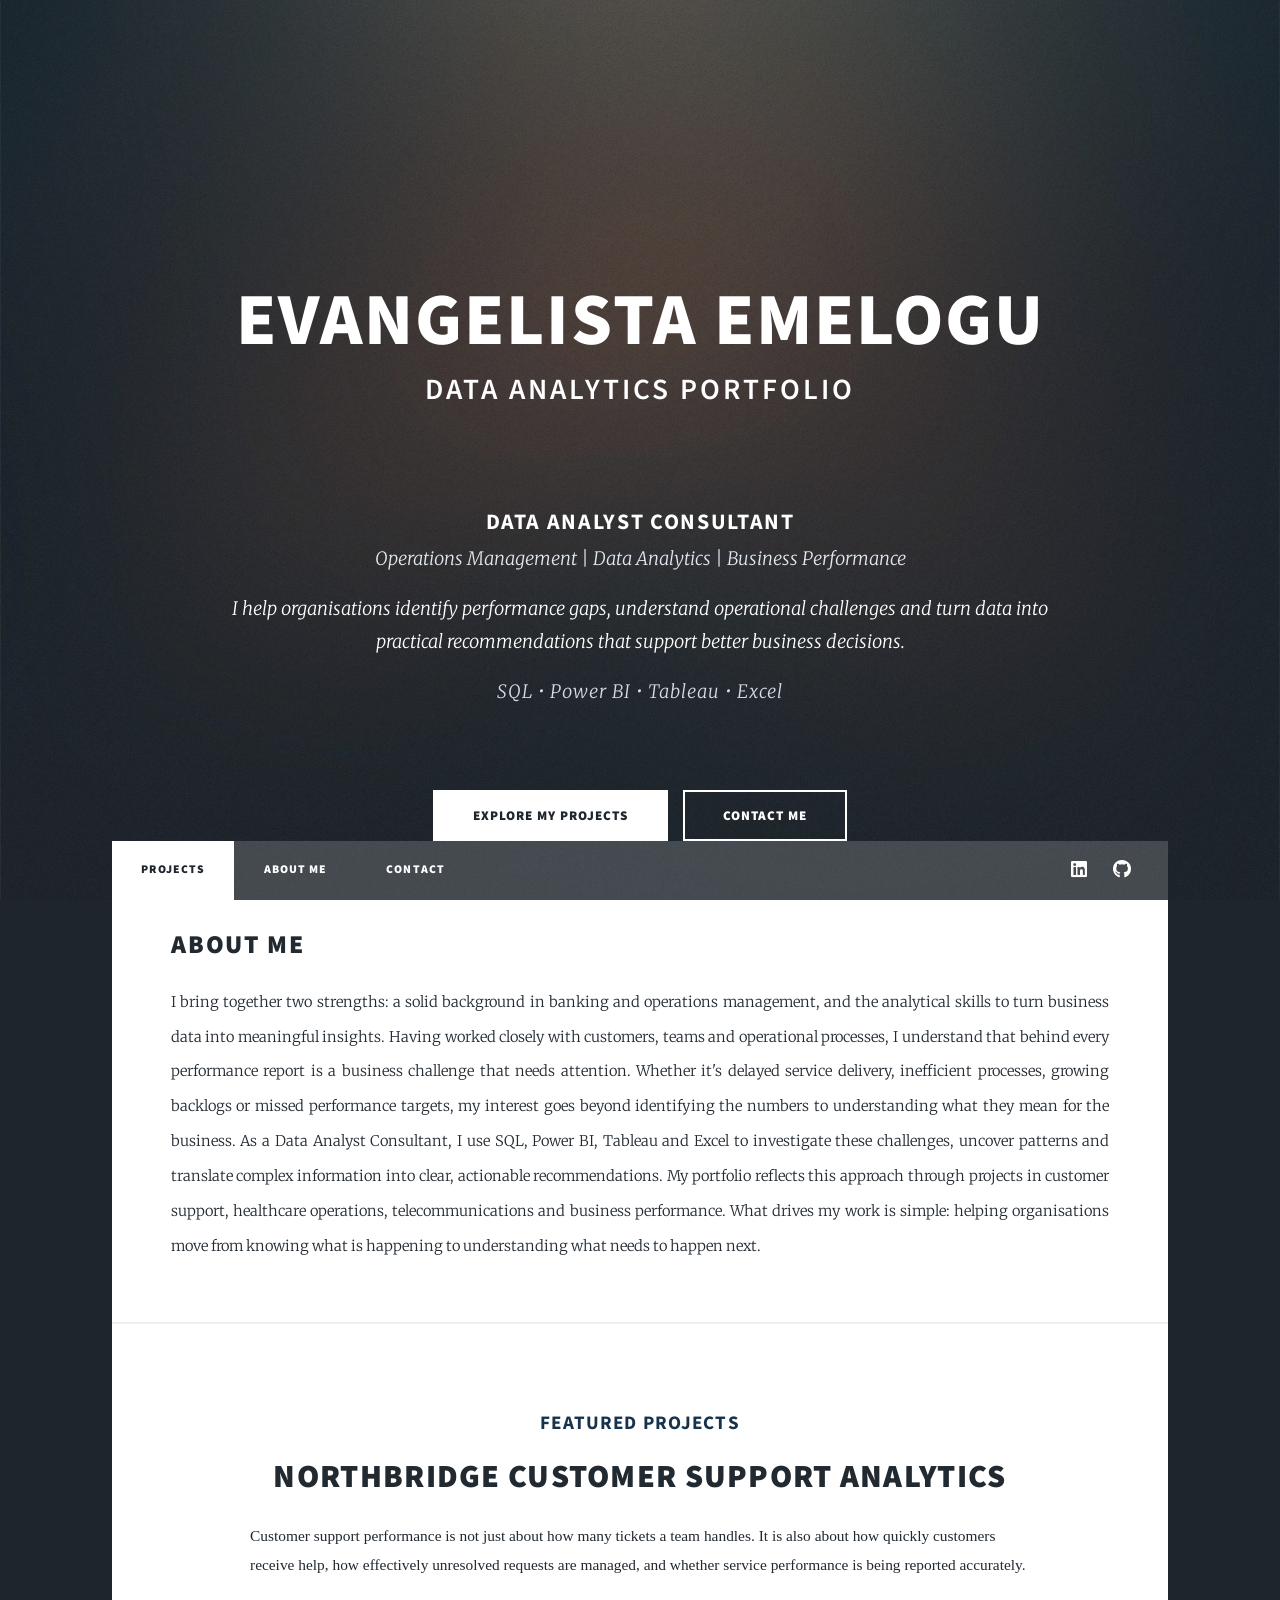
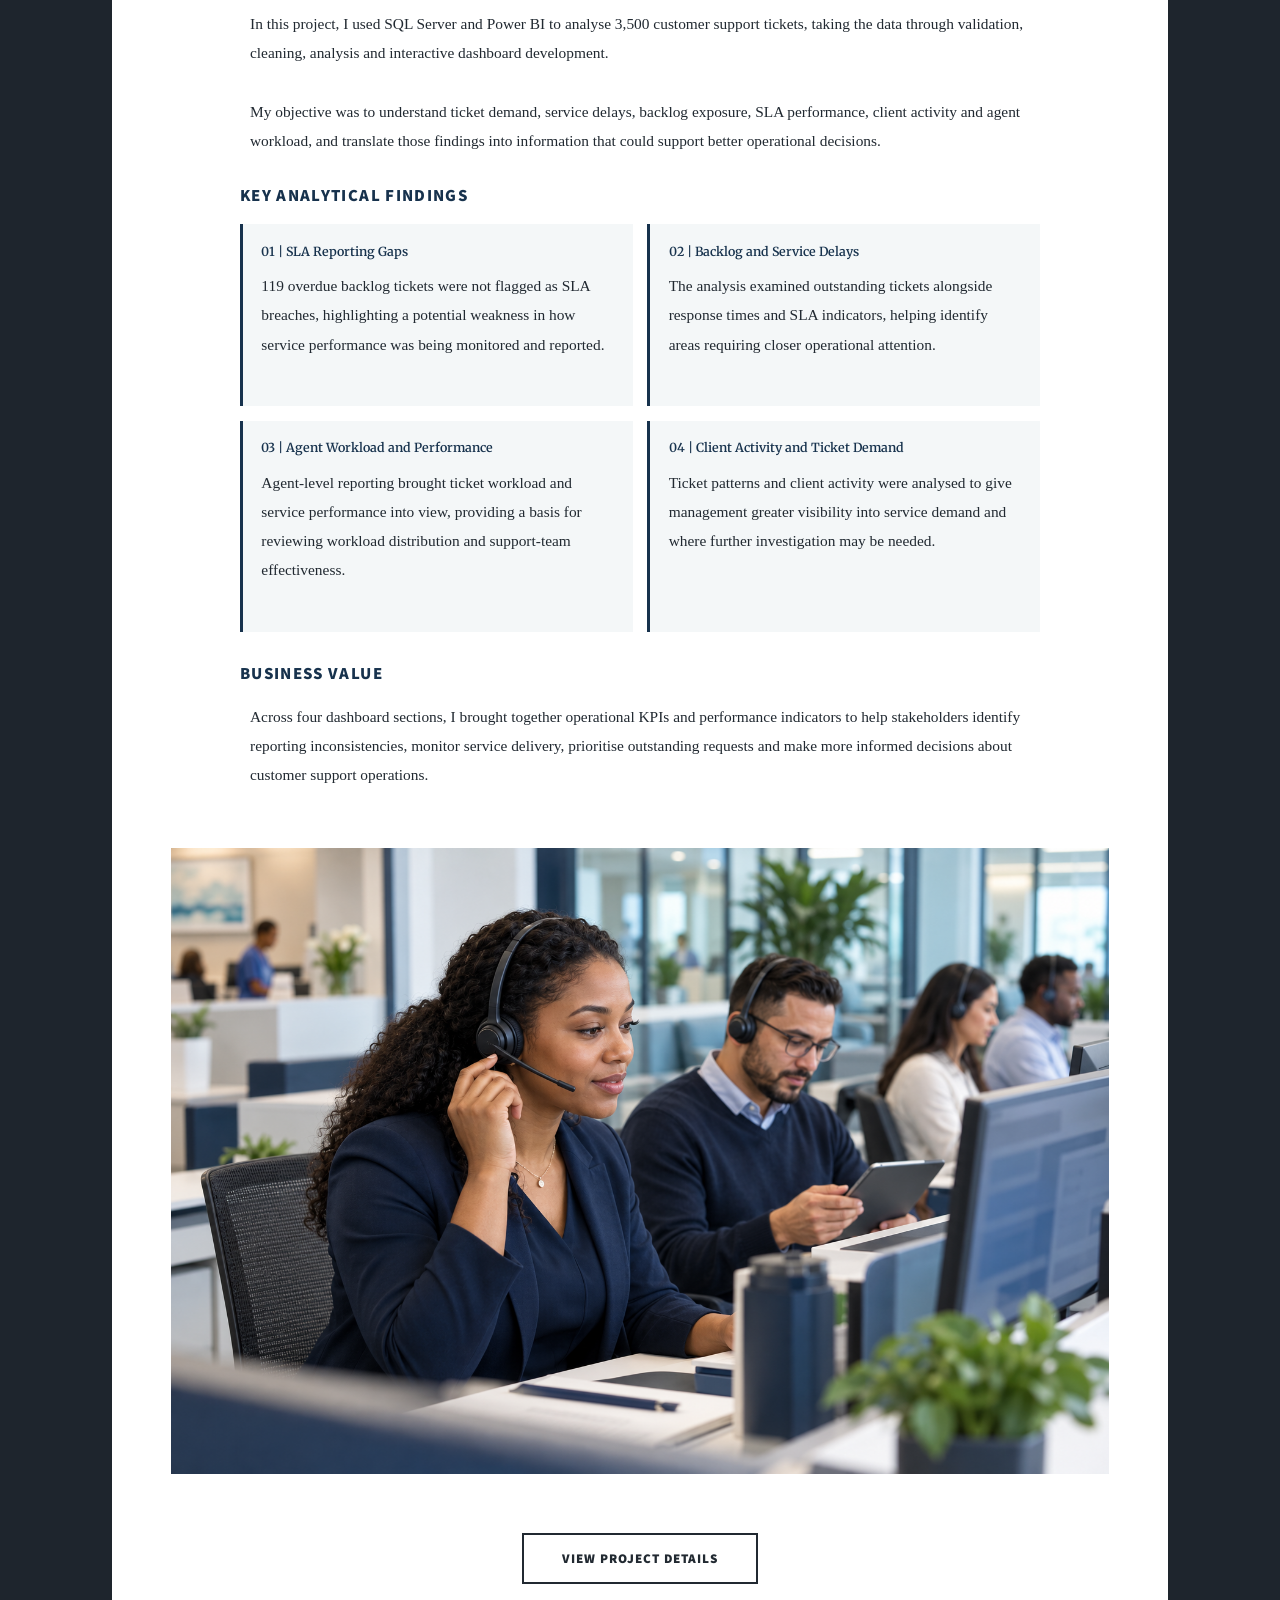
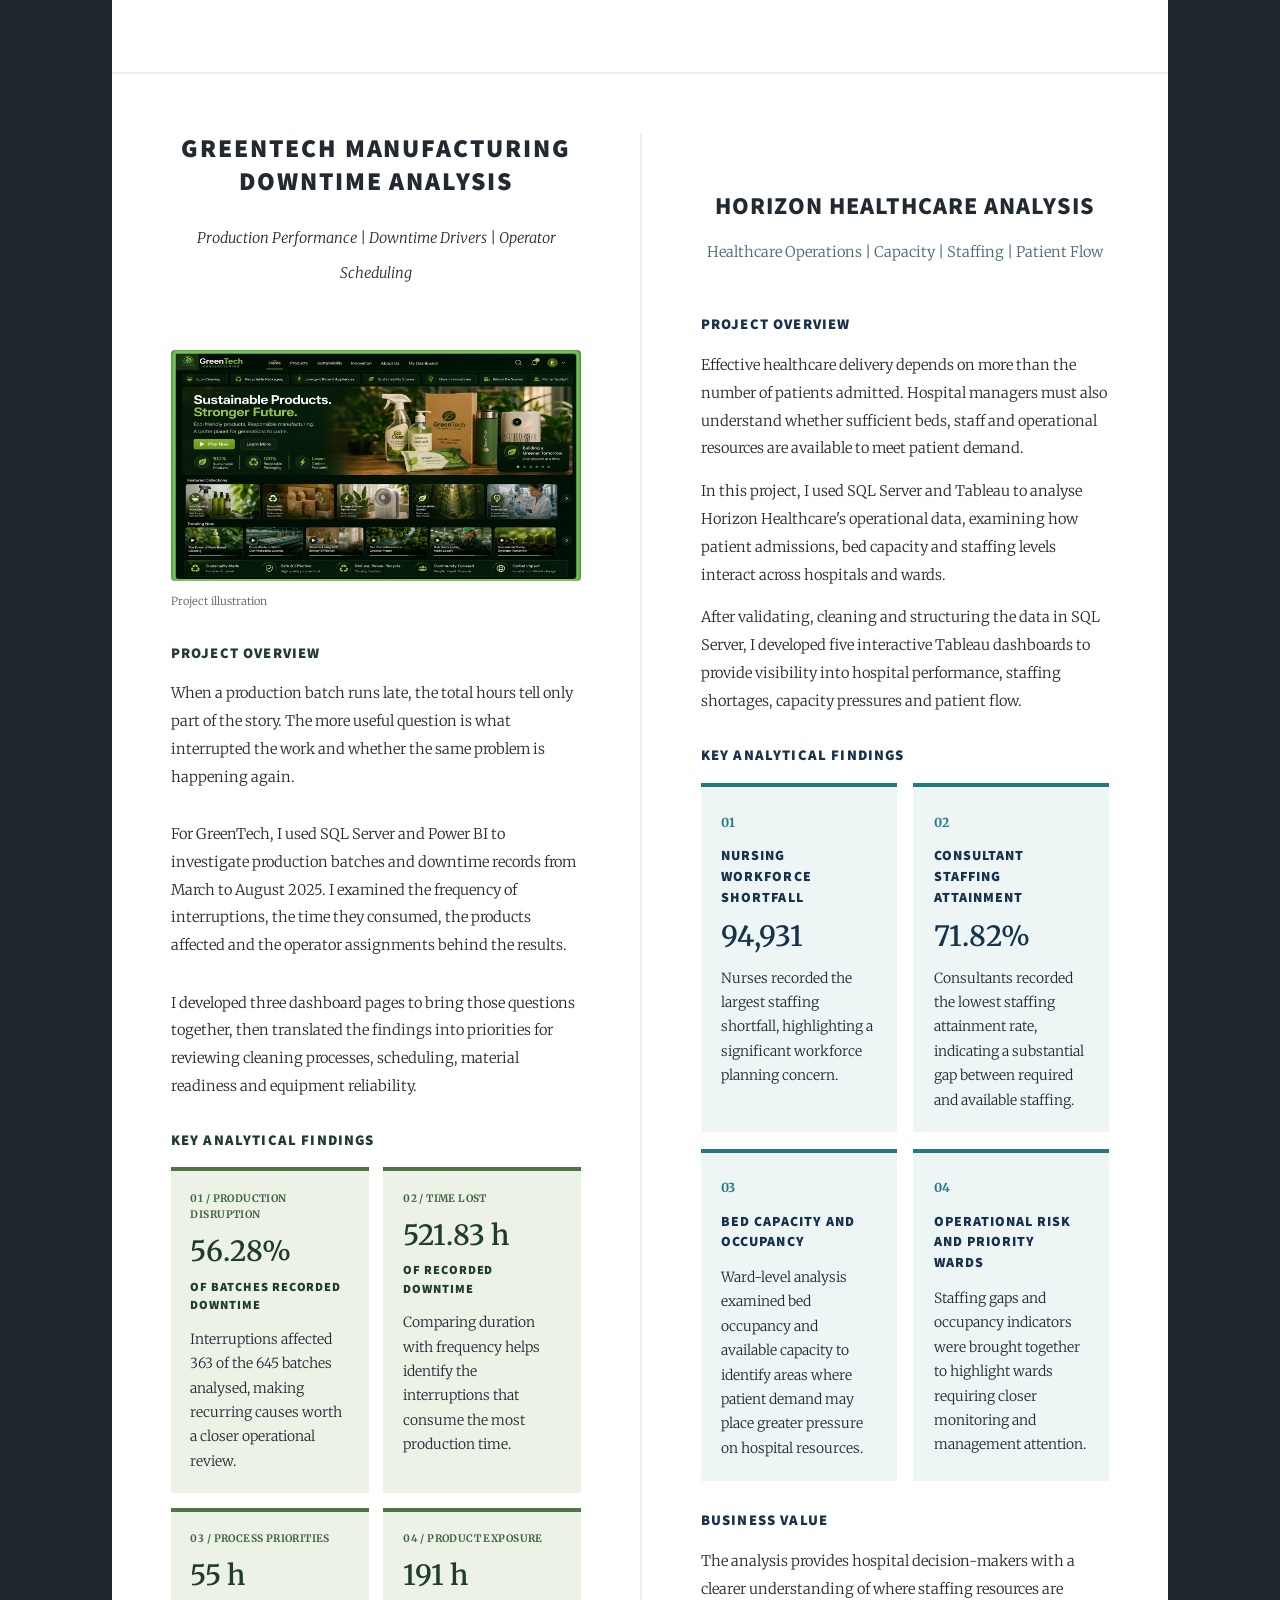
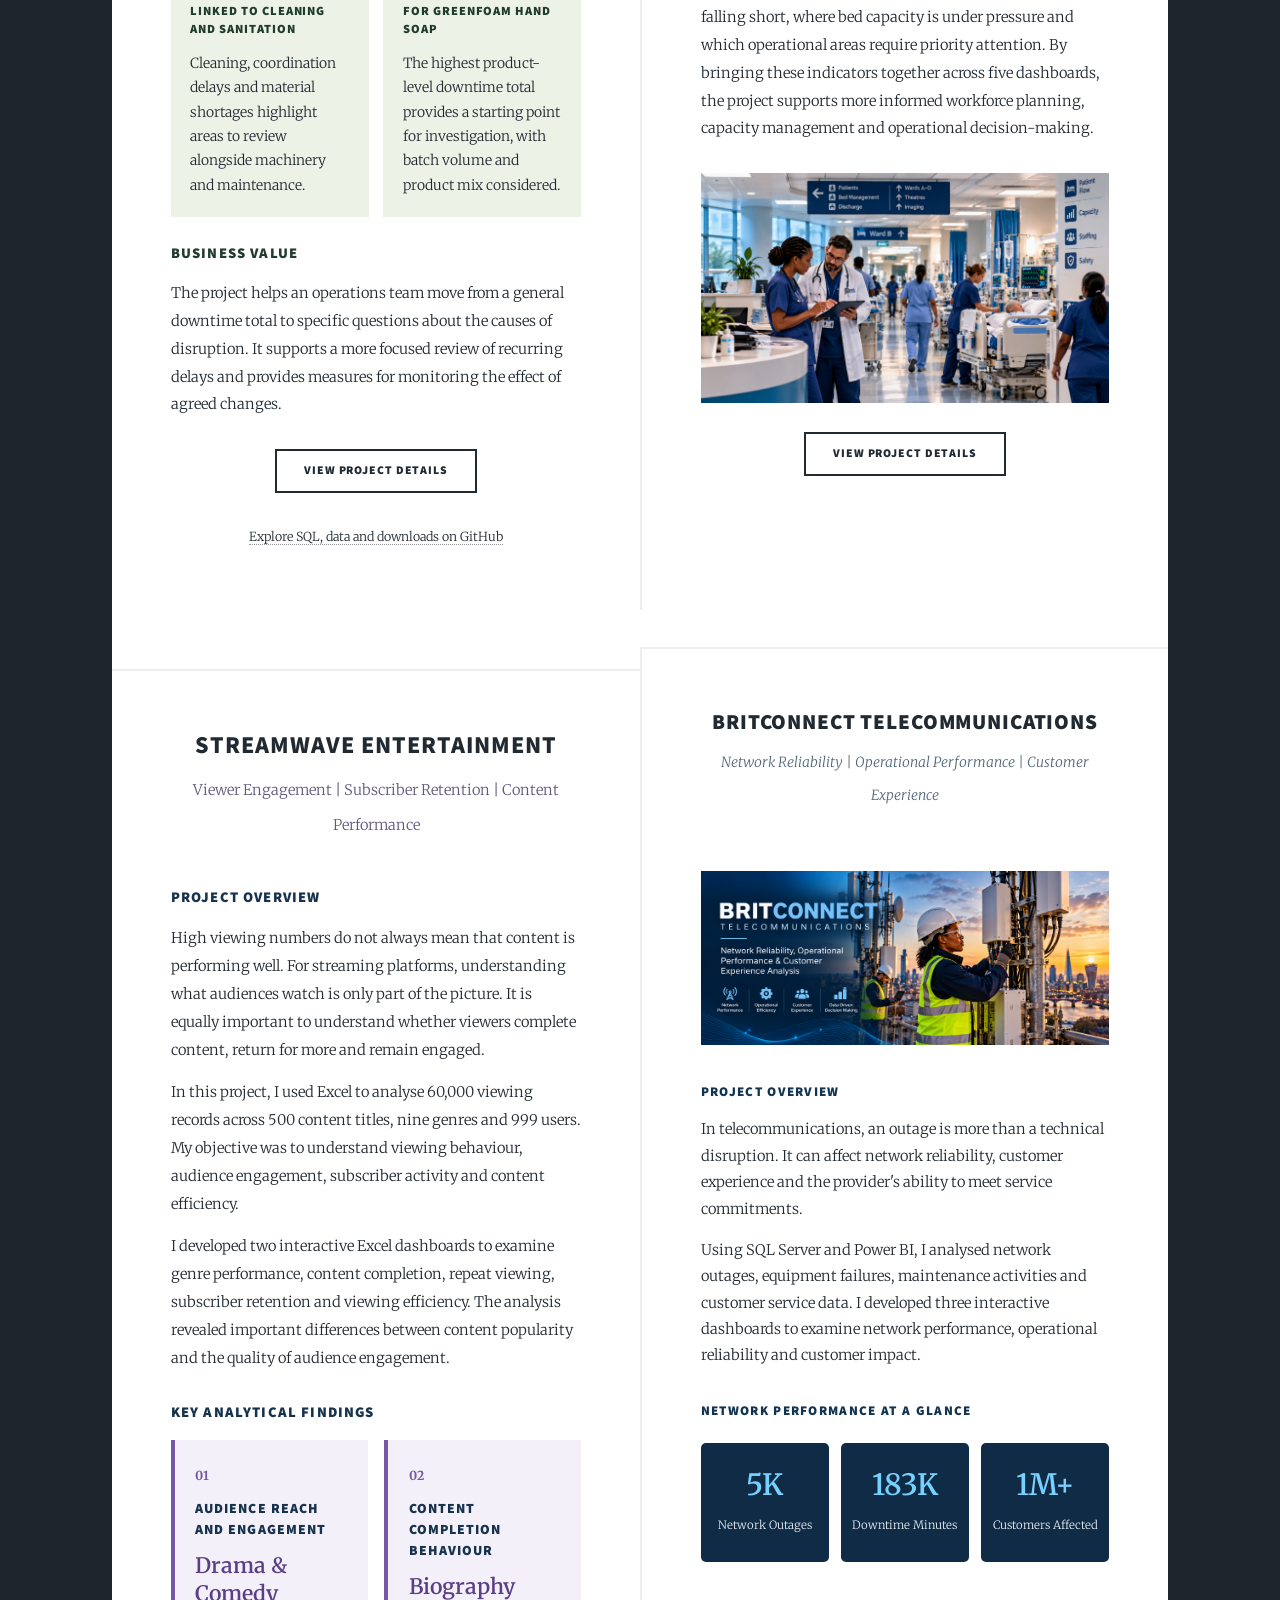
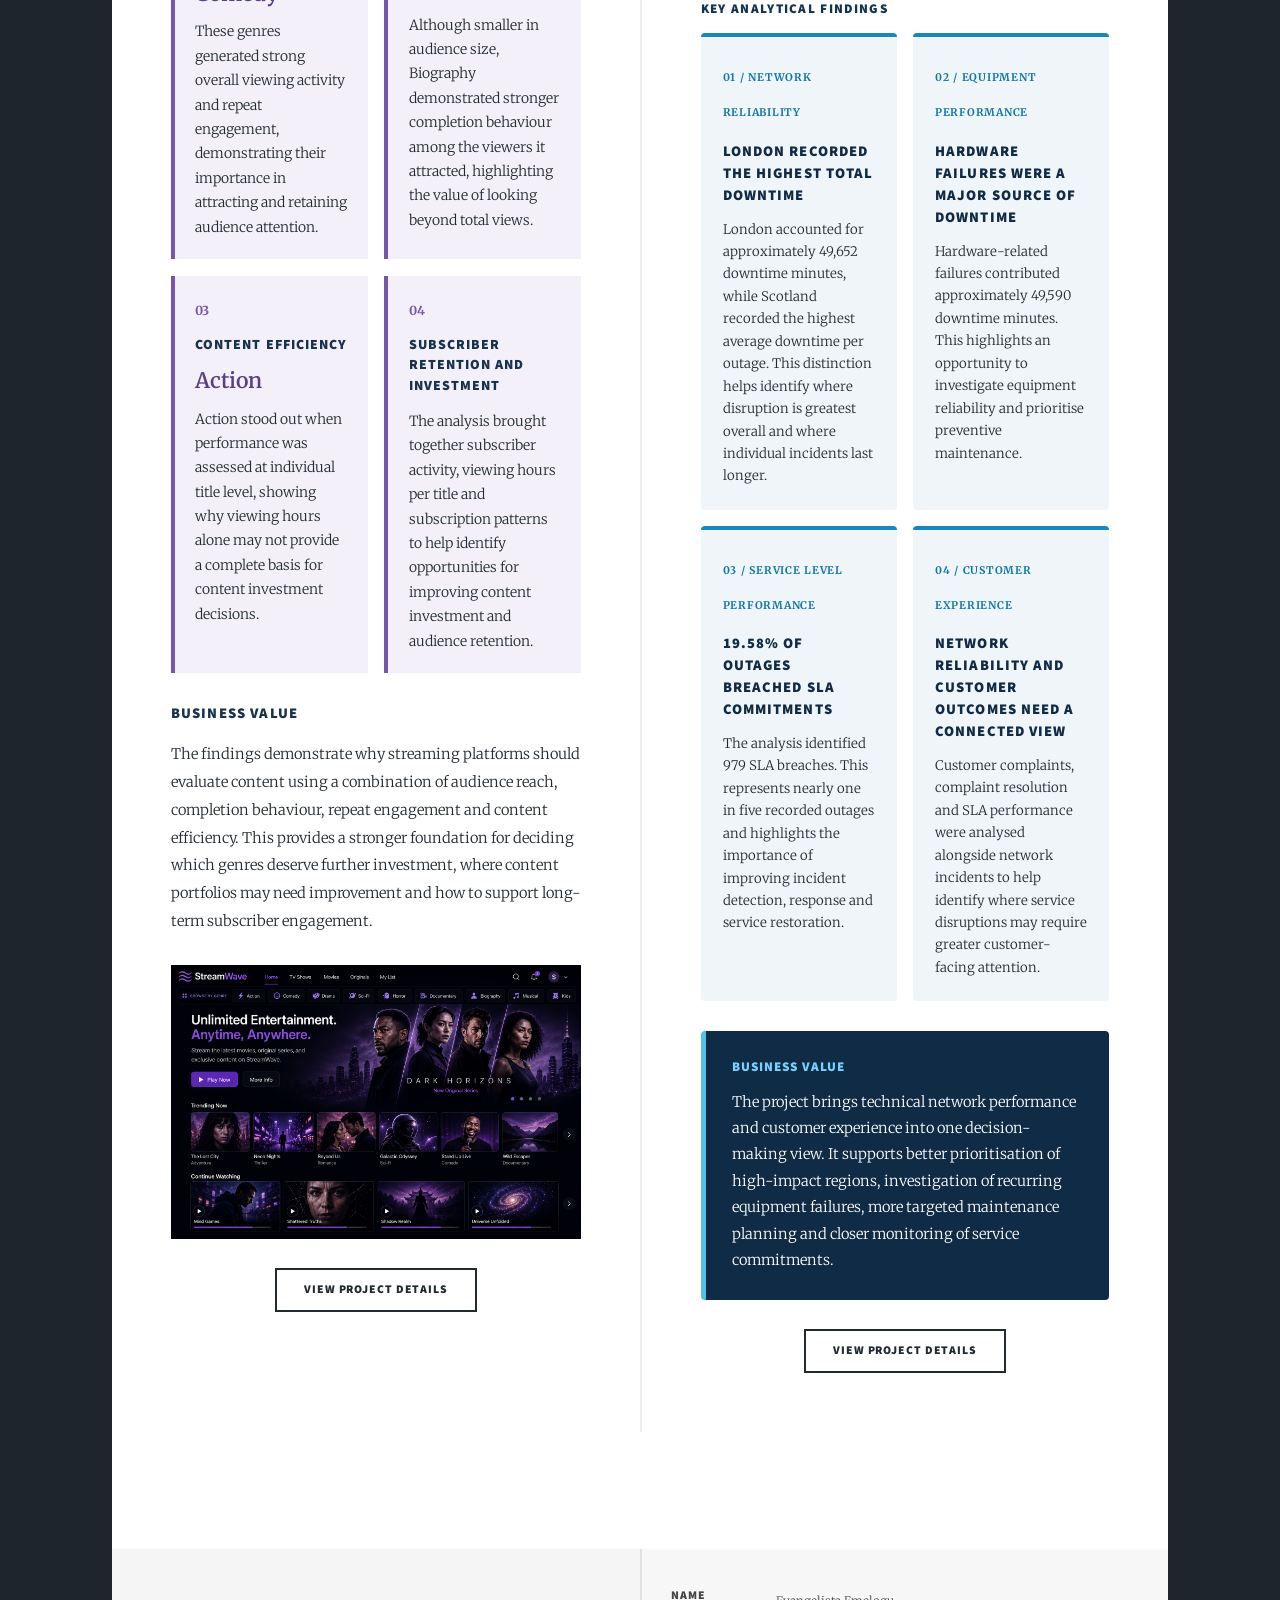
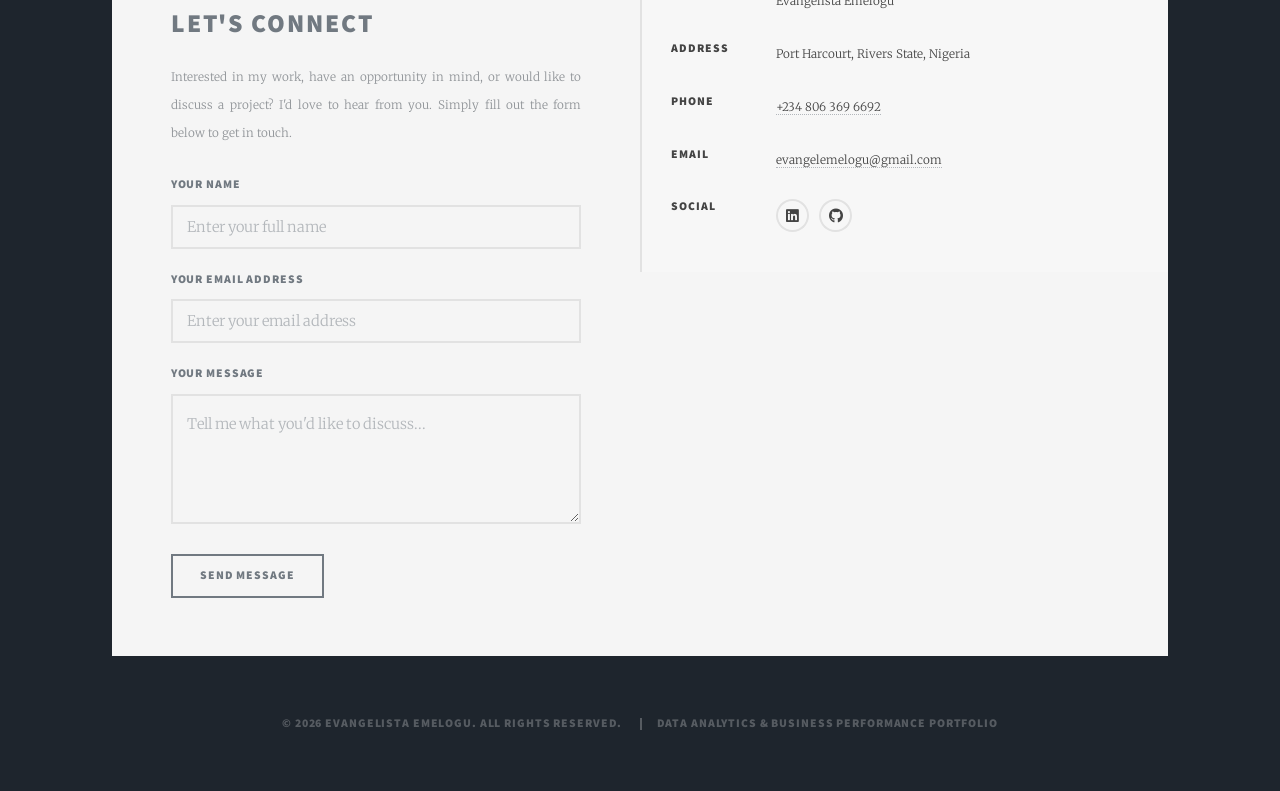
<file: index.html>
<!DOCTYPE HTML>
<!--
	Massively by HTML5 UP
	html5up.net | @ajlkn
	Free for personal and commercial use under the CCA 3.0 license (html5up.net/license)
-->
<html>
	<head>
		<title>Evangelista Emelogu | Data Analytics Portfolio</title>
    <meta name="description" content="Explore Evangelista Emelogu's data analytics portfolio featuring SQL, Power BI, Tableau and Excel projects.">

<meta property="og:title" content="Evangelista Emelogu | Data Analytics Portfolio">

<meta property="og:description" content="Data analytics projects focused on business performance, healthcare operations, customer support and telecommunications.">

<meta property="og:type" content="website">

<meta property="og:url" content="https://evangelemelogu.github.io/data-analytics-portfolio/">
		<meta charset="utf-8" />
		<meta name="viewport" content="width=device-width, initial-scale=1, user-scalable=no" />
		<link rel="stylesheet" href="assets/css/main.css" />
		<noscript><link rel="stylesheet" href="assets/css/noscript.css" /></noscript>
	
<style id="greentech-card-styles">
.greentech-project .gt-overview,.greentech-project .gt-business-value{text-align:left}
.greentech-project .gt-overview p,.greentech-project .gt-business-value p{text-align:left;font-size:1rem;line-height:1.9}
.greentech-project h3{color:#203c2d;font-size:1rem;letter-spacing:.08em;text-align:left;margin:1.8rem 0 1rem}
.greentech-project .gt-cover{margin:2rem 0;text-align:left}
.greentech-project .gt-cover .image{margin:0 0 .5rem}
.greentech-project .gt-cover img{width:100%;height:auto;border-radius:4px}
.greentech-project .gt-cover figcaption{font-size:.75rem;color:#526257}
.greentech-project .gt-findings{display:grid;grid-template-columns:repeat(2,minmax(0,1fr));gap:1rem}
.greentech-project .gt-finding{background:#edf2e7;border-top:4px solid #527344;padding:1.35rem;text-align:left;min-width:0}
.greentech-project .gt-finding>span{display:block;color:#416444;font-size:.7rem;font-weight:700;letter-spacing:.04em;line-height:1.6;margin-bottom:.8rem}
.greentech-project .gt-finding>strong{display:block;color:#203c2d;font-size:1.9rem;line-height:1.2;margin-bottom:.6rem}
.greentech-project .gt-finding h4{font-size:.85rem;line-height:1.5;color:#203c2d;margin-bottom:.8rem}
.greentech-project .gt-finding p{font-size:.95rem;line-height:1.75;margin:0;text-align:left}
.greentech-project .gt-business-value{margin:1.8rem 0}
.greentech-project .gt-secondary-link{text-align:center;font-size:.85rem}
@media(max-width:480px){.greentech-project .gt-findings{grid-template-columns:1fr}}
</style>
</head>
	<body class="is-preload">

		<!-- Wrapper -->
			<div id="wrapper" class="fade-in">

				<!-- Intro -->
					<div id="intro">
						
<div class="portfolio-heading">
    <h1>EVANGELISTA EMELOGU</h1>
    <h2>DATA ANALYTICS PORTFOLIO</h2>
</div>

						<p><p></p>
						
<div class="hero-introduction">
    <h3>Data Analyst Consultant</h3>

    <p class="hero-specialisation">
        Operations Management | Data Analytics |
        Business Performance
    </p>

    <p class="hero-value">
        I help organisations identify performance gaps,
        understand operational challenges and turn data
        into practical recommendations that support
        better business decisions.
    </p>

    <p class="hero-tools">
        SQL &bull; Power BI &bull; Tableau &bull; Excel
    </p>
</div>
</p>
						<ul class="actions special">
    <li>
        <a href="#main" class="button primary large">
            Explore My Projects
        </a>
    </li>
    <li>
        <a href="#footer" class="button large">
            Contact Me
        </a>
    </li>
</ul>
					</div>

				<!-- Header -->
					<header id="header">
						<a href="index.html" class="logo"> PORTFOLIO OVERVIEW</a>
					</header>

				<!-- Nav -->
					<nav id="nav">
						<ul class="links">
							<ul class="links">
    <li class="active">
        <a href="#main">Projects</a>
    </li>
    <li>
        <a href="#about">About Me</a>
    </li>
    <li>
        <a href="#footer">Contact</a>
    </li>
</ul>
							
						</ul>
						<ul class="icons">
    <li>
        <a href="https://www.linkedin.com/in/evangelistaemelogu"
           class="icon brands fa-linkedin"
           target="_blank"
           rel="noopener noreferrer">
            <span class="label">LinkedIn</span>
        </a>
    </li>
    <li>
        <a href="https://github.com/evangelemelogu"
   class="icon brands fa-github"
   target="_blank"
   rel="noopener noreferrer">
    <span class="label">GitHub</span>
</a>
    </li>
</ul>
					</nav>

				<!-- Main -->
					
			<!-- Main -->
<div id="main">

    <!-- About Me -->
    <section id="about">
        <h2>About Me</h2>

        <p>
I bring together two strengths: a solid background in banking and operations management, and the analytical skills to turn business data into meaningful insights.

Having worked closely with customers, teams and operational processes, I understand that behind every performance report is a business challenge that needs attention. Whether it's delayed service delivery, inefficient processes, growing backlogs or missed performance targets, my interest goes beyond identifying the numbers to understanding what they mean for the business.

As a Data Analyst Consultant, I use SQL, Power BI, Tableau and Excel to investigate these challenges, uncover patterns and translate complex information into clear, actionable recommendations.

My portfolio reflects this approach through projects in customer support, healthcare operations, telecommunications and business performance.

What drives my work is simple: helping organisations move from knowing what is happening to understanding what needs to happen next.
        </p>
    </section>

    <!-- Featured Post -->
    

						<!-- Featured Post -->
							<article class="post featured">
								<header class="major">
								 
<h2 class="featured-projects-heading">FEATURED PROJECTS</h2>
									<h2 class="northbridge-title">
    <a href="#">NorthBridge Customer Support Analytics</a>
</h2>
									

<div class="northbridge-summary">

    <p>
        Customer support performance is not just about how many
        tickets a team handles. It is also about how quickly
        customers receive help, how effectively unresolved
        requests are managed, and whether service performance
        is being reported accurately.
    </p>

    <p>
        In this project, I used SQL Server and Power BI to
        analyse 3,500 customer support tickets, taking the
        data through validation, cleaning, analysis and
        interactive dashboard development.
    </p>

    <p>
        My objective was to understand ticket demand,
        service delays, backlog exposure, SLA performance,
        client activity and agent workload, and translate
        those findings into information that could support
        better operational decisions.
    </p>

    <h3>KEY ANALYTICAL FINDINGS</h3>

    <div class="northbridge-findings">

        <div class="northbridge-finding">
            <strong>01 | SLA Reporting Gaps</strong>
            <p>
                119 overdue backlog tickets were not flagged
                as SLA breaches, highlighting a potential
                weakness in how service performance was
                being monitored and reported.
            </p>
        </div>

        <div class="northbridge-finding">
            <strong>02 | Backlog and Service Delays</strong>
            <p>
                The analysis examined outstanding tickets
                alongside response times and SLA indicators,
                helping identify areas requiring closer
                operational attention.
            </p>
        </div>

        <div class="northbridge-finding">
            <strong>03 | Agent Workload and Performance</strong>
            <p>
                Agent-level reporting brought ticket workload
                and service performance into view, providing
                a basis for reviewing workload distribution
                and support-team effectiveness.
            </p>
        </div>

        <div class="northbridge-finding">
            <strong>04 | Client Activity and Ticket Demand</strong>
            <p>
                Ticket patterns and client activity were
                analysed to give management greater
                visibility into service demand and where
                further investigation may be needed.
            </p>
        </div>

    </div>

    <h3>BUSINESS VALUE</h3>

    <p>
        Across four dashboard sections, I brought together
        operational KPIs and performance indicators to help
        stakeholders identify reporting inconsistencies,
        monitor service delivery, prioritise outstanding
        requests and make more informed decisions about
        customer support operations.
    </p>

</div>

								</header>
								<a href="#" class="image main"><img src="images/northbridge-support.png" alt="" /></a>
								<ul class="actions special">
									<li><a href="northbridge.html" class="button large">VIEW PROJECT DETAILS</a></li>
								</ul>
							</article>

						<!-- Posts -->
							<section class="posts">
								
<article class="greentech-project" id="greentech">
  <header class="major">
    <h2><a href="greentech.html">GreenTech Manufacturing<br>Downtime Analysis</a></h2>
    <p>Production Performance | Downtime Drivers | Operator Scheduling</p>
  </header>

  <figure class="gt-cover">
    <a href="greentech.html" class="image fit"><img src="images/greentech-cover.png" alt="GreenTech brand illustration featuring eco-cleaning products, recyclable packaging and sustainable manufacturing" width="1600" height="900" loading="lazy"></a>
    <figcaption>Project illustration</figcaption>
  </figure>

  <div class="gt-overview">
    <h3>PROJECT OVERVIEW</h3>
    <p>When a production batch runs late, the total hours tell only part of the story. The more useful question is what interrupted the work and whether the same problem is happening again.</p>
    <p>For GreenTech, I used SQL Server and Power BI to investigate production batches and downtime records from March to August 2025. I examined the frequency of interruptions, the time they consumed, the products affected and the operator assignments behind the results.</p>
    <p>I developed three dashboard pages to bring those questions together, then translated the findings into priorities for reviewing cleaning processes, scheduling, material readiness and equipment reliability.</p>
  </div>

  <h3>KEY ANALYTICAL FINDINGS</h3>
  <div class="gt-findings">
    <div class="gt-finding"><span>01 / PRODUCTION DISRUPTION</span><strong>56.28%</strong><h4>of batches recorded downtime</h4><p>Interruptions affected 363 of the 645 batches analysed, making recurring causes worth a closer operational review.</p></div>
    <div class="gt-finding"><span>02 / TIME LOST</span><strong>521.83 h</strong><h4>of recorded downtime</h4><p>Comparing duration with frequency helps identify the interruptions that consume the most production time.</p></div>
    <div class="gt-finding"><span>03 / PROCESS PRIORITIES</span><strong>55 h</strong><h4>linked to cleaning and sanitation</h4><p>Cleaning, coordination delays and material shortages highlight areas to review alongside machinery and maintenance.</p></div>
    <div class="gt-finding"><span>04 / PRODUCT EXPOSURE</span><strong>191 h</strong><h4>for GreenFoam Hand Soap</h4><p>The highest product-level downtime total provides a starting point for investigation, with batch volume and product mix considered.</p></div>
  </div>

  <div class="gt-business-value"><h3>BUSINESS VALUE</h3><p>The project helps an operations team move from a general downtime total to specific questions about the causes of disruption. It supports a more focused review of recurring delays and provides measures for monitoring the effect of agreed changes.</p></div>
  <ul class="actions special"><li><a href="greentech.html" class="button">VIEW PROJECT DETAILS</a></li></ul>
  <p class="gt-secondary-link"><a href="https://github.com/evangelemelogu/GreenTech-Manufacturing-Downtime-Analysis" target="_blank" rel="noopener noreferrer">Explore SQL, data and downloads on GitHub</a></p>
</article>

<article class="horizon-feature">
  <header class="major">
    <h2>
      <a href="horizon-healthcare.html">
        HORIZON HEALTHCARE ANALYSIS
      </a>
    </h2>
    <p class="horizon-subtitle">
      Healthcare Operations | Capacity | Staffing | Patient Flow
    </p>
  </header>

  <div class="horizon-overview">
    <h3>PROJECT OVERVIEW</h3>

    <p>
      Effective healthcare delivery depends on more than the number of
      patients admitted. Hospital managers must also understand whether
      sufficient beds, staff and operational resources are available
      to meet patient demand.
    </p>

    <p>
      In this project, I used SQL Server and Tableau to analyse
      Horizon Healthcare's operational data, examining how patient
      admissions, bed capacity and staffing levels interact across
      hospitals and wards.
    </p>

    <p>
      After validating, cleaning and structuring the data in SQL Server,
      I developed five interactive Tableau dashboards to provide
      visibility into hospital performance, staffing shortages,
      capacity pressures and patient flow.
    </p>
  </div>

  <section class="horizon-findings">
    <h3>KEY ANALYTICAL FINDINGS</h3>

    <div class="horizon-findings-grid">
      <div class="horizon-finding">
        <span class="horizon-number">01</span>
        <h4>Nursing Workforce Shortfall</h4>
        <strong>94,931</strong>
        <p>
          Nurses recorded the largest staffing shortfall,
          highlighting a significant workforce planning concern.
        </p>
      </div>

      <div class="horizon-finding">
        <span class="horizon-number">02</span>
        <h4>Consultant Staffing Attainment</h4>
        <strong>71.82%</strong>
        <p>
          Consultants recorded the lowest staffing attainment rate,
          indicating a substantial gap between required and
          available staffing.
        </p>
      </div>

      <div class="horizon-finding">
        <span class="horizon-number">03</span>
        <h4>Bed Capacity and Occupancy</h4>
        <p>
          Ward-level analysis examined bed occupancy and available
          capacity to identify areas where patient demand may place
          greater pressure on hospital resources.
        </p>
      </div>

      <div class="horizon-finding">
        <span class="horizon-number">04</span>
        <h4>Operational Risk and Priority Wards</h4>
        <p>
          Staffing gaps and occupancy indicators were brought together
          to highlight wards requiring closer monitoring and
          management attention.
        </p>
      </div>
    </div>
  </section>

  <section class="horizon-business-value">
    <h3>BUSINESS VALUE</h3>
    <p>
      The analysis provides hospital decision-makers with a clearer
      understanding of where staffing resources are falling short,
      where bed capacity is under pressure and which operational
      areas require priority attention. By bringing these indicators
      together across five dashboards, the project supports more
      informed workforce planning, capacity management and
      operational decision-making.
    </p>
  </section>

  <a href="horizon-healthcare.html" class="image fit horizon-image">
    <img src="images/Healthcare Operations.png"
         alt="Healthcare professionals managing hospital operations" />
  </a>

  <ul class="actions special">
    <li>
      <a href="horizon-healthcare.html" class="button">
        VIEW PROJECT DETAILS
      </a>
    </li>
  </ul>
</article>

								
<!-- STREAMWAVE ENTERTAINMENT -->
<article class="streamwave-feature">

  <header class="major">
    <h2>
      <a href="streamwave.html">
        STREAMWAVE ENTERTAINMENT
      </a>
    </h2>
    <p class="streamwave-subtitle">
      Viewer Engagement | Subscriber Retention | Content Performance
    </p>
  </header>

  <section class="streamwave-overview">
    <h3>PROJECT OVERVIEW</h3>

    <p>
      High viewing numbers do not always mean that content is
      performing well. For streaming platforms, understanding
      what audiences watch is only part of the picture.
      It is equally important to understand whether viewers
      complete content, return for more and remain engaged.
    </p>

    <p>
      In this project, I used Excel to analyse 60,000 viewing
      records across 500 content titles, nine genres and
      999 users. My objective was to understand viewing
      behaviour, audience engagement, subscriber activity
      and content efficiency.
    </p>

    <p>
      I developed two interactive Excel dashboards to
      examine genre performance, content completion,
      repeat viewing, subscriber retention and viewing
      efficiency. The analysis revealed important
      differences between content popularity and
      the quality of audience engagement.
    </p>
  </section>

  <section class="streamwave-findings">
    <h3>KEY ANALYTICAL FINDINGS</h3>

    <div class="streamwave-findings-grid">

      <div class="streamwave-finding">
        <span class="streamwave-number">01</span>
        <h4>Audience Reach and Engagement</h4>
        <strong>Drama &amp; Comedy</strong>
        <p>
          These genres generated strong overall viewing
          activity and repeat engagement, demonstrating
          their importance in attracting and retaining
          audience attention.
        </p>
      </div>

      <div class="streamwave-finding">
        <span class="streamwave-number">02</span>
        <h4>Content Completion Behaviour</h4>
        <strong>Biography</strong>
        <p>
          Although smaller in audience size, Biography
          demonstrated stronger completion behaviour
          among the viewers it attracted, highlighting
          the value of looking beyond total views.
        </p>
      </div>

      <div class="streamwave-finding">
        <span class="streamwave-number">03</span>
        <h4>Content Efficiency</h4>
        <strong>Action</strong>
        <p>
          Action stood out when performance was assessed
          at individual title level, showing why viewing
          hours alone may not provide a complete basis
          for content investment decisions.
        </p>
      </div>

      <div class="streamwave-finding">
        <span class="streamwave-number">04</span>
        <h4>Subscriber Retention and Investment</h4>
        <p>
          The analysis brought together subscriber
          activity, viewing hours per title and
          subscription patterns to help identify
          opportunities for improving content
          investment and audience retention.
        </p>
      </div>

    </div>
  </section>

  <section class="streamwave-business-value">
    <h3>BUSINESS VALUE</h3>
    <p>
      The findings demonstrate why streaming platforms
      should evaluate content using a combination of
      audience reach, completion behaviour, repeat
      engagement and content efficiency. This provides
      a stronger foundation for deciding which genres
      deserve further investment, where content
      portfolios may need improvement and how to
      support long-term subscriber engagement.
    </p>
  </section>

  <a href="streamwave.html" class="image fit streamwave-image">
    <img src="images/streamwave .png"
         alt="StreamWave Entertainment analytics project" />
  </a>

  <ul class="actions special">
    <li>
      <a href="streamwave.html" class="button">
        VIEW PROJECT DETAILS
      </a>
    </li>
  </ul>

</article>

								
<article class="britconnect-project">

  <header class="major">
    <h2>
      <a href="britconnect.html">
        BRITCONNECT TELECOMMUNICATIONS
      </a>
    </h2>
    <p class="britconnect-subtitle">
      Network Reliability | Operational Performance | Customer Experience
    </p>
  </header>

  <a href="britconnect.html" class="image fit">
    <img src="images\BritConnect Telecoms at Golden Hour.png"
         alt="BritConnect Telecommunications network operations" />
  </a>

  <div class="britconnect-content">

    <h3 class="britconnect-label">PROJECT OVERVIEW</h3>

    <p>
      In telecommunications, an outage is more than a technical disruption.
      It can affect network reliability, customer experience and the
      provider's ability to meet service commitments.
    </p>

    <p>
      Using SQL Server and Power BI, I analysed network outages,
      equipment failures, maintenance activities and customer service
      data. I developed three interactive dashboards to examine
      network performance, operational reliability and customer impact.
    </p>

    <h3 class="britconnect-label">NETWORK PERFORMANCE AT A GLANCE</h3>

    <div class="britconnect-kpis">
      <div class="britconnect-kpi">
        <strong>5K</strong>
        <span>Network Outages</span>
      </div>

      <div class="britconnect-kpi">
        <strong>183K</strong>
        <span>Downtime Minutes</span>
      </div>

      <div class="britconnect-kpi">
        <strong>1M+</strong>
        <span>Customers Affected</span>
      </div>
    </div>

    <h3 class="britconnect-label">KEY ANALYTICAL FINDINGS</h3>

    <div class="britconnect-insights">

      <div class="britconnect-insight">
        <span class="britconnect-number">01 / NETWORK RELIABILITY</span>
        <h4>London recorded the highest total downtime</h4>
        <p>
          London accounted for approximately 49,652 downtime minutes,
          while Scotland recorded the highest average downtime per outage.
          This distinction helps identify where disruption is greatest
          overall and where individual incidents last longer.
        </p>
      </div>

      <div class="britconnect-insight">
        <span class="britconnect-number">02 / EQUIPMENT PERFORMANCE</span>
        <h4>Hardware failures were a major source of downtime</h4>
        <p>
          Hardware-related failures contributed approximately 49,590
          downtime minutes. This highlights an opportunity to investigate
          equipment reliability and prioritise preventive maintenance.
        </p>
      </div>

      <div class="britconnect-insight">
        <span class="britconnect-number">03 / SERVICE LEVEL PERFORMANCE</span>
        <h4>19.58% of outages breached SLA commitments</h4>
        <p>
          The analysis identified 979 SLA breaches. This represents
          nearly one in five recorded outages and highlights the
          importance of improving incident detection, response
          and service restoration.
        </p>
      </div>

      <div class="britconnect-insight">
        <span class="britconnect-number">04 / CUSTOMER EXPERIENCE</span>
        <h4>Network reliability and customer outcomes need a connected view</h4>
        <p>
          Customer complaints, complaint resolution and SLA performance
          were analysed alongside network incidents to help identify
          where service disruptions may require greater customer-facing
          attention.
        </p>
      </div>

    </div>

    <div class="britconnect-value">
      <h3>BUSINESS VALUE</h3>
      <p>
        The project brings technical network performance and customer
        experience into one decision-making view. It supports better
        prioritisation of high-impact regions, investigation of recurring
        equipment failures, more targeted maintenance planning and
        closer monitoring of service commitments.
      </p>
    </div>

  </div>

  <ul class="actions special">
    <li>
      <a href="britconnect.html" class="button">
        VIEW PROJECT DETAILS
      </a>
    </li>
  </ul>

</article>

								

						<!-- Footer -->
							<footer>
								<div class="pagination">
									<!--<a href="#" class="previous">Prev</a>-->
									<a href="#" class="page active">1</a>
									<a href="#" class="page">2</a>
									<a href="#" class="page">3</a>
									<span class="extra">&hellip;</span>
									<a href="#" class="page">8</a>
									<a href="#" class="page">9</a>
									<a href="#" class="page">10</a>
									<a href="#" class="next">Next</a>
								</div>
							</footer>
</section>
					</div>

				<!-- Footer -->
					<footer id="footer">
						<section>
							
<div class="contact-intro">
    <h2>Let's Connect</h2>
    <p>
        Interested in my work, have an opportunity
        in mind, or would like to discuss a project?
        I'd love to hear from you.
        Simply fill out the form below to get in touch.
    </p>
</div>

							
<form id="contact-form">
    <div class="fields">
        <div class="field">
           <label for="name">Your Name</label>
<input type="text" name="name" id="name"
       placeholder="Enter your full name" required />
        </div>

        <div class="field">
           <label for="email">Your Email Address</label>
<input type="email" name="email" id="email"
       placeholder="Enter your email address" required />
        </div>
<div class="field">
    <label for="message">Your Message</label>
    <textarea
        name="message"
        id="message"
        rows="3"
        placeholder="Tell me what you'd like to discuss..."
        required></textarea>
</div>
    </div>

    <ul class="actions">
        <li>
            <input type="submit" value="Send Message" />
        </li>
    </ul>
</form>

<script>
document.getElementById("contact-form")
    .addEventListener("submit", function(event) {
        event.preventDefault();

        const name = document.getElementById("name").value;
        const email = document.getElementById("email").value;
        const message = document.getElementById("message").value;

        const subject = encodeURIComponent(
            "Portfolio Enquiry from " + name
        );

        const body = encodeURIComponent(
            "Name: " + name +
            "\nEmail: " + email +
            "\n\nMessage:\n" + message
        );

        window.location.href =
            "mailto:evangelemelogu@gmail.com?subject=" +
            subject + "&body=" + body;
    });
</script>

						</section>
						

<section class="contact-details">
		    <!-- NAME -->
    <section class="alt">
        <h3>Name</h3>
        <p>Evangelista Emelogu</p>
    </section>

    <!-- ADDRESS -->
    <section>
        <h3>Address</h3>
        <p>Port Harcourt, Rivers State, Nigeria</p>
    </section>

    <!-- PHONE -->
    <section>
        <h3>Phone</h3>
        <p>
            <a href="tel:+2348063696692">
                +234 806 369 6692
            </a>
        </p>
    </section>

    <!-- EMAIL -->
    <section>
        <h3>Email</h3>
        <p>
            <a href="mailto:evangelemelogu@gmail.com">
                evangelemelogu@gmail.com
            </a>
        </p>
    </section>

    <!-- SOCIAL -->
    <section>
        <h3>Social</h3>
        <ul class="icons alt">

            <li>
                <a href="https://www.linkedin.com/in/evangelistaemelogu"
                   class="icon brands alt fa-linkedin"
                   target="_blank"
                   rel="noopener noreferrer">
                    <span class="label">LinkedIn</span>
                </a>
            </li>

            <li>
                <a href="https://github.com/evangelemelogu"
                   class="icon brands alt fa-github"
                   target="_blank"
                   rel="noopener noreferrer">
                    <span class="label">GitHub</span>
                </a>
            </li>

        </ul>
    </section>

</section>

</footer>


				<!-- Copyright -->
					
<div id="copyright">
    <ul>
        <li>
            &copy; 2026 Evangelista Emelogu.
            All Rights Reserved.
        </li>
        <li>
            Data Analytics & Business Performance Portfolio
        </li>
    </ul>
</div>


			</div>

		<!-- Scripts -->
			<script src="assets/js/jquery.min.js"></script>
			<script src="assets/js/jquery.scrollex.min.js"></script>
			<script src="assets/js/jquery.scrolly.min.js"></script>
			<script src="assets/js/browser.min.js"></script>
			<script src="assets/js/breakpoints.min.js"></script>
			<script src="assets/js/util.js"></script>
			<script src="assets/js/main.js"></script>

	</body>
</html>
</file>
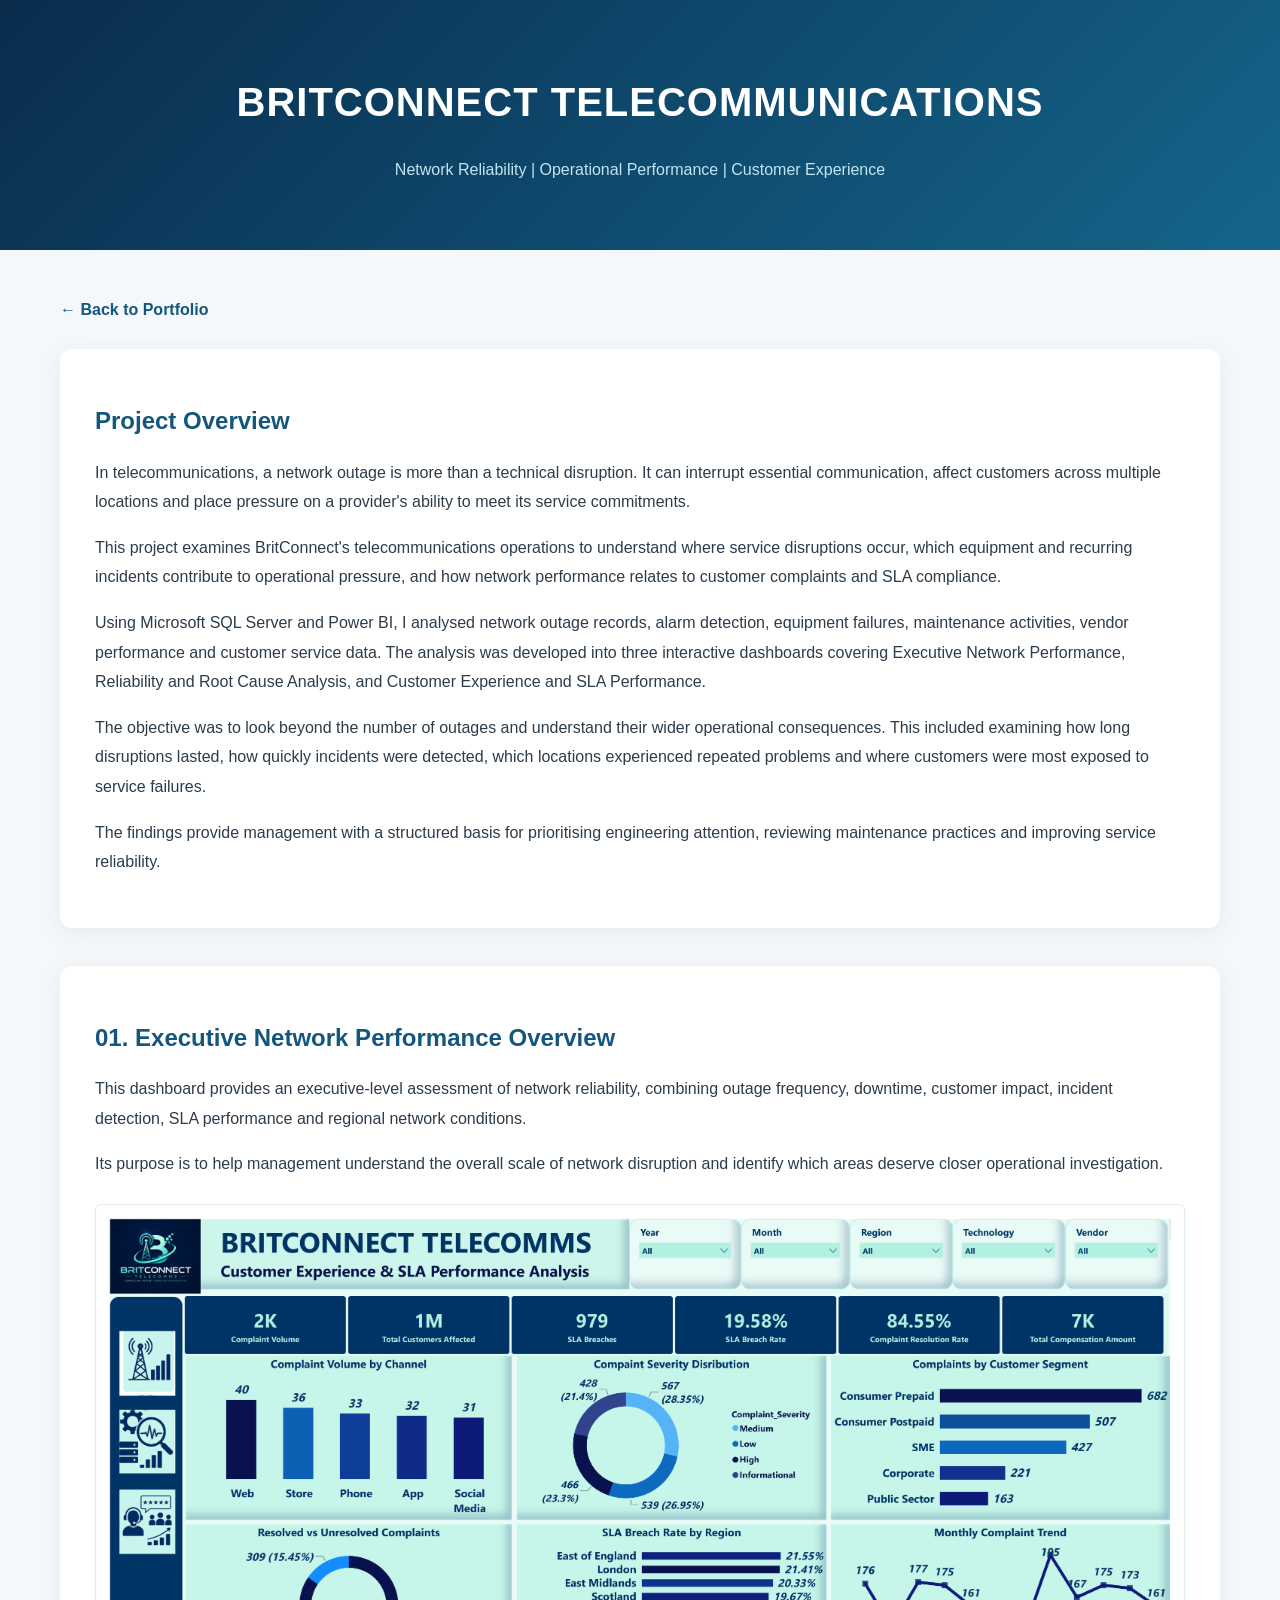
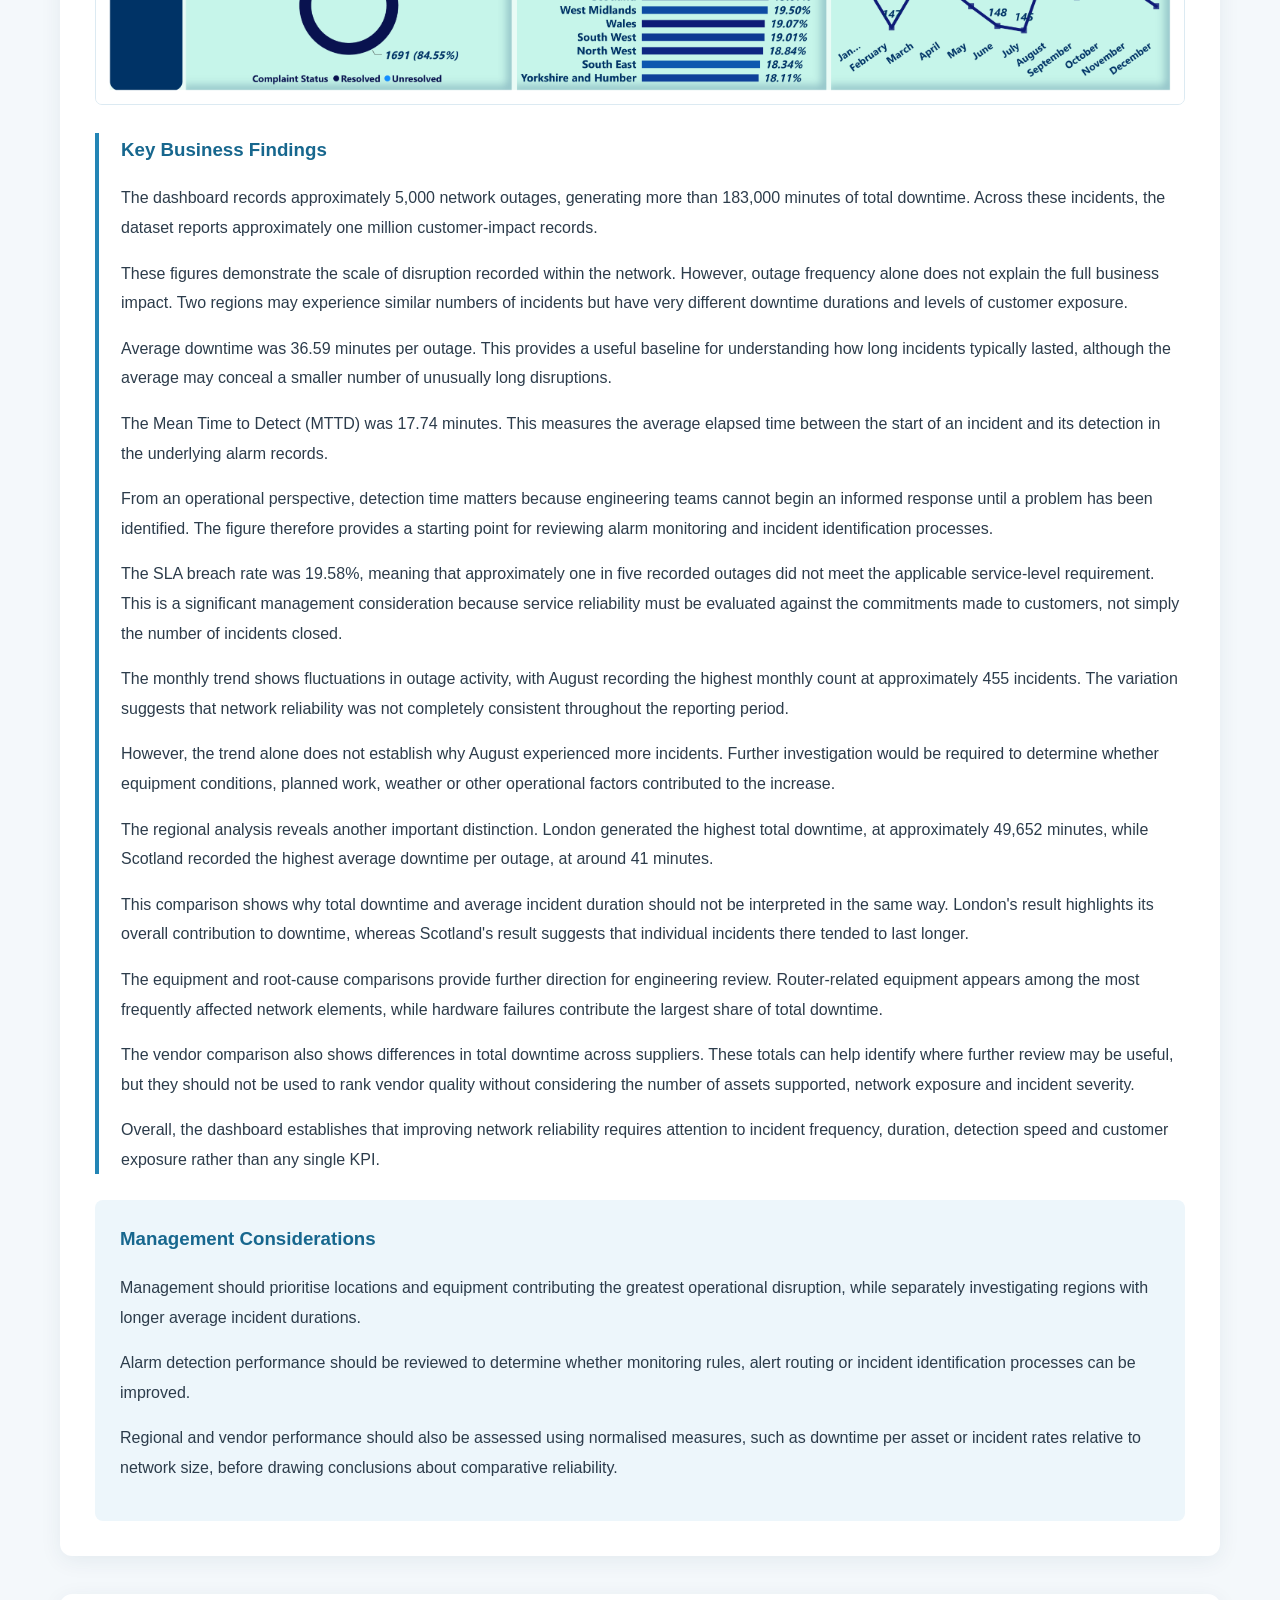
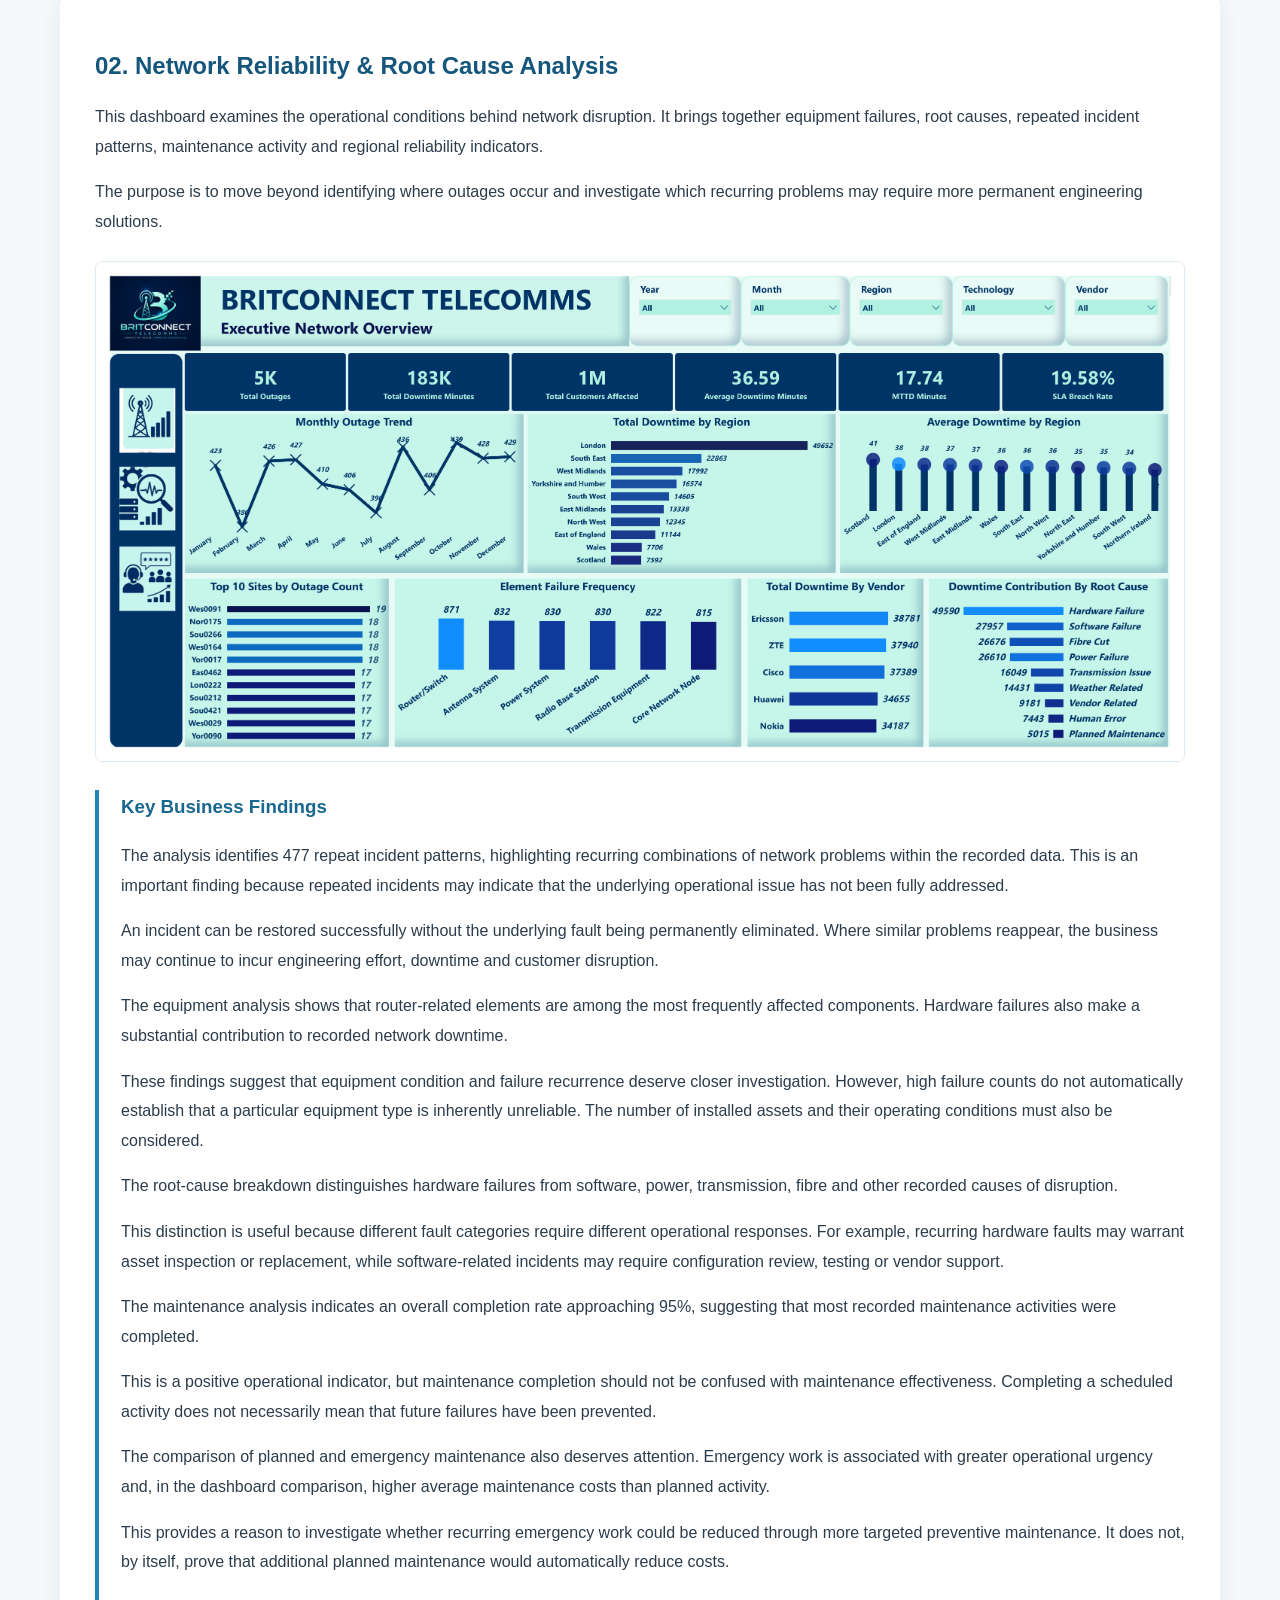
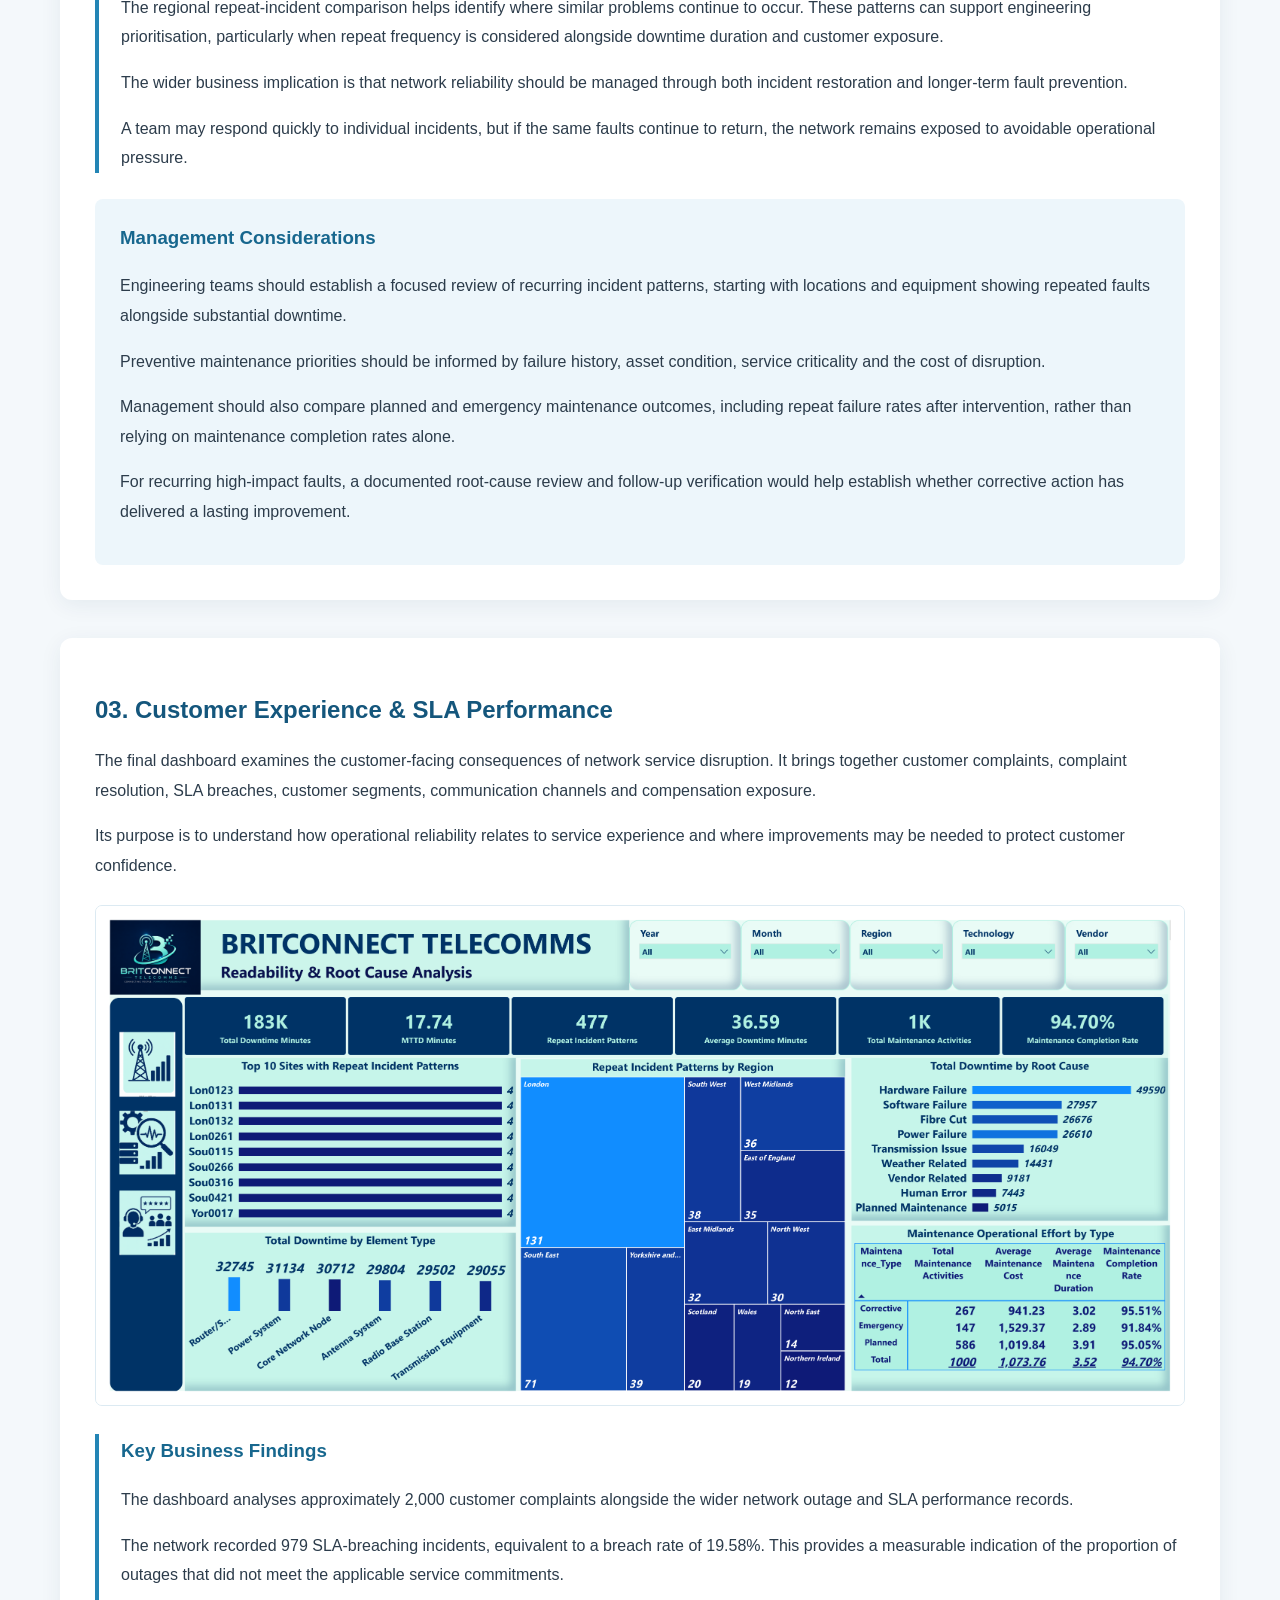
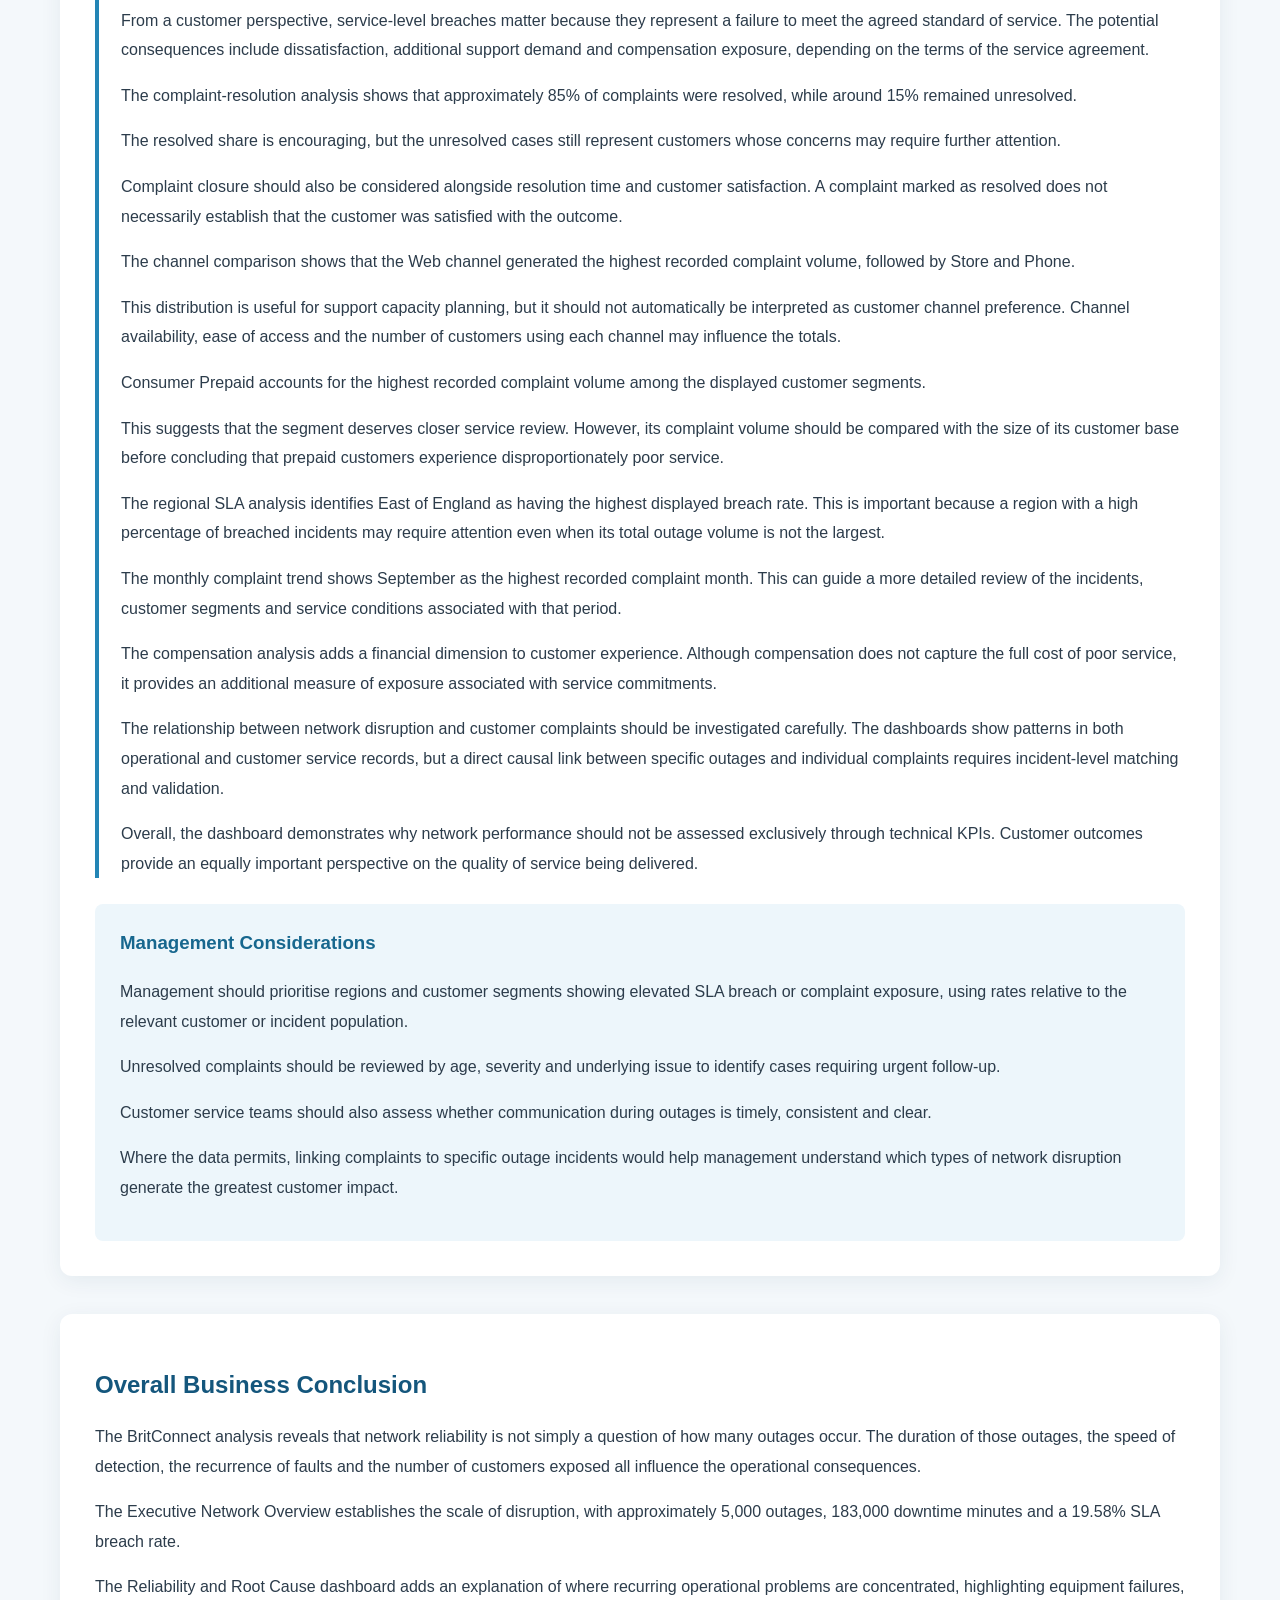
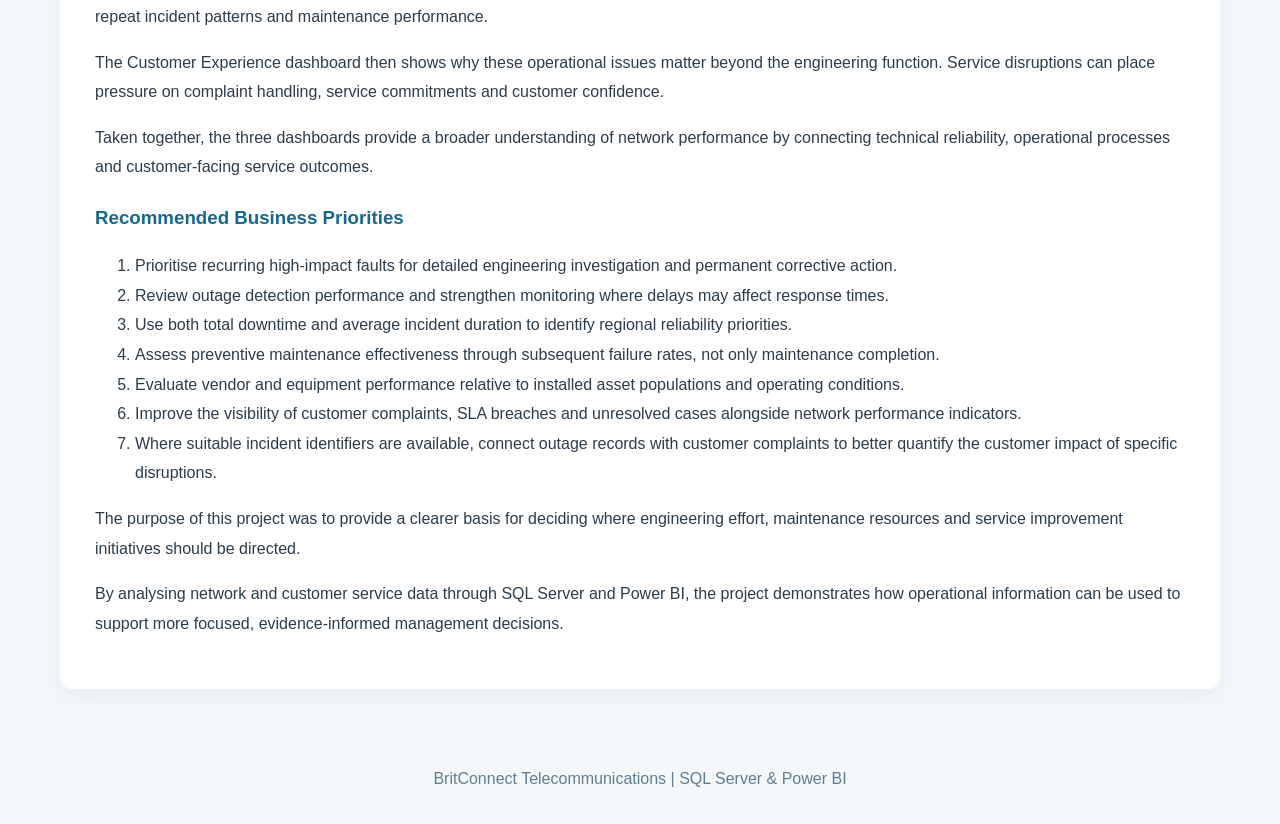
<file: britconnect.html>
<!DOCTYPE html>
<html lang="en">
<head>
<meta charset="UTF-8">
<meta name="viewport" content="width=device-width, initial-scale=1.0">

<title>BritConnect | Telecommunications Analytics</title>

<style>
* {
    box-sizing: border-box;
}

body {
    margin: 0;
    font-family: Arial, Helvetica, sans-serif;
    background: #f4f8fb;
    color: #2c3c4b;
    line-height: 1.85;
}

header {
    background: linear-gradient(135deg, #092c4d, #14658a);
    color: white;
    text-align: center;
    padding: 65px 20px;
}

header h1 {
    margin: 0;
    font-size: clamp(26px, 4vw, 40px);
    letter-spacing: 1px;
}

header p {
    color: #c2e5f2;
    margin-bottom: 0;
}

main {
    max-width: 1200px;
    margin: 45px auto;
    padding: 0 20px;
}

.intro, .dashboard, .conclusion {
    background: white;
    padding: 35px;
    border-radius: 12px;
    margin-bottom: 38px;
    box-shadow: 0 5px 22px rgba(15, 55, 85, 0.07);
}

h2 {
    color: #14567c;
    line-height: 1.4;
}

h3 {
    color: #17678e;
    margin-bottom: 8px;
}

.back {
    display: inline-block;
    color: #14567c;
    font-weight: bold;
    text-decoration: none;
    margin-bottom: 25px;
}

.dashboard img {
    display: block;
    width: 100%;
    height: auto;
    margin: 25px 0;
    border: 1px solid #dceaf2;
    border-radius: 7px;
}

.findings {
    border-left: 4px solid #2385b5;
    padding-left: 22px;
    margin-top: 28px;
}

.recommendation {
    background: #edf6fb;
    padding: 22px 25px;
    border-radius: 8px;
    margin-top: 26px;
}

.recommendation h3 {
    margin-top: 0;
}

footer {
    text-align: center;
    padding: 30px 20px;
    color: #607e90;
}

@media (max-width: 600px) {
    .intro, .dashboard, .conclusion {
        padding: 20px;
    }
}
</style>
</head>

<body>

<header>
    <h1>BRITCONNECT TELECOMMUNICATIONS</h1>
    <p>
        Network Reliability | Operational Performance |
        Customer Experience
    </p>
</header>

<main>

<a href="index.html" class="back">
    &larr; Back to Portfolio
</a>

<!-- PROJECT INTRODUCTION -->

<section class="intro">

<h2>Project Overview</h2>

<p>
In telecommunications, a network outage is more
than a technical disruption. It can interrupt
essential communication, affect customers across
multiple locations and place pressure on a
provider's ability to meet its service commitments.
</p>

<p>
This project examines BritConnect's telecommunications
operations to understand where service disruptions
occur, which equipment and recurring incidents
contribute to operational pressure, and how network
performance relates to customer complaints
and SLA compliance.
</p>

<p>
Using Microsoft SQL Server and Power BI,
I analysed network outage records, alarm detection,
equipment failures, maintenance activities,
vendor performance and customer service data.
The analysis was developed into three interactive
dashboards covering Executive Network Performance,
Reliability and Root Cause Analysis,
and Customer Experience and SLA Performance.
</p>

<p>
The objective was to look beyond the number
of outages and understand their wider
operational consequences. This included
examining how long disruptions lasted,
how quickly incidents were detected,
which locations experienced repeated
problems and where customers were
most exposed to service failures.
</p>

<p>
The findings provide management with
a structured basis for prioritising
engineering attention, reviewing
maintenance practices and improving
service reliability.
</p>

</section>

<!-- DASHBOARD 1 -->

<section class="dashboard">

<h2>01. Executive Network Performance Overview</h2>

<p>
This dashboard provides an executive-level
assessment of network reliability, combining
outage frequency, downtime, customer impact,
incident detection, SLA performance
and regional network conditions.
</p>

<p>
Its purpose is to help management understand
the overall scale of network disruption
and identify which areas deserve
closer operational investigation.
</p>

<a href="images/britconnect-dashboard-1.png"
   target="_blank" rel="noopener">
    <img src="images/britconnect-dashboard-1.png"
         alt="BritConnect Executive Network Overview">
</a>

<div class="findings">

<h3>Key Business Findings</h3>

<p>
The dashboard records approximately 5,000
network outages, generating more than
183,000 minutes of total downtime.
Across these incidents, the dataset
reports approximately one million
customer-impact records.
</p>

<p>
These figures demonstrate the scale
of disruption recorded within the
network. However, outage frequency
alone does not explain the full
business impact. Two regions may
experience similar numbers of
incidents but have very different
downtime durations and levels
of customer exposure.
</p>

<p>
Average downtime was 36.59 minutes
per outage. This provides a useful
baseline for understanding how long
incidents typically lasted,
although the average may conceal
a smaller number of unusually
long disruptions.
</p>

<p>
The Mean Time to Detect (MTTD)
was 17.74 minutes. This measures
the average elapsed time between
the start of an incident and its
detection in the underlying
alarm records.
</p>

<p>
From an operational perspective,
detection time matters because
engineering teams cannot begin
an informed response until a
problem has been identified.
The figure therefore provides
a starting point for reviewing
alarm monitoring and incident
identification processes.
</p>

<p>
The SLA breach rate was 19.58%,
meaning that approximately one
in five recorded outages did
not meet the applicable
service-level requirement.
This is a significant
management consideration
because service reliability
must be evaluated against
the commitments made to customers,
not simply the number
of incidents closed.
</p>

<p>
The monthly trend shows fluctuations
in outage activity, with August
recording the highest monthly count
at approximately 455 incidents.
The variation suggests that
network reliability was not
completely consistent throughout
the reporting period.
</p>

<p>
However, the trend alone does not
establish why August experienced
more incidents. Further investigation
would be required to determine
whether equipment conditions,
planned work, weather or
other operational factors
contributed to the increase.
</p>

<p>
The regional analysis reveals
another important distinction.
London generated the highest
total downtime, at approximately
49,652 minutes, while Scotland
recorded the highest average
downtime per outage,
at around 41 minutes.
</p>

<p>
This comparison shows why
total downtime and average
incident duration should
not be interpreted in the
same way. London's result
highlights its overall
contribution to downtime,
whereas Scotland's result
suggests that individual
incidents there tended
to last longer.
</p>

<p>
The equipment and root-cause
comparisons provide further
direction for engineering review.
Router-related equipment appears
among the most frequently
affected network elements,
while hardware failures
contribute the largest share
of total downtime.
</p>

<p>
The vendor comparison also
shows differences in total
downtime across suppliers.
These totals can help identify
where further review may be
useful, but they should not
be used to rank vendor quality
without considering the number
of assets supported, network
exposure and incident severity.
</p>

<p>
Overall, the dashboard establishes
that improving network reliability
requires attention to incident
frequency, duration, detection
speed and customer exposure
rather than any single KPI.
</p>

</div>

<div class="recommendation">

<h3>Management Considerations</h3>

<p>
Management should prioritise
locations and equipment contributing
the greatest operational disruption,
while separately investigating
regions with longer average
incident durations.
</p>

<p>
Alarm detection performance
should be reviewed to determine
whether monitoring rules,
alert routing or incident
identification processes
can be improved.
</p>

<p>
Regional and vendor performance
should also be assessed using
normalised measures, such as
downtime per asset or incident
rates relative to network size,
before drawing conclusions
about comparative reliability.
</p>

</div>
</section>

<!-- DASHBOARD 2 -->

<section class="dashboard">

<h2>02. Network Reliability & Root Cause Analysis</h2>

<p>
This dashboard examines the operational
conditions behind network disruption.
It brings together equipment failures,
root causes, repeated incident patterns,
maintenance activity and regional
reliability indicators.
</p>

<p>
The purpose is to move beyond
identifying where outages occur
and investigate which recurring
problems may require more
permanent engineering solutions.
</p>

<a href="images/britconnect-dashboard-2.png"
   target="_blank" rel="noopener">
    <img src="images/britconnect-dashboard-2.png"
         alt="BritConnect Reliability and Root Cause Analysis">
</a>

<div class="findings">

<h3>Key Business Findings</h3>

<p>
The analysis identifies 477 repeat
incident patterns, highlighting
recurring combinations of network
problems within the recorded data.
This is an important finding because
repeated incidents may indicate
that the underlying operational
issue has not been fully addressed.
</p>

<p>
An incident can be restored
successfully without the
underlying fault being permanently
eliminated. Where similar problems
reappear, the business may
continue to incur engineering
effort, downtime and
customer disruption.
</p>

<p>
The equipment analysis shows
that router-related elements
are among the most frequently
affected components.
Hardware failures also make
a substantial contribution
to recorded network downtime.
</p>

<p>
These findings suggest that
equipment condition and
failure recurrence deserve
closer investigation.
However, high failure counts
do not automatically establish
that a particular equipment
type is inherently unreliable.
The number of installed
assets and their operating
conditions must also
be considered.
</p>

<p>
The root-cause breakdown
distinguishes hardware
failures from software,
power, transmission,
fibre and other recorded
causes of disruption.
</p>

<p>
This distinction is useful
because different fault
categories require different
operational responses.
For example, recurring
hardware faults may warrant
asset inspection or replacement,
while software-related
incidents may require
configuration review,
testing or vendor support.
</p>

<p>
The maintenance analysis
indicates an overall
completion rate approaching
95%, suggesting that most
recorded maintenance
activities were completed.
</p>

<p>
This is a positive operational
indicator, but maintenance
completion should not be
confused with maintenance
effectiveness. Completing
a scheduled activity does
not necessarily mean that
future failures have
been prevented.
</p>

<p>
The comparison of planned
and emergency maintenance
also deserves attention.
Emergency work is associated
with greater operational
urgency and, in the
dashboard comparison,
higher average maintenance
costs than planned activity.
</p>

<p>
This provides a reason
to investigate whether
recurring emergency work
could be reduced through
more targeted preventive
maintenance. It does
not, by itself, prove
that additional planned
maintenance would
automatically reduce costs.
</p>

<p>
The regional repeat-incident
comparison helps identify
where similar problems
continue to occur.
These patterns can support
engineering prioritisation,
particularly when repeat
frequency is considered
alongside downtime duration
and customer exposure.
</p>

<p>
The wider business implication
is that network reliability
should be managed through
both incident restoration
and longer-term fault
prevention.
</p>

<p>
A team may respond quickly
to individual incidents,
but if the same faults
continue to return,
the network remains
exposed to avoidable
operational pressure.
</p>

</div>

<div class="recommendation">

<h3>Management Considerations</h3>

<p>
Engineering teams should
establish a focused review
of recurring incident patterns,
starting with locations and
equipment showing repeated
faults alongside substantial
downtime.
</p>

<p>
Preventive maintenance
priorities should be informed
by failure history, asset
condition, service criticality
and the cost of disruption.
</p>

<p>
Management should also
compare planned and emergency
maintenance outcomes,
including repeat failure
rates after intervention,
rather than relying
on maintenance completion
rates alone.
</p>

<p>
For recurring high-impact
faults, a documented
root-cause review and
follow-up verification
would help establish
whether corrective action
has delivered a lasting
improvement.
</p>

</div>
</section>

<!-- DASHBOARD 3 -->

<section class="dashboard">

<h2>03. Customer Experience & SLA Performance</h2>

<p>
The final dashboard examines the
customer-facing consequences
of network service disruption.
It brings together customer
complaints, complaint resolution,
SLA breaches, customer segments,
communication channels
and compensation exposure.
</p>

<p>
Its purpose is to understand
how operational reliability
relates to service experience
and where improvements may
be needed to protect
customer confidence.
</p>

<a href="images/britconnect-dashboard-3.png"
   target="_blank" rel="noopener">
    <img src="images/britconnect-dashboard-3.png"
         alt="BritConnect Customer Experience and SLA Performance">
</a>

<div class="findings">

<h3>Key Business Findings</h3>

<p>
The dashboard analyses approximately
2,000 customer complaints alongside
the wider network outage and
SLA performance records.
</p>

<p>
The network recorded 979
SLA-breaching incidents,
equivalent to a breach rate
of 19.58%.
This provides a measurable
indication of the proportion
of outages that did not
meet the applicable
service commitments.
</p>

<p>
From a customer perspective,
service-level breaches matter
because they represent a
failure to meet the agreed
standard of service.
The potential consequences
include dissatisfaction,
additional support demand
and compensation exposure,
depending on the terms
of the service agreement.
</p>

<p>
The complaint-resolution
analysis shows that
approximately 85% of
complaints were resolved,
while around 15%
remained unresolved.
</p>

<p>
The resolved share is
encouraging, but the
unresolved cases still
represent customers
whose concerns may
require further attention.
</p>

<p>
Complaint closure should
also be considered
alongside resolution time
and customer satisfaction.
A complaint marked as
resolved does not
necessarily establish
that the customer was
satisfied with the outcome.
</p>

<p>
The channel comparison
shows that the Web channel
generated the highest
recorded complaint volume,
followed by Store
and Phone.
</p>

<p>
This distribution is useful
for support capacity
planning, but it should
not automatically be
interpreted as customer
channel preference.
Channel availability,
ease of access and
the number of customers
using each channel
may influence the totals.
</p>

<p>
Consumer Prepaid accounts
for the highest recorded
complaint volume among
the displayed customer
segments.
</p>

<p>
This suggests that the
segment deserves closer
service review.
However, its complaint
volume should be compared
with the size of its
customer base before
concluding that prepaid
customers experience
disproportionately
poor service.
</p>

<p>
The regional SLA analysis
identifies East of England
as having the highest
displayed breach rate.
This is important because
a region with a high
percentage of breached
incidents may require
attention even when its
total outage volume
is not the largest.
</p>

<p>
The monthly complaint
trend shows September
as the highest recorded
complaint month.
This can guide a more
detailed review of
the incidents, customer
segments and service
conditions associated
with that period.
</p>

<p>
The compensation analysis
adds a financial dimension
to customer experience.
Although compensation
does not capture the
full cost of poor service,
it provides an additional
measure of exposure
associated with
service commitments.
</p>

<p>
The relationship between
network disruption and
customer complaints
should be investigated
carefully. The dashboards
show patterns in both
operational and customer
service records, but
a direct causal link
between specific outages
and individual complaints
requires incident-level
matching and validation.
</p>

<p>
Overall, the dashboard
demonstrates why network
performance should not
be assessed exclusively
through technical KPIs.
Customer outcomes provide
an equally important
perspective on the
quality of service
being delivered.
</p>

</div>

<div class="recommendation">

<h3>Management Considerations</h3>

<p>
Management should prioritise
regions and customer segments
showing elevated SLA
breach or complaint exposure,
using rates relative to
the relevant customer
or incident population.
</p>

<p>
Unresolved complaints
should be reviewed by
age, severity and
underlying issue to
identify cases requiring
urgent follow-up.
</p>

<p>
Customer service teams
should also assess
whether communication
during outages is timely,
consistent and clear.
</p>

<p>
Where the data permits,
linking complaints to
specific outage incidents
would help management
understand which types
of network disruption
generate the greatest
customer impact.
</p>

</div>
</section>

<!-- OVERALL CONCLUSION -->

<section class="conclusion">

<h2>Overall Business Conclusion</h2>

<p>
The BritConnect analysis reveals
that network reliability is not
simply a question of how many
outages occur. The duration
of those outages, the speed
of detection, the recurrence
of faults and the number
of customers exposed
all influence the
operational consequences.
</p>

<p>
The Executive Network
Overview establishes
the scale of disruption,
with approximately
5,000 outages,
183,000 downtime minutes
and a 19.58%
SLA breach rate.
</p>

<p>
The Reliability and
Root Cause dashboard
adds an explanation
of where recurring
operational problems
are concentrated,
highlighting equipment
failures, repeat
incident patterns
and maintenance
performance.
</p>

<p>
The Customer Experience
dashboard then shows
why these operational
issues matter beyond
the engineering function.
Service disruptions
can place pressure
on complaint handling,
service commitments
and customer confidence.
</p>

<p>
Taken together,
the three dashboards
provide a broader
understanding of
network performance
by connecting
technical reliability,
operational processes
and customer-facing
service outcomes.
</p>

<h3>Recommended Business Priorities</h3>

<ol>

<li>
Prioritise recurring
high-impact faults
for detailed engineering
investigation and
permanent corrective action.
</li>

<li>
Review outage detection
performance and strengthen
monitoring where delays
may affect response times.
</li>

<li>
Use both total downtime
and average incident
duration to identify
regional reliability
priorities.
</li>

<li>
Assess preventive
maintenance effectiveness
through subsequent failure
rates, not only
maintenance completion.
</li>

<li>
Evaluate vendor and
equipment performance
relative to installed
asset populations
and operating conditions.
</li>

<li>
Improve the visibility
of customer complaints,
SLA breaches and
unresolved cases
alongside network
performance indicators.
</li>

<li>
Where suitable incident
identifiers are available,
connect outage records
with customer complaints
to better quantify
the customer impact
of specific disruptions.
</li>

</ol>

<p>
The purpose of this project
was to provide a clearer
basis for deciding
where engineering effort,
maintenance resources
and service improvement
initiatives should
be directed.
</p>

<p>
By analysing network
and customer service
data through SQL Server
and Power BI,
the project demonstrates
how operational information
can be used to support
more focused,
evidence-informed
management decisions.
</p>

</section>

</main>

<footer>
BritConnect Telecommunications |
SQL Server & Power BI
</footer>

</body>
</html>
</file>
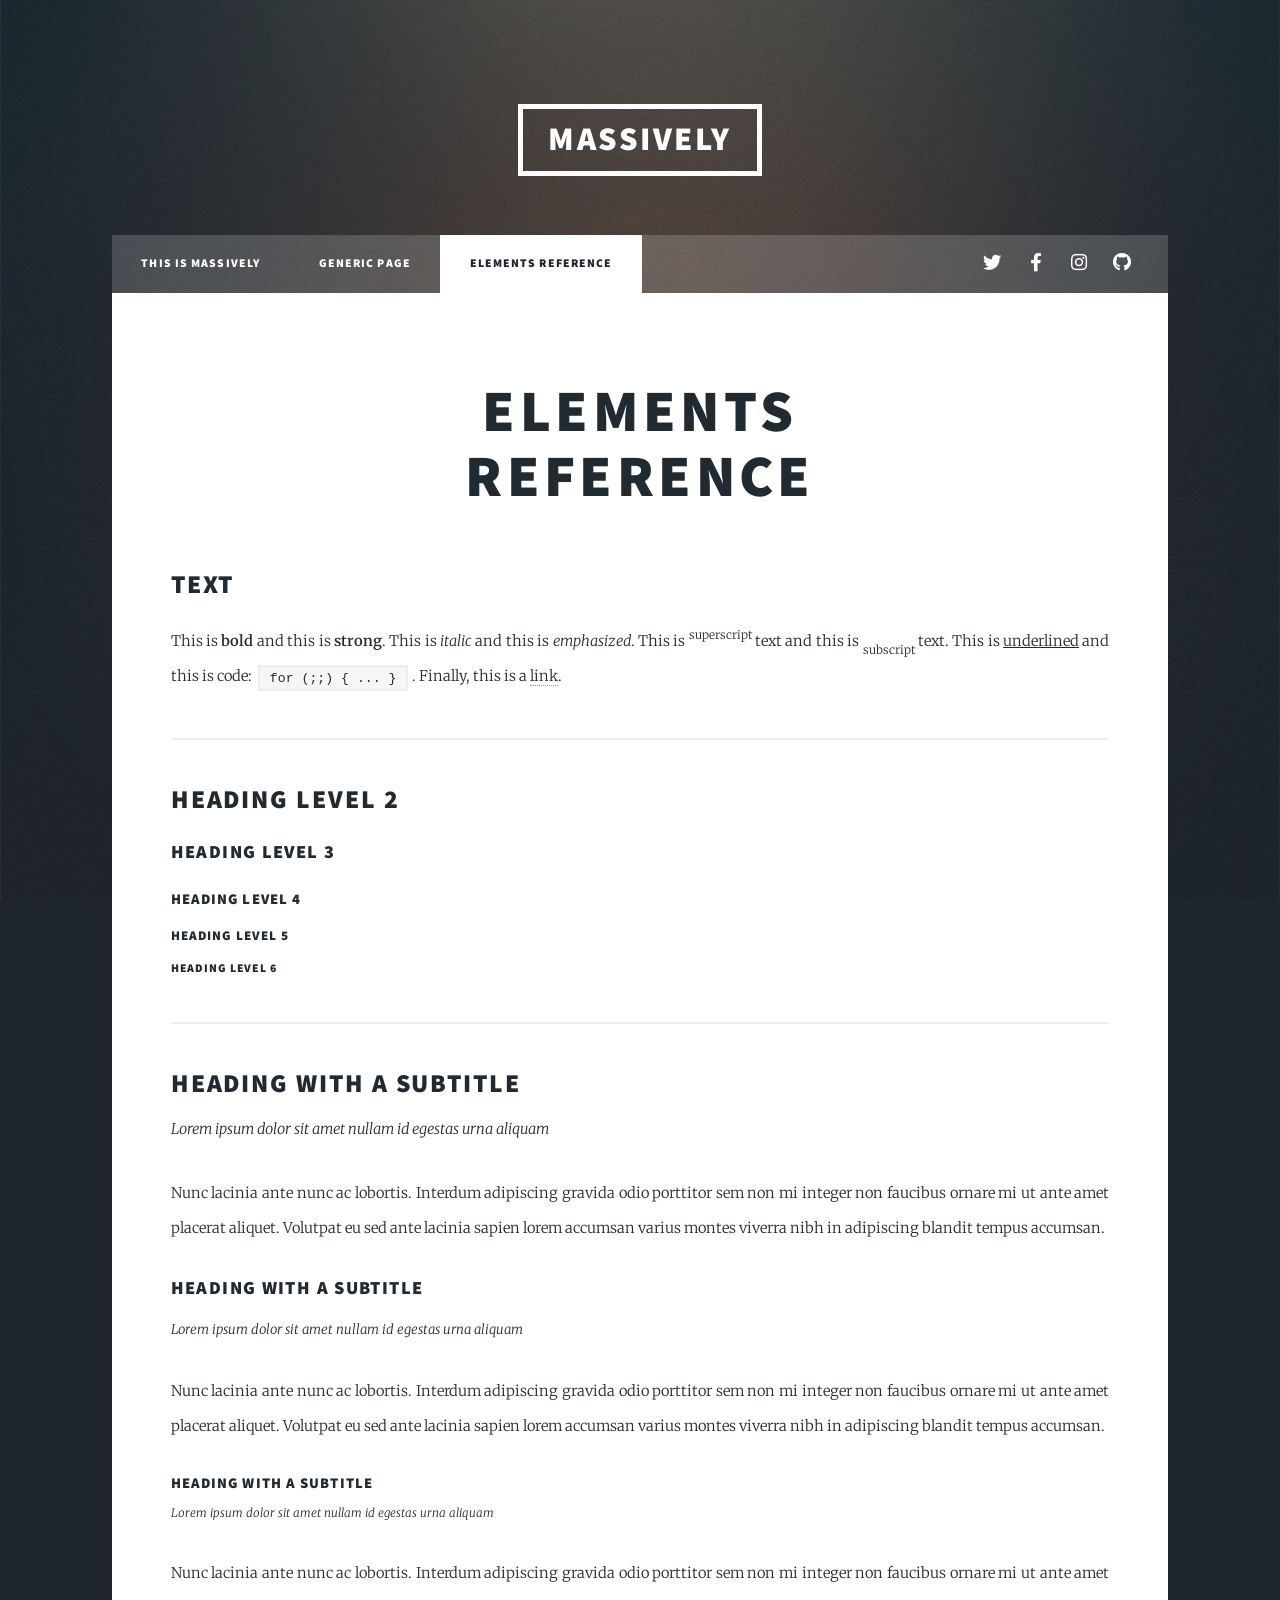
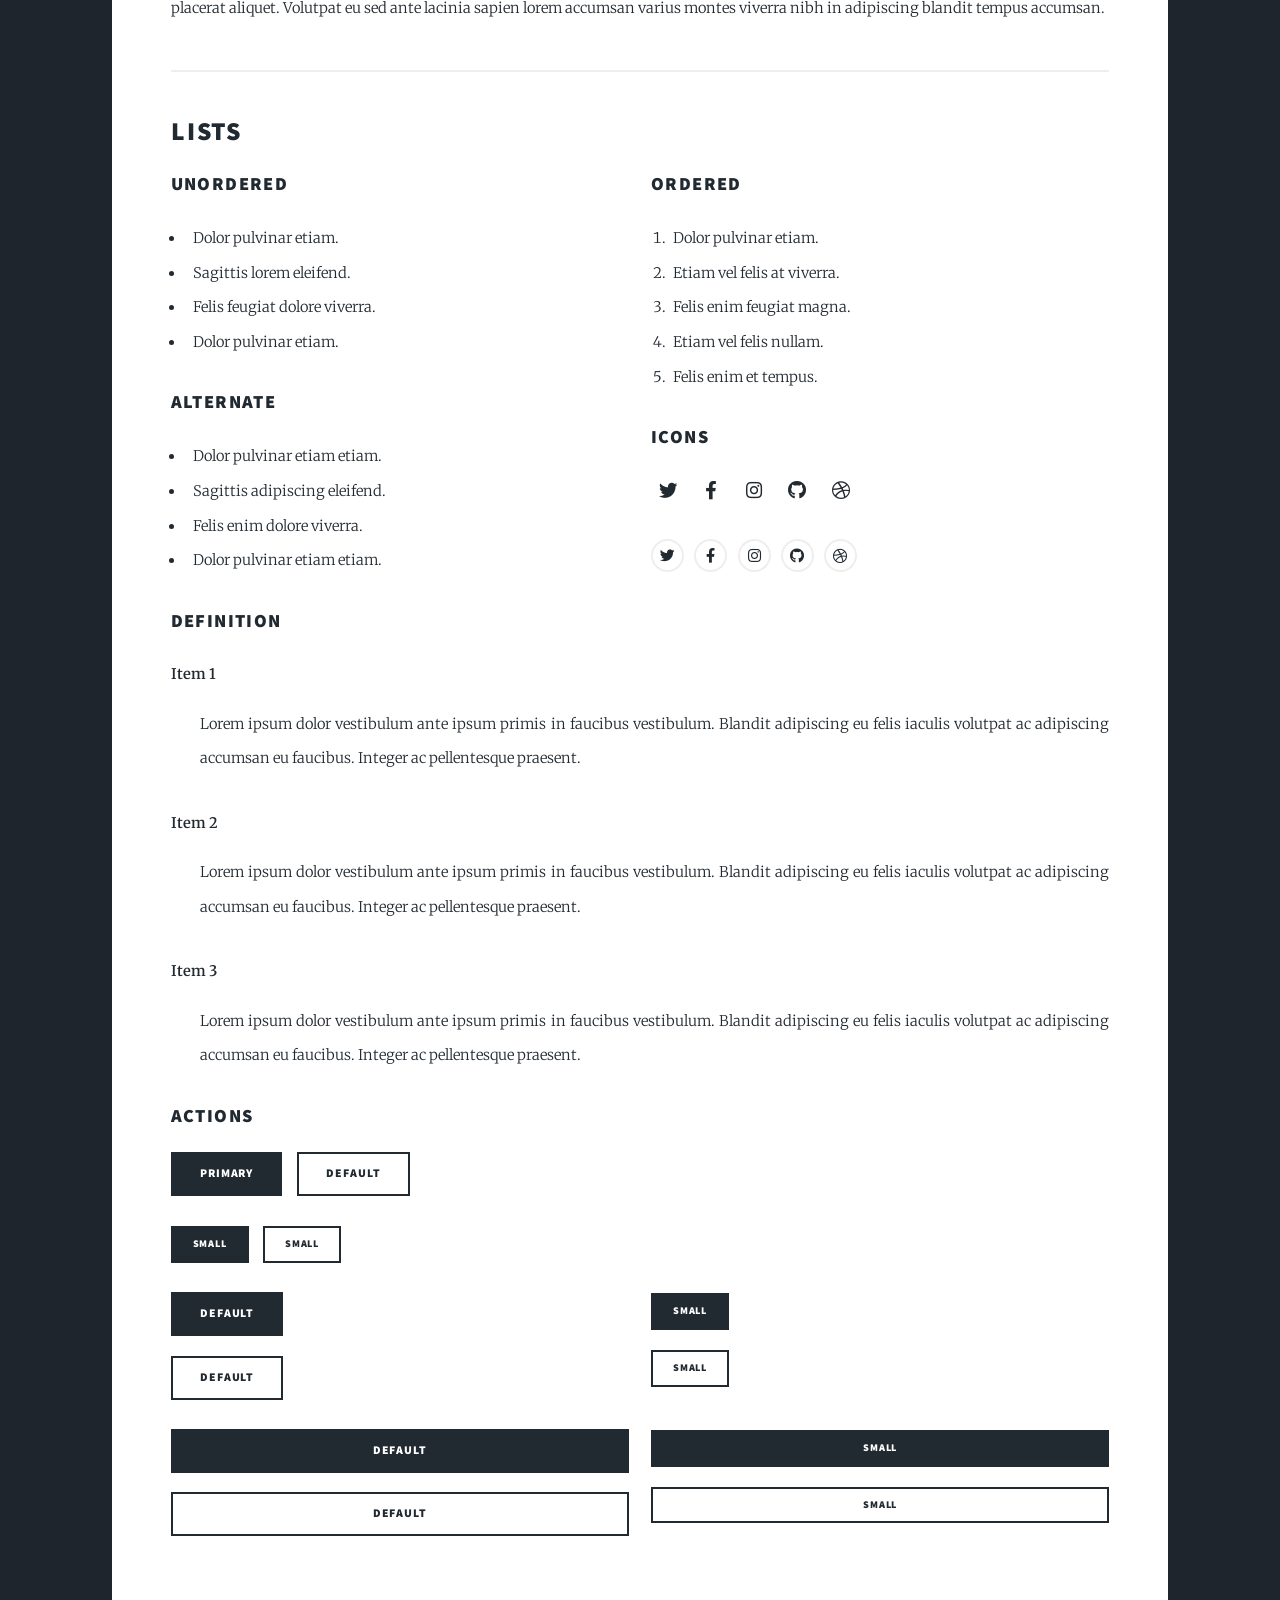
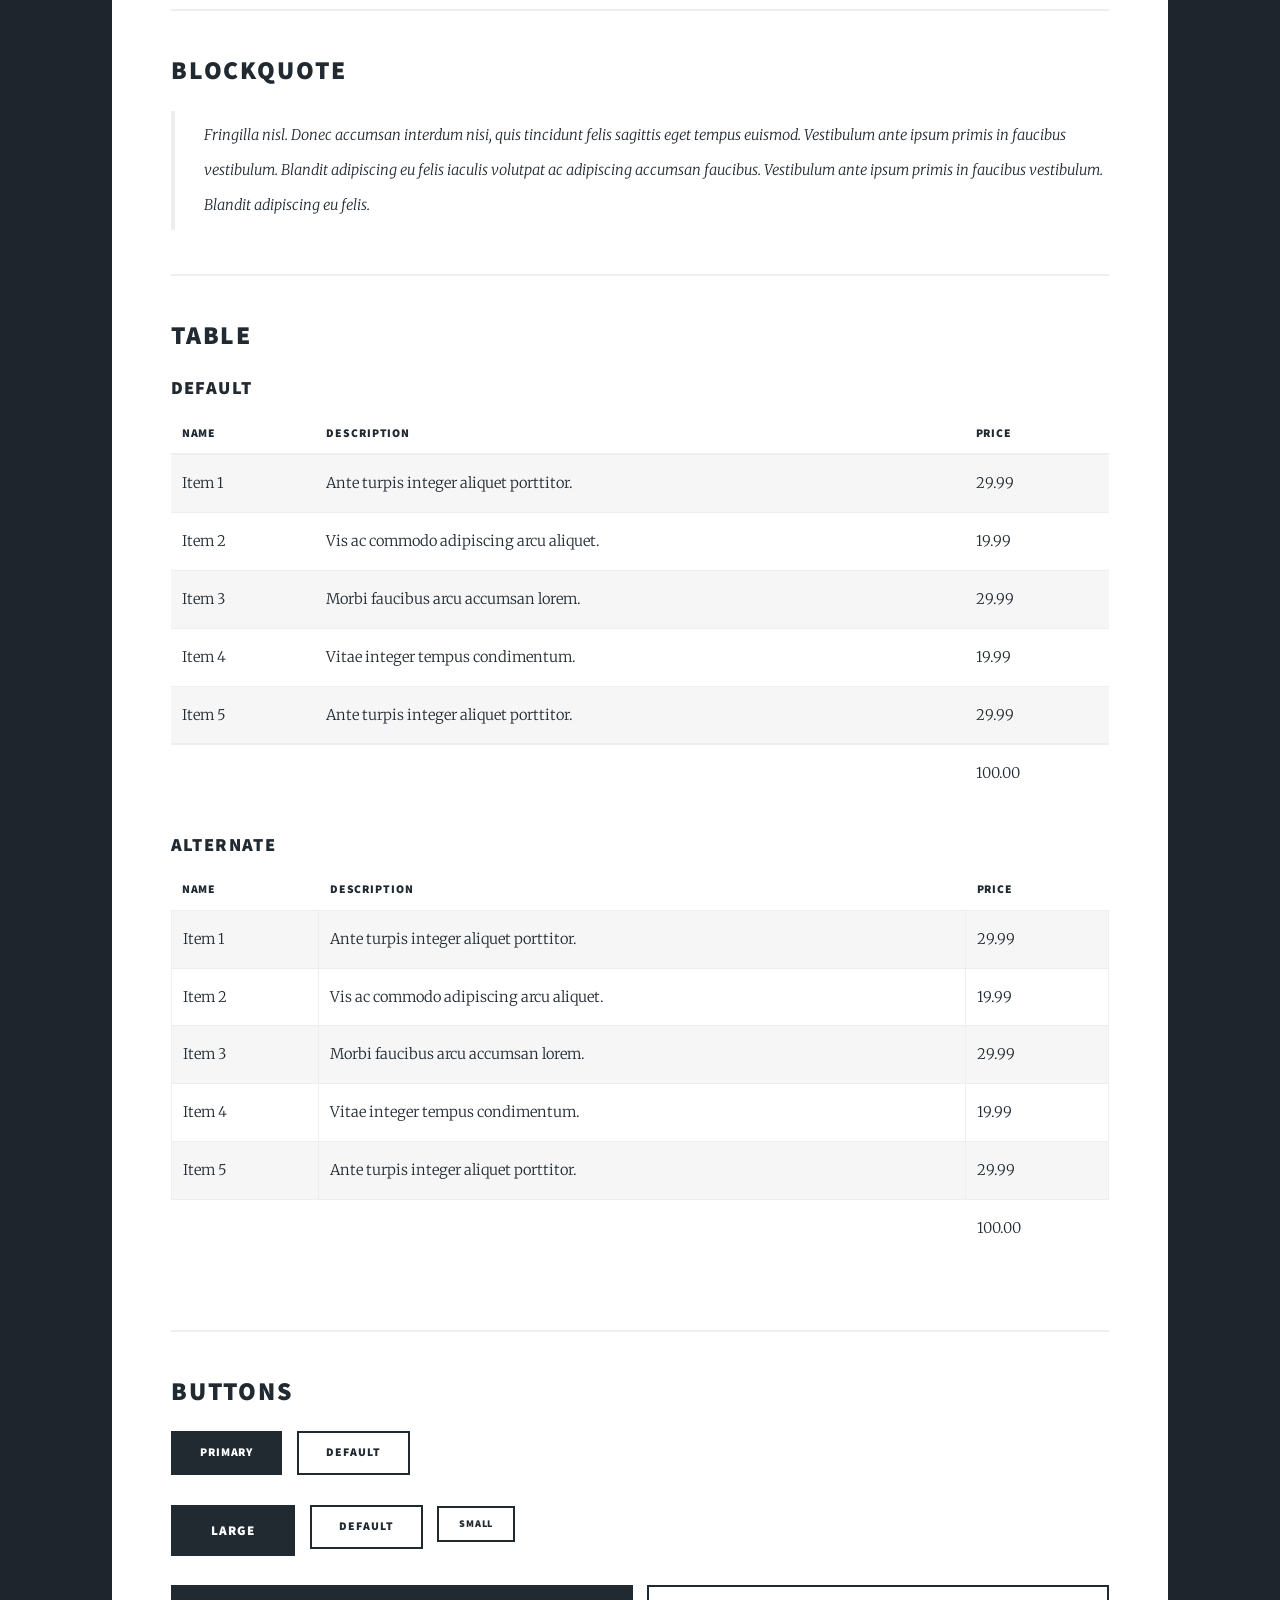
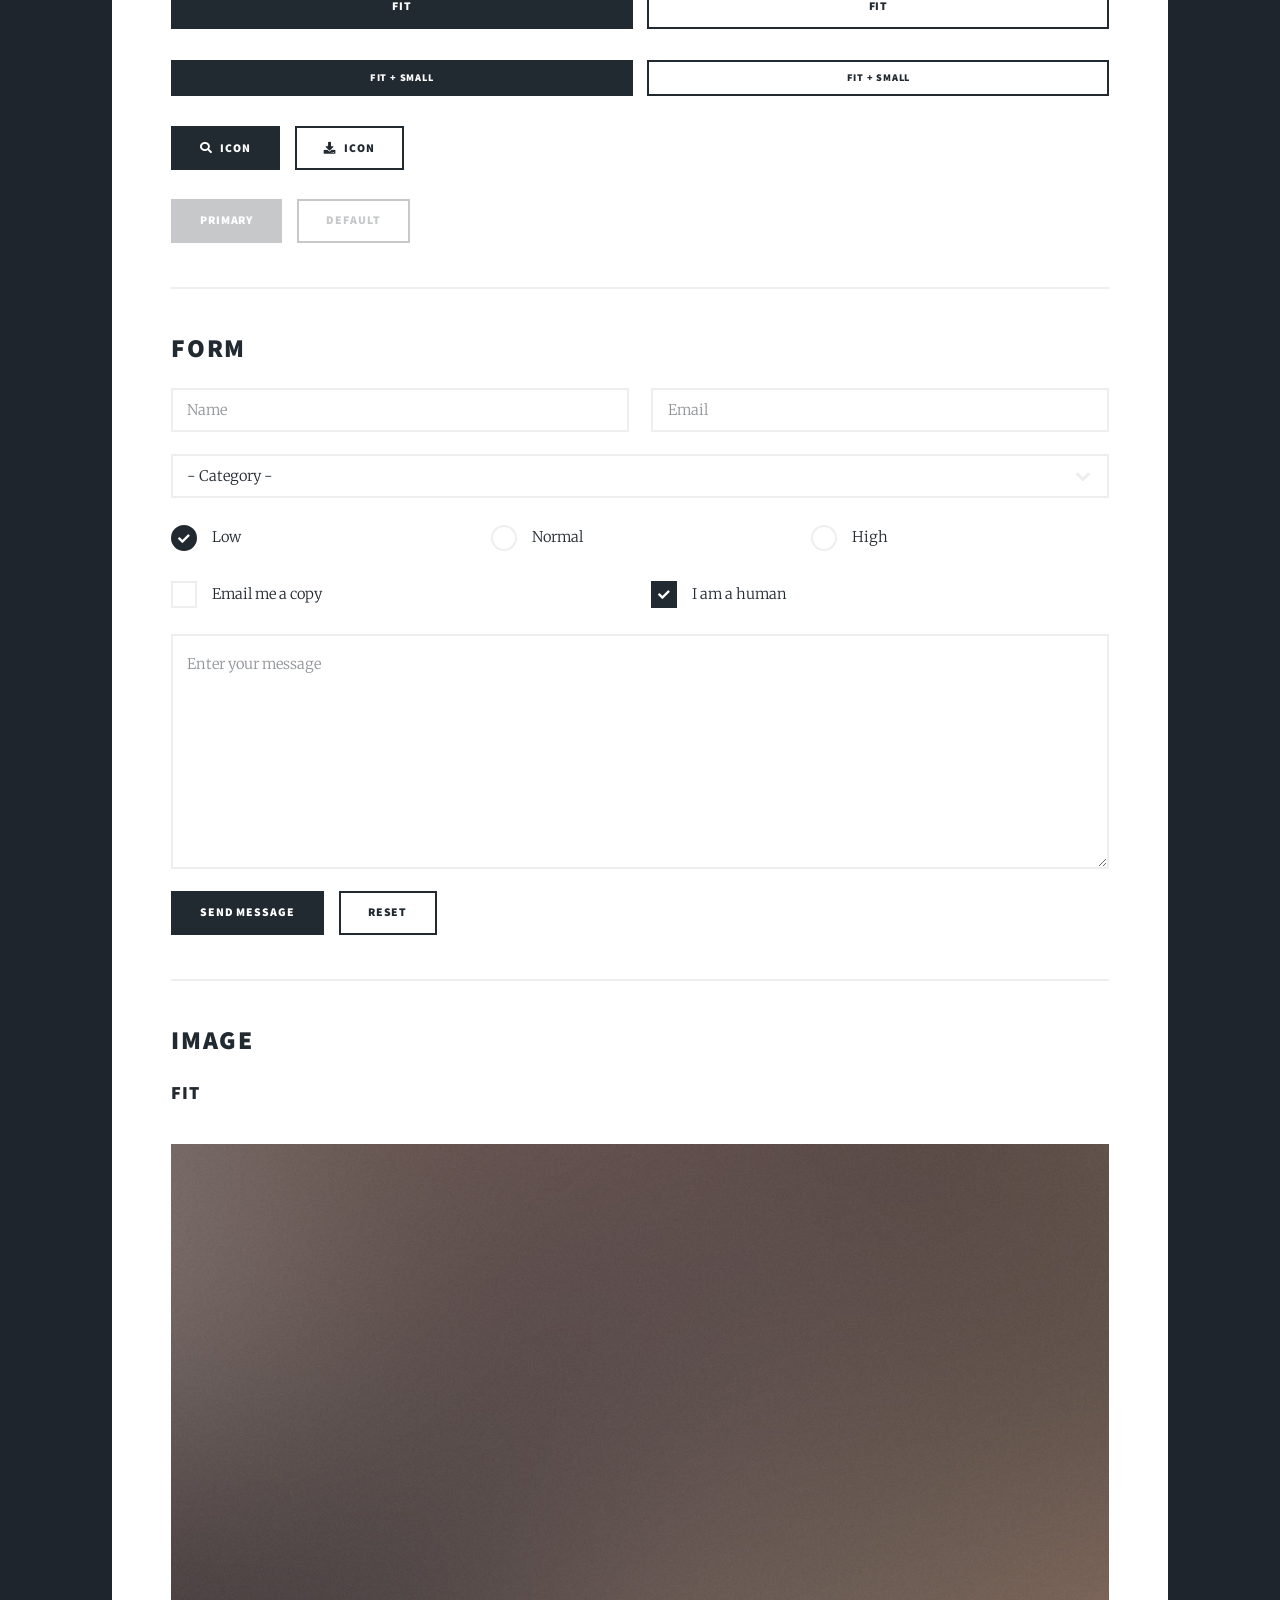
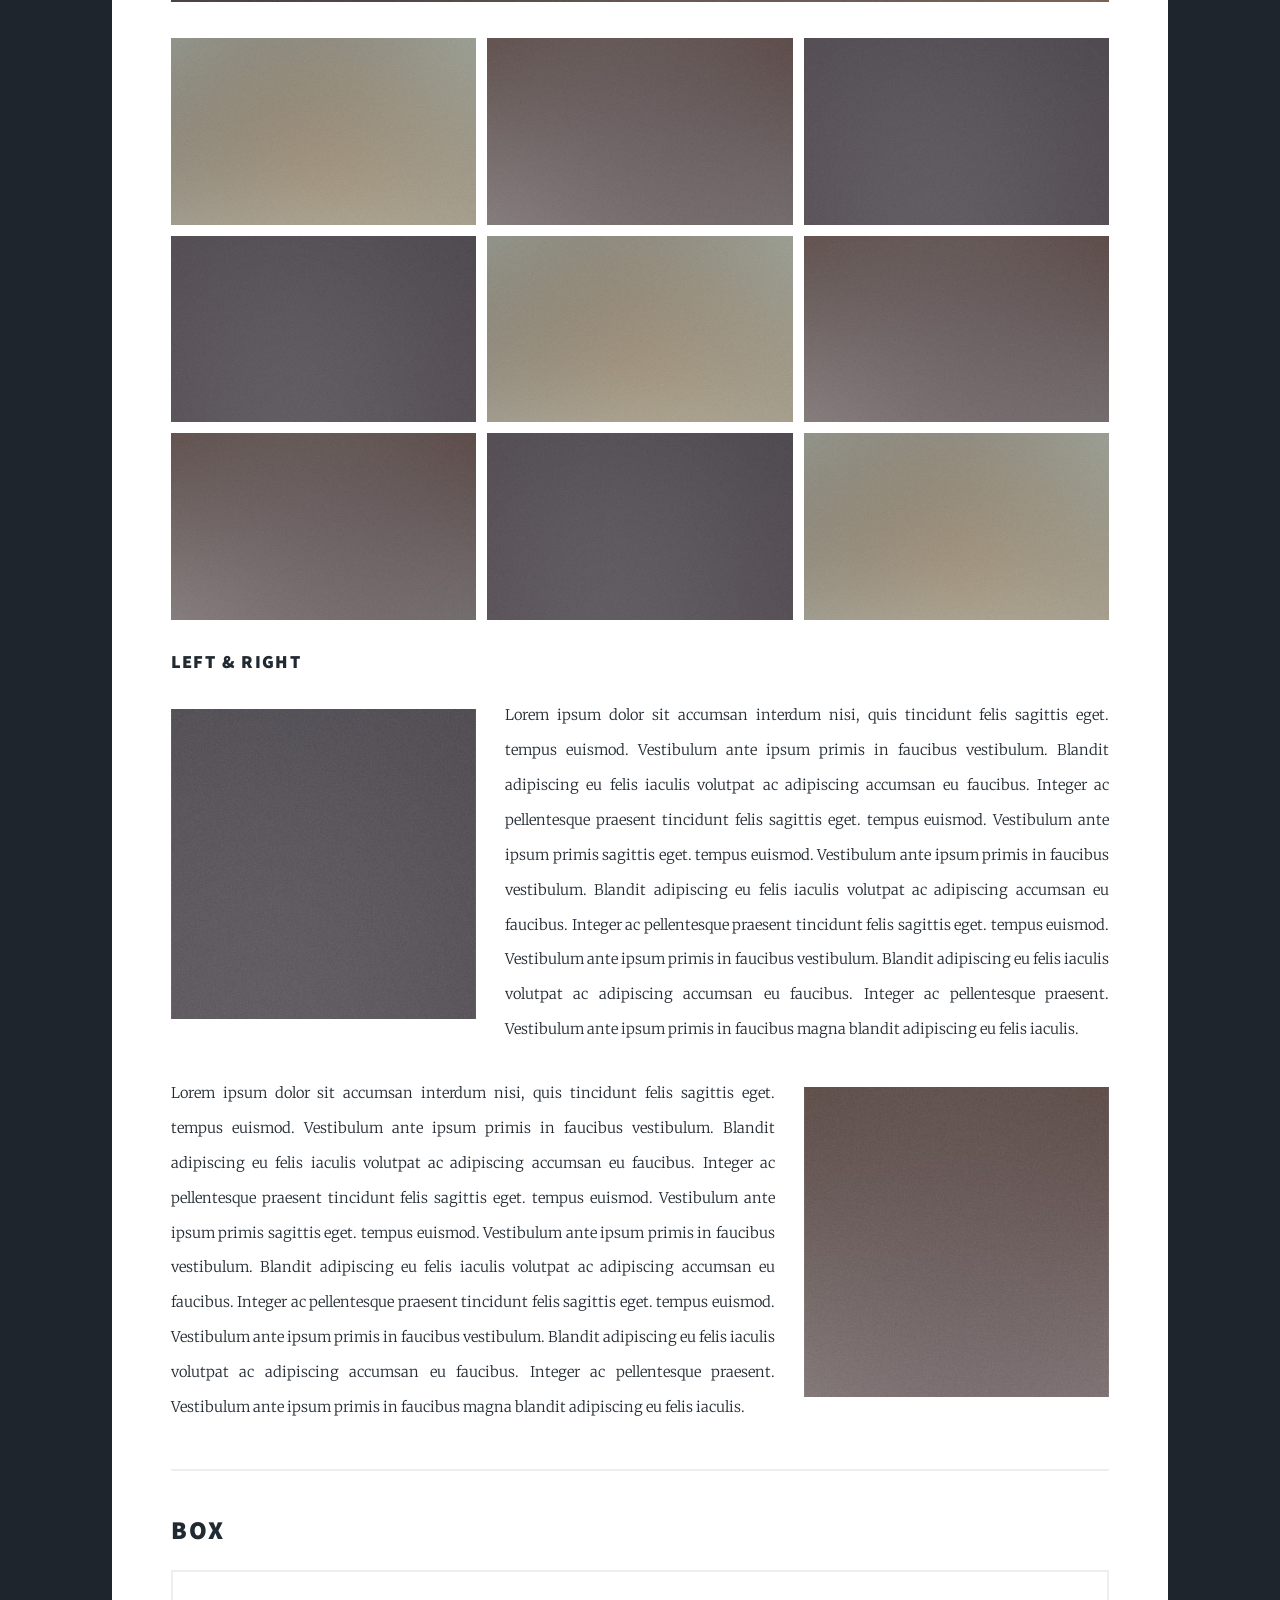
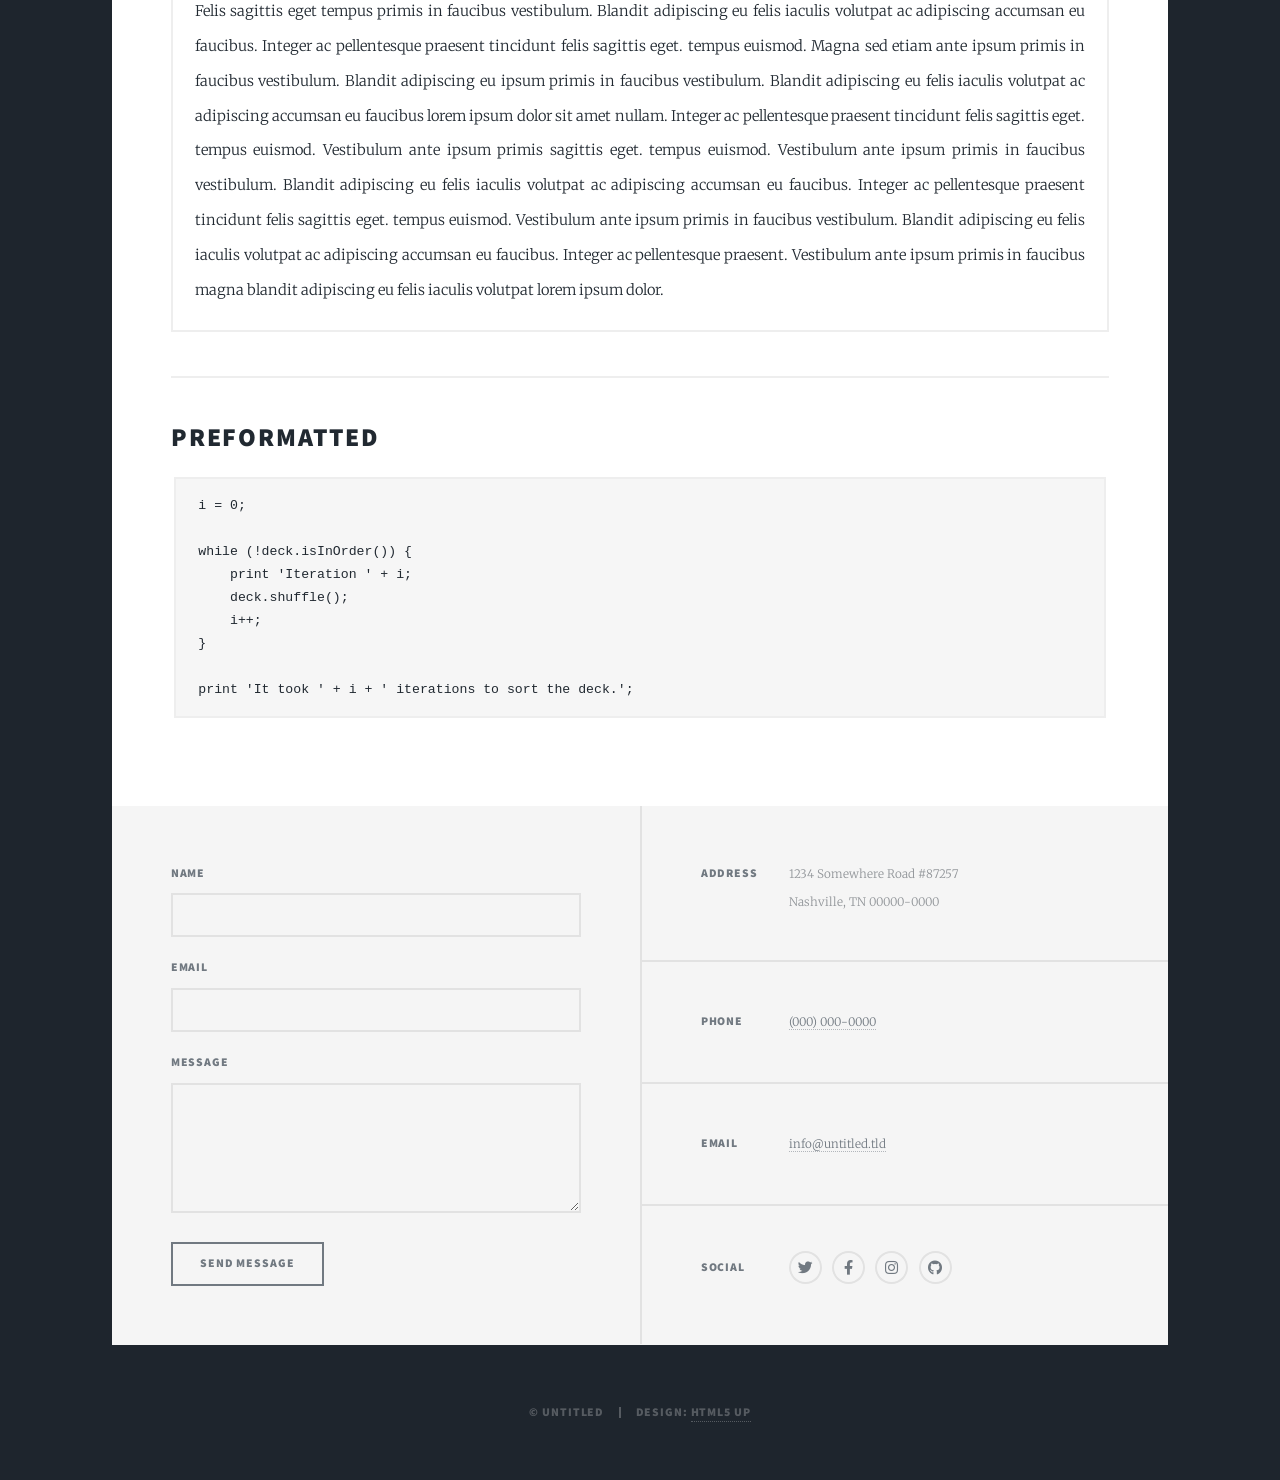
<file: elements.html>
<!DOCTYPE HTML>
<!--
	Massively by HTML5 UP
	html5up.net | @ajlkn
	Free for personal and commercial use under the CCA 3.0 license (html5up.net/license)
-->
<html>
	<head>
		<title>Elements Reference - Massively by HTML5 UP</title>
		<meta charset="utf-8" />
		<meta name="viewport" content="width=device-width, initial-scale=1, user-scalable=no" />
		<link rel="stylesheet" href="assets/css/main.css" />
		<noscript><link rel="stylesheet" href="assets/css/noscript.css" /></noscript>
	</head>
	<body class="is-preload">

		<!-- Wrapper -->
			<div id="wrapper">

				<!-- Header -->
					<header id="header">
						<a href="index.html" class="logo">Massively</a>
					</header>

				<!-- Nav -->
					<nav id="nav">
						<ul class="links">
							<li><a href="index.html">This is Massively</a></li>
							<li><a href="generic.html">Generic Page</a></li>
							<li class="active"><a href="elements.html">Elements Reference</a></li>
						</ul>
						<ul class="icons">
							<li><a href="#" class="icon brands fa-twitter"><span class="label">Twitter</span></a></li>
							<li><a href="#" class="icon brands fa-facebook-f"><span class="label">Facebook</span></a></li>
							<li><a href="#" class="icon brands fa-instagram"><span class="label">Instagram</span></a></li>
							<li><a href="#" class="icon brands fa-github"><span class="label">GitHub</span></a></li>
						</ul>
					</nav>

				<!-- Main -->
					<div id="main">

						<!-- Post -->
							<section class="post">
								<header class="major">
									<h1>Elements<br />
									Reference</h1>
								</header>

								<!-- Text stuff -->
									<h2>Text</h2>
									<p>This is <b>bold</b> and this is <strong>strong</strong>. This is <i>italic</i> and this is <em>emphasized</em>.
									This is <sup>superscript</sup> text and this is <sub>subscript</sub> text.
									This is <u>underlined</u> and this is code: <code>for (;;) { ... }</code>.
									Finally, this is a <a href="#">link</a>.</p>
									<hr />
									<h2>Heading Level 2</h2>
									<h3>Heading Level 3</h3>
									<h4>Heading Level 4</h4>
									<h5>Heading Level 5</h5>
									<h6>Heading Level 6</h6>
									<hr />
									<header>
										<h2>Heading with a Subtitle</h2>
										<p>Lorem ipsum dolor sit amet nullam id egestas urna aliquam</p>
									</header>
									<p>Nunc lacinia ante nunc ac lobortis. Interdum adipiscing gravida odio porttitor sem non mi integer non faucibus ornare mi ut ante amet placerat aliquet. Volutpat eu sed ante lacinia sapien lorem accumsan varius montes viverra nibh in adipiscing blandit tempus accumsan.</p>
									<header>
										<h3>Heading with a Subtitle</h3>
										<p>Lorem ipsum dolor sit amet nullam id egestas urna aliquam</p>
									</header>
									<p>Nunc lacinia ante nunc ac lobortis. Interdum adipiscing gravida odio porttitor sem non mi integer non faucibus ornare mi ut ante amet placerat aliquet. Volutpat eu sed ante lacinia sapien lorem accumsan varius montes viverra nibh in adipiscing blandit tempus accumsan.</p>
									<header>
										<h4>Heading with a Subtitle</h4>
										<p>Lorem ipsum dolor sit amet nullam id egestas urna aliquam</p>
									</header>
									<p>Nunc lacinia ante nunc ac lobortis. Interdum adipiscing gravida odio porttitor sem non mi integer non faucibus ornare mi ut ante amet placerat aliquet. Volutpat eu sed ante lacinia sapien lorem accumsan varius montes viverra nibh in adipiscing blandit tempus accumsan.</p>

									<hr />

								<!-- Lists -->
									<h2>Lists</h2>
									<div class="row">
										<div class="col-6 col-12-small">

											<h3>Unordered</h3>
											<ul>
												<li>Dolor pulvinar etiam.</li>
												<li>Sagittis lorem eleifend.</li>
												<li>Felis feugiat dolore viverra.</li>
												<li>Dolor pulvinar etiam.</li>
											</ul>

											<h3>Alternate</h3>
											<ul class="alt">
												<li>Dolor pulvinar etiam etiam.</li>
												<li>Sagittis adipiscing eleifend.</li>
												<li>Felis enim dolore viverra.</li>
												<li>Dolor pulvinar etiam etiam.</li>
											</ul>

										</div>
										<div class="col-6 col-12-small">

											<h3>Ordered</h3>
											<ol>
												<li>Dolor pulvinar etiam.</li>
												<li>Etiam vel felis at viverra.</li>
												<li>Felis enim feugiat magna.</li>
												<li>Etiam vel felis nullam.</li>
												<li>Felis enim et tempus.</li>
											</ol>

											<h3>Icons</h3>
											<ul class="icons">
												<li><a href="#" class="icon brands fa-twitter"><span class="label">Twitter</span></a></li>
												<li><a href="#" class="icon brands fa-facebook-f"><span class="label">Facebook</span></a></li>
												<li><a href="#" class="icon brands fa-instagram"><span class="label">Instagram</span></a></li>
												<li><a href="#" class="icon brands fa-github"><span class="label">Github</span></a></li>
												<li><a href="#" class="icon brands fa-dribbble"><span class="label">Dribbble</span></a></li>
											</ul>
											<ul class="icons alt">
												<li><a href="#" class="icon brands alt fa-twitter"><span class="label">Twitter</span></a></li>
												<li><a href="#" class="icon brands alt fa-facebook-f"><span class="label">Facebook</span></a></li>
												<li><a href="#" class="icon brands alt fa-instagram"><span class="label">Instagram</span></a></li>
												<li><a href="#" class="icon brands alt fa-github"><span class="label">Github</span></a></li>
												<li><a href="#" class="icon brands alt fa-dribbble"><span class="label">Dribbble</span></a></li>
											</ul>

										</div>
									</div>
									<h3>Definition</h3>
									<dl>
										<dt>Item 1</dt>
										<dd>
											<p>Lorem ipsum dolor vestibulum ante ipsum primis in faucibus vestibulum. Blandit adipiscing eu felis iaculis volutpat ac adipiscing accumsan eu faucibus. Integer ac pellentesque praesent.</p>
										</dd>
										<dt>Item 2</dt>
										<dd>
											<p>Lorem ipsum dolor vestibulum ante ipsum primis in faucibus vestibulum. Blandit adipiscing eu felis iaculis volutpat ac adipiscing accumsan eu faucibus. Integer ac pellentesque praesent.</p>
										</dd>
										<dt>Item 3</dt>
										<dd>
											<p>Lorem ipsum dolor vestibulum ante ipsum primis in faucibus vestibulum. Blandit adipiscing eu felis iaculis volutpat ac adipiscing accumsan eu faucibus. Integer ac pellentesque praesent.</p>
										</dd>
									</dl>

									<h3>Actions</h3>
									<ul class="actions">
										<li><a href="#" class="button primary">Primary</a></li>
										<li><a href="#" class="button">Default</a></li>
									</ul>
									<ul class="actions small">
										<li><a href="#" class="button primary small">Small</a></li>
										<li><a href="#" class="button small">Small</a></li>
									</ul>
									<div class="row">
										<div class="col-6 col-12-small">
											<ul class="actions stacked">
												<li><a href="#" class="button primary">Default</a></li>
												<li><a href="#" class="button">Default</a></li>
											</ul>
										</div>
										<div class="col-6 col-12-small">
											<ul class="actions stacked">
												<li><a href="#" class="button primary small">Small</a></li>
												<li><a href="#" class="button small">Small</a></li>
											</ul>
										</div>
									</div>
									<div class="row">
										<div class="col-6 col-12-small">
											<ul class="actions stacked">
												<li><a href="#" class="button primary fit">Default</a></li>
												<li><a href="#" class="button fit">Default</a></li>
											</ul>
										</div>
										<div class="col-6 col-12-small">
											<ul class="actions stacked">
												<li><a href="#" class="button primary small fit">Small</a></li>
												<li><a href="#" class="button small fit">Small</a></li>
											</ul>
										</div>
									</div>

									<hr />

								<!-- Blockquote -->
									<h2>Blockquote</h2>
									<blockquote>Fringilla nisl. Donec accumsan interdum nisi, quis tincidunt felis sagittis eget tempus euismod. Vestibulum ante ipsum primis in faucibus vestibulum. Blandit adipiscing eu felis iaculis volutpat ac adipiscing accumsan faucibus. Vestibulum ante ipsum primis in faucibus vestibulum. Blandit adipiscing eu felis.</blockquote>

									<hr />

								<!-- Table -->
									<h2>Table</h2>

									<h3>Default</h3>
									<div class="table-wrapper">
										<table>
											<thead>
												<tr>
													<th>Name</th>
													<th>Description</th>
													<th>Price</th>
												</tr>
											</thead>
											<tbody>
												<tr>
													<td>Item 1</td>
													<td>Ante turpis integer aliquet porttitor.</td>
													<td>29.99</td>
												</tr>
												<tr>
													<td>Item 2</td>
													<td>Vis ac commodo adipiscing arcu aliquet.</td>
													<td>19.99</td>
												</tr>
												<tr>
													<td>Item 3</td>
													<td> Morbi faucibus arcu accumsan lorem.</td>
													<td>29.99</td>
												</tr>
												<tr>
													<td>Item 4</td>
													<td>Vitae integer tempus condimentum.</td>
													<td>19.99</td>
												</tr>
												<tr>
													<td>Item 5</td>
													<td>Ante turpis integer aliquet porttitor.</td>
													<td>29.99</td>
												</tr>
											</tbody>
											<tfoot>
												<tr>
													<td colspan="2"></td>
													<td>100.00</td>
												</tr>
											</tfoot>
										</table>
									</div>

									<h3>Alternate</h3>
									<div class="table-wrapper">
										<table class="alt">
											<thead>
												<tr>
													<th>Name</th>
													<th>Description</th>
													<th>Price</th>
												</tr>
											</thead>
											<tbody>
												<tr>
													<td>Item 1</td>
													<td>Ante turpis integer aliquet porttitor.</td>
													<td>29.99</td>
												</tr>
												<tr>
													<td>Item 2</td>
													<td>Vis ac commodo adipiscing arcu aliquet.</td>
													<td>19.99</td>
												</tr>
												<tr>
													<td>Item 3</td>
													<td> Morbi faucibus arcu accumsan lorem.</td>
													<td>29.99</td>
												</tr>
												<tr>
													<td>Item 4</td>
													<td>Vitae integer tempus condimentum.</td>
													<td>19.99</td>
												</tr>
												<tr>
													<td>Item 5</td>
													<td>Ante turpis integer aliquet porttitor.</td>
													<td>29.99</td>
												</tr>
											</tbody>
											<tfoot>
												<tr>
													<td colspan="2"></td>
													<td>100.00</td>
												</tr>
											</tfoot>
										</table>
									</div>

									<hr />

								<!-- Buttons -->
									<h2>Buttons</h2>
									<ul class="actions">
										<li><a href="#" class="button primary">Primary</a></li>
										<li><a href="#" class="button">Default</a></li>
									</ul>
									<ul class="actions">
										<li><a href="#" class="button primary large">Large</a></li>
										<li><a href="#" class="button">Default</a></li>
										<li><a href="#" class="button small">Small</a></li>
									</ul>
									<ul class="actions fit">
										<li><a href="#" class="button primary fit">Fit</a></li>
										<li><a href="#" class="button fit">Fit</a></li>
									</ul>
									<ul class="actions fit small">
										<li><a href="#" class="button primary fit small">Fit + Small</a></li>
										<li><a href="#" class="button fit small">Fit + Small</a></li>
									</ul>
									<ul class="actions">
										<li><a href="#" class="button primary icon solid fa-search">Icon</a></li>
										<li><a href="#" class="button icon solid fa-download">Icon</a></li>
									</ul>
									<ul class="actions">
										<li><span class="button primary disabled">Primary</span></li>
										<li><span class="button disabled">Default</span></li>
									</ul>

									<hr />

								<!-- Form -->
									<h2>Form</h2>

									<form method="post" action="#">
										<div class="row gtr-uniform">
											<div class="col-6 col-12-xsmall">
												<input type="text" name="demo-name" id="demo-name" value="" placeholder="Name" />
											</div>
											<div class="col-6 col-12-xsmall">
												<input type="email" name="demo-email" id="demo-email" value="" placeholder="Email" />
											</div>
											<!-- Break -->
											<div class="col-12">
												<select name="demo-category" id="demo-category">
													<option value="">- Category -</option>
													<option value="1">Manufacturing</option>
													<option value="1">Shipping</option>
													<option value="1">Administration</option>
													<option value="1">Human Resources</option>
												</select>
											</div>
											<!-- Break -->
											<div class="col-4 col-12-small">
												<input type="radio" id="demo-priority-low" name="demo-priority" checked>
												<label for="demo-priority-low">Low</label>
											</div>
											<div class="col-4 col-12-small">
												<input type="radio" id="demo-priority-normal" name="demo-priority">
												<label for="demo-priority-normal">Normal</label>
											</div>
											<div class="col-4 col-12-small">
												<input type="radio" id="demo-priority-high" name="demo-priority">
												<label for="demo-priority-high">High</label>
											</div>
											<!-- Break -->
											<div class="col-6 col-12-small">
												<input type="checkbox" id="demo-copy" name="demo-copy">
												<label for="demo-copy">Email me a copy</label>
											</div>
											<div class="col-6 col-12-small">
												<input type="checkbox" id="demo-human" name="demo-human" checked>
												<label for="demo-human">I am a human</label>
											</div>
											<!-- Break -->
											<div class="col-12">
												<textarea name="demo-message" id="demo-message" placeholder="Enter your message" rows="6"></textarea>
											</div>
											<!-- Break -->
											<div class="col-12">
												<ul class="actions">
													<li><input type="submit" value="Send Message" class="primary" /></li>
													<li><input type="reset" value="Reset" /></li>
												</ul>
											</div>
										</div>
									</form>

									<hr />

								<!-- Image -->
									<h2>Image</h2>

									<h3>Fit</h3>
									<span class="image fit"><img src="images/pic01.jpg" alt="" /></span>
									<div class="box alt">
										<div class="row gtr-50 gtr-uniform">
											<div class="col-4"><span class="image fit"><img src="images/pic02.jpg" alt="" /></span></div>
											<div class="col-4"><span class="image fit"><img src="images/pic03.jpg" alt="" /></span></div>
											<div class="col-4"><span class="image fit"><img src="images/pic04.jpg" alt="" /></span></div>
											<!-- Break -->
											<div class="col-4"><span class="image fit"><img src="images/pic04.jpg" alt="" /></span></div>
											<div class="col-4"><span class="image fit"><img src="images/pic02.jpg" alt="" /></span></div>
											<div class="col-4"><span class="image fit"><img src="images/pic03.jpg" alt="" /></span></div>
											<!-- Break -->
											<div class="col-4"><span class="image fit"><img src="images/pic03.jpg" alt="" /></span></div>
											<div class="col-4"><span class="image fit"><img src="images/pic04.jpg" alt="" /></span></div>
											<div class="col-4"><span class="image fit"><img src="images/pic02.jpg" alt="" /></span></div>
										</div>
									</div>

									<h3>Left &amp; Right</h3>
									<p><span class="image left"><img src="images/pic08.jpg" alt="" /></span>Lorem ipsum dolor sit accumsan interdum nisi, quis tincidunt felis sagittis eget. tempus euismod. Vestibulum ante ipsum primis in faucibus vestibulum. Blandit adipiscing eu felis iaculis volutpat ac adipiscing accumsan eu faucibus. Integer ac pellentesque praesent tincidunt felis sagittis eget. tempus euismod. Vestibulum ante ipsum primis sagittis eget. tempus euismod. Vestibulum ante ipsum primis in faucibus vestibulum. Blandit adipiscing eu felis iaculis volutpat ac adipiscing accumsan eu faucibus. Integer ac pellentesque praesent tincidunt felis sagittis eget. tempus euismod. Vestibulum ante ipsum primis in faucibus vestibulum. Blandit adipiscing eu felis iaculis volutpat ac adipiscing accumsan eu faucibus. Integer ac pellentesque praesent. Vestibulum ante ipsum primis in faucibus magna blandit adipiscing eu felis iaculis.</p>
									<p><span class="image right"><img src="images/pic09.jpg" alt="" /></span>Lorem ipsum dolor sit accumsan interdum nisi, quis tincidunt felis sagittis eget. tempus euismod. Vestibulum ante ipsum primis in faucibus vestibulum. Blandit adipiscing eu felis iaculis volutpat ac adipiscing accumsan eu faucibus. Integer ac pellentesque praesent tincidunt felis sagittis eget. tempus euismod. Vestibulum ante ipsum primis sagittis eget. tempus euismod. Vestibulum ante ipsum primis in faucibus vestibulum. Blandit adipiscing eu felis iaculis volutpat ac adipiscing accumsan eu faucibus. Integer ac pellentesque praesent tincidunt felis sagittis eget. tempus euismod. Vestibulum ante ipsum primis in faucibus vestibulum. Blandit adipiscing eu felis iaculis volutpat ac adipiscing accumsan eu faucibus. Integer ac pellentesque praesent. Vestibulum ante ipsum primis in faucibus magna blandit adipiscing eu felis iaculis.</p>

									<hr />

								<!-- Box -->
									<h2>Box</h2>
									<div class="box">
										<p>Felis sagittis eget tempus primis in faucibus vestibulum. Blandit adipiscing eu felis iaculis volutpat ac adipiscing accumsan eu faucibus. Integer ac pellentesque praesent tincidunt felis sagittis eget. tempus euismod. Magna sed etiam ante ipsum primis in faucibus vestibulum. Blandit adipiscing eu ipsum primis in faucibus vestibulum. Blandit adipiscing eu felis iaculis volutpat ac adipiscing accumsan eu faucibus lorem ipsum dolor sit amet nullam. Integer ac pellentesque praesent tincidunt felis sagittis eget. tempus euismod. Vestibulum ante ipsum primis sagittis eget. tempus euismod. Vestibulum ante ipsum primis in faucibus vestibulum. Blandit adipiscing eu felis iaculis volutpat ac adipiscing accumsan eu faucibus. Integer ac pellentesque praesent tincidunt felis sagittis eget. tempus euismod. Vestibulum ante ipsum primis in faucibus vestibulum. Blandit adipiscing eu felis iaculis volutpat ac adipiscing accumsan eu faucibus. Integer ac pellentesque praesent. Vestibulum ante ipsum primis in faucibus magna blandit adipiscing eu felis iaculis volutpat lorem ipsum dolor.</p>
									</div>

									<hr />

								<!-- Preformatted Code -->
									<h2>Preformatted</h2>
									<pre><code>i = 0;

while (!deck.isInOrder()) {
    print 'Iteration ' + i;
    deck.shuffle();
    i++;
}

print 'It took ' + i + ' iterations to sort the deck.';
</code></pre>

							</section>

					</div>

				<!-- Footer -->
					<footer id="footer">
						<section>
							<form method="post" action="#">
								<div class="fields">
									<div class="field">
										<label for="name">Name</label>
										<input type="text" name="name" id="name" />
									</div>
									<div class="field">
										<label for="email">Email</label>
										<input type="text" name="email" id="email" />
									</div>
									<div class="field">
										<label for="message">Message</label>
										<textarea name="message" id="message" rows="3"></textarea>
									</div>
								</div>
								<ul class="actions">
									<li><input type="submit" value="Send Message" /></li>
								</ul>
							</form>
						</section>
						<section class="split contact">
							<section class="alt">
								<h3>Address</h3>
								<p>1234 Somewhere Road #87257<br />
								Nashville, TN 00000-0000</p>
							</section>
							<section>
								<h3>Phone</h3>
								<p><a href="#">(000) 000-0000</a></p>
							</section>
							<section>
								<h3>Email</h3>
								<p><a href="#">info@untitled.tld</a></p>
							</section>
							<section>
								<h3>Social</h3>
								<ul class="icons alt">
									<li><a href="#" class="icon brands alt fa-twitter"><span class="label">Twitter</span></a></li>
									<li><a href="#" class="icon brands alt fa-facebook-f"><span class="label">Facebook</span></a></li>
									<li><a href="#" class="icon brands alt fa-instagram"><span class="label">Instagram</span></a></li>
									<li><a href="#" class="icon brands alt fa-github"><span class="label">GitHub</span></a></li>
								</ul>
							</section>
						</section>
					</footer>

				<!-- Copyright -->
					<div id="copyright">
						<ul><li>&copy; Untitled</li><li>Design: <a href="https://html5up.net">HTML5 UP</a></li></ul>
					</div>

			</div>

		<!-- Scripts -->
			<script src="assets/js/jquery.min.js"></script>
			<script src="assets/js/jquery.scrollex.min.js"></script>
			<script src="assets/js/jquery.scrolly.min.js"></script>
			<script src="assets/js/browser.min.js"></script>
			<script src="assets/js/breakpoints.min.js"></script>
			<script src="assets/js/util.js"></script>
			<script src="assets/js/main.js"></script>

	</body>
</html>
</file>
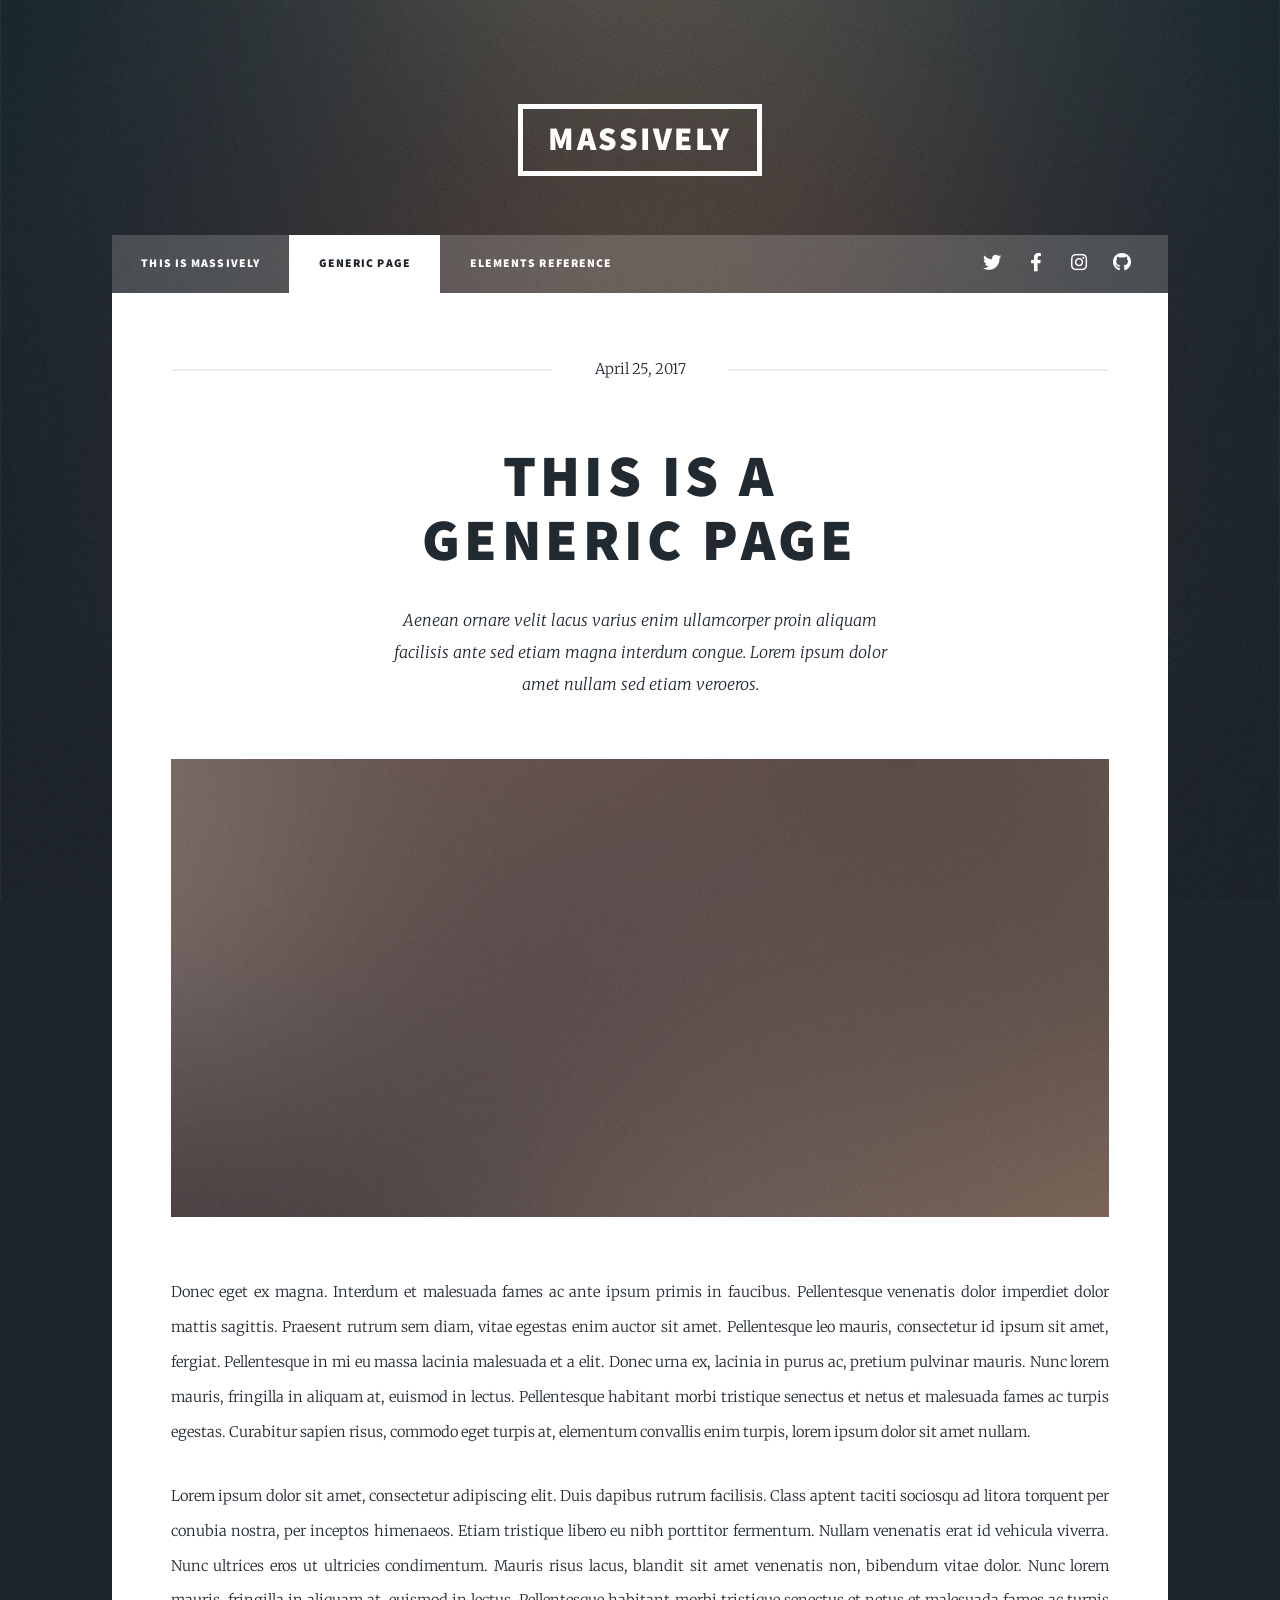
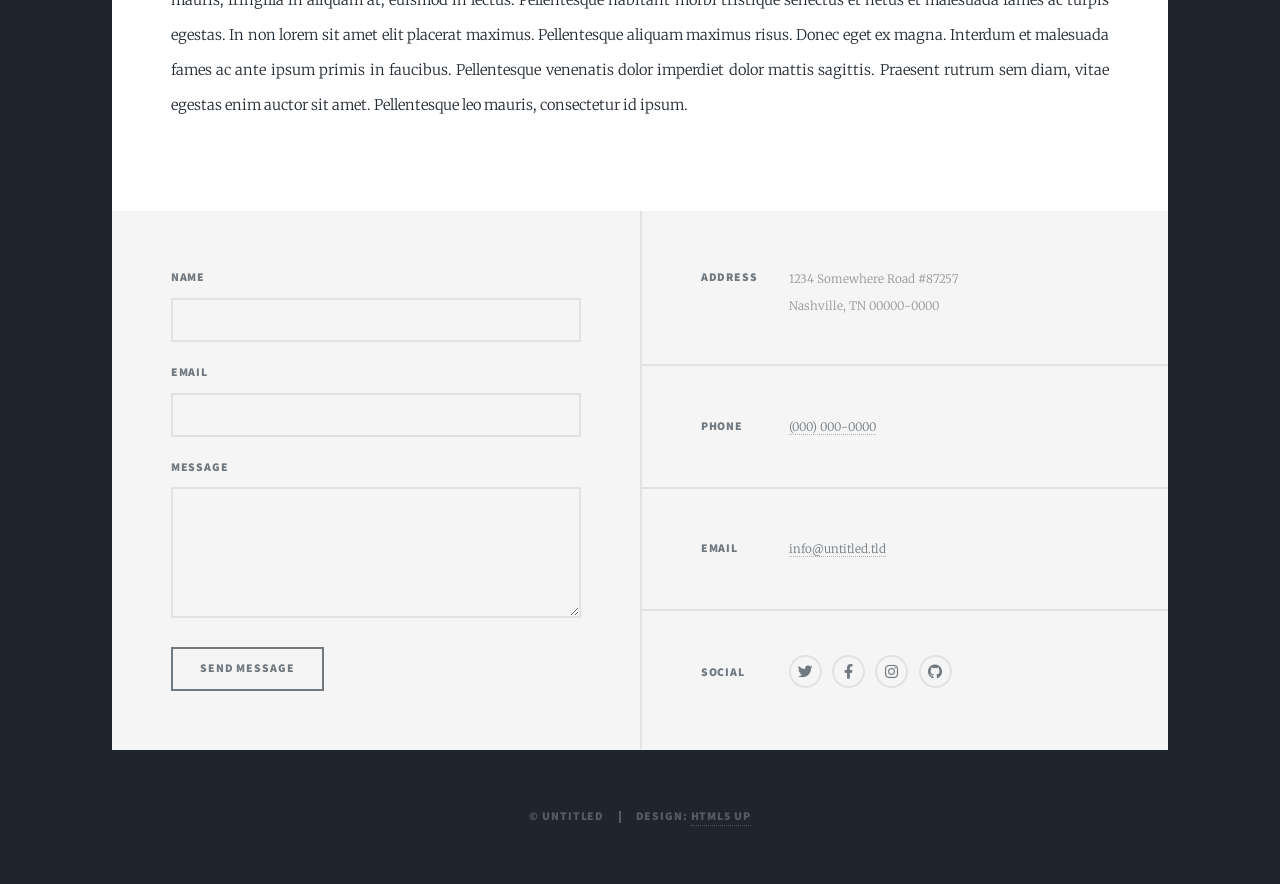
<file: generic.html>
<!DOCTYPE HTML>
<!--
	Massively by HTML5 UP
	html5up.net | @ajlkn
	Free for personal and commercial use under the CCA 3.0 license (html5up.net/license)
-->
<html>
	<head>
		<title>Generic Page - Massively by HTML5 UP</title>
		<meta charset="utf-8" />
		<meta name="viewport" content="width=device-width, initial-scale=1, user-scalable=no" />
		<link rel="stylesheet" href="assets/css/main.css" />
		<noscript><link rel="stylesheet" href="assets/css/noscript.css" /></noscript>
	</head>
	<body class="is-preload">

		<!-- Wrapper -->
			<div id="wrapper">

				<!-- Header -->
					<header id="header">
						<a href="index.html" class="logo">Massively</a>
					</header>

				<!-- Nav -->
					<nav id="nav">
						<ul class="links">
							<li><a href="index.html">This is Massively</a></li>
							<li class="active"><a href="generic.html">Generic Page</a></li>
							<li><a href="elements.html">Elements Reference</a></li>
						</ul>
						<ul class="icons">
							<li><a href="#" class="icon brands fa-twitter"><span class="label">Twitter</span></a></li>
							<li><a href="#" class="icon brands fa-facebook-f"><span class="label">Facebook</span></a></li>
							<li><a href="#" class="icon brands fa-instagram"><span class="label">Instagram</span></a></li>
							<li><a href="#" class="icon brands fa-github"><span class="label">GitHub</span></a></li>
						</ul>
					</nav>

				<!-- Main -->
					<div id="main">

						<!-- Post -->
							<section class="post">
								<header class="major">
									<span class="date">April 25, 2017</span>
									<h1>This is a<br />
									Generic Page</h1>
									<p>Aenean ornare velit lacus varius enim ullamcorper proin aliquam<br />
									facilisis ante sed etiam magna interdum congue. Lorem ipsum dolor<br />
									amet nullam sed etiam veroeros.</p>
								</header>
								<div class="image main"><img src="images/pic01.jpg" alt="" /></div>
								<p>Donec eget ex magna. Interdum et malesuada fames ac ante ipsum primis in faucibus. Pellentesque venenatis dolor imperdiet dolor mattis sagittis. Praesent rutrum sem diam, vitae egestas enim auctor sit amet. Pellentesque leo mauris, consectetur id ipsum sit amet, fergiat. Pellentesque in mi eu massa lacinia malesuada et a elit. Donec urna ex, lacinia in purus ac, pretium pulvinar mauris. Nunc lorem mauris, fringilla in aliquam at, euismod in lectus. Pellentesque habitant morbi tristique senectus et netus et malesuada fames ac turpis egestas. Curabitur sapien risus, commodo eget turpis at, elementum convallis enim turpis, lorem ipsum dolor sit amet nullam.</p>
								<p>Lorem ipsum dolor sit amet, consectetur adipiscing elit. Duis dapibus rutrum facilisis. Class aptent taciti sociosqu ad litora torquent per conubia nostra, per inceptos himenaeos. Etiam tristique libero eu nibh porttitor fermentum. Nullam venenatis erat id vehicula viverra. Nunc ultrices eros ut ultricies condimentum. Mauris risus lacus, blandit sit amet venenatis non, bibendum vitae dolor. Nunc lorem mauris, fringilla in aliquam at, euismod in lectus. Pellentesque habitant morbi tristique senectus et netus et malesuada fames ac turpis egestas. In non lorem sit amet elit placerat maximus. Pellentesque aliquam maximus risus. Donec eget ex magna. Interdum et malesuada fames ac ante ipsum primis in faucibus. Pellentesque venenatis dolor imperdiet dolor mattis sagittis. Praesent rutrum sem diam, vitae egestas enim auctor sit amet. Pellentesque leo mauris, consectetur id ipsum.</p>
							</section>

					</div>

				<!-- Footer -->
					<footer id="footer">
						<section>
							<form method="post" action="#">
								<div class="fields">
									<div class="field">
										<label for="name">Name</label>
										<input type="text" name="name" id="name" />
									</div>
									<div class="field">
										<label for="email">Email</label>
										<input type="text" name="email" id="email" />
									</div>
									<div class="field">
										<label for="message">Message</label>
										<textarea name="message" id="message" rows="3"></textarea>
									</div>
								</div>
								<ul class="actions">
									<li><input type="submit" value="Send Message" /></li>
								</ul>
							</form>
						</section>
						<section class="split contact">
							<section class="alt">
								<h3>Address</h3>
								<p>1234 Somewhere Road #87257<br />
								Nashville, TN 00000-0000</p>
							</section>
							<section>
								<h3>Phone</h3>
								<p><a href="#">(000) 000-0000</a></p>
							</section>
							<section>
								<h3>Email</h3>
								<p><a href="#">info@untitled.tld</a></p>
							</section>
							<section>
								<h3>Social</h3>
								<ul class="icons alt">
									<li><a href="#" class="icon brands alt fa-twitter"><span class="label">Twitter</span></a></li>
									<li><a href="#" class="icon brands alt fa-facebook-f"><span class="label">Facebook</span></a></li>
									<li><a href="#" class="icon brands alt fa-instagram"><span class="label">Instagram</span></a></li>
									<li><a href="#" class="icon brands alt fa-github"><span class="label">GitHub</span></a></li>
								</ul>
							</section>
						</section>
					</footer>

				<!-- Copyright -->
					<div id="copyright">
						<ul><li>&copy; Untitled</li><li>Design: <a href="https://html5up.net">HTML5 UP</a></li></ul>
					</div>

			</div>

		<!-- Scripts -->
			<script src="assets/js/jquery.min.js"></script>
			<script src="assets/js/jquery.scrollex.min.js"></script>
			<script src="assets/js/jquery.scrolly.min.js"></script>
			<script src="assets/js/browser.min.js"></script>
			<script src="assets/js/breakpoints.min.js"></script>
			<script src="assets/js/util.js"></script>
			<script src="assets/js/main.js"></script>

	</body>
</html>
</file>
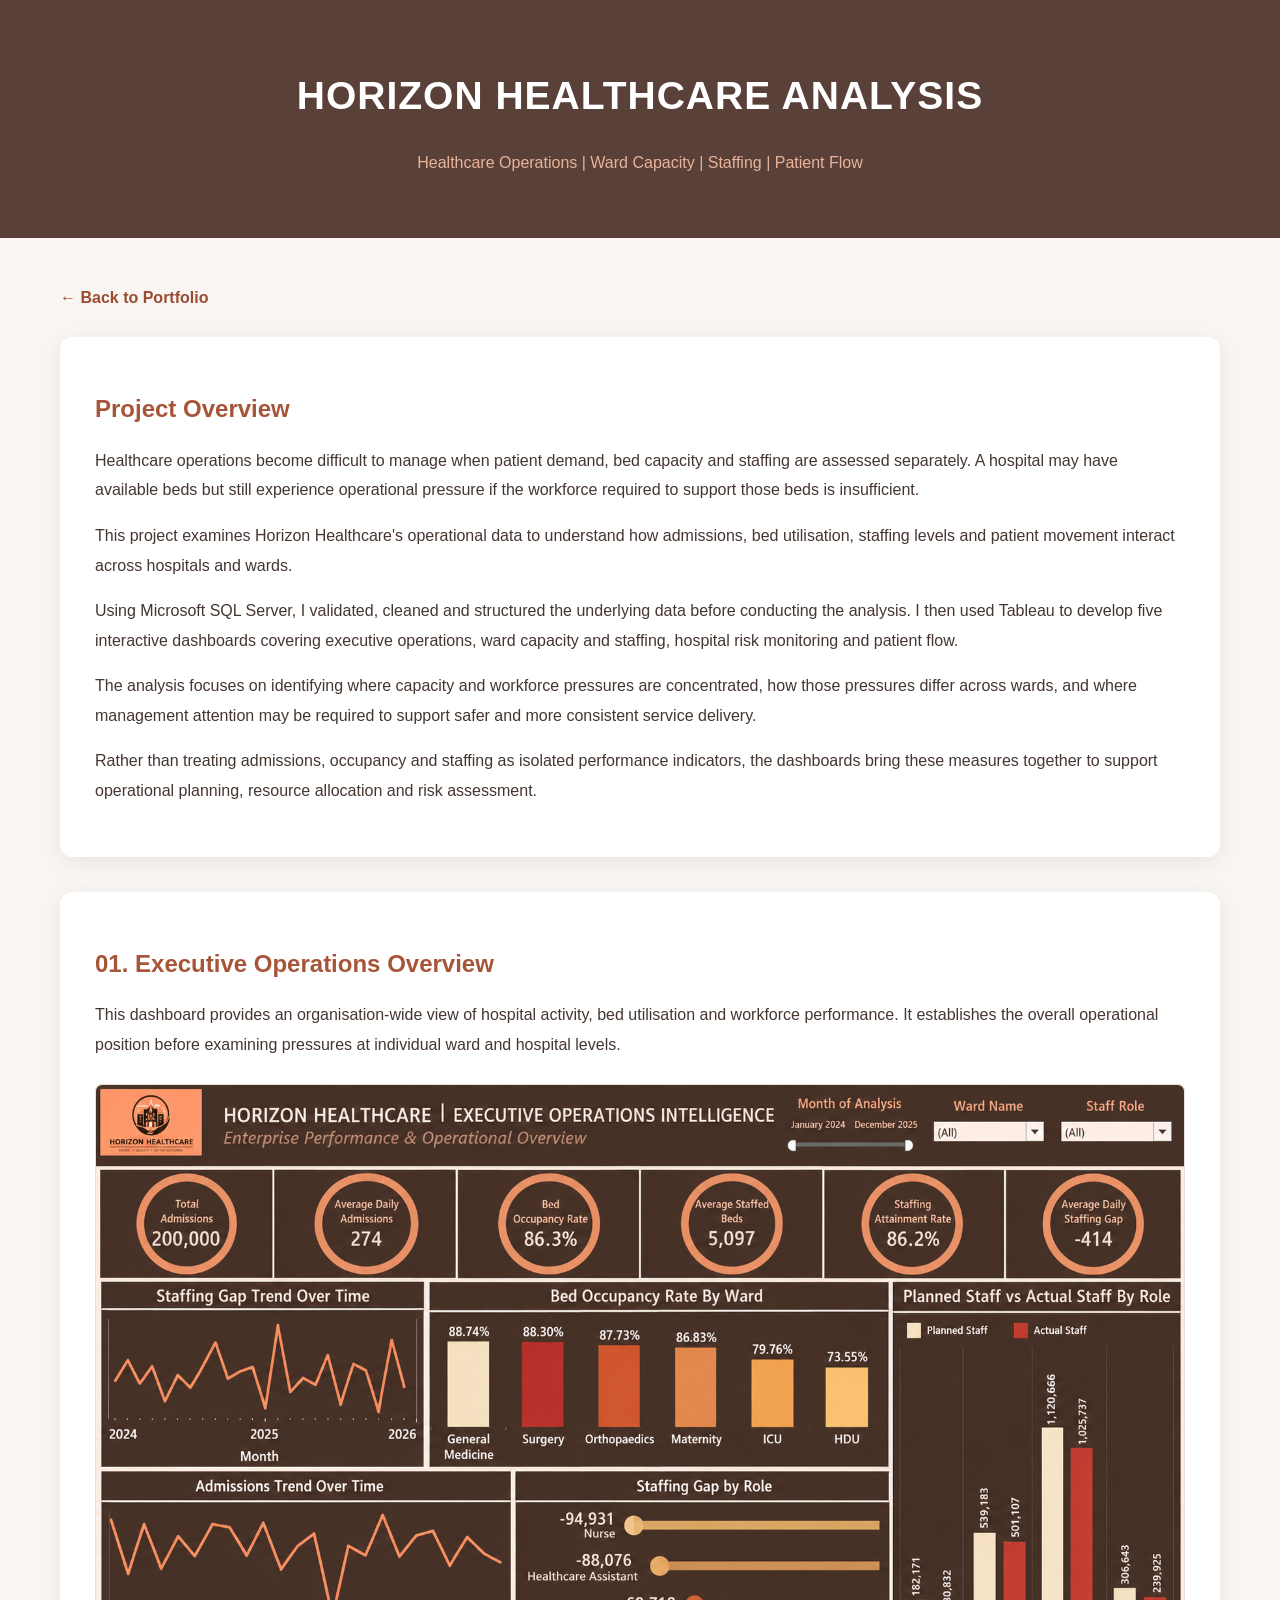
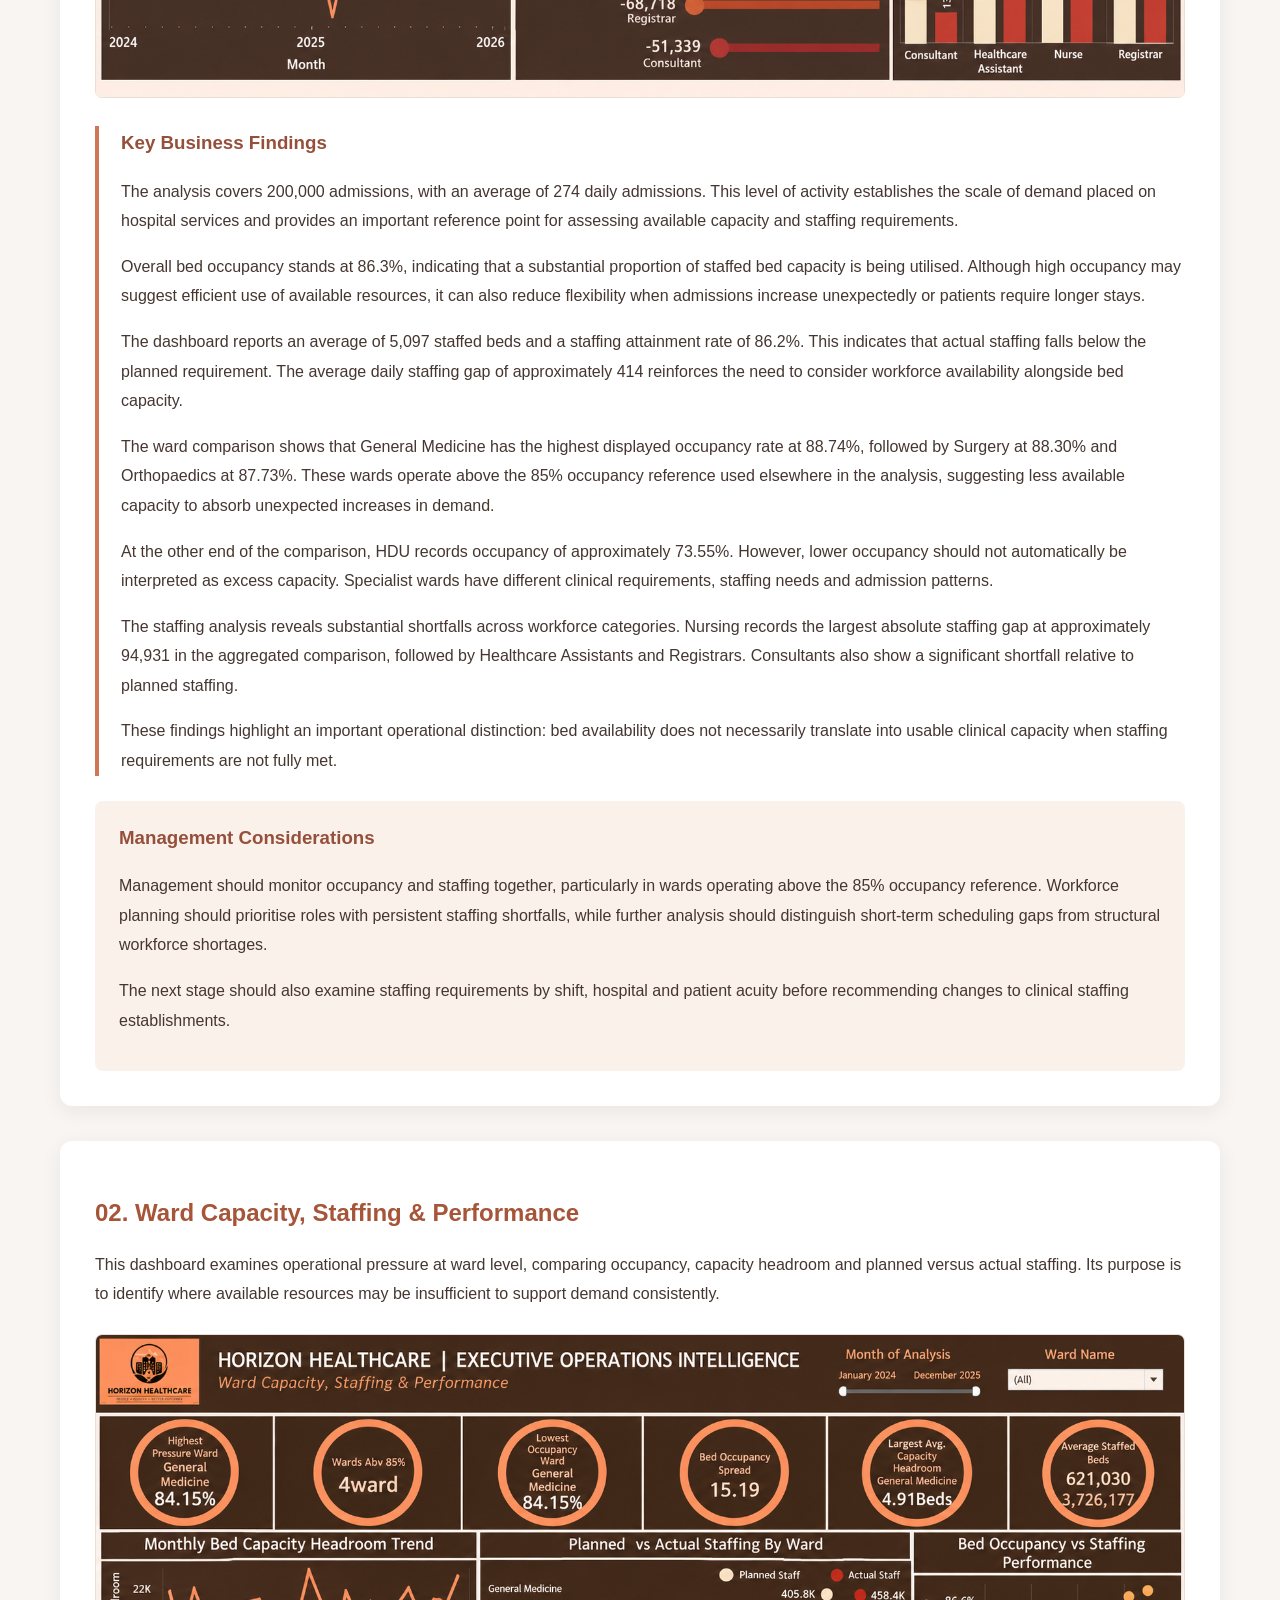
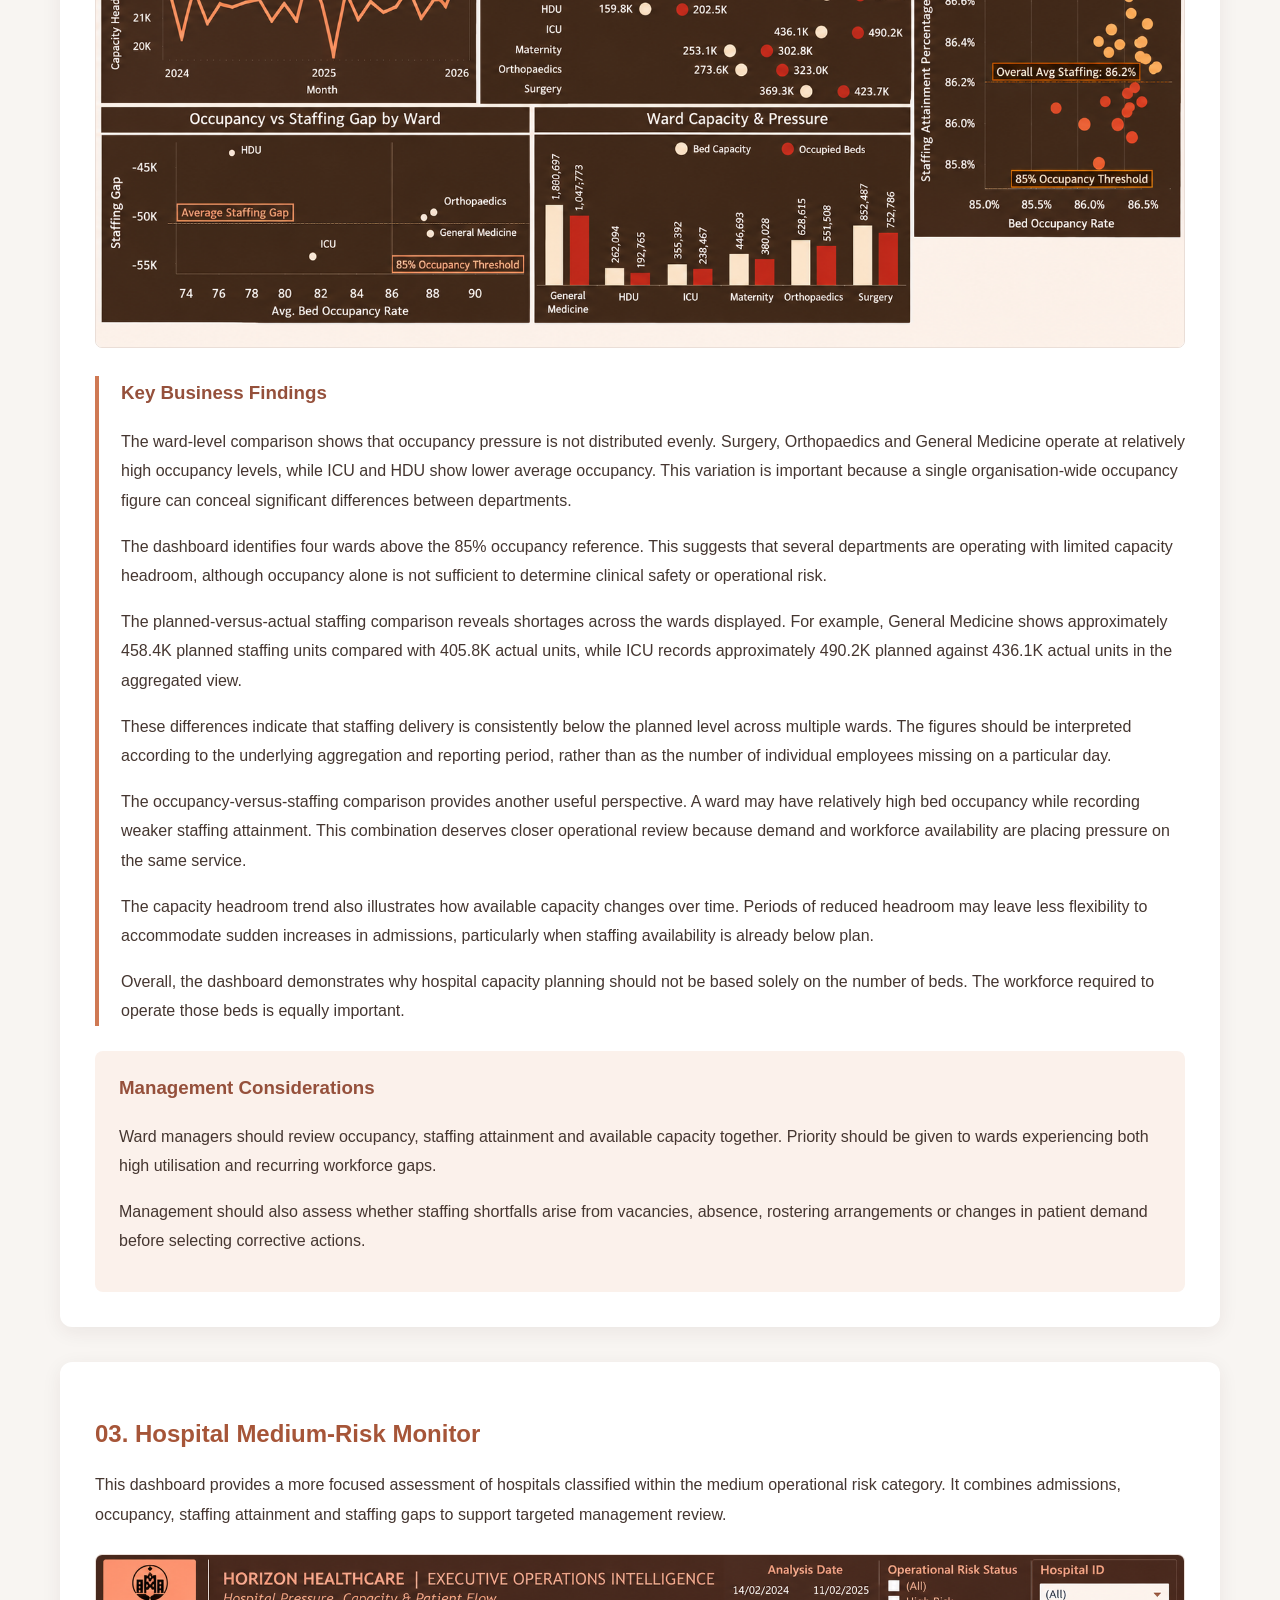
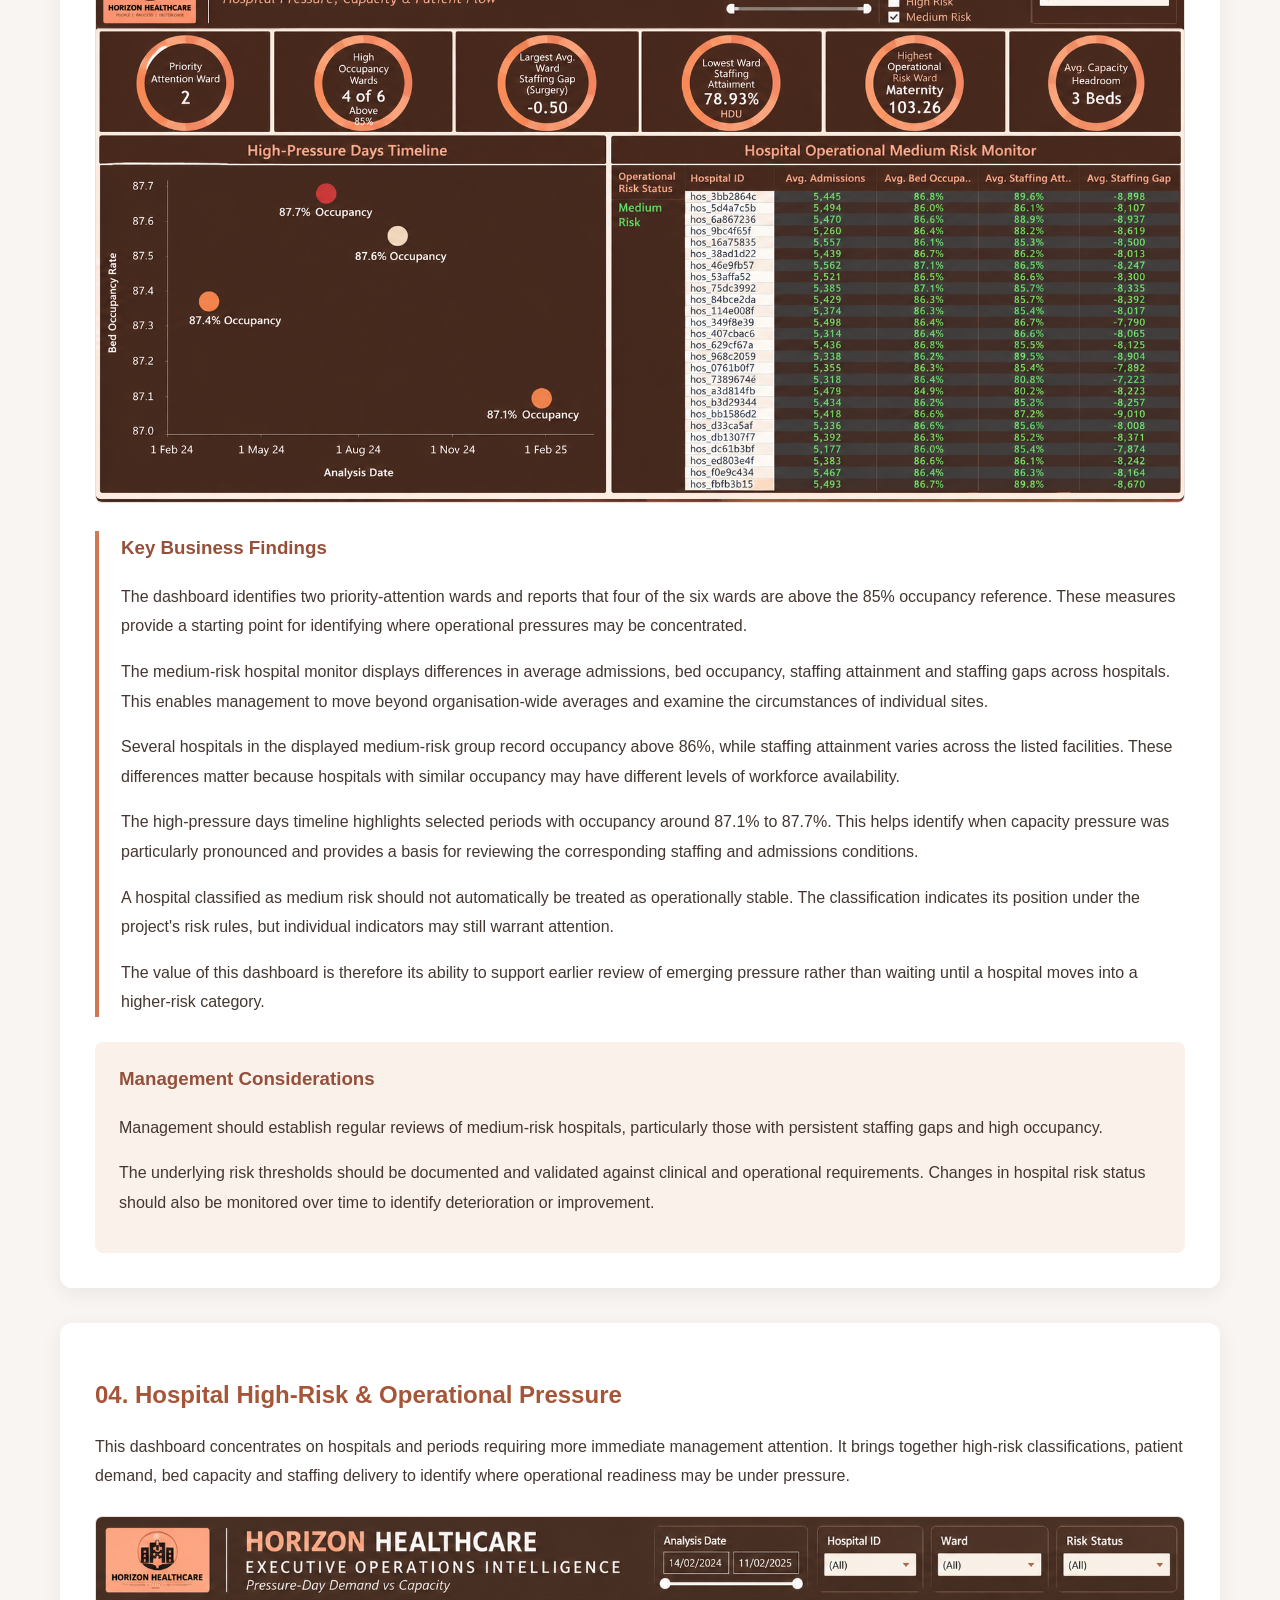
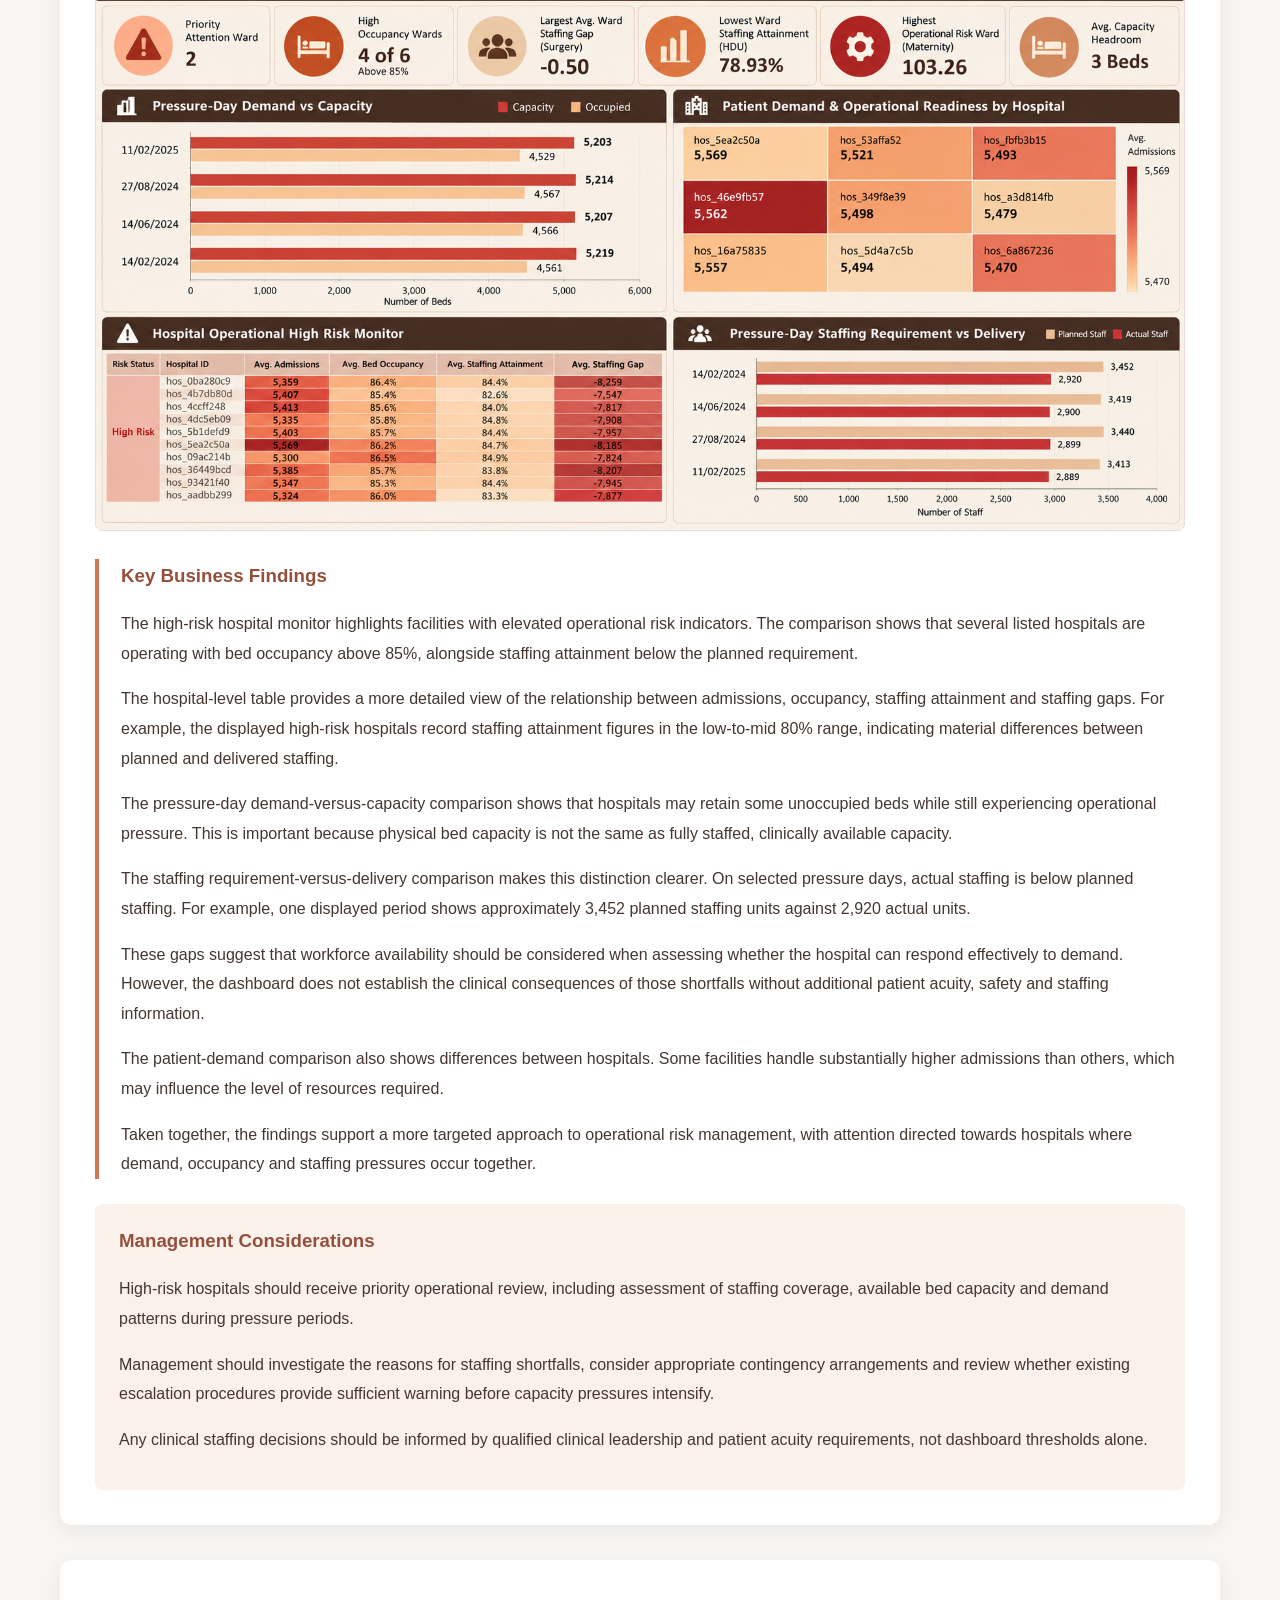
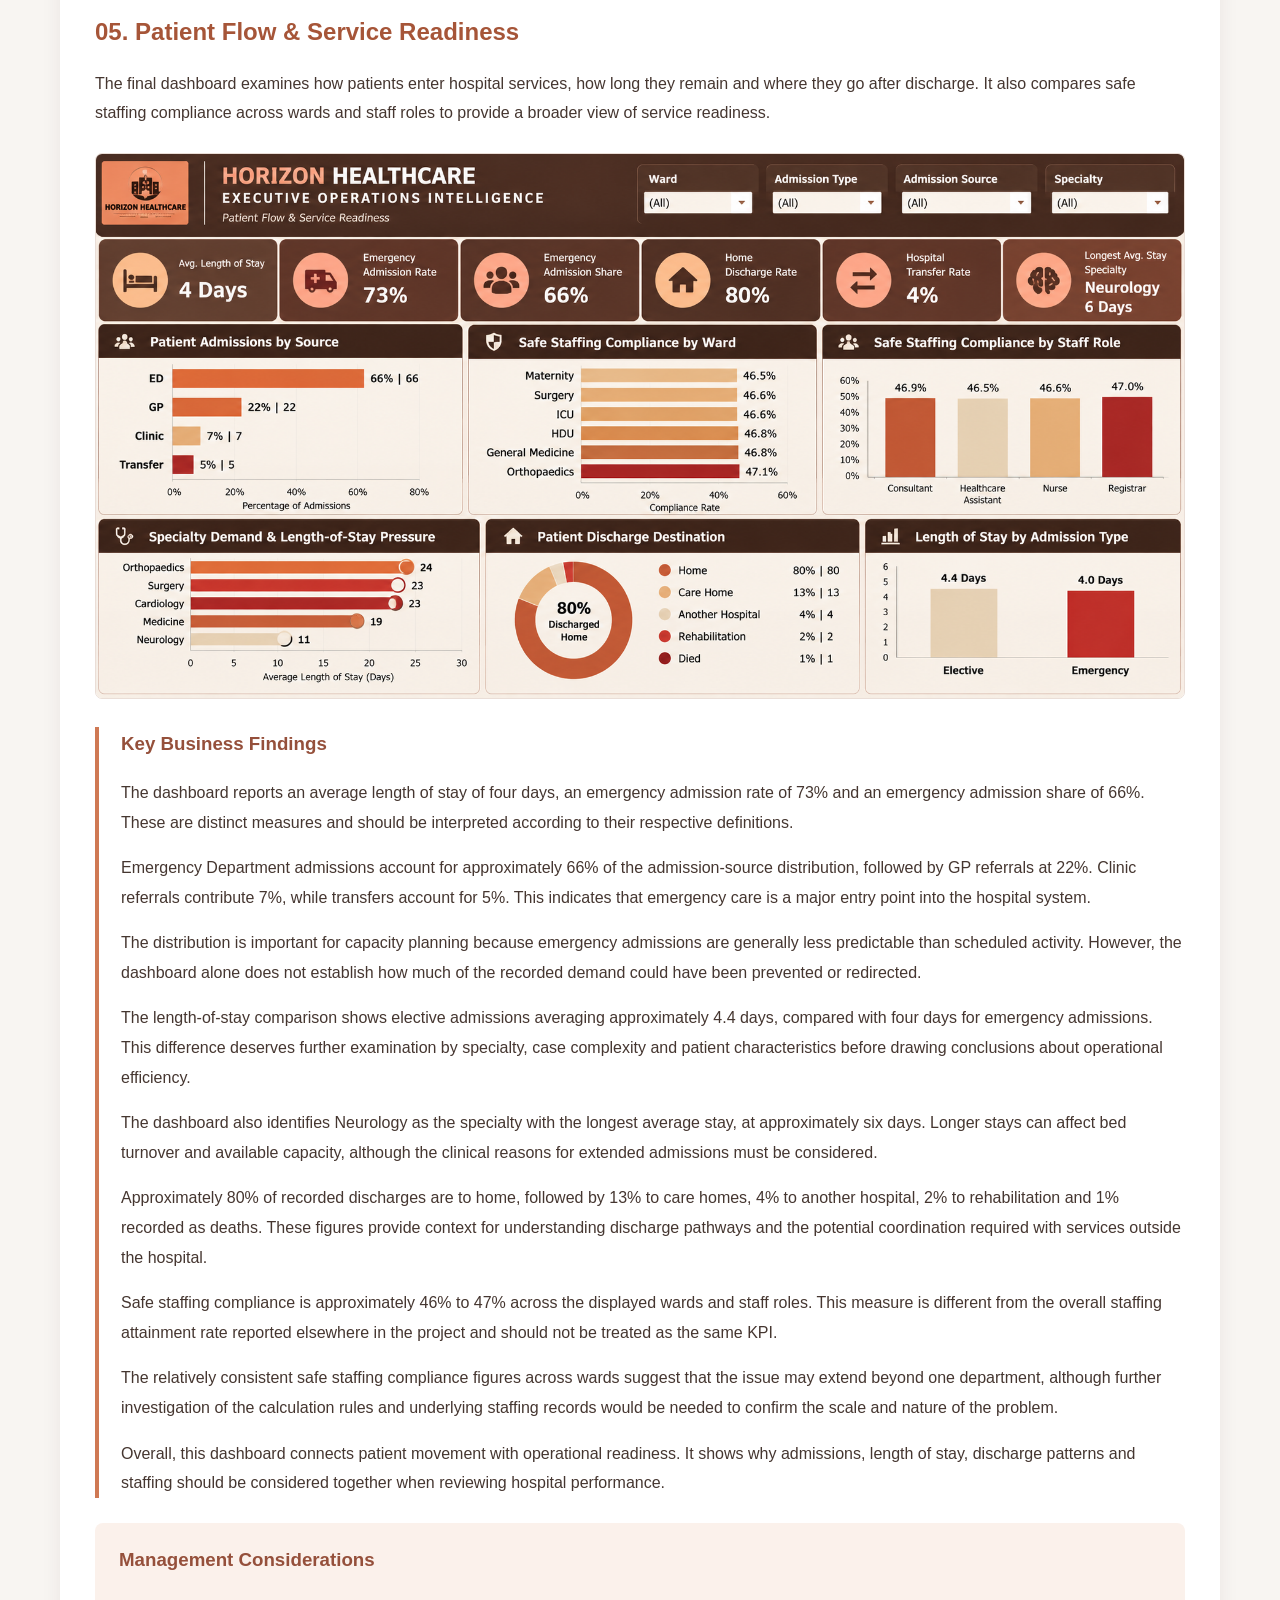
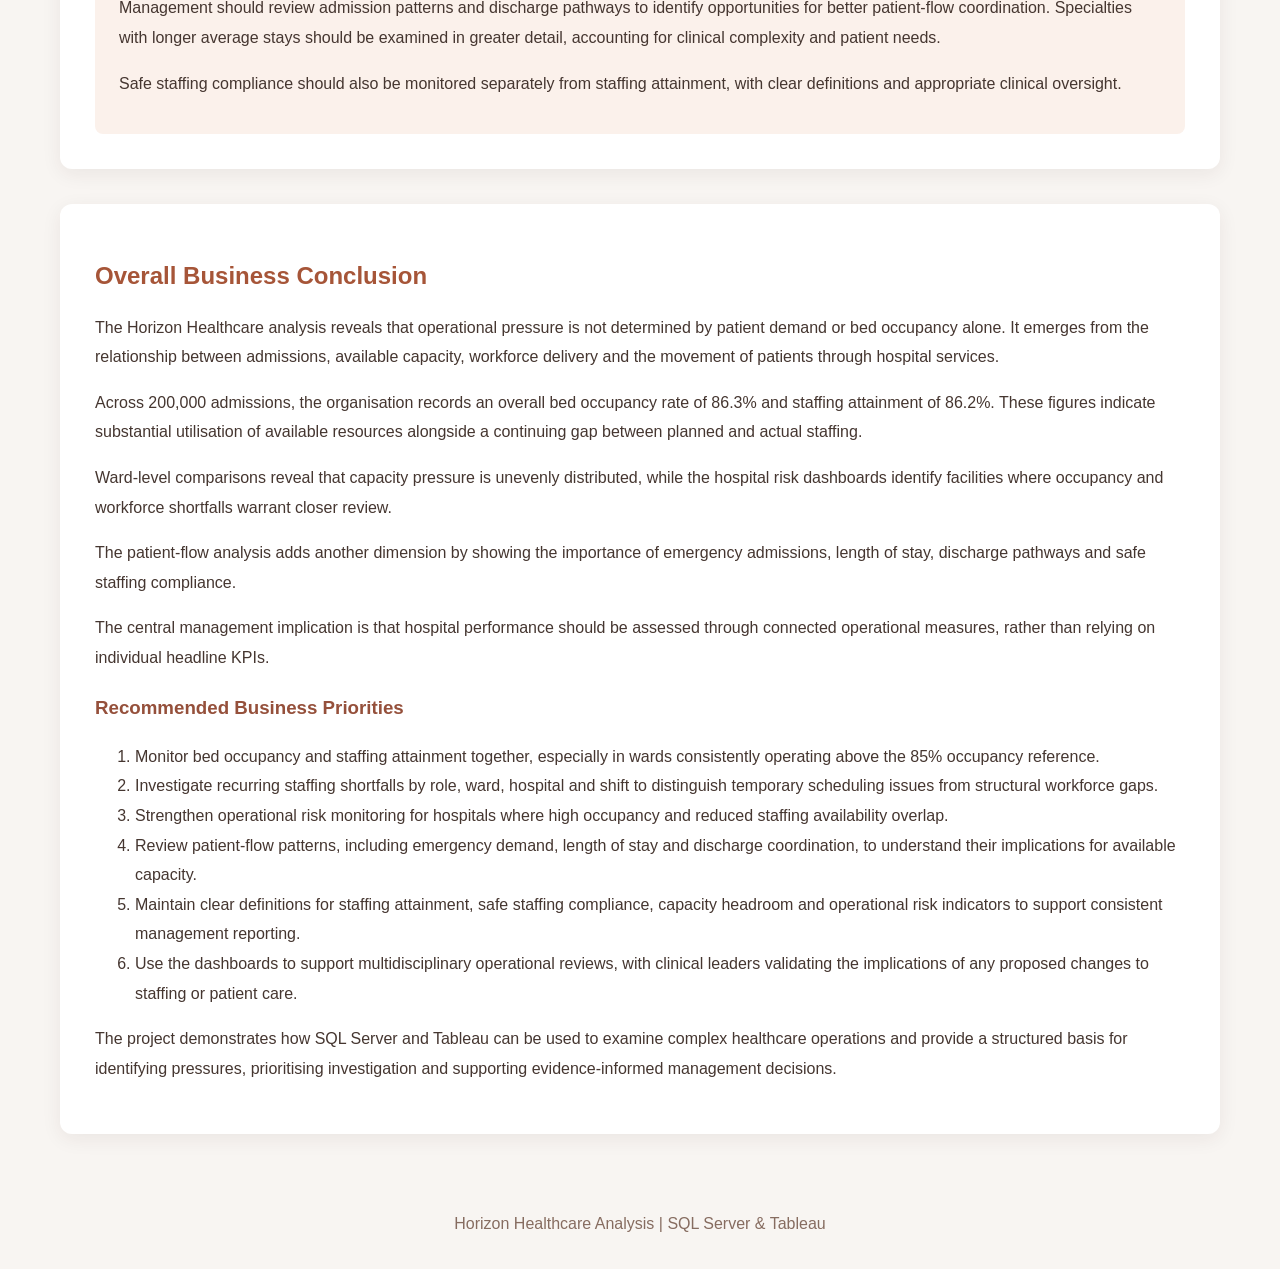
<file: horizon-healthcare.html>
<!DOCTYPE html>
<html lang="en">
<head>
<meta charset="UTF-8">
<meta name="viewport" content="width=device-width, initial-scale=1.0">
<title>Horizon Healthcare | Operations Analysis</title>

<style>
* { box-sizing: border-box; }

body {
    margin: 0;
    font-family: Arial, Helvetica, sans-serif;
    background: #f8f5f2;
    color: #453630;
    line-height: 1.85;
}

header {
    background: #594039;
    color: white;
    text-align: center;
    padding: 60px 20px;
}

header h1 {
    margin: 0;
    font-size: clamp(25px, 4vw, 39px);
    letter-spacing: 1px;
}

header p {
    color: #e9b399;
    margin-bottom: 0;
}

main {
    max-width: 1200px;
    margin: 45px auto;
    padding: 0 20px;
}

.intro, .dashboard, .conclusion {
    background: white;
    padding: 35px;
    border-radius: 12px;
    margin-bottom: 35px;
    box-shadow: 0 5px 20px rgba(60, 35, 25, 0.07);
}

h2 {
    color: #a65538;
    line-height: 1.4;
}

h3 {
    color: #95503b;
    margin-bottom: 8px;
}

.back {
    display: inline-block;
    margin-bottom: 25px;
    color: #9b4b32;
    font-weight: bold;
    text-decoration: none;
}

.dashboard img {
    display: block;
    width: 100%;
    height: auto;
    margin: 25px 0;
    border: 1px solid #eaded7;
    border-radius: 7px;
}

.findings {
    border-left: 4px solid #cf7954;
    padding-left: 22px;
    margin-top: 28px;
}

.recommendation {
    background: #fbf1eb;
    border-radius: 8px;
    padding: 20px 24px;
    margin-top: 25px;
}

.recommendation h3 {
    margin-top: 0;
}

footer {
    text-align: center;
    padding: 30px 20px;
    color: #866c60;
}

@media (max-width: 600px) {
    .intro, .dashboard, .conclusion {
        padding: 20px;
    }
}
</style>
</head>

<body>

<header>
    <h1>HORIZON HEALTHCARE ANALYSIS</h1>
    <p>
        Healthcare Operations | Ward Capacity |
        Staffing | Patient Flow
    </p>
</header>

<main>

<a href="index.html" class="back">
    &larr; Back to Portfolio
</a>

<!-- PROJECT INTRODUCTION -->

<section class="intro">

<h2>Project Overview</h2>

<p>
Healthcare operations become difficult to manage when
patient demand, bed capacity and staffing are assessed
separately. A hospital may have available beds but still
experience operational pressure if the workforce required
to support those beds is insufficient.
</p>

<p>
This project examines Horizon Healthcare's operational
data to understand how admissions, bed utilisation,
staffing levels and patient movement interact across
hospitals and wards.
</p>

<p>
Using Microsoft SQL Server, I validated, cleaned and
structured the underlying data before conducting
the analysis. I then used Tableau to develop five
interactive dashboards covering executive operations,
ward capacity and staffing, hospital risk monitoring
and patient flow.
</p>

<p>
The analysis focuses on identifying where capacity
and workforce pressures are concentrated, how those
pressures differ across wards, and where management
attention may be required to support safer and more
consistent service delivery.
</p>

<p>
Rather than treating admissions, occupancy and staffing
as isolated performance indicators, the dashboards
bring these measures together to support operational
planning, resource allocation and risk assessment.
</p>

</section>

<!-- DASHBOARD 1 -->

<section class="dashboard">

<h2>01. Executive Operations Overview</h2>

<p>
This dashboard provides an organisation-wide view
of hospital activity, bed utilisation and workforce
performance. It establishes the overall operational
position before examining pressures at individual
ward and hospital levels.
</p>

<a href="images/dashboard-1.png" target="_blank" rel="noopener">
    <img src="images/dashboard-1.png"
         alt="Horizon Healthcare Executive Operations Overview">
</a>

<div class="findings">

<h3>Key Business Findings</h3>

<p>
The analysis covers 200,000 admissions, with an
average of 274 daily admissions. This level of
activity establishes the scale of demand placed
on hospital services and provides an important
reference point for assessing available capacity
and staffing requirements.
</p>

<p>
Overall bed occupancy stands at 86.3%, indicating
that a substantial proportion of staffed bed
capacity is being utilised. Although high
occupancy may suggest efficient use of available
resources, it can also reduce flexibility when
admissions increase unexpectedly or patients
require longer stays.
</p>

<p>
The dashboard reports an average of 5,097
staffed beds and a staffing attainment rate
of 86.2%. This indicates that actual staffing
falls below the planned requirement. The
average daily staffing gap of approximately
414 reinforces the need to consider workforce
availability alongside bed capacity.
</p>

<p>
The ward comparison shows that General Medicine
has the highest displayed occupancy rate at
88.74%, followed by Surgery at 88.30% and
Orthopaedics at 87.73%. These wards operate
above the 85% occupancy reference used
elsewhere in the analysis, suggesting
less available capacity to absorb
unexpected increases in demand.
</p>

<p>
At the other end of the comparison,
HDU records occupancy of approximately
73.55%. However, lower occupancy should
not automatically be interpreted as
excess capacity. Specialist wards have
different clinical requirements, staffing
needs and admission patterns.
</p>

<p>
The staffing analysis reveals substantial
shortfalls across workforce categories.
Nursing records the largest absolute
staffing gap at approximately 94,931
in the aggregated comparison, followed
by Healthcare Assistants and Registrars.
Consultants also show a significant
shortfall relative to planned staffing.
</p>

<p>
These findings highlight an important
operational distinction: bed availability
does not necessarily translate into
usable clinical capacity when staffing
requirements are not fully met.
</p>

</div>

<div class="recommendation">

<h3>Management Considerations</h3>

<p>
Management should monitor occupancy and staffing
together, particularly in wards operating above
the 85% occupancy reference. Workforce planning
should prioritise roles with persistent staffing
shortfalls, while further analysis should distinguish
short-term scheduling gaps from structural
workforce shortages.
</p>

<p>
The next stage should also examine staffing
requirements by shift, hospital and patient
acuity before recommending changes to
clinical staffing establishments.
</p>

</div>
</section>

<!-- DASHBOARD 2 -->

<section class="dashboard">

<h2>02. Ward Capacity, Staffing & Performance</h2>

<p>
This dashboard examines operational pressure at
ward level, comparing occupancy, capacity headroom
and planned versus actual staffing. Its purpose
is to identify where available resources may
be insufficient to support demand consistently.
</p>

<a href="images/dashboard-2.png" target="_blank" rel="noopener">
    <img src="images/dashboard-2.png"
         alt="Horizon Healthcare Ward Capacity and Staffing">
</a>

<div class="findings">

<h3>Key Business Findings</h3>

<p>
The ward-level comparison shows that occupancy
pressure is not distributed evenly. Surgery,
Orthopaedics and General Medicine operate at
relatively high occupancy levels, while ICU
and HDU show lower average occupancy.
This variation is important because a single
organisation-wide occupancy figure can conceal
significant differences between departments.
</p>

<p>
The dashboard identifies four wards above
the 85% occupancy reference. This suggests
that several departments are operating with
limited capacity headroom, although occupancy
alone is not sufficient to determine
clinical safety or operational risk.
</p>

<p>
The planned-versus-actual staffing comparison
reveals shortages across the wards displayed.
For example, General Medicine shows approximately
458.4K planned staffing units compared with
405.8K actual units, while ICU records
approximately 490.2K planned against
436.1K actual units in the aggregated view.
</p>

<p>
These differences indicate that staffing
delivery is consistently below the planned
level across multiple wards. The figures
should be interpreted according to the
underlying aggregation and reporting period,
rather than as the number of individual
employees missing on a particular day.
</p>

<p>
The occupancy-versus-staffing comparison
provides another useful perspective.
A ward may have relatively high bed
occupancy while recording weaker staffing
attainment. This combination deserves
closer operational review because
demand and workforce availability
are placing pressure on the same service.
</p>

<p>
The capacity headroom trend also illustrates
how available capacity changes over time.
Periods of reduced headroom may leave
less flexibility to accommodate sudden
increases in admissions, particularly
when staffing availability is already
below plan.
</p>

<p>
Overall, the dashboard demonstrates why
hospital capacity planning should not
be based solely on the number of beds.
The workforce required to operate
those beds is equally important.
</p>

</div>

<div class="recommendation">

<h3>Management Considerations</h3>

<p>
Ward managers should review occupancy,
staffing attainment and available capacity
together. Priority should be given to
wards experiencing both high utilisation
and recurring workforce gaps.
</p>

<p>
Management should also assess whether
staffing shortfalls arise from vacancies,
absence, rostering arrangements or
changes in patient demand before
selecting corrective actions.
</p>

</div>
</section>

<!-- DASHBOARD 3 -->

<section class="dashboard">

<h2>03. Hospital Medium-Risk Monitor</h2>

<p>
This dashboard provides a more focused
assessment of hospitals classified
within the medium operational risk
category. It combines admissions,
occupancy, staffing attainment and
staffing gaps to support targeted
management review.
</p>

<a href="images/dashboard-3.png" target="_blank" rel="noopener">
    <img src="images/dashboard-3.png"
         alt="Horizon Healthcare Medium Risk Monitor">
</a>

<div class="findings">

<h3>Key Business Findings</h3>

<p>
The dashboard identifies two priority-attention
wards and reports that four of the six wards
are above the 85% occupancy reference.
These measures provide a starting point
for identifying where operational
pressures may be concentrated.
</p>

<p>
The medium-risk hospital monitor displays
differences in average admissions,
bed occupancy, staffing attainment
and staffing gaps across hospitals.
This enables management to move beyond
organisation-wide averages and examine
the circumstances of individual sites.
</p>

<p>
Several hospitals in the displayed
medium-risk group record occupancy
above 86%, while staffing attainment
varies across the listed facilities.
These differences matter because
hospitals with similar occupancy
may have different levels of
workforce availability.
</p>

<p>
The high-pressure days timeline highlights
selected periods with occupancy around
87.1% to 87.7%. This helps identify
when capacity pressure was particularly
pronounced and provides a basis for
reviewing the corresponding staffing
and admissions conditions.
</p>

<p>
A hospital classified as medium risk
should not automatically be treated
as operationally stable. The classification
indicates its position under the project's
risk rules, but individual indicators
may still warrant attention.
</p>

<p>
The value of this dashboard is therefore
its ability to support earlier review
of emerging pressure rather than
waiting until a hospital moves
into a higher-risk category.
</p>

</div>

<div class="recommendation">

<h3>Management Considerations</h3>

<p>
Management should establish regular reviews
of medium-risk hospitals, particularly
those with persistent staffing gaps
and high occupancy.
</p>

<p>
The underlying risk thresholds should
be documented and validated against
clinical and operational requirements.
Changes in hospital risk status
should also be monitored over time
to identify deterioration or improvement.
</p>

</div>
</section>

<!-- DASHBOARD 4 -->

<section class="dashboard">

<h2>04. Hospital High-Risk & Operational Pressure</h2>

<p>
This dashboard concentrates on hospitals
and periods requiring more immediate
management attention. It brings together
high-risk classifications, patient demand,
bed capacity and staffing delivery
to identify where operational
readiness may be under pressure.
</p>

<a href="images/dashboard-4.png" target="_blank" rel="noopener">
    <img src="images/dashboard-4.png"
         alt="Horizon Healthcare High Risk and Operational Pressure">
</a>

<div class="findings">

<h3>Key Business Findings</h3>

<p>
The high-risk hospital monitor highlights
facilities with elevated operational
risk indicators. The comparison shows
that several listed hospitals are
operating with bed occupancy above
85%, alongside staffing attainment
below the planned requirement.
</p>

<p>
The hospital-level table provides
a more detailed view of the relationship
between admissions, occupancy,
staffing attainment and staffing gaps.
For example, the displayed high-risk
hospitals record staffing attainment
figures in the low-to-mid 80% range,
indicating material differences
between planned and delivered staffing.
</p>

<p>
The pressure-day demand-versus-capacity
comparison shows that hospitals may
retain some unoccupied beds while
still experiencing operational
pressure. This is important because
physical bed capacity is not the
same as fully staffed, clinically
available capacity.
</p>

<p>
The staffing requirement-versus-delivery
comparison makes this distinction clearer.
On selected pressure days, actual staffing
is below planned staffing. For example,
one displayed period shows approximately
3,452 planned staffing units against
2,920 actual units.
</p>

<p>
These gaps suggest that workforce
availability should be considered
when assessing whether the hospital
can respond effectively to demand.
However, the dashboard does not
establish the clinical consequences
of those shortfalls without
additional patient acuity,
safety and staffing information.
</p>

<p>
The patient-demand comparison also
shows differences between hospitals.
Some facilities handle substantially
higher admissions than others,
which may influence the level
of resources required.
</p>

<p>
Taken together, the findings support
a more targeted approach to operational
risk management, with attention
directed towards hospitals where
demand, occupancy and staffing
pressures occur together.
</p>

</div>

<div class="recommendation">

<h3>Management Considerations</h3>

<p>
High-risk hospitals should receive
priority operational review, including
assessment of staffing coverage,
available bed capacity and demand
patterns during pressure periods.
</p>

<p>
Management should investigate the
reasons for staffing shortfalls,
consider appropriate contingency
arrangements and review whether
existing escalation procedures
provide sufficient warning
before capacity pressures intensify.
</p>

<p>
Any clinical staffing decisions
should be informed by qualified
clinical leadership and patient
acuity requirements, not dashboard
thresholds alone.
</p>

</div>
</section>

<!-- DASHBOARD 5 -->

<section class="dashboard">

<h2>05. Patient Flow & Service Readiness</h2>

<p>
The final dashboard examines how patients
enter hospital services, how long they
remain and where they go after discharge.
It also compares safe staffing compliance
across wards and staff roles to provide
a broader view of service readiness.
</p>

<a href="images/dashboard-5.png" target="_blank" rel="noopener">
    <img src="images/dashboard-5.png"
         alt="Horizon Healthcare Patient Flow and Service Readiness">
</a>

<div class="findings">

<h3>Key Business Findings</h3>

<p>
The dashboard reports an average
length of stay of four days,
an emergency admission rate of
73% and an emergency admission
share of 66%. These are distinct
measures and should be interpreted
according to their respective
definitions.
</p>

<p>
Emergency Department admissions
account for approximately 66%
of the admission-source distribution,
followed by GP referrals at 22%.
Clinic referrals contribute 7%,
while transfers account for 5%.
This indicates that emergency
care is a major entry point
into the hospital system.
</p>

<p>
The distribution is important
for capacity planning because
emergency admissions are generally
less predictable than scheduled
activity. However, the dashboard
alone does not establish how
much of the recorded demand
could have been prevented
or redirected.
</p>

<p>
The length-of-stay comparison shows
elective admissions averaging
approximately 4.4 days,
compared with four days
for emergency admissions.
This difference deserves
further examination by specialty,
case complexity and patient
characteristics before drawing
conclusions about operational
efficiency.
</p>

<p>
The dashboard also identifies
Neurology as the specialty with
the longest average stay,
at approximately six days.
Longer stays can affect bed
turnover and available capacity,
although the clinical reasons
for extended admissions
must be considered.
</p>

<p>
Approximately 80% of recorded
discharges are to home,
followed by 13% to care homes,
4% to another hospital,
2% to rehabilitation and
1% recorded as deaths.
These figures provide context
for understanding discharge
pathways and the potential
coordination required with
services outside the hospital.
</p>

<p>
Safe staffing compliance is
approximately 46% to 47%
across the displayed wards
and staff roles. This measure
is different from the overall
staffing attainment rate
reported elsewhere in the
project and should not be
treated as the same KPI.
</p>

<p>
The relatively consistent
safe staffing compliance
figures across wards suggest
that the issue may extend
beyond one department,
although further investigation
of the calculation rules
and underlying staffing records
would be needed to confirm
the scale and nature
of the problem.
</p>

<p>
Overall, this dashboard
connects patient movement
with operational readiness.
It shows why admissions,
length of stay, discharge
patterns and staffing
should be considered
together when reviewing
hospital performance.
</p>

</div>

<div class="recommendation">

<h3>Management Considerations</h3>

<p>
Management should review admission
patterns and discharge pathways
to identify opportunities for
better patient-flow coordination.
Specialties with longer average
stays should be examined
in greater detail, accounting
for clinical complexity
and patient needs.
</p>

<p>
Safe staffing compliance should
also be monitored separately
from staffing attainment,
with clear definitions and
appropriate clinical oversight.
</p>

</div>
</section>

<!-- OVERALL CONCLUSION -->

<section class="conclusion">

<h2>Overall Business Conclusion</h2>

<p>
The Horizon Healthcare analysis reveals
that operational pressure is not determined
by patient demand or bed occupancy alone.
It emerges from the relationship between
admissions, available capacity, workforce
delivery and the movement of patients
through hospital services.
</p>

<p>
Across 200,000 admissions, the organisation
records an overall bed occupancy rate
of 86.3% and staffing attainment of 86.2%.
These figures indicate substantial
utilisation of available resources
alongside a continuing gap between
planned and actual staffing.
</p>

<p>
Ward-level comparisons reveal that
capacity pressure is unevenly
distributed, while the hospital
risk dashboards identify facilities
where occupancy and workforce
shortfalls warrant closer review.
</p>

<p>
The patient-flow analysis adds
another dimension by showing
the importance of emergency
admissions, length of stay,
discharge pathways and
safe staffing compliance.
</p>

<p>
The central management implication
is that hospital performance
should be assessed through
connected operational measures,
rather than relying on
individual headline KPIs.
</p>

<h3>Recommended Business Priorities</h3>

<ol>

<li>
Monitor bed occupancy and staffing
attainment together, especially
in wards consistently operating
above the 85% occupancy reference.
</li>

<li>
Investigate recurring staffing
shortfalls by role, ward,
hospital and shift to distinguish
temporary scheduling issues
from structural workforce gaps.
</li>

<li>
Strengthen operational risk
monitoring for hospitals where
high occupancy and reduced
staffing availability overlap.
</li>

<li>
Review patient-flow patterns,
including emergency demand,
length of stay and discharge
coordination, to understand
their implications for
available capacity.
</li>

<li>
Maintain clear definitions
for staffing attainment,
safe staffing compliance,
capacity headroom and
operational risk indicators
to support consistent
management reporting.
</li>

<li>
Use the dashboards to support
multidisciplinary operational
reviews, with clinical leaders
validating the implications
of any proposed changes
to staffing or patient care.
</li>

</ol>

<p>
The project demonstrates how
SQL Server and Tableau can be
used to examine complex
healthcare operations and
provide a structured basis
for identifying pressures,
prioritising investigation
and supporting evidence-informed
management decisions.
</p>

</section>

</main>

<footer>
Horizon Healthcare Analysis | SQL Server & Tableau
</footer>

</body>
</html>
</file>
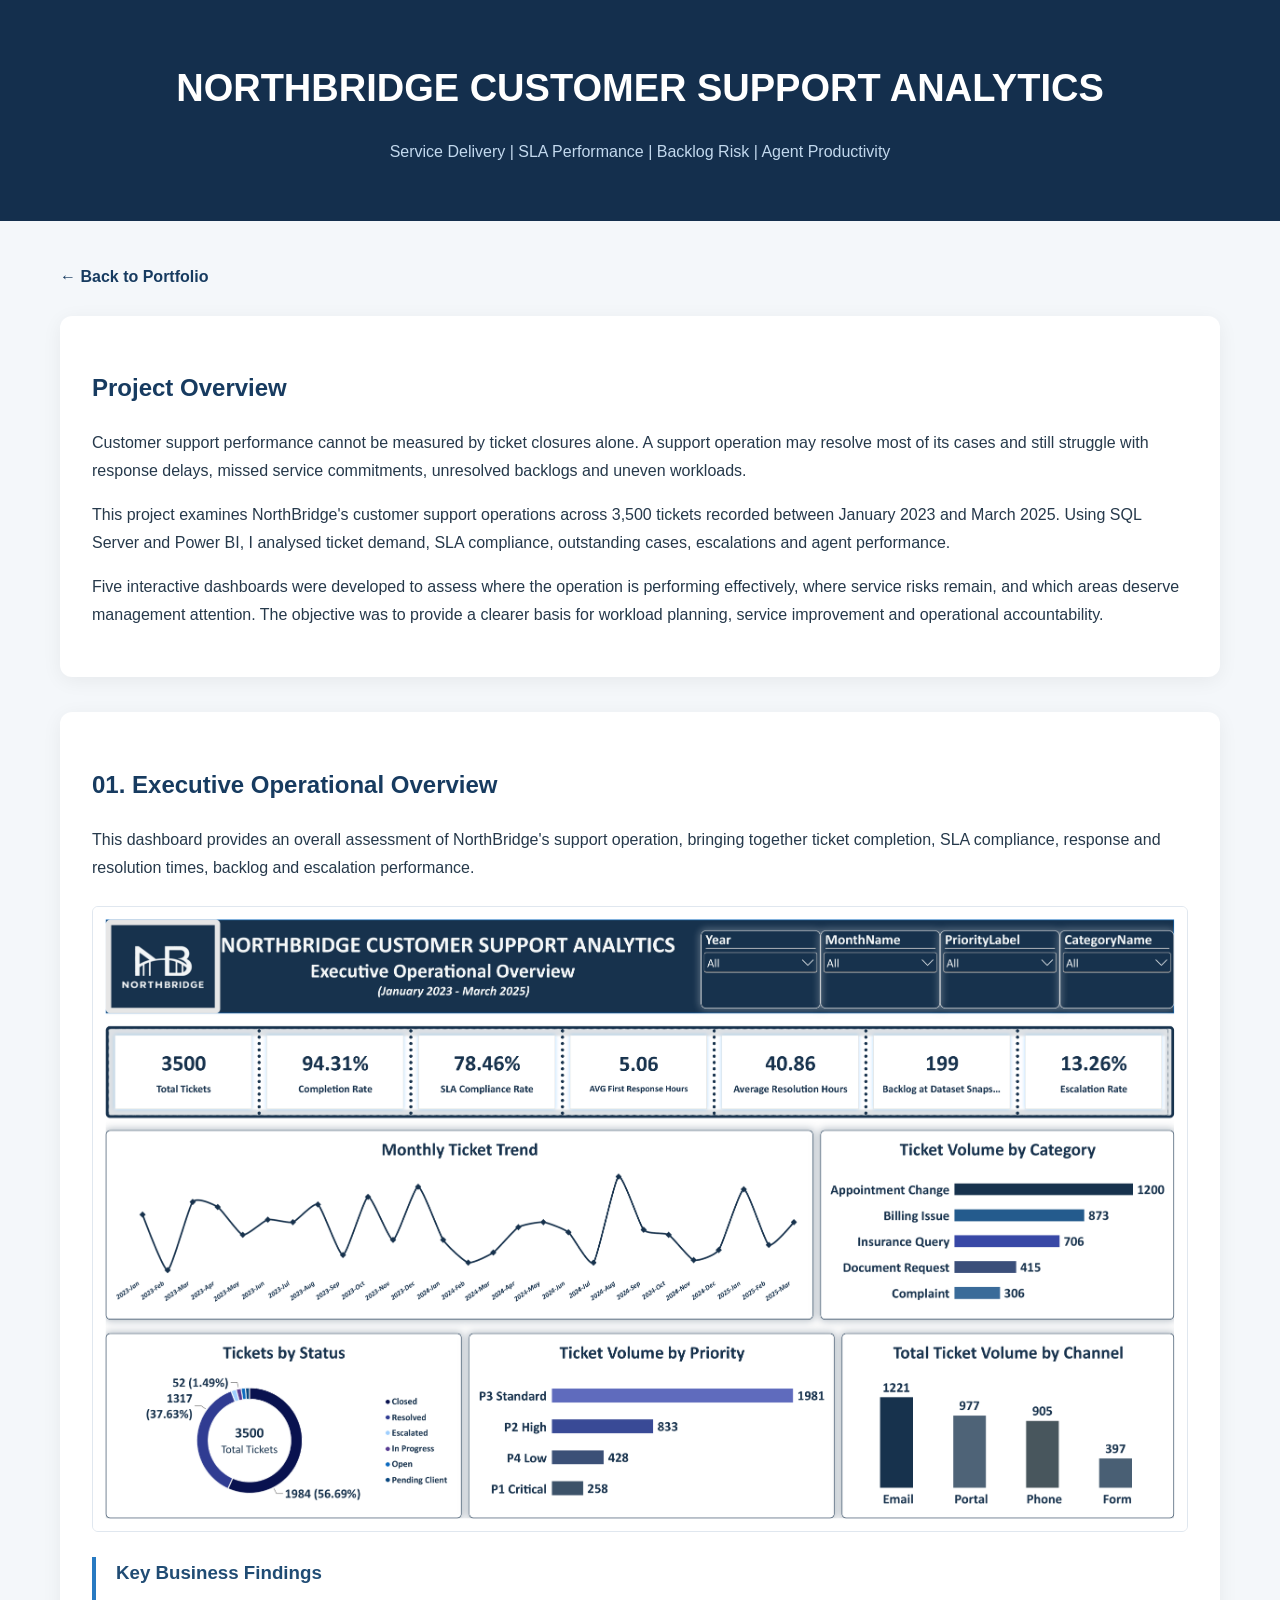
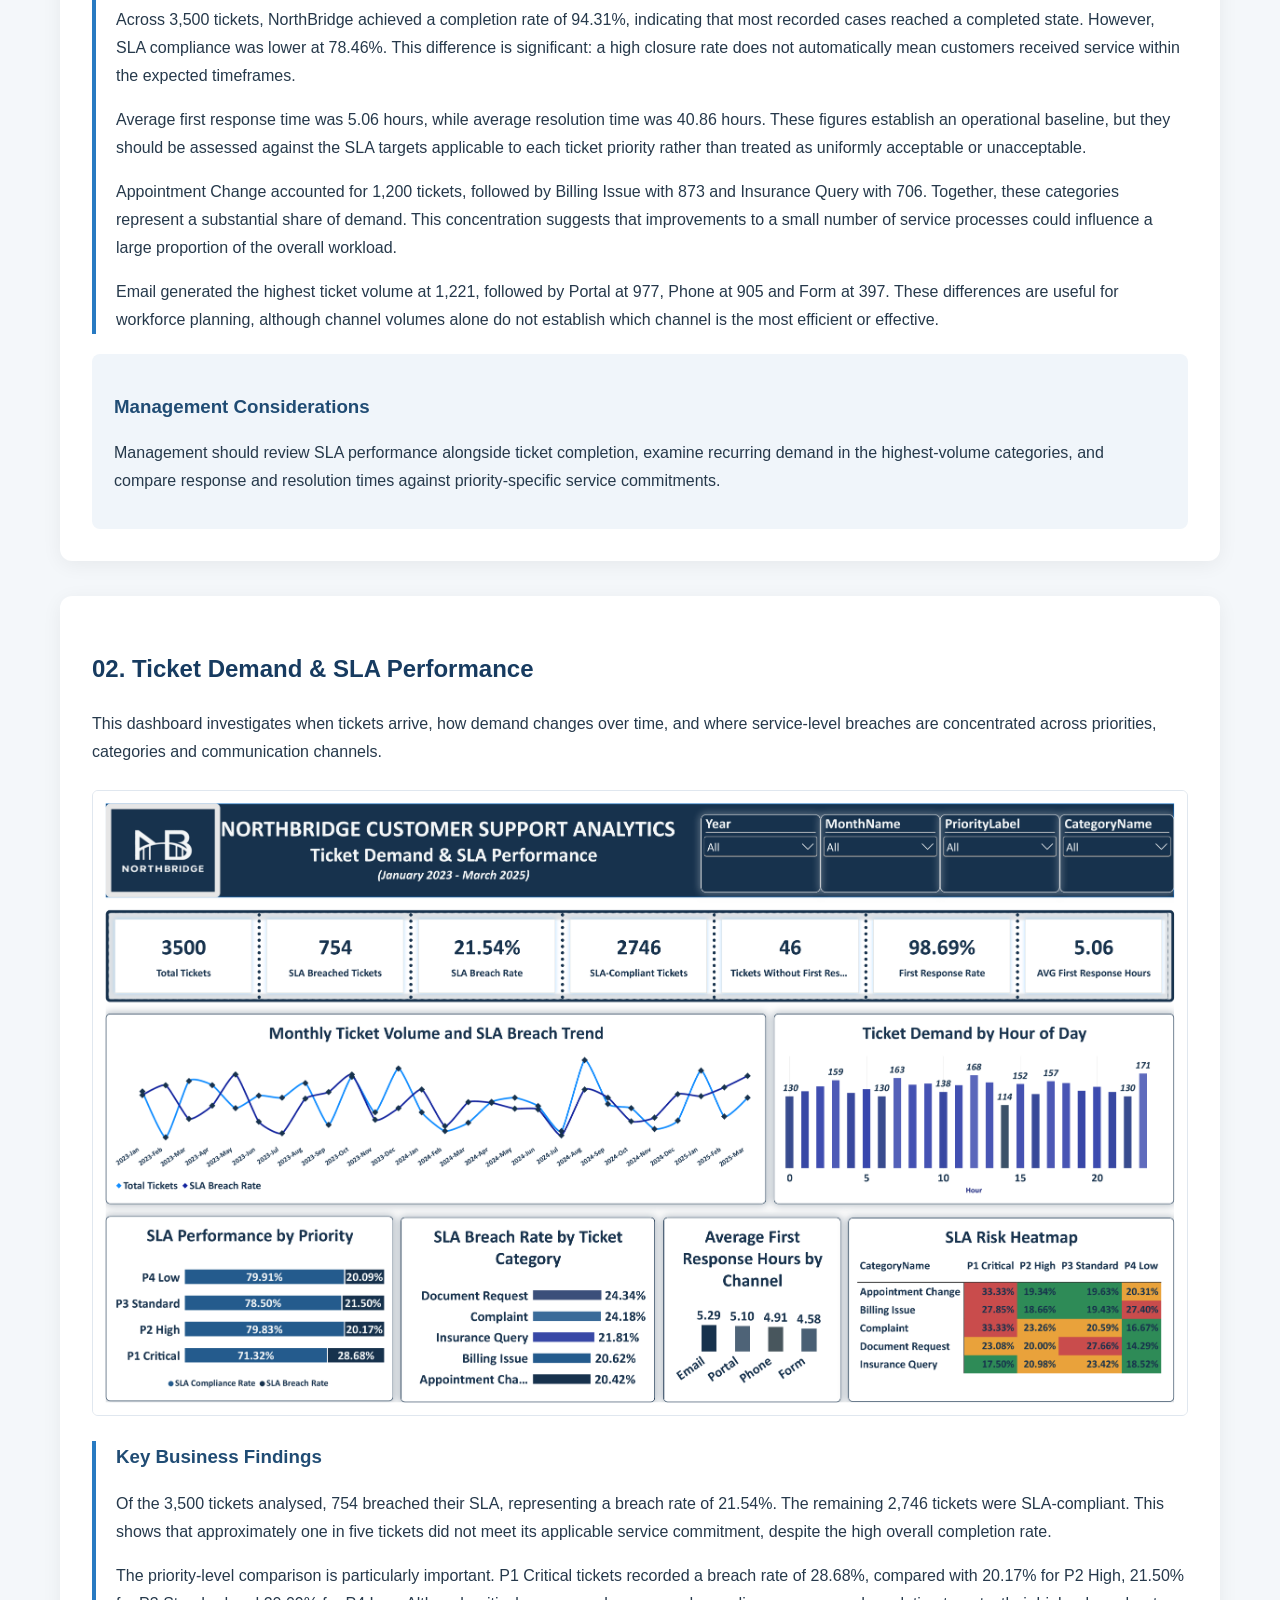
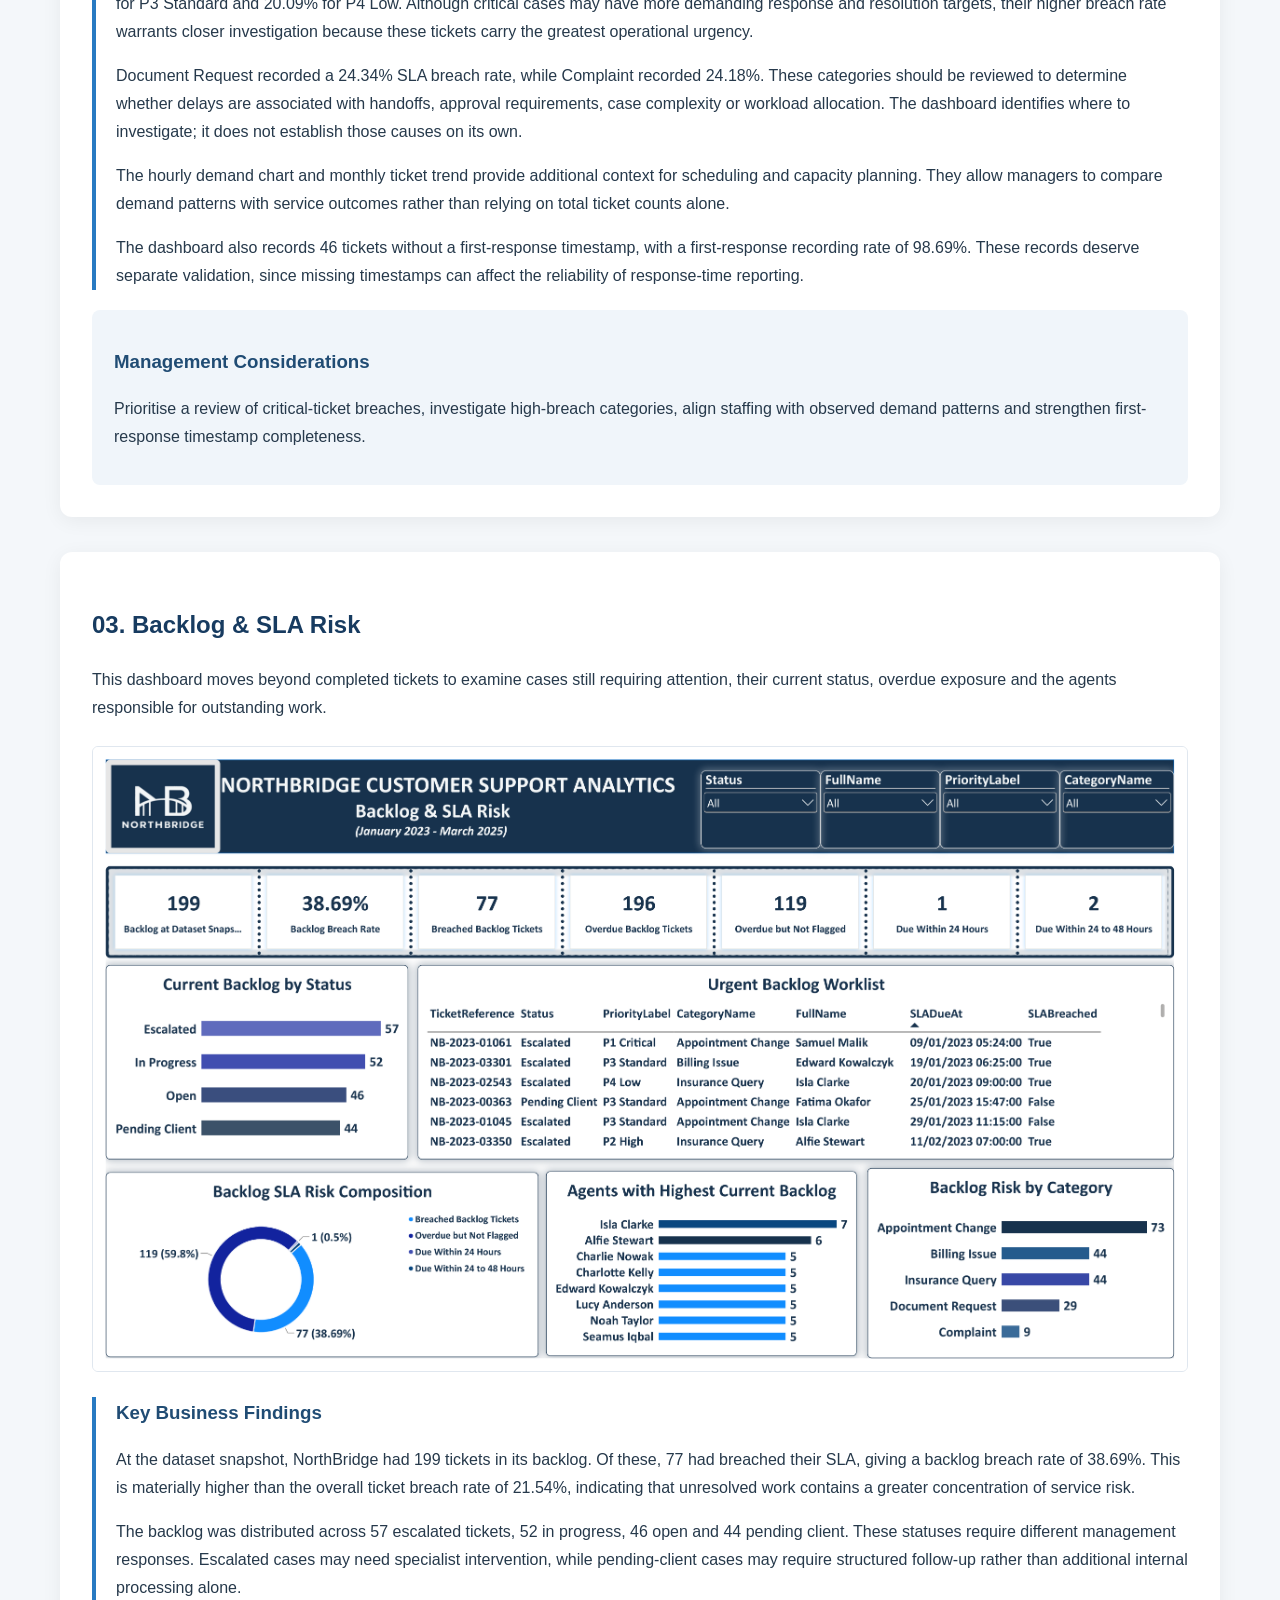
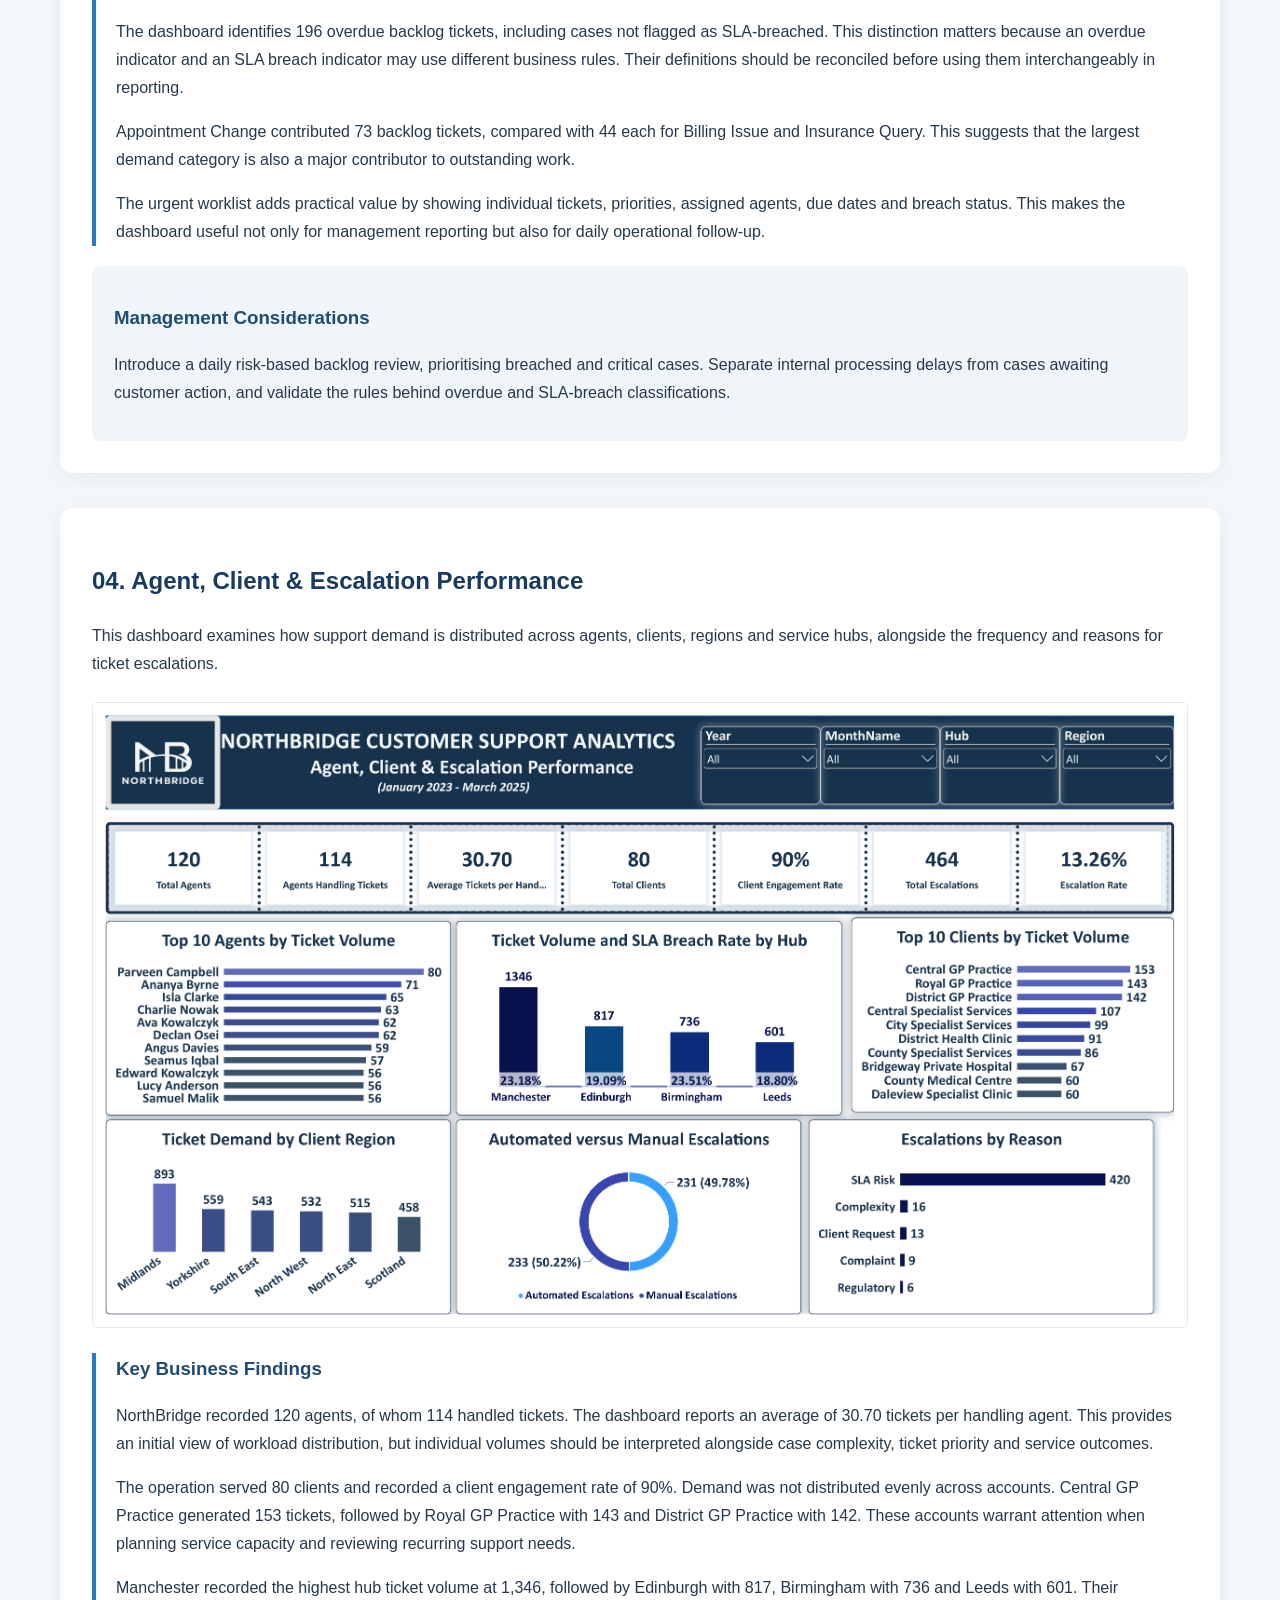
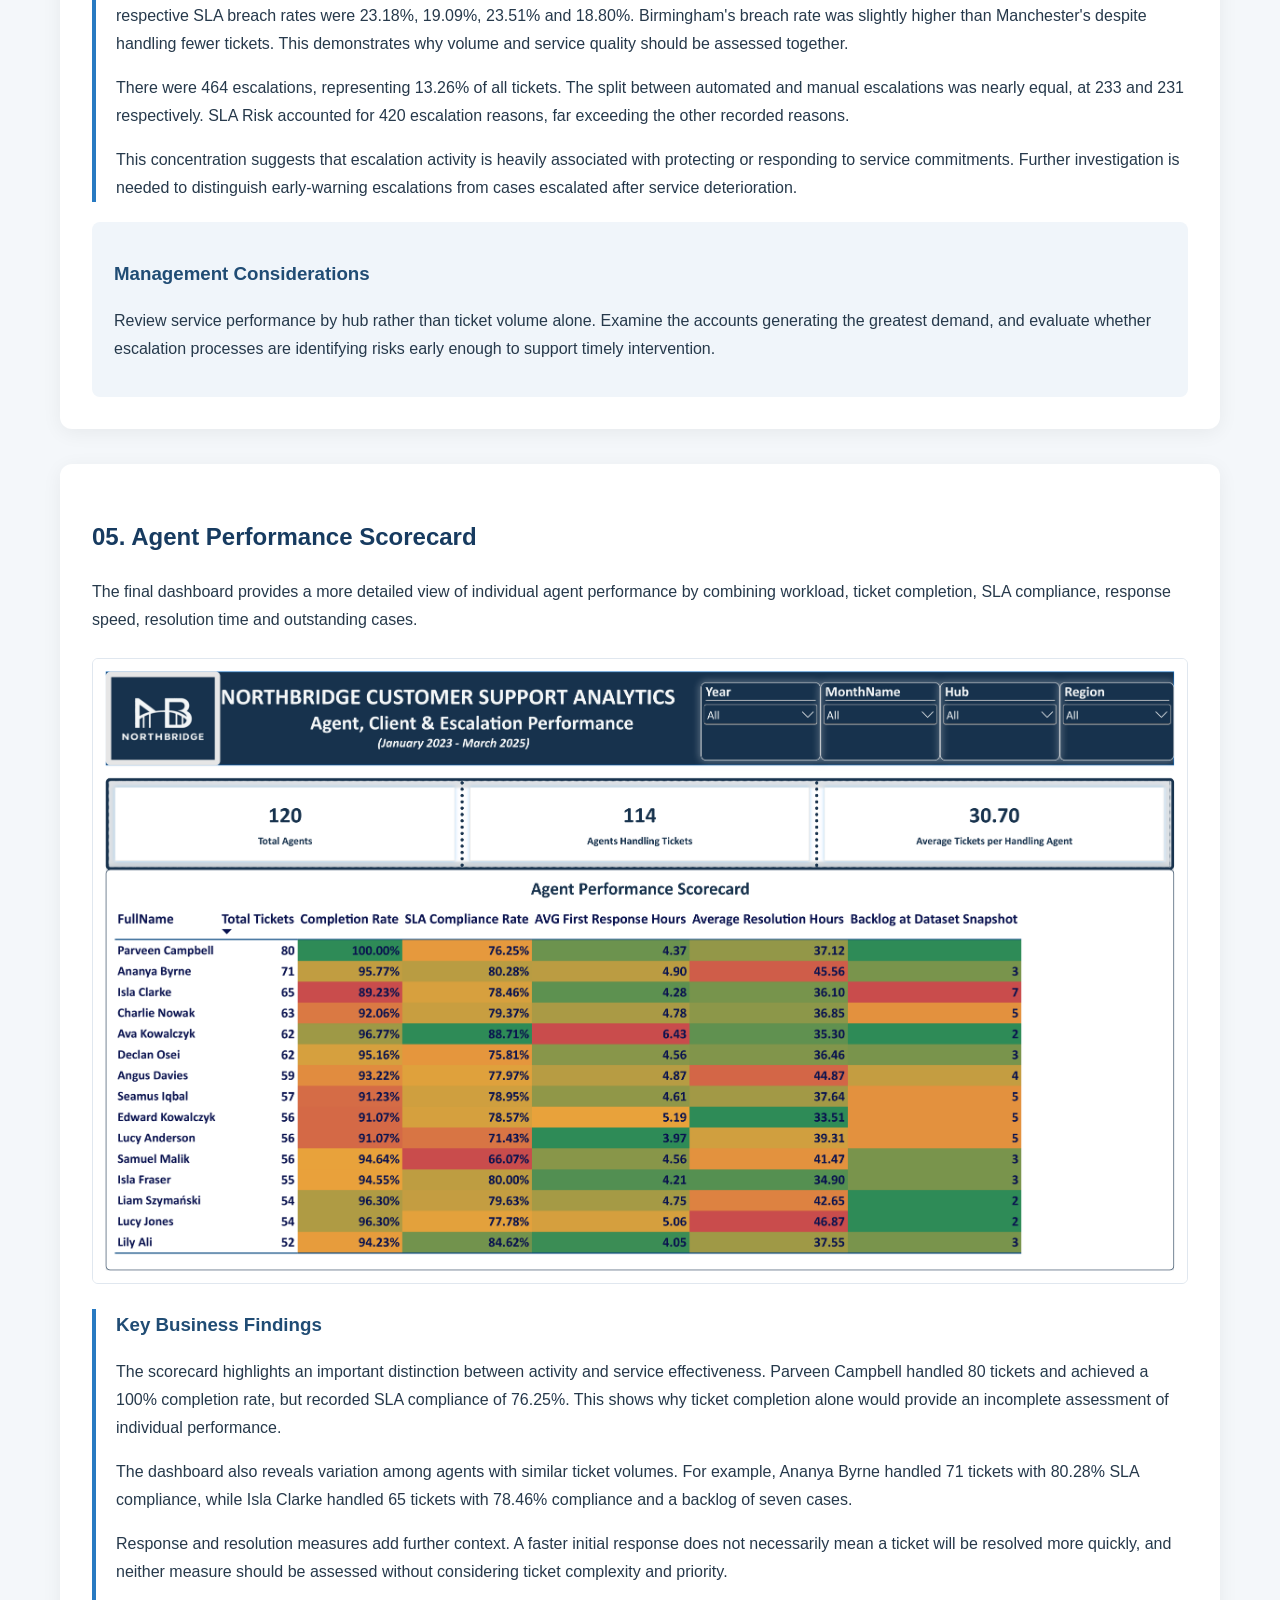
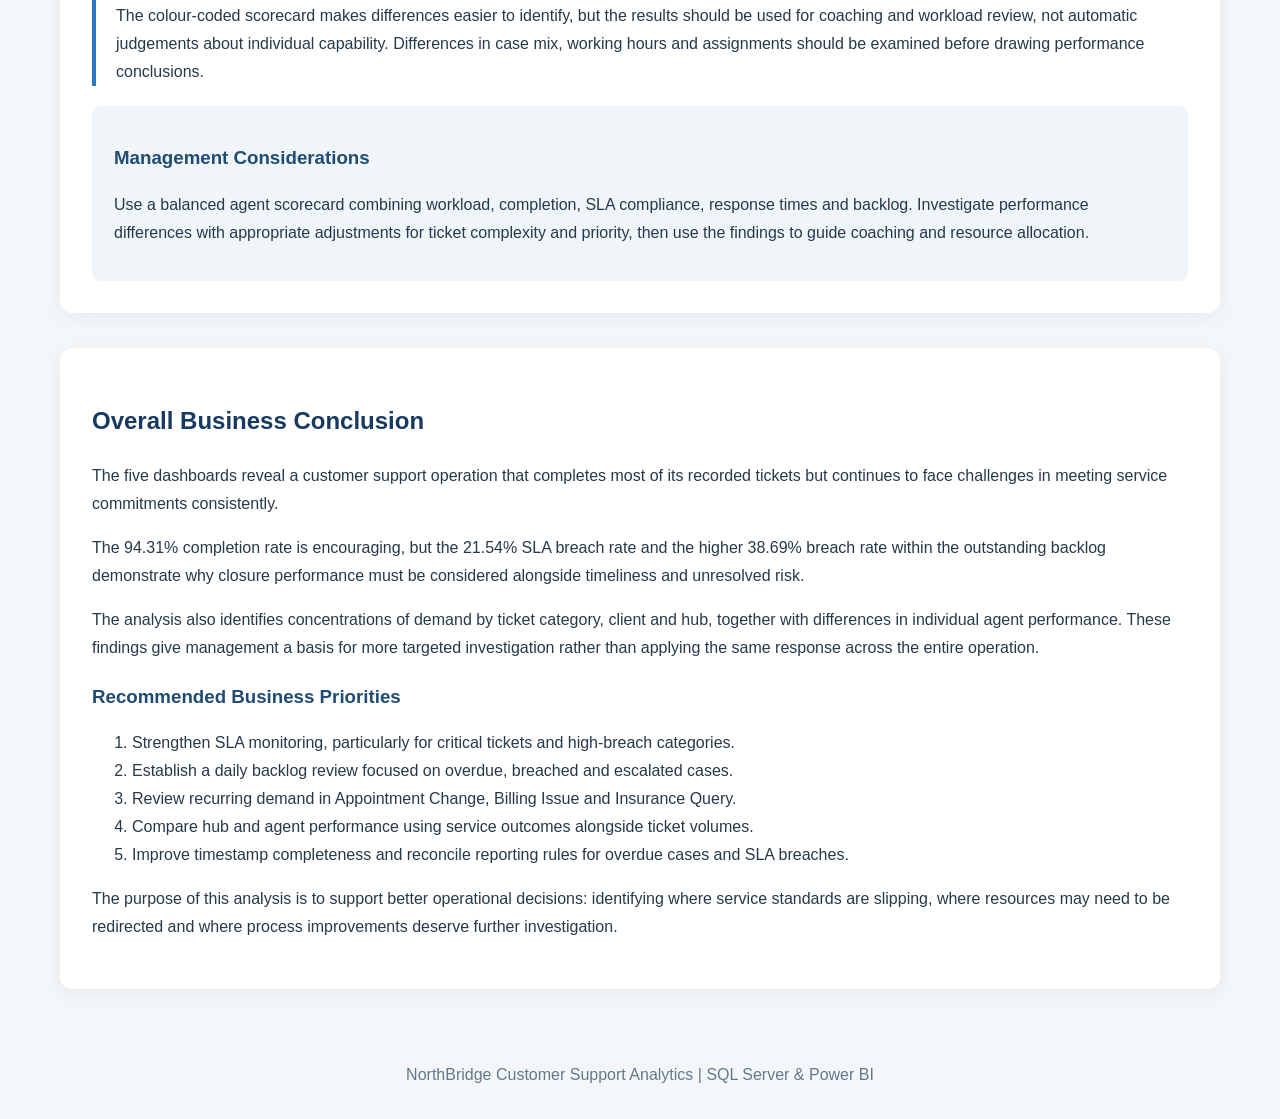
<file: northbridge.html>
<!DOCTYPE html>
<html lang="en">
<head>
  <meta charset="UTF-8">
  <meta name="viewport"
        content="width=device-width, initial-scale=1.0">
  <title>NorthBridge | Customer Support Analytics</title>

  <style>
    * { box-sizing: border-box; }

    body {
      margin: 0;
      background: #f4f7fa;
      color: #26394b;
      font-family: Arial, sans-serif;
      line-height: 1.75;
    }

    header {
      background: #142f4d;
      color: white;
      padding: 55px 20px;
      text-align: center;
    }

    header h1 {
      margin: 0;
      font-size: clamp(26px, 4vw, 38px);
    }

    header p {
      color: #c3d9ee;
      margin-bottom: 0;
    }

    main {
      max-width: 1200px;
      margin: 42px auto;
      padding: 0 20px;
    }

    .intro, .dashboard, .conclusion {
      background: white;
      padding: 32px;
      border-radius: 12px;
      margin-bottom: 35px;
      box-shadow: 0 4px 20px rgba(0,0,0,0.06);
    }

    h2 { color: #173b60; }

    h3 {
      color: #204c74;
      margin-bottom: 8px;
    }

    .dashboard img {
      display: block;
      width: 100%;
      height: auto;
      border-radius: 6px;
      margin: 24px 0;
      border: 1px solid #e0e7ef;
    }

    .findings {
      border-left: 4px solid #287ac2;
      padding-left: 20px;
      margin-top: 25px;
    }

    .recommendation {
      background: #f0f5fa;
      border-radius: 8px;
      padding: 18px 22px;
      margin-top: 20px;
    }

    .back {
      display: inline-block;
      margin-bottom: 25px;
      color: #173b60;
      font-weight: bold;
      text-decoration: none;
    }

    footer {
      text-align: center;
      padding: 30px 20px;
      color: #64788a;
    }

    @media (max-width: 600px) {
      .intro, .dashboard, .conclusion {
        padding: 18px;
      }
    }
  </style>
</head>

<body>

<header>
  <h1>NORTHBRIDGE CUSTOMER SUPPORT ANALYTICS</h1>
  <p>
    Service Delivery | SLA Performance |
    Backlog Risk | Agent Productivity
  </p>
</header>

<main>

<a href="index.html" class="back">
  &larr; Back to Portfolio
</a>

<section class="intro">
  <h2>Project Overview</h2>

  <p>
    Customer support performance cannot be measured
    by ticket closures alone. A support operation may
    resolve most of its cases and still struggle with
    response delays, missed service commitments,
    unresolved backlogs and uneven workloads.
  </p>

  <p>
    This project examines NorthBridge's customer
    support operations across 3,500 tickets recorded
    between January 2023 and March 2025.
    Using SQL Server and Power BI, I analysed
    ticket demand, SLA compliance, outstanding
    cases, escalations and agent performance.
  </p>

  <p>
    Five interactive dashboards were developed
    to assess where the operation is performing
    effectively, where service risks remain,
    and which areas deserve management attention.
    The objective was to provide a clearer basis
    for workload planning, service improvement
    and operational accountability.
  </p>
</section>

<!-- DASHBOARD 1 -->

<section class="dashboard">
  <h2>01. Executive Operational Overview</h2>

  <p>
    This dashboard provides an overall assessment
    of NorthBridge's support operation, bringing
    together ticket completion, SLA compliance,
    response and resolution times, backlog
    and escalation performance.
  </p>

  <a href="images/northbridge-dashboard-1.png"
     target="_blank" rel="noopener">
    <img src="images/northbridge-dashboard-1.png"
         alt="NorthBridge Executive Operational Overview">
  </a>

  <div class="findings">
    <h3>Key Business Findings</h3>

    <p>
      Across 3,500 tickets, NorthBridge achieved
      a completion rate of 94.31%, indicating
      that most recorded cases reached a completed
      state. However, SLA compliance was lower
      at 78.46%. This difference is significant:
      a high closure rate does not automatically
      mean customers received service within
      the expected timeframes.
    </p>

    <p>
      Average first response time was 5.06 hours,
      while average resolution time was
      40.86 hours. These figures establish
      an operational baseline, but they should
      be assessed against the SLA targets
      applicable to each ticket priority
      rather than treated as uniformly
      acceptable or unacceptable.
    </p>

    <p>
      Appointment Change accounted for
      1,200 tickets, followed by Billing Issue
      with 873 and Insurance Query with 706.
      Together, these categories represent
      a substantial share of demand.
      This concentration suggests that improvements
      to a small number of service processes
      could influence a large proportion
      of the overall workload.
    </p>

    <p>
      Email generated the highest ticket volume
      at 1,221, followed by Portal at 977,
      Phone at 905 and Form at 397.
      These differences are useful for workforce
      planning, although channel volumes alone
      do not establish which channel is
      the most efficient or effective.
    </p>
  </div>

  <div class="recommendation">
    <h3>Management Considerations</h3>
    <p>
      Management should review SLA performance
      alongside ticket completion, examine
      recurring demand in the highest-volume
      categories, and compare response and
      resolution times against priority-specific
      service commitments.
    </p>
  </div>
</section>

<!-- DASHBOARD 2 -->

<section class="dashboard">
  <h2>02. Ticket Demand & SLA Performance</h2>

  <p>
    This dashboard investigates when tickets
    arrive, how demand changes over time,
    and where service-level breaches are
    concentrated across priorities,
    categories and communication channels.
  </p>

  <a href="images/northbridge-dashboard-2.png"
     target="_blank" rel="noopener">
    <img src="images/northbridge-dashboard-2.png"
         alt="NorthBridge Ticket Demand and SLA Performance">
  </a>

  <div class="findings">
    <h3>Key Business Findings</h3>

    <p>
      Of the 3,500 tickets analysed, 754 breached
      their SLA, representing a breach rate
      of 21.54%. The remaining 2,746 tickets
      were SLA-compliant. This shows that
      approximately one in five tickets
      did not meet its applicable service
      commitment, despite the high overall
      completion rate.
    </p>

    <p>
      The priority-level comparison is particularly
      important. P1 Critical tickets recorded
      a breach rate of 28.68%, compared with
      20.17% for P2 High, 21.50% for
      P3 Standard and 20.09% for P4 Low.
      Although critical cases may have
      more demanding response and resolution
      targets, their higher breach rate
      warrants closer investigation because
      these tickets carry the greatest
      operational urgency.
    </p>

    <p>
      Document Request recorded a 24.34%
      SLA breach rate, while Complaint
      recorded 24.18%. These categories
      should be reviewed to determine whether
      delays are associated with handoffs,
      approval requirements, case complexity
      or workload allocation.
      The dashboard identifies where to
      investigate; it does not establish
      those causes on its own.
    </p>

    <p>
      The hourly demand chart and monthly
      ticket trend provide additional
      context for scheduling and capacity
      planning. They allow managers to
      compare demand patterns with service
      outcomes rather than relying on
      total ticket counts alone.
    </p>

    <p>
      The dashboard also records 46 tickets
      without a first-response timestamp,
      with a first-response recording rate
      of 98.69%. These records deserve
      separate validation, since missing
      timestamps can affect the reliability
      of response-time reporting.
    </p>
  </div>

  <div class="recommendation">
    <h3>Management Considerations</h3>
    <p>
      Prioritise a review of critical-ticket
      breaches, investigate high-breach
      categories, align staffing with
      observed demand patterns and
      strengthen first-response timestamp
      completeness.
    </p>
  </div>
</section>

<!-- DASHBOARD 3 -->

<section class="dashboard">
  <h2>03. Backlog & SLA Risk</h2>

  <p>
    This dashboard moves beyond completed
    tickets to examine cases still requiring
    attention, their current status,
    overdue exposure and the agents
    responsible for outstanding work.
  </p>

  <a href="images/northbridge-dashboard-3.png"
     target="_blank" rel="noopener">
    <img src="images/northbridge-dashboard-3.png"
         alt="NorthBridge Backlog and SLA Risk">
  </a>

  <div class="findings">
    <h3>Key Business Findings</h3>

    <p>
      At the dataset snapshot, NorthBridge
      had 199 tickets in its backlog.
      Of these, 77 had breached their SLA,
      giving a backlog breach rate of
      38.69%. This is materially higher
      than the overall ticket breach rate
      of 21.54%, indicating that unresolved
      work contains a greater concentration
      of service risk.
    </p>

    <p>
      The backlog was distributed across
      57 escalated tickets, 52 in progress,
      46 open and 44 pending client.
      These statuses require different
      management responses. Escalated cases
      may need specialist intervention,
      while pending-client cases may
      require structured follow-up
      rather than additional internal
      processing alone.
    </p>

    <p>
      The dashboard identifies 196 overdue
      backlog tickets, including cases
      not flagged as SLA-breached.
      This distinction matters because
      an overdue indicator and an SLA
      breach indicator may use different
      business rules. Their definitions
      should be reconciled before using
      them interchangeably in reporting.
    </p>

    <p>
      Appointment Change contributed
      73 backlog tickets, compared with
      44 each for Billing Issue and
      Insurance Query. This suggests
      that the largest demand category
      is also a major contributor to
      outstanding work.
    </p>

    <p>
      The urgent worklist adds practical
      value by showing individual tickets,
      priorities, assigned agents, due dates
      and breach status. This makes the
      dashboard useful not only for
      management reporting but also for
      daily operational follow-up.
    </p>
  </div>

  <div class="recommendation">
    <h3>Management Considerations</h3>
    <p>
      Introduce a daily risk-based backlog
      review, prioritising breached and
      critical cases. Separate internal
      processing delays from cases awaiting
      customer action, and validate the
      rules behind overdue and SLA-breach
      classifications.
    </p>
  </div>
</section>

<!-- DASHBOARD 4 -->

<section class="dashboard">
  <h2>04. Agent, Client & Escalation Performance</h2>

  <p>
    This dashboard examines how support
    demand is distributed across agents,
    clients, regions and service hubs,
    alongside the frequency and reasons
    for ticket escalations.
  </p>

  <a href="images/northbridge-dashboard-4.png"
     target="_blank" rel="noopener">
    <img src="images/northbridge-dashboard-4.png"
         alt="NorthBridge Agent Client and Escalation Performance">
  </a>

  <div class="findings">
    <h3>Key Business Findings</h3>

    <p>
      NorthBridge recorded 120 agents,
      of whom 114 handled tickets.
      The dashboard reports an average
      of 30.70 tickets per handling agent.
      This provides an initial view of
      workload distribution, but individual
      volumes should be interpreted
      alongside case complexity, ticket
      priority and service outcomes.
    </p>

    <p>
      The operation served 80 clients
      and recorded a client engagement
      rate of 90%. Demand was not
      distributed evenly across accounts.
      Central GP Practice generated
      153 tickets, followed by Royal
      GP Practice with 143 and
      District GP Practice with 142.
      These accounts warrant attention
      when planning service capacity
      and reviewing recurring support needs.
    </p>

    <p>
      Manchester recorded the highest
      hub ticket volume at 1,346,
      followed by Edinburgh with 817,
      Birmingham with 736 and Leeds
      with 601. Their respective
      SLA breach rates were 23.18%,
      19.09%, 23.51% and 18.80%.
      Birmingham's breach rate was
      slightly higher than Manchester's
      despite handling fewer tickets.
      This demonstrates why volume
      and service quality should
      be assessed together.
    </p>

    <p>
      There were 464 escalations,
      representing 13.26% of all tickets.
      The split between automated
      and manual escalations was nearly
      equal, at 233 and 231 respectively.
      SLA Risk accounted for 420
      escalation reasons, far exceeding
      the other recorded reasons.
    </p>

    <p>
      This concentration suggests that
      escalation activity is heavily
      associated with protecting or
      responding to service commitments.
      Further investigation is needed
      to distinguish early-warning
      escalations from cases escalated
      after service deterioration.
    </p>
  </div>

  <div class="recommendation">
    <h3>Management Considerations</h3>
    <p>
      Review service performance by hub
      rather than ticket volume alone.
      Examine the accounts generating
      the greatest demand, and evaluate
      whether escalation processes are
      identifying risks early enough
      to support timely intervention.
    </p>
  </div>
</section>

<!-- DASHBOARD 5 -->

<section class="dashboard">
  <h2>05. Agent Performance Scorecard</h2>

  <p>
    The final dashboard provides a
    more detailed view of individual
    agent performance by combining
    workload, ticket completion,
    SLA compliance, response speed,
    resolution time and outstanding cases.
  </p>

  <a href="images/northbridge-dashboard-5.png"
     target="_blank" rel="noopener">
    <img src="images/northbridge-dashboard-5.png"
         alt="NorthBridge Agent Performance Scorecard">
  </a>

  <div class="findings">
    <h3>Key Business Findings</h3>

    <p>
      The scorecard highlights an important
      distinction between activity and
      service effectiveness. Parveen
      Campbell handled 80 tickets and
      achieved a 100% completion rate,
      but recorded SLA compliance of
      76.25%. This shows why ticket
      completion alone would provide
      an incomplete assessment of
      individual performance.
    </p>

    <p>
      The dashboard also reveals
      variation among agents with
      similar ticket volumes.
      For example, Ananya Byrne
      handled 71 tickets with
      80.28% SLA compliance,
      while Isla Clarke handled
      65 tickets with 78.46%
      compliance and a backlog
      of seven cases.
    </p>

    <p>
      Response and resolution measures
      add further context. A faster
      initial response does not
      necessarily mean a ticket
      will be resolved more quickly,
      and neither measure should
      be assessed without considering
      ticket complexity and priority.
    </p>

    <p>
      The colour-coded scorecard makes
      differences easier to identify,
      but the results should be used
      for coaching and workload review,
      not automatic judgements about
      individual capability.
      Differences in case mix,
      working hours and assignments
      should be examined before
      drawing performance conclusions.
    </p>
  </div>

  <div class="recommendation">
    <h3>Management Considerations</h3>
    <p>
      Use a balanced agent scorecard
      combining workload, completion,
      SLA compliance, response times
      and backlog. Investigate
      performance differences with
      appropriate adjustments for
      ticket complexity and priority,
      then use the findings to guide
      coaching and resource allocation.
    </p>
  </div>
</section>

<!-- OVERALL CONCLUSION -->

<section class="conclusion">
  <h2>Overall Business Conclusion</h2>

  <p>
    The five dashboards reveal a
    customer support operation that
    completes most of its recorded
    tickets but continues to face
    challenges in meeting service
    commitments consistently.
  </p>

  <p>
    The 94.31% completion rate is
    encouraging, but the 21.54%
    SLA breach rate and the higher
    38.69% breach rate within the
    outstanding backlog demonstrate
    why closure performance must
    be considered alongside
    timeliness and unresolved risk.
  </p>

  <p>
    The analysis also identifies
    concentrations of demand by
    ticket category, client and hub,
    together with differences in
    individual agent performance.
    These findings give management
    a basis for more targeted
    investigation rather than
    applying the same response
    across the entire operation.
  </p>

  <h3>Recommended Business Priorities</h3>

  <ol>
    <li>
      Strengthen SLA monitoring,
      particularly for critical
      tickets and high-breach categories.
    </li>
    <li>
      Establish a daily backlog
      review focused on overdue,
      breached and escalated cases.
    </li>
    <li>
      Review recurring demand
      in Appointment Change,
      Billing Issue and Insurance Query.
    </li>
    <li>
      Compare hub and agent performance
      using service outcomes alongside
      ticket volumes.
    </li>
    <li>
      Improve timestamp completeness
      and reconcile reporting rules
      for overdue cases and SLA breaches.
    </li>
  </ol>

  <p>
    The purpose of this analysis is
    to support better operational
    decisions: identifying where
    service standards are slipping,
    where resources may need to
    be redirected and where process
    improvements deserve further
    investigation.
  </p>
</section>

</main>

<footer>
  NorthBridge Customer Support Analytics
  | SQL Server & Power BI
</footer>

</body>
</html>
</file>
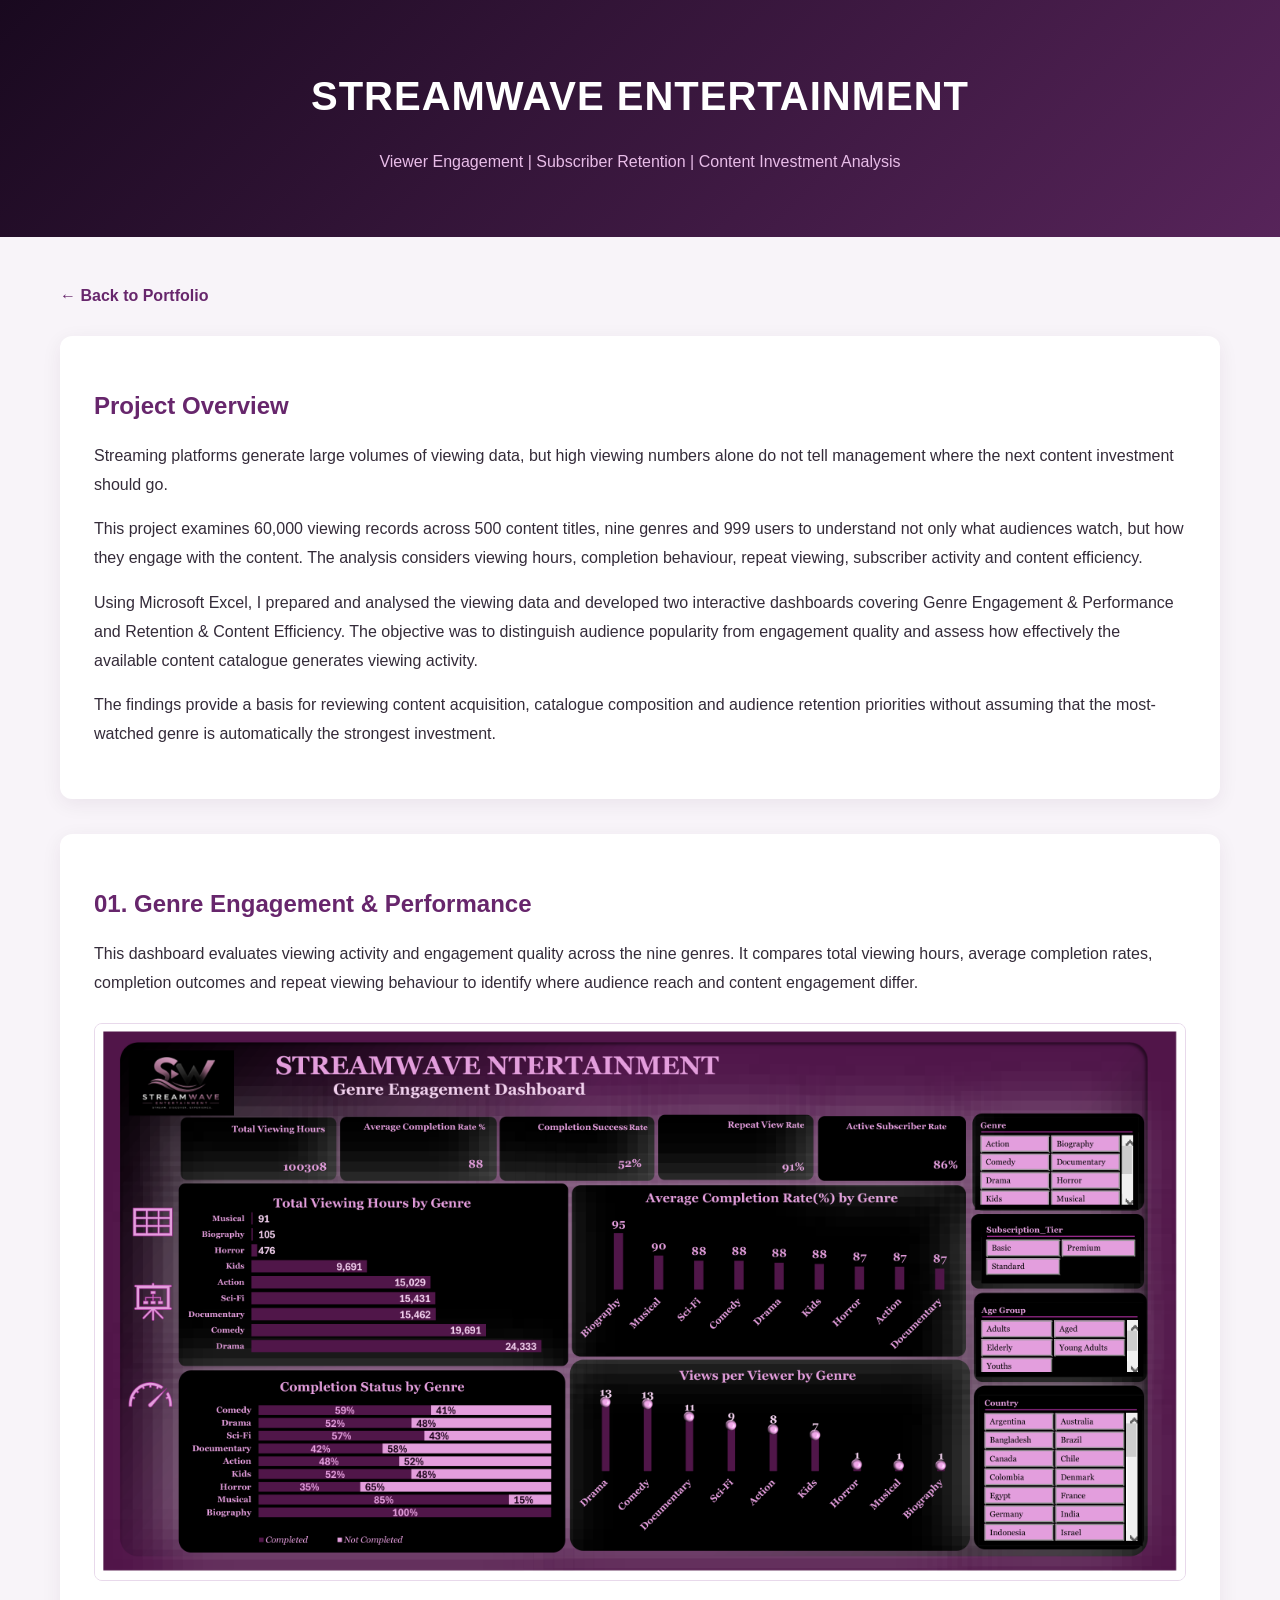
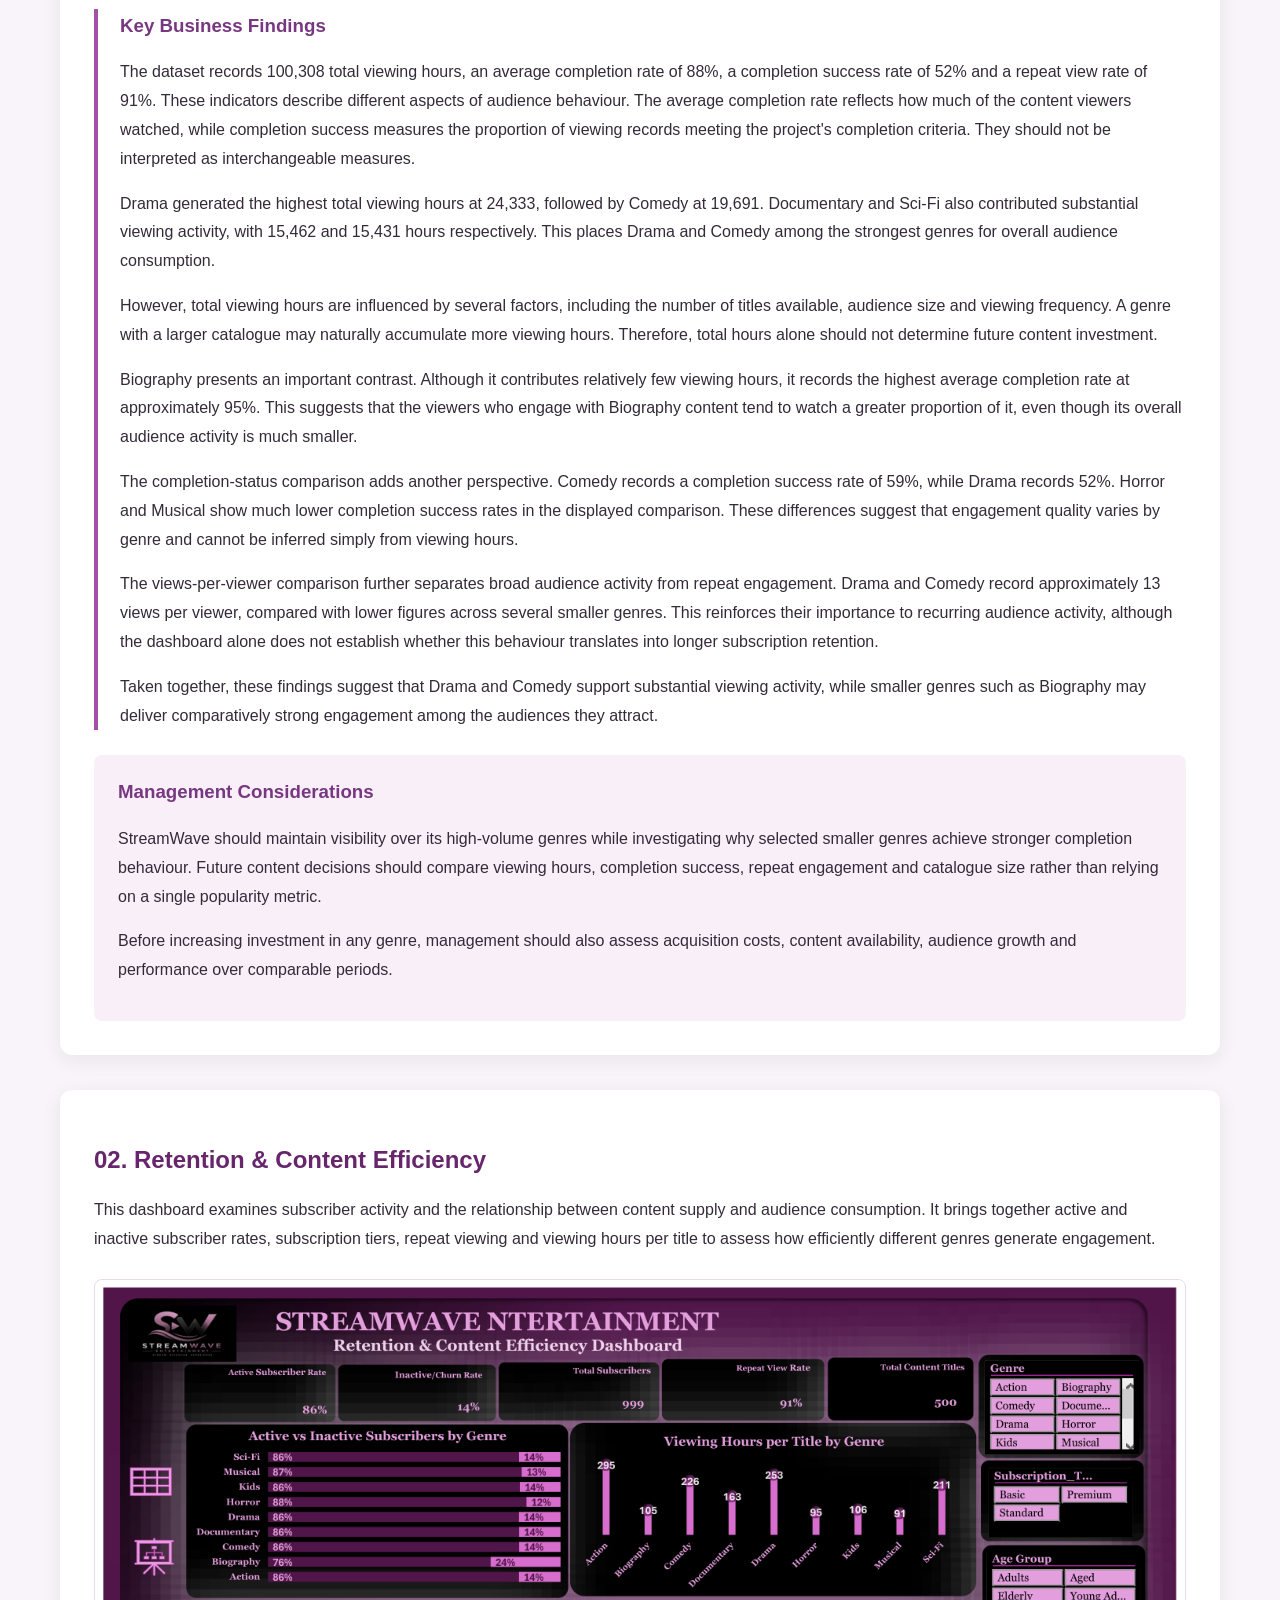
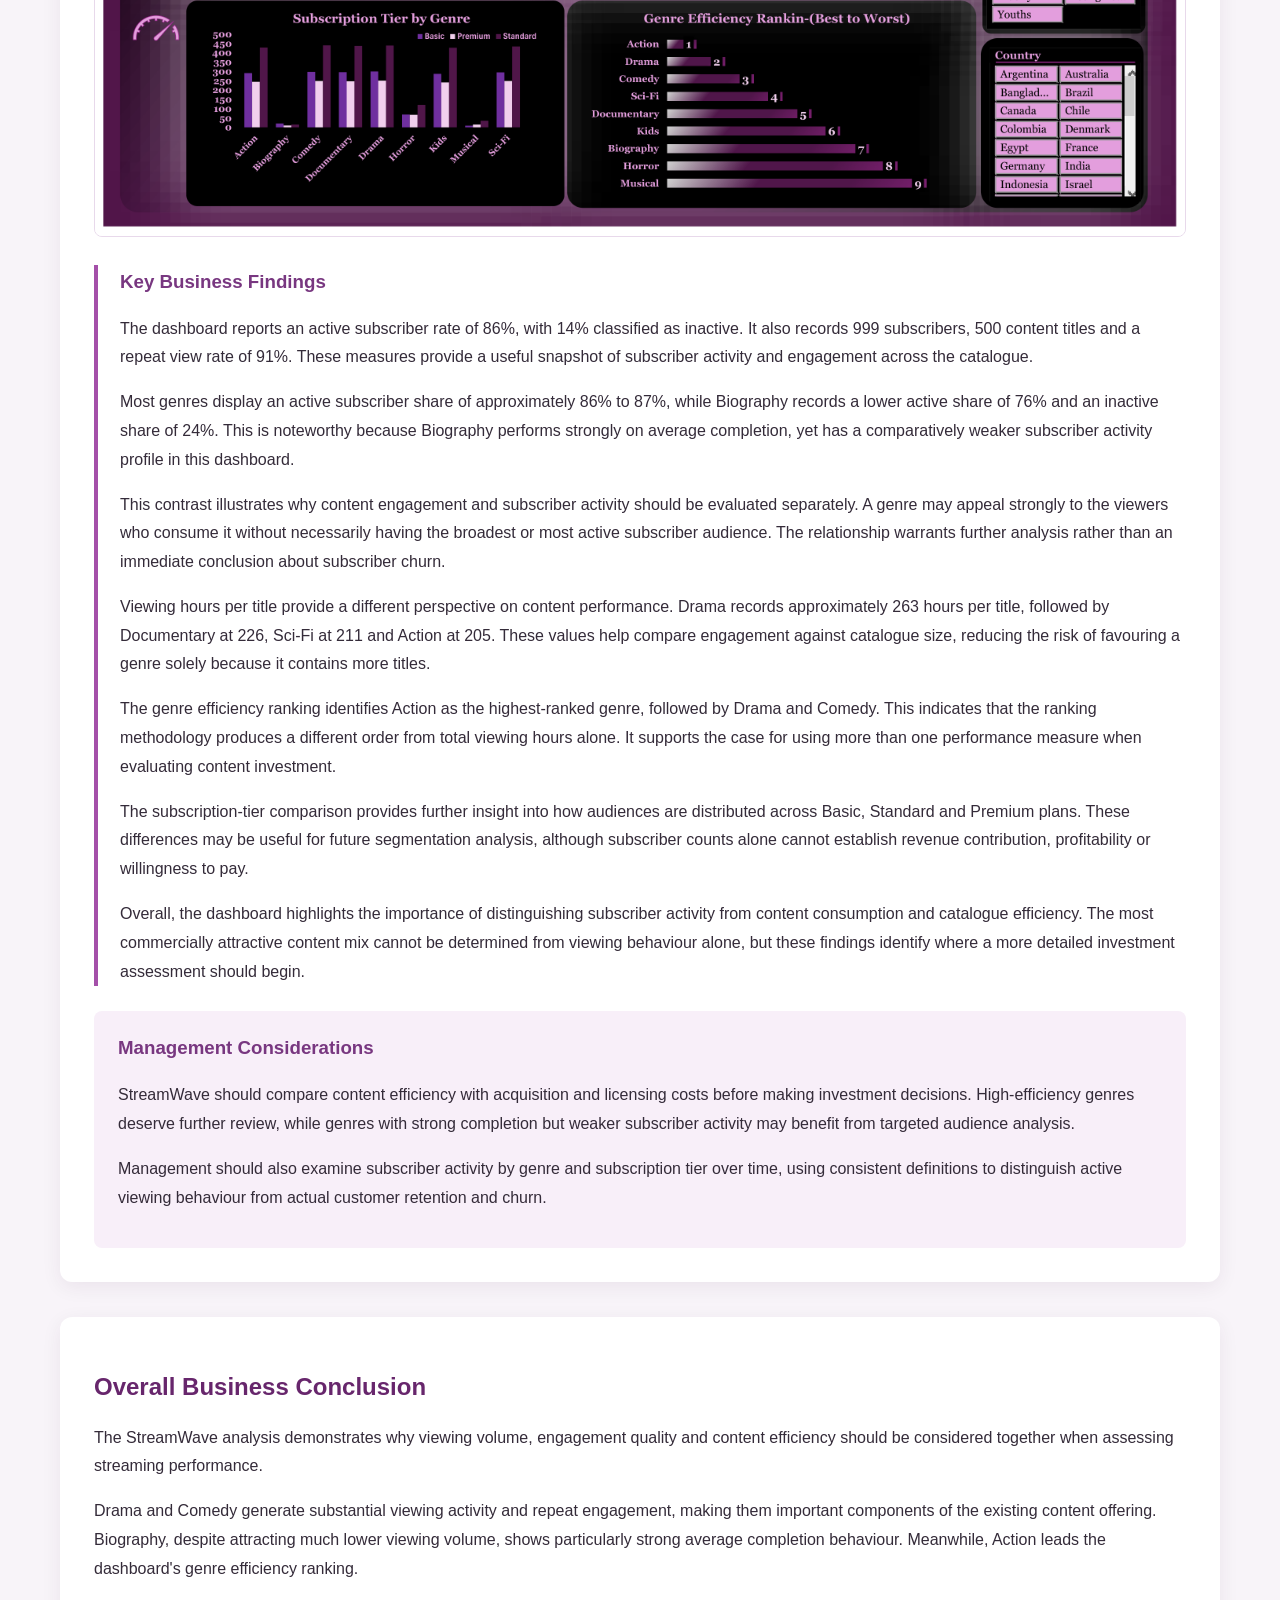
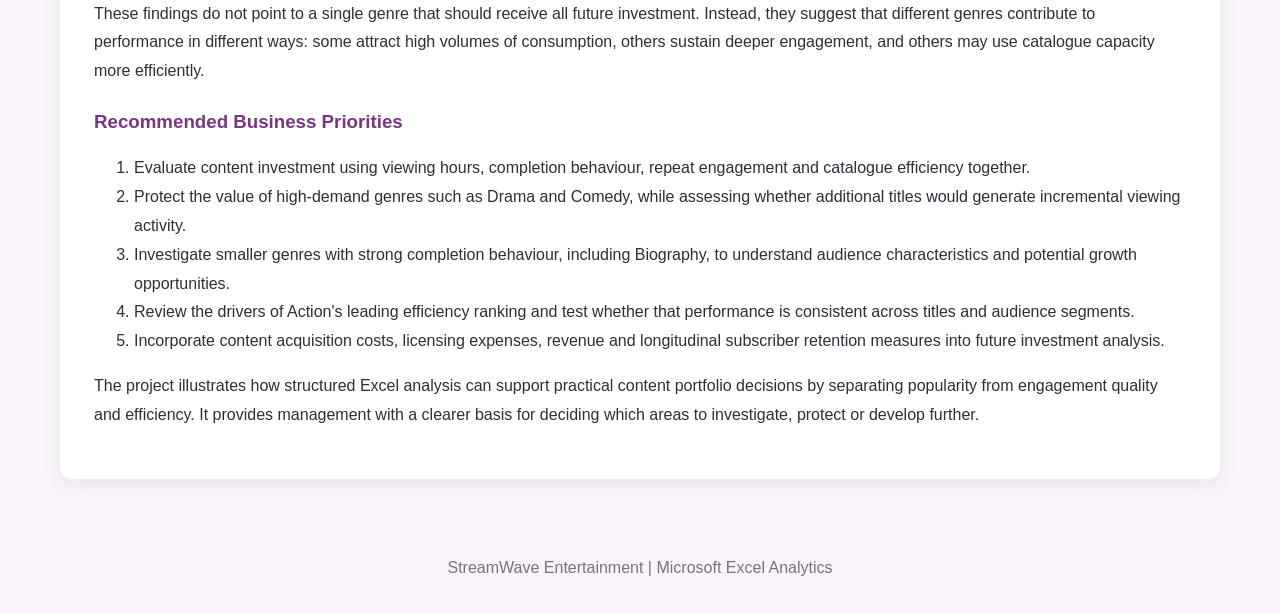
<file: streamwave.html>
<!DOCTYPE html>
<html lang="en">
<head>
  <meta charset="UTF-8">
  <meta name="viewport" content="width=device-width, initial-scale=1.0">
  <title>StreamWave Entertainment | Content Performance Analysis</title>

  <style>
    * { box-sizing: border-box; }

    body {
      margin: 0;
      font-family: Arial, Helvetica, sans-serif;
      background: #f8f4f9;
      color: #342b39;
      line-height: 1.8;
    }

    header {
      background: linear-gradient(135deg, #19091f, #57245a);
      color: #fff;
      text-align: center;
      padding: 60px 20px;
    }

    header h1 {
      font-size: clamp(26px, 4vw, 40px);
      margin: 0;
      letter-spacing: 1px;
    }

    header p {
      color: #e8bde8;
      margin-bottom: 0;
    }

    main {
      max-width: 1200px;
      margin: 45px auto;
      padding: 0 20px;
    }

    .intro, .dashboard, .conclusion {
      background: white;
      padding: 34px;
      border-radius: 12px;
      margin-bottom: 35px;
      box-shadow: 0 5px 20px rgba(50, 15, 55, 0.07);
    }

    h2 {
      color: #67266c;
      line-height: 1.35;
    }

    h3 {
      color: #783780;
      margin-bottom: 8px;
    }

    .back {
      display: inline-block;
      color: #67266c;
      text-decoration: none;
      font-weight: bold;
      margin-bottom: 25px;
    }

    .dashboard img {
      display: block;
      width: 100%;
      height: auto;
      margin: 25px 0;
      border-radius: 8px;
      border: 1px solid #e8d9eb;
    }

    .findings {
      border-left: 4px solid #a450a9;
      padding-left: 22px;
      margin-top: 28px;
    }

    .recommendation {
      background: #f8eff9;
      border-radius: 8px;
      padding: 20px 24px;
      margin-top: 25px;
    }

    .recommendation h3 {
      margin-top: 0;
    }

    footer {
      text-align: center;
      color: #806d84;
      padding: 30px 20px;
    }

    @media (max-width: 600px) {
      .intro, .dashboard, .conclusion {
        padding: 20px;
      }
    }
  </style>
</head>

<body>

<header>
  <h1>STREAMWAVE ENTERTAINMENT</h1>
  <p>
    Viewer Engagement | Subscriber Retention |
    Content Investment Analysis
  </p>
</header>

<main>

<a href="index.html" class="back">
  &larr; Back to Portfolio
</a>

<!-- PROJECT INTRODUCTION -->

<section class="intro">
  <h2>Project Overview</h2>

  <p>
    Streaming platforms generate large volumes
    of viewing data, but high viewing numbers
    alone do not tell management where the next
    content investment should go.
  </p>

  <p>
    This project examines 60,000 viewing records
    across 500 content titles, nine genres and
    999 users to understand not only what audiences
    watch, but how they engage with the content.
    The analysis considers viewing hours,
    completion behaviour, repeat viewing,
    subscriber activity and content efficiency.
  </p>

  <p>
    Using Microsoft Excel, I prepared and analysed
    the viewing data and developed two interactive
    dashboards covering Genre Engagement &
    Performance and Retention & Content Efficiency.
    The objective was to distinguish audience
    popularity from engagement quality and assess
    how effectively the available content catalogue
    generates viewing activity.
  </p>

  <p>
    The findings provide a basis for reviewing
    content acquisition, catalogue composition
    and audience retention priorities without
    assuming that the most-watched genre is
    automatically the strongest investment.
  </p>
</section>

<!-- DASHBOARD 1 -->

<section class="dashboard">

  <h2>01. Genre Engagement & Performance</h2>

  <p>
    This dashboard evaluates viewing activity
    and engagement quality across the nine genres.
    It compares total viewing hours, average
    completion rates, completion outcomes
    and repeat viewing behaviour to identify
    where audience reach and content engagement
    differ.
  </p>

  <a href="images/streamwave-dashboard-1.png"
     target="_blank" rel="noopener">
    <img src="images/streamwave-dashboard-1.png"
         alt="StreamWave Genre Engagement Dashboard">
  </a>

  <div class="findings">

    <h3>Key Business Findings</h3>

    <p>
      The dataset records 100,308 total viewing
      hours, an average completion rate of 88%,
      a completion success rate of 52% and
      a repeat view rate of 91%.
      These indicators describe different
      aspects of audience behaviour.
      The average completion rate reflects
      how much of the content viewers watched,
      while completion success measures
      the proportion of viewing records
      meeting the project's completion criteria.
      They should not be interpreted as
      interchangeable measures.
    </p>

    <p>
      Drama generated the highest total viewing
      hours at 24,333, followed by Comedy
      at 19,691. Documentary and Sci-Fi
      also contributed substantial viewing
      activity, with 15,462 and 15,431 hours
      respectively. This places Drama and
      Comedy among the strongest genres
      for overall audience consumption.
    </p>

    <p>
      However, total viewing hours are influenced
      by several factors, including the number
      of titles available, audience size and
      viewing frequency. A genre with a larger
      catalogue may naturally accumulate more
      viewing hours. Therefore, total hours
      alone should not determine future
      content investment.
    </p>

    <p>
      Biography presents an important contrast.
      Although it contributes relatively few
      viewing hours, it records the highest
      average completion rate at approximately
      95%. This suggests that the viewers
      who engage with Biography content
      tend to watch a greater proportion
      of it, even though its overall
      audience activity is much smaller.
    </p>

    <p>
      The completion-status comparison adds
      another perspective. Comedy records
      a completion success rate of 59%,
      while Drama records 52%.
      Horror and Musical show much lower
      completion success rates in the
      displayed comparison.
      These differences suggest that
      engagement quality varies by genre
      and cannot be inferred simply
      from viewing hours.
    </p>

    <p>
      The views-per-viewer comparison further
      separates broad audience activity
      from repeat engagement. Drama and Comedy
      record approximately 13 views per viewer,
      compared with lower figures across
      several smaller genres.
      This reinforces their importance
      to recurring audience activity,
      although the dashboard alone does
      not establish whether this behaviour
      translates into longer subscription
      retention.
    </p>

    <p>
      Taken together, these findings suggest
      that Drama and Comedy support substantial
      viewing activity, while smaller genres
      such as Biography may deliver
      comparatively strong engagement
      among the audiences they attract.
    </p>

  </div>

  <div class="recommendation">

    <h3>Management Considerations</h3>

    <p>
      StreamWave should maintain visibility
      over its high-volume genres while
      investigating why selected smaller
      genres achieve stronger completion
      behaviour. Future content decisions
      should compare viewing hours,
      completion success, repeat engagement
      and catalogue size rather than
      relying on a single popularity metric.
    </p>

    <p>
      Before increasing investment in any
      genre, management should also assess
      acquisition costs, content availability,
      audience growth and performance
      over comparable periods.
    </p>

  </div>

</section>

<!-- DASHBOARD 2 -->

<section class="dashboard">

  <h2>02. Retention & Content Efficiency</h2>

  <p>
    This dashboard examines subscriber activity
    and the relationship between content supply
    and audience consumption. It brings together
    active and inactive subscriber rates,
    subscription tiers, repeat viewing
    and viewing hours per title to assess
    how efficiently different genres
    generate engagement.
  </p>

  <a href="images/streamwave-dashboard-2.png"
     target="_blank" rel="noopener">
    <img src="images/streamwave-dashboard-2.png"
         alt="StreamWave Retention and Content Efficiency Dashboard">
  </a>

  <div class="findings">

    <h3>Key Business Findings</h3>

    <p>
      The dashboard reports an active subscriber
      rate of 86%, with 14% classified as
      inactive. It also records 999 subscribers,
      500 content titles and a repeat view
      rate of 91%. These measures provide
      a useful snapshot of subscriber activity
      and engagement across the catalogue.
    </p>

    <p>
      Most genres display an active subscriber
      share of approximately 86% to 87%,
      while Biography records a lower
      active share of 76% and an inactive
      share of 24%. This is noteworthy
      because Biography performs strongly
      on average completion, yet has
      a comparatively weaker subscriber
      activity profile in this dashboard.
    </p>

    <p>
      This contrast illustrates why content
      engagement and subscriber activity
      should be evaluated separately.
      A genre may appeal strongly to the
      viewers who consume it without
      necessarily having the broadest
      or most active subscriber audience.
      The relationship warrants further
      analysis rather than an immediate
      conclusion about subscriber churn.
    </p>

    <p>
      Viewing hours per title provide a
      different perspective on content
      performance. Drama records approximately
      263 hours per title, followed by
      Documentary at 226, Sci-Fi at 211
      and Action at 205.
      These values help compare engagement
      against catalogue size, reducing
      the risk of favouring a genre
      solely because it contains
      more titles.
    </p>

    <p>
      The genre efficiency ranking identifies
      Action as the highest-ranked genre,
      followed by Drama and Comedy.
      This indicates that the ranking
      methodology produces a different
      order from total viewing hours alone.
      It supports the case for using
      more than one performance measure
      when evaluating content investment.
    </p>

    <p>
      The subscription-tier comparison
      provides further insight into how
      audiences are distributed across
      Basic, Standard and Premium plans.
      These differences may be useful
      for future segmentation analysis,
      although subscriber counts alone
      cannot establish revenue contribution,
      profitability or willingness to pay.
    </p>

    <p>
      Overall, the dashboard highlights
      the importance of distinguishing
      subscriber activity from content
      consumption and catalogue efficiency.
      The most commercially attractive
      content mix cannot be determined
      from viewing behaviour alone,
      but these findings identify
      where a more detailed investment
      assessment should begin.
    </p>

  </div>

  <div class="recommendation">

    <h3>Management Considerations</h3>

    <p>
      StreamWave should compare content
      efficiency with acquisition and
      licensing costs before making
      investment decisions. High-efficiency
      genres deserve further review,
      while genres with strong completion
      but weaker subscriber activity
      may benefit from targeted
      audience analysis.
    </p>

    <p>
      Management should also examine
      subscriber activity by genre
      and subscription tier over time,
      using consistent definitions
      to distinguish active viewing
      behaviour from actual customer
      retention and churn.
    </p>

  </div>

</section>

<!-- OVERALL CONCLUSION -->

<section class="conclusion">

  <h2>Overall Business Conclusion</h2>

  <p>
    The StreamWave analysis demonstrates
    why viewing volume, engagement quality
    and content efficiency should be
    considered together when assessing
    streaming performance.
  </p>

  <p>
    Drama and Comedy generate substantial
    viewing activity and repeat engagement,
    making them important components
    of the existing content offering.
    Biography, despite attracting
    much lower viewing volume,
    shows particularly strong
    average completion behaviour.
    Meanwhile, Action leads the
    dashboard's genre efficiency ranking.
  </p>

  <p>
    These findings do not point to a
    single genre that should receive
    all future investment. Instead,
    they suggest that different genres
    contribute to performance in
    different ways: some attract
    high volumes of consumption,
    others sustain deeper engagement,
    and others may use catalogue
    capacity more efficiently.
  </p>

  <h3>Recommended Business Priorities</h3>

  <ol>
    <li>
      Evaluate content investment using
      viewing hours, completion behaviour,
      repeat engagement and catalogue
      efficiency together.
    </li>

    <li>
      Protect the value of high-demand
      genres such as Drama and Comedy,
      while assessing whether additional
      titles would generate incremental
      viewing activity.
    </li>

    <li>
      Investigate smaller genres with
      strong completion behaviour,
      including Biography, to understand
      audience characteristics and
      potential growth opportunities.
    </li>

    <li>
      Review the drivers of Action's
      leading efficiency ranking
      and test whether that performance
      is consistent across titles
      and audience segments.
    </li>

    <li>
      Incorporate content acquisition
      costs, licensing expenses,
      revenue and longitudinal
      subscriber retention measures
      into future investment analysis.
    </li>
  </ol>

  <p>
    The project illustrates how
    structured Excel analysis can
    support practical content
    portfolio decisions by separating
    popularity from engagement
    quality and efficiency.
    It provides management with
    a clearer basis for deciding
    which areas to investigate,
    protect or develop further.
  </p>

</section>

</main>

<footer>
  StreamWave Entertainment |
  Microsoft Excel Analytics
</footer>

</body>
</html>
</file>
<file: assets/css/main.css>
@import url(fontawesome-all.min.css);
@import url("https://fonts.googleapis.com/css?family=Merriweather:300,700,300italic,700italic|Source+Sans+Pro:900");

/*
	Massively by HTML5 UP
	html5up.net | @ajlkn
	Free for personal and commercial use under the CCA 3.0 license (html5up.net/license)
*/

html, body, div, span, applet, object,
iframe, h1, h2, h3, h4, h5, h6, p, blockquote,
pre, a, abbr, acronym, address, big, cite,
code, del, dfn, em, img, ins, kbd, q, s, samp,
small, strike, strong, sub, sup, tt, var, b,
u, i, center, dl, dt, dd, ol, ul, li, fieldset,
form, label, legend, table, caption, tbody,
tfoot, thead, tr, th, td, article, aside,
canvas, details, embed, figure, figcaption,
footer, header, hgroup, menu, nav, output, ruby,
section, summary, time, mark, audio, video {
	margin: 0;
	padding: 0;
	border: 0;
	font-size: 100%;
	font: inherit;
	vertical-align: baseline;}

article, aside, details, figcaption, figure,
footer, header, hgroup, menu, nav, section {
	display: block;}

body {
	line-height: 1;
}

ol, ul {
	list-style: none;
}

blockquote, q {
	quotes: none;
}

	blockquote:before, blockquote:after, q:before, q:after {
		content: '';
		content: none;
	}

table {
	border-collapse: collapse;
	border-spacing: 0;
}

body {
	-webkit-text-size-adjust: none;
}

mark {
	background-color: transparent;
	color: inherit;
}

input::-moz-focus-inner {
	border: 0;
	padding: 0;
}

input, select, textarea {
	-moz-appearance: none;
	-webkit-appearance: none;
	-ms-appearance: none;
	appearance: none;
}

/* Basic */

	@-ms-viewport {
		width: device-width;
	}

	body {
		-ms-overflow-style: scrollbar;
	}

	@media screen and (max-width: 480px) {

		html, body {
			min-width: 320px;
		}

	}

	html {
		box-sizing: border-box;
	}

	*, *:before, *:after {
		box-sizing: inherit;
	}

	body {
		background-color: #1e252d;
	}

		body.is-preload *, body.is-preload *:before, body.is-preload *:after {
			-moz-animation: none !important;
			-webkit-animation: none !important;
			-ms-animation: none !important;
			animation: none !important;
			-moz-transition: none !important;
			-webkit-transition: none !important;
			-ms-transition: none !important;
			transition: none !important;
		}

/* Type */

	html {
		font-size: 16pt;
	}

		@media screen and (max-width: 1680px) {

			html {
				font-size: 12pt;
			}

		}

		@media screen and (max-width: 1280px) {

			html {
				font-size: 11pt;
			}

		}

		@media screen and (max-width: 360px) {

			html {
				font-size: 10pt;
			}

		}

	body {
		color: #212931;
	}

	body, input, select, textarea {
		font-family: "Merriweather", Georgia, serif;
		font-weight: 300;
		font-size: 1rem;
		line-height: 2.375;
	}

	a {
		-moz-transition: color 0.2s ease-in-out, background-color 0.2s ease-in-out, border-color 0.2s ease-in-out, box-shadow 0.2s ease-in-out;
		-webkit-transition: color 0.2s ease-in-out, background-color 0.2s ease-in-out, border-color 0.2s ease-in-out, box-shadow 0.2s ease-in-out;
		-ms-transition: color 0.2s ease-in-out, background-color 0.2s ease-in-out, border-color 0.2s ease-in-out, box-shadow 0.2s ease-in-out;
		transition: color 0.2s ease-in-out, background-color 0.2s ease-in-out, border-color 0.2s ease-in-out, box-shadow 0.2s ease-in-out;
		border-bottom: dotted 1px;
		text-decoration: none;
	}

		a:hover {
			border-bottom-color: transparent;
		}

	strong, b {
		font-weight: 600;
	}

	em, i {
		font-style: italic;
	}

	p {
		text-align: justify;
		margin: 0 0 2rem 0;
	}

	h1, h2, h3, h4, h5, h6 {
		font-family: "Source Sans Pro", Helvetica, sans-serif;
		font-weight: 900;
		line-height: 1.5;
		letter-spacing: 0.075em;
		text-transform: uppercase;
		margin: 0 0 1rem 0;
	}

		h1 a, h2 a, h3 a, h4 a, h5 a, h6 a {
			border-bottom: 0;
			color: inherit;
			text-decoration: none;
		}

	h1 {
		font-size: 4rem;
		line-height: 1.1;
		margin: 0 0 2rem 0;
	}

	h2 {
		font-size: 1.75rem;
		line-height: 1.3;
		margin: 0 0 1.5rem 0;
	}

	h3 {
		font-size: 1.25rem;
		margin: 0 0 1.5rem 0;
	}

	h4 {
		font-size: 1rem;
	}

	h5 {
		font-size: 0.9rem;
	}

	h6 {
		font-size: 0.8rem;
	}

	sub {
		font-size: 0.8rem;
		position: relative;
		top: 0.5rem;
	}

	sup {
		font-size: 0.8rem;
		position: relative;
		top: -0.5rem;
	}

	blockquote {
		border-left: solid 4px;
		font-style: italic;
		margin: 0 0 2rem 0;
		padding: 0.5rem 0 0.5rem 2rem;
	}

	code {
		border: solid 2px;
		font-family: "Courier New", monospace;
		font-size: 0.9rem;
		margin: 0 0.25rem;
		padding: 0.25rem 0.65rem;
	}

	pre {
		-webkit-overflow-scrolling: touch;
		font-family: "Courier New", monospace;
		font-size: 0.9rem;
		margin: 0 0 2rem 0;
	}

		pre code {
			display: block;
			line-height: 1.75;
			padding: 1rem 1.5rem;
			overflow-x: auto;
		}

	hr {
		border: 0;
		border-bottom: solid 2px;
		margin: 3rem 0;
	}

		hr.major {
			margin: 5rem 0;
		}

	.align-left {
		text-align: left;
	}

	.align-center {
		text-align: center;
	}

	.align-right {
		text-align: right;
	}

	input, select, textarea {
		color: #212931;
	}

	a {
		color: #212931;
		border-bottom-color: rgba(33, 41, 49, 0.5);
	}

		a:hover {
			border-bottom-color: transparent;
			color: #18bfef !important;
		}

	strong, b {
		color: #212931;
	}

	h1, h2, h3, h4, h5, h6 {
		color: #212931;
	}

	blockquote {
		border-left-color: #eeeeee;
	}

	code {
		background: rgba(220, 220, 220, 0.25);
		border-color: #eeeeee;
	}

	hr {
		border-bottom-color: #eeeeee;
	}

/* Row */

	.row {
		display: flex;
		flex-wrap: wrap;
		box-sizing: border-box;
		align-items: stretch;
	}

		.row > * {
			box-sizing: border-box;
		}

		.row.gtr-uniform > * > :last-child {
			margin-bottom: 0;
		}

		.row.aln-left {
			justify-content: flex-start;
		}

		.row.aln-center {
			justify-content: center;
		}

		.row.aln-right {
			justify-content: flex-end;
		}

		.row.aln-top {
			align-items: flex-start;
		}

		.row.aln-middle {
			align-items: center;
		}

		.row.aln-bottom {
			align-items: flex-end;
		}

		.row > .imp {
			order: -1;
		}

		.row > .col-1 {
			width: 8.33333%;
		}

		.row > .off-1 {
			margin-left: 8.33333%;
		}

		.row > .col-2 {
			width: 16.66667%;
		}

		.row > .off-2 {
			margin-left: 16.66667%;
		}

		.row > .col-3 {
			width: 25%;
		}

		.row > .off-3 {
			margin-left: 25%;
		}

		.row > .col-4 {
			width: 33.33333%;
		}

		.row > .off-4 {
			margin-left: 33.33333%;
		}

		.row > .col-5 {
			width: 41.66667%;
		}

		.row > .off-5 {
			margin-left: 41.66667%;
		}

		.row > .col-6 {
			width: 50%;
		}

		.row > .off-6 {
			margin-left: 50%;
		}

		.row > .col-7 {
			width: 58.33333%;
		}

		.row > .off-7 {
			margin-left: 58.33333%;
		}

		.row > .col-8 {
			width: 66.66667%;
		}

		.row > .off-8 {
			margin-left: 66.66667%;
		}

		.row > .col-9 {
			width: 75%;
		}

		.row > .off-9 {
			margin-left: 75%;
		}

		.row > .col-10 {
			width: 83.33333%;
		}

		.row > .off-10 {
			margin-left: 83.33333%;
		}

		.row > .col-11 {
			width: 91.66667%;
		}

		.row > .off-11 {
			margin-left: 91.66667%;
		}

		.row > .col-12 {
			width: 100%;
		}

		.row > .off-12 {
			margin-left: 100%;
		}

		.row.gtr-0 {
			margin-top: 0;
			margin-left: 0rem;
		}

			.row.gtr-0 > * {
				padding: 0 0 0 0rem;
			}

			.row.gtr-0.gtr-uniform {
				margin-top: 0rem;
			}

				.row.gtr-0.gtr-uniform > * {
					padding-top: 0rem;
				}

		.row.gtr-25 {
			margin-top: 0;
			margin-left: -0.375rem;
		}

			.row.gtr-25 > * {
				padding: 0 0 0 0.375rem;
			}

			.row.gtr-25.gtr-uniform {
				margin-top: -0.375rem;
			}

				.row.gtr-25.gtr-uniform > * {
					padding-top: 0.375rem;
				}

		.row.gtr-50 {
			margin-top: 0;
			margin-left: -0.75rem;
		}

			.row.gtr-50 > * {
				padding: 0 0 0 0.75rem;
			}

			.row.gtr-50.gtr-uniform {
				margin-top: -0.75rem;
			}

				.row.gtr-50.gtr-uniform > * {
					padding-top: 0.75rem;
				}

		.row {
			margin-top: 0;
			margin-left: -1.5rem;
		}

			.row > * {
				padding: 0 0 0 1.5rem;
			}

			.row.gtr-uniform {
				margin-top: -1.5rem;
			}

				.row.gtr-uniform > * {
					padding-top: 1.5rem;
				}

		.row.gtr-150 {
			margin-top: 0;
			margin-left: -2.25rem;
		}

			.row.gtr-150 > * {
				padding: 0 0 0 2.25rem;
			}

			.row.gtr-150.gtr-uniform {
				margin-top: -2.25rem;
			}

				.row.gtr-150.gtr-uniform > * {
					padding-top: 2.25rem;
				}

		.row.gtr-200 {
			margin-top: 0;
			margin-left: -3rem;
		}

			.row.gtr-200 > * {
				padding: 0 0 0 3rem;
			}

			.row.gtr-200.gtr-uniform {
				margin-top: -3rem;
			}

				.row.gtr-200.gtr-uniform > * {
					padding-top: 3rem;
				}

		@media screen and (max-width: 1680px) {

			.row {
				display: flex;
				flex-wrap: wrap;
				box-sizing: border-box;
				align-items: stretch;
			}

				.row > * {
					box-sizing: border-box;
				}

				.row.gtr-uniform > * > :last-child {
					margin-bottom: 0;
				}

				.row.aln-left {
					justify-content: flex-start;
				}

				.row.aln-center {
					justify-content: center;
				}

				.row.aln-right {
					justify-content: flex-end;
				}

				.row.aln-top {
					align-items: flex-start;
				}

				.row.aln-middle {
					align-items: center;
				}

				.row.aln-bottom {
					align-items: flex-end;
				}

				.row > .imp-xlarge {
					order: -1;
				}

				.row > .col-1-xlarge {
					width: 8.33333%;
				}

				.row > .off-1-xlarge {
					margin-left: 8.33333%;
				}

				.row > .col-2-xlarge {
					width: 16.66667%;
				}

				.row > .off-2-xlarge {
					margin-left: 16.66667%;
				}

				.row > .col-3-xlarge {
					width: 25%;
				}

				.row > .off-3-xlarge {
					margin-left: 25%;
				}

				.row > .col-4-xlarge {
					width: 33.33333%;
				}

				.row > .off-4-xlarge {
					margin-left: 33.33333%;
				}

				.row > .col-5-xlarge {
					width: 41.66667%;
				}

				.row > .off-5-xlarge {
					margin-left: 41.66667%;
				}

				.row > .col-6-xlarge {
					width: 50%;
				}

				.row > .off-6-xlarge {
					margin-left: 50%;
				}

				.row > .col-7-xlarge {
					width: 58.33333%;
				}

				.row > .off-7-xlarge {
					margin-left: 58.33333%;
				}

				.row > .col-8-xlarge {
					width: 66.66667%;
				}

				.row > .off-8-xlarge {
					margin-left: 66.66667%;
				}

				.row > .col-9-xlarge {
					width: 75%;
				}

				.row > .off-9-xlarge {
					margin-left: 75%;
				}

				.row > .col-10-xlarge {
					width: 83.33333%;
				}

				.row > .off-10-xlarge {
					margin-left: 83.33333%;
				}

				.row > .col-11-xlarge {
					width: 91.66667%;
				}

				.row > .off-11-xlarge {
					margin-left: 91.66667%;
				}

				.row > .col-12-xlarge {
					width: 100%;
				}

				.row > .off-12-xlarge {
					margin-left: 100%;
				}

				.row.gtr-0 {
					margin-top: 0;
					margin-left: 0rem;
				}

					.row.gtr-0 > * {
						padding: 0 0 0 0rem;
					}

					.row.gtr-0.gtr-uniform {
						margin-top: 0rem;
					}

						.row.gtr-0.gtr-uniform > * {
							padding-top: 0rem;
						}

				.row.gtr-25 {
					margin-top: 0;
					margin-left: -0.375rem;
				}

					.row.gtr-25 > * {
						padding: 0 0 0 0.375rem;
					}

					.row.gtr-25.gtr-uniform {
						margin-top: -0.375rem;
					}

						.row.gtr-25.gtr-uniform > * {
							padding-top: 0.375rem;
						}

				.row.gtr-50 {
					margin-top: 0;
					margin-left: -0.75rem;
				}

					.row.gtr-50 > * {
						padding: 0 0 0 0.75rem;
					}

					.row.gtr-50.gtr-uniform {
						margin-top: -0.75rem;
					}

						.row.gtr-50.gtr-uniform > * {
							padding-top: 0.75rem;
						}

				.row {
					margin-top: 0;
					margin-left: -1.5rem;
				}

					.row > * {
						padding: 0 0 0 1.5rem;
					}

					.row.gtr-uniform {
						margin-top: -1.5rem;
					}

						.row.gtr-uniform > * {
							padding-top: 1.5rem;
						}

				.row.gtr-150 {
					margin-top: 0;
					margin-left: -2.25rem;
				}

					.row.gtr-150 > * {
						padding: 0 0 0 2.25rem;
					}

					.row.gtr-150.gtr-uniform {
						margin-top: -2.25rem;
					}

						.row.gtr-150.gtr-uniform > * {
							padding-top: 2.25rem;
						}

				.row.gtr-200 {
					margin-top: 0;
					margin-left: -3rem;
				}

					.row.gtr-200 > * {
						padding: 0 0 0 3rem;
					}

					.row.gtr-200.gtr-uniform {
						margin-top: -3rem;
					}

						.row.gtr-200.gtr-uniform > * {
							padding-top: 3rem;
						}

		}

		@media screen and (max-width: 1280px) {

			.row {
				display: flex;
				flex-wrap: wrap;
				box-sizing: border-box;
				align-items: stretch;
			}

				.row > * {
					box-sizing: border-box;
				}

				.row.gtr-uniform > * > :last-child {
					margin-bottom: 0;
				}

				.row.aln-left {
					justify-content: flex-start;
				}

				.row.aln-center {
					justify-content: center;
				}

				.row.aln-right {
					justify-content: flex-end;
				}

				.row.aln-top {
					align-items: flex-start;
				}

				.row.aln-middle {
					align-items: center;
				}

				.row.aln-bottom {
					align-items: flex-end;
				}

				.row > .imp-large {
					order: -1;
				}

				.row > .col-1-large {
					width: 8.33333%;
				}

				.row > .off-1-large {
					margin-left: 8.33333%;
				}

				.row > .col-2-large {
					width: 16.66667%;
				}

				.row > .off-2-large {
					margin-left: 16.66667%;
				}

				.row > .col-3-large {
					width: 25%;
				}

				.row > .off-3-large {
					margin-left: 25%;
				}

				.row > .col-4-large {
					width: 33.33333%;
				}

				.row > .off-4-large {
					margin-left: 33.33333%;
				}

				.row > .col-5-large {
					width: 41.66667%;
				}

				.row > .off-5-large {
					margin-left: 41.66667%;
				}

				.row > .col-6-large {
					width: 50%;
				}

				.row > .off-6-large {
					margin-left: 50%;
				}

				.row > .col-7-large {
					width: 58.33333%;
				}

				.row > .off-7-large {
					margin-left: 58.33333%;
				}

				.row > .col-8-large {
					width: 66.66667%;
				}

				.row > .off-8-large {
					margin-left: 66.66667%;
				}

				.row > .col-9-large {
					width: 75%;
				}

				.row > .off-9-large {
					margin-left: 75%;
				}

				.row > .col-10-large {
					width: 83.33333%;
				}

				.row > .off-10-large {
					margin-left: 83.33333%;
				}

				.row > .col-11-large {
					width: 91.66667%;
				}

				.row > .off-11-large {
					margin-left: 91.66667%;
				}

				.row > .col-12-large {
					width: 100%;
				}

				.row > .off-12-large {
					margin-left: 100%;
				}

				.row.gtr-0 {
					margin-top: 0;
					margin-left: 0rem;
				}

					.row.gtr-0 > * {
						padding: 0 0 0 0rem;
					}

					.row.gtr-0.gtr-uniform {
						margin-top: 0rem;
					}

						.row.gtr-0.gtr-uniform > * {
							padding-top: 0rem;
						}

				.row.gtr-25 {
					margin-top: 0;
					margin-left: -0.375rem;
				}

					.row.gtr-25 > * {
						padding: 0 0 0 0.375rem;
					}

					.row.gtr-25.gtr-uniform {
						margin-top: -0.375rem;
					}

						.row.gtr-25.gtr-uniform > * {
							padding-top: 0.375rem;
						}

				.row.gtr-50 {
					margin-top: 0;
					margin-left: -0.75rem;
				}

					.row.gtr-50 > * {
						padding: 0 0 0 0.75rem;
					}

					.row.gtr-50.gtr-uniform {
						margin-top: -0.75rem;
					}

						.row.gtr-50.gtr-uniform > * {
							padding-top: 0.75rem;
						}

				.row {
					margin-top: 0;
					margin-left: -1.5rem;
				}

					.row > * {
						padding: 0 0 0 1.5rem;
					}

					.row.gtr-uniform {
						margin-top: -1.5rem;
					}

						.row.gtr-uniform > * {
							padding-top: 1.5rem;
						}

				.row.gtr-150 {
					margin-top: 0;
					margin-left: -2.25rem;
				}

					.row.gtr-150 > * {
						padding: 0 0 0 2.25rem;
					}

					.row.gtr-150.gtr-uniform {
						margin-top: -2.25rem;
					}

						.row.gtr-150.gtr-uniform > * {
							padding-top: 2.25rem;
						}

				.row.gtr-200 {
					margin-top: 0;
					margin-left: -3rem;
				}

					.row.gtr-200 > * {
						padding: 0 0 0 3rem;
					}

					.row.gtr-200.gtr-uniform {
						margin-top: -3rem;
					}

						.row.gtr-200.gtr-uniform > * {
							padding-top: 3rem;
						}

		}

		@media screen and (max-width: 980px) {

			.row {
				display: flex;
				flex-wrap: wrap;
				box-sizing: border-box;
				align-items: stretch;
			}

				.row > * {
					box-sizing: border-box;
				}

				.row.gtr-uniform > * > :last-child {
					margin-bottom: 0;
				}

				.row.aln-left {
					justify-content: flex-start;
				}

				.row.aln-center {
					justify-content: center;
				}

				.row.aln-right {
					justify-content: flex-end;
				}

				.row.aln-top {
					align-items: flex-start;
				}

				.row.aln-middle {
					align-items: center;
				}

				.row.aln-bottom {
					align-items: flex-end;
				}

				.row > .imp-medium {
					order: -1;
				}

				.row > .col-1-medium {
					width: 8.33333%;
				}

				.row > .off-1-medium {
					margin-left: 8.33333%;
				}

				.row > .col-2-medium {
					width: 16.66667%;
				}

				.row > .off-2-medium {
					margin-left: 16.66667%;
				}

				.row > .col-3-medium {
					width: 25%;
				}

				.row > .off-3-medium {
					margin-left: 25%;
				}

				.row > .col-4-medium {
					width: 33.33333%;
				}

				.row > .off-4-medium {
					margin-left: 33.33333%;
				}

				.row > .col-5-medium {
					width: 41.66667%;
				}

				.row > .off-5-medium {
					margin-left: 41.66667%;
				}

				.row > .col-6-medium {
					width: 50%;
				}

				.row > .off-6-medium {
					margin-left: 50%;
				}

				.row > .col-7-medium {
					width: 58.33333%;
				}

				.row > .off-7-medium {
					margin-left: 58.33333%;
				}

				.row > .col-8-medium {
					width: 66.66667%;
				}

				.row > .off-8-medium {
					margin-left: 66.66667%;
				}

				.row > .col-9-medium {
					width: 75%;
				}

				.row > .off-9-medium {
					margin-left: 75%;
				}

				.row > .col-10-medium {
					width: 83.33333%;
				}

				.row > .off-10-medium {
					margin-left: 83.33333%;
				}

				.row > .col-11-medium {
					width: 91.66667%;
				}

				.row > .off-11-medium {
					margin-left: 91.66667%;
				}

				.row > .col-12-medium {
					width: 100%;
				}

				.row > .off-12-medium {
					margin-left: 100%;
				}

				.row.gtr-0 {
					margin-top: 0;
					margin-left: 0rem;
				}

					.row.gtr-0 > * {
						padding: 0 0 0 0rem;
					}

					.row.gtr-0.gtr-uniform {
						margin-top: 0rem;
					}

						.row.gtr-0.gtr-uniform > * {
							padding-top: 0rem;
						}

				.row.gtr-25 {
					margin-top: 0;
					margin-left: -0.375rem;
				}

					.row.gtr-25 > * {
						padding: 0 0 0 0.375rem;
					}

					.row.gtr-25.gtr-uniform {
						margin-top: -0.375rem;
					}

						.row.gtr-25.gtr-uniform > * {
							padding-top: 0.375rem;
						}

				.row.gtr-50 {
					margin-top: 0;
					margin-left: -0.75rem;
				}

					.row.gtr-50 > * {
						padding: 0 0 0 0.75rem;
					}

					.row.gtr-50.gtr-uniform {
						margin-top: -0.75rem;
					}

						.row.gtr-50.gtr-uniform > * {
							padding-top: 0.75rem;
						}

				.row {
					margin-top: 0;
					margin-left: -1.5rem;
				}

					.row > * {
						padding: 0 0 0 1.5rem;
					}

					.row.gtr-uniform {
						margin-top: -1.5rem;
					}

						.row.gtr-uniform > * {
							padding-top: 1.5rem;
						}

				.row.gtr-150 {
					margin-top: 0;
					margin-left: -2.25rem;
				}

					.row.gtr-150 > * {
						padding: 0 0 0 2.25rem;
					}

					.row.gtr-150.gtr-uniform {
						margin-top: -2.25rem;
					}

						.row.gtr-150.gtr-uniform > * {
							padding-top: 2.25rem;
						}

				.row.gtr-200 {
					margin-top: 0;
					margin-left: -3rem;
				}

					.row.gtr-200 > * {
						padding: 0 0 0 3rem;
					}

					.row.gtr-200.gtr-uniform {
						margin-top: -3rem;
					}

						.row.gtr-200.gtr-uniform > * {
							padding-top: 3rem;
						}

		}

		@media screen and (max-width: 736px) {

			.row {
				display: flex;
				flex-wrap: wrap;
				box-sizing: border-box;
				align-items: stretch;
			}

				.row > * {
					box-sizing: border-box;
				}

				.row.gtr-uniform > * > :last-child {
					margin-bottom: 0;
				}

				.row.aln-left {
					justify-content: flex-start;
				}

				.row.aln-center {
					justify-content: center;
				}

				.row.aln-right {
					justify-content: flex-end;
				}

				.row.aln-top {
					align-items: flex-start;
				}

				.row.aln-middle {
					align-items: center;
				}

				.row.aln-bottom {
					align-items: flex-end;
				}

				.row > .imp-small {
					order: -1;
				}

				.row > .col-1-small {
					width: 8.33333%;
				}

				.row > .off-1-small {
					margin-left: 8.33333%;
				}

				.row > .col-2-small {
					width: 16.66667%;
				}

				.row > .off-2-small {
					margin-left: 16.66667%;
				}

				.row > .col-3-small {
					width: 25%;
				}

				.row > .off-3-small {
					margin-left: 25%;
				}

				.row > .col-4-small {
					width: 33.33333%;
				}

				.row > .off-4-small {
					margin-left: 33.33333%;
				}

				.row > .col-5-small {
					width: 41.66667%;
				}

				.row > .off-5-small {
					margin-left: 41.66667%;
				}

				.row > .col-6-small {
					width: 50%;
				}

				.row > .off-6-small {
					margin-left: 50%;
				}

				.row > .col-7-small {
					width: 58.33333%;
				}

				.row > .off-7-small {
					margin-left: 58.33333%;
				}

				.row > .col-8-small {
					width: 66.66667%;
				}

				.row > .off-8-small {
					margin-left: 66.66667%;
				}

				.row > .col-9-small {
					width: 75%;
				}

				.row > .off-9-small {
					margin-left: 75%;
				}

				.row > .col-10-small {
					width: 83.33333%;
				}

				.row > .off-10-small {
					margin-left: 83.33333%;
				}

				.row > .col-11-small {
					width: 91.66667%;
				}

				.row > .off-11-small {
					margin-left: 91.66667%;
				}

				.row > .col-12-small {
					width: 100%;
				}

				.row > .off-12-small {
					margin-left: 100%;
				}

				.row.gtr-0 {
					margin-top: 0;
					margin-left: 0rem;
				}

					.row.gtr-0 > * {
						padding: 0 0 0 0rem;
					}

					.row.gtr-0.gtr-uniform {
						margin-top: 0rem;
					}

						.row.gtr-0.gtr-uniform > * {
							padding-top: 0rem;
						}

				.row.gtr-25 {
					margin-top: 0;
					margin-left: -0.375rem;
				}

					.row.gtr-25 > * {
						padding: 0 0 0 0.375rem;
					}

					.row.gtr-25.gtr-uniform {
						margin-top: -0.375rem;
					}

						.row.gtr-25.gtr-uniform > * {
							padding-top: 0.375rem;
						}

				.row.gtr-50 {
					margin-top: 0;
					margin-left: -0.75rem;
				}

					.row.gtr-50 > * {
						padding: 0 0 0 0.75rem;
					}

					.row.gtr-50.gtr-uniform {
						margin-top: -0.75rem;
					}

						.row.gtr-50.gtr-uniform > * {
							padding-top: 0.75rem;
						}

				.row {
					margin-top: 0;
					margin-left: -1.5rem;
				}

					.row > * {
						padding: 0 0 0 1.5rem;
					}

					.row.gtr-uniform {
						margin-top: -1.5rem;
					}

						.row.gtr-uniform > * {
							padding-top: 1.5rem;
						}

				.row.gtr-150 {
					margin-top: 0;
					margin-left: -2.25rem;
				}

					.row.gtr-150 > * {
						padding: 0 0 0 2.25rem;
					}

					.row.gtr-150.gtr-uniform {
						margin-top: -2.25rem;
					}

						.row.gtr-150.gtr-uniform > * {
							padding-top: 2.25rem;
						}

				.row.gtr-200 {
					margin-top: 0;
					margin-left: -3rem;
				}

					.row.gtr-200 > * {
						padding: 0 0 0 3rem;
					}

					.row.gtr-200.gtr-uniform {
						margin-top: -3rem;
					}

						.row.gtr-200.gtr-uniform > * {
							padding-top: 3rem;
						}

		}

		@media screen and (max-width: 480px) {

			.row {
				display: flex;
				flex-wrap: wrap;
				box-sizing: border-box;
				align-items: stretch;
			}

				.row > * {
					box-sizing: border-box;
				}

				.row.gtr-uniform > * > :last-child {
					margin-bottom: 0;
				}

				.row.aln-left {
					justify-content: flex-start;
				}

				.row.aln-center {
					justify-content: center;
				}

				.row.aln-right {
					justify-content: flex-end;
				}

				.row.aln-top {
					align-items: flex-start;
				}

				.row.aln-middle {
					align-items: center;
				}

				.row.aln-bottom {
					align-items: flex-end;
				}

				.row > .imp-xsmall {
					order: -1;
				}

				.row > .col-1-xsmall {
					width: 8.33333%;
				}

				.row > .off-1-xsmall {
					margin-left: 8.33333%;
				}

				.row > .col-2-xsmall {
					width: 16.66667%;
				}

				.row > .off-2-xsmall {
					margin-left: 16.66667%;
				}

				.row > .col-3-xsmall {
					width: 25%;
				}

				.row > .off-3-xsmall {
					margin-left: 25%;
				}

				.row > .col-4-xsmall {
					width: 33.33333%;
				}

				.row > .off-4-xsmall {
					margin-left: 33.33333%;
				}

				.row > .col-5-xsmall {
					width: 41.66667%;
				}

				.row > .off-5-xsmall {
					margin-left: 41.66667%;
				}

				.row > .col-6-xsmall {
					width: 50%;
				}

				.row > .off-6-xsmall {
					margin-left: 50%;
				}

				.row > .col-7-xsmall {
					width: 58.33333%;
				}

				.row > .off-7-xsmall {
					margin-left: 58.33333%;
				}

				.row > .col-8-xsmall {
					width: 66.66667%;
				}

				.row > .off-8-xsmall {
					margin-left: 66.66667%;
				}

				.row > .col-9-xsmall {
					width: 75%;
				}

				.row > .off-9-xsmall {
					margin-left: 75%;
				}

				.row > .col-10-xsmall {
					width: 83.33333%;
				}

				.row > .off-10-xsmall {
					margin-left: 83.33333%;
				}

				.row > .col-11-xsmall {
					width: 91.66667%;
				}

				.row > .off-11-xsmall {
					margin-left: 91.66667%;
				}

				.row > .col-12-xsmall {
					width: 100%;
				}

				.row > .off-12-xsmall {
					margin-left: 100%;
				}

				.row.gtr-0 {
					margin-top: 0;
					margin-left: 0rem;
				}

					.row.gtr-0 > * {
						padding: 0 0 0 0rem;
					}

					.row.gtr-0.gtr-uniform {
						margin-top: 0rem;
					}

						.row.gtr-0.gtr-uniform > * {
							padding-top: 0rem;
						}

				.row.gtr-25 {
					margin-top: 0;
					margin-left: -0.375rem;
				}

					.row.gtr-25 > * {
						padding: 0 0 0 0.375rem;
					}

					.row.gtr-25.gtr-uniform {
						margin-top: -0.375rem;
					}

						.row.gtr-25.gtr-uniform > * {
							padding-top: 0.375rem;
						}

				.row.gtr-50 {
					margin-top: 0;
					margin-left: -0.75rem;
				}

					.row.gtr-50 > * {
						padding: 0 0 0 0.75rem;
					}

					.row.gtr-50.gtr-uniform {
						margin-top: -0.75rem;
					}

						.row.gtr-50.gtr-uniform > * {
							padding-top: 0.75rem;
						}

				.row {
					margin-top: 0;
					margin-left: -1.5rem;
				}

					.row > * {
						padding: 0 0 0 1.5rem;
					}

					.row.gtr-uniform {
						margin-top: -1.5rem;
					}

						.row.gtr-uniform > * {
							padding-top: 1.5rem;
						}

				.row.gtr-150 {
					margin-top: 0;
					margin-left: -2.25rem;
				}

					.row.gtr-150 > * {
						padding: 0 0 0 2.25rem;
					}

					.row.gtr-150.gtr-uniform {
						margin-top: -2.25rem;
					}

						.row.gtr-150.gtr-uniform > * {
							padding-top: 2.25rem;
						}

				.row.gtr-200 {
					margin-top: 0;
					margin-left: -3rem;
				}

					.row.gtr-200 > * {
						padding: 0 0 0 3rem;
					}

					.row.gtr-200.gtr-uniform {
						margin-top: -3rem;
					}

						.row.gtr-200.gtr-uniform > * {
							padding-top: 3rem;
						}

		}

		@media screen and (max-width: 360px) {

			.row {
				display: flex;
				flex-wrap: wrap;
				box-sizing: border-box;
				align-items: stretch;
			}

				.row > * {
					box-sizing: border-box;
				}

				.row.gtr-uniform > * > :last-child {
					margin-bottom: 0;
				}

				.row.aln-left {
					justify-content: flex-start;
				}

				.row.aln-center {
					justify-content: center;
				}

				.row.aln-right {
					justify-content: flex-end;
				}

				.row.aln-top {
					align-items: flex-start;
				}

				.row.aln-middle {
					align-items: center;
				}

				.row.aln-bottom {
					align-items: flex-end;
				}

				.row > .imp-xxsmall {
					order: -1;
				}

				.row > .col-1-xxsmall {
					width: 8.33333%;
				}

				.row > .off-1-xxsmall {
					margin-left: 8.33333%;
				}

				.row > .col-2-xxsmall {
					width: 16.66667%;
				}

				.row > .off-2-xxsmall {
					margin-left: 16.66667%;
				}

				.row > .col-3-xxsmall {
					width: 25%;
				}

				.row > .off-3-xxsmall {
					margin-left: 25%;
				}

				.row > .col-4-xxsmall {
					width: 33.33333%;
				}

				.row > .off-4-xxsmall {
					margin-left: 33.33333%;
				}

				.row > .col-5-xxsmall {
					width: 41.66667%;
				}

				.row > .off-5-xxsmall {
					margin-left: 41.66667%;
				}

				.row > .col-6-xxsmall {
					width: 50%;
				}

				.row > .off-6-xxsmall {
					margin-left: 50%;
				}

				.row > .col-7-xxsmall {
					width: 58.33333%;
				}

				.row > .off-7-xxsmall {
					margin-left: 58.33333%;
				}

				.row > .col-8-xxsmall {
					width: 66.66667%;
				}

				.row > .off-8-xxsmall {
					margin-left: 66.66667%;
				}

				.row > .col-9-xxsmall {
					width: 75%;
				}

				.row > .off-9-xxsmall {
					margin-left: 75%;
				}

				.row > .col-10-xxsmall {
					width: 83.33333%;
				}

				.row > .off-10-xxsmall {
					margin-left: 83.33333%;
				}

				.row > .col-11-xxsmall {
					width: 91.66667%;
				}

				.row > .off-11-xxsmall {
					margin-left: 91.66667%;
				}

				.row > .col-12-xxsmall {
					width: 100%;
				}

				.row > .off-12-xxsmall {
					margin-left: 100%;
				}

				.row.gtr-0 {
					margin-top: 0;
					margin-left: 0rem;
				}

					.row.gtr-0 > * {
						padding: 0 0 0 0rem;
					}

					.row.gtr-0.gtr-uniform {
						margin-top: 0rem;
					}

						.row.gtr-0.gtr-uniform > * {
							padding-top: 0rem;
						}

				.row.gtr-25 {
					margin-top: 0;
					margin-left: -0.375rem;
				}

					.row.gtr-25 > * {
						padding: 0 0 0 0.375rem;
					}

					.row.gtr-25.gtr-uniform {
						margin-top: -0.375rem;
					}

						.row.gtr-25.gtr-uniform > * {
							padding-top: 0.375rem;
						}

				.row.gtr-50 {
					margin-top: 0;
					margin-left: -0.75rem;
				}

					.row.gtr-50 > * {
						padding: 0 0 0 0.75rem;
					}

					.row.gtr-50.gtr-uniform {
						margin-top: -0.75rem;
					}

						.row.gtr-50.gtr-uniform > * {
							padding-top: 0.75rem;
						}

				.row {
					margin-top: 0;
					margin-left: -1.5rem;
				}

					.row > * {
						padding: 0 0 0 1.5rem;
					}

					.row.gtr-uniform {
						margin-top: -1.5rem;
					}

						.row.gtr-uniform > * {
							padding-top: 1.5rem;
						}

				.row.gtr-150 {
					margin-top: 0;
					margin-left: -2.25rem;
				}

					.row.gtr-150 > * {
						padding: 0 0 0 2.25rem;
					}

					.row.gtr-150.gtr-uniform {
						margin-top: -2.25rem;
					}

						.row.gtr-150.gtr-uniform > * {
							padding-top: 2.25rem;
						}

				.row.gtr-200 {
					margin-top: 0;
					margin-left: -3rem;
				}

					.row.gtr-200 > * {
						padding: 0 0 0 3rem;
					}

					.row.gtr-200.gtr-uniform {
						margin-top: -3rem;
					}

						.row.gtr-200.gtr-uniform > * {
							padding-top: 3rem;
						}

		}

/* Box */

	.box {
		border: solid 2px;
		margin-bottom: 2rem;
		padding: 1.5rem;
	}

		.box > :last-child,
		.box > :last-child > :last-child,
		.box > :last-child > :last-child > :last-child {
			margin-bottom: 0;
		}

		.box.alt {
			border: 0;
			border-radius: 0;
			padding: 0;
		}

	.box {
		border-color: #eeeeee;
	}

/* Button */

	input[type="submit"],
	input[type="reset"],
	input[type="button"],
	button,
	.button {
		-moz-appearance: none;
		-webkit-appearance: none;
		-ms-appearance: none;
		appearance: none;
		-moz-transition: background-color 0.2s ease-in-out, box-shadow 0.2s ease-in-out, color 0.2s ease-in-out;
		-webkit-transition: background-color 0.2s ease-in-out, box-shadow 0.2s ease-in-out, color 0.2s ease-in-out;
		-ms-transition: background-color 0.2s ease-in-out, box-shadow 0.2s ease-in-out, color 0.2s ease-in-out;
		transition: background-color 0.2s ease-in-out, box-shadow 0.2s ease-in-out, color 0.2s ease-in-out;
		border: 0;
		border-radius: 0;
		cursor: pointer;
		display: inline-block;
		font-family: "Source Sans Pro", Helvetica, sans-serif;
		font-size: 0.8rem;
		font-weight: 900;
		letter-spacing: 0.075em;
		height: 3rem;
		line-height: 3rem;
		padding: 0 2rem;
		text-align: center;
		text-decoration: none;
		text-transform: uppercase;
		white-space: nowrap;
	}

		input[type="submit"].icon:before,
		input[type="reset"].icon:before,
		input[type="button"].icon:before,
		button.icon:before,
		.button.icon:before {
			margin-right: 0.5rem;
		}

		input[type="submit"].icon.solo,
		input[type="reset"].icon.solo,
		input[type="button"].icon.solo,
		button.icon.solo,
		.button.icon.solo {
			position: relative;
			width: 4rem;
			height: 4rem;
			line-height: 4rem;
			border-radius: 4rem;
			text-indent: 4rem;
			overflow: hidden;
			padding: 0;
			white-space: nowrap;
		}

			input[type="submit"].icon.solo:before,
			input[type="reset"].icon.solo:before,
			input[type="button"].icon.solo:before,
			button.icon.solo:before,
			.button.icon.solo:before {
				position: absolute;
				display: block;
				top: 0;
				left: 0;
				width: inherit;
				height: inherit;
				line-height: inherit;
				font-size: 1.25rem;
				margin-right: 0;
				text-align: center;
				text-indent: 0;
			}

		input[type="submit"].fit,
		input[type="reset"].fit,
		input[type="button"].fit,
		button.fit,
		.button.fit {
			width: 100%;
		}

		input[type="submit"].small,
		input[type="reset"].small,
		input[type="button"].small,
		button.small,
		.button.small {
			font-size: 0.7rem;
			height: 2.5rem;
			line-height: 2.5rem;
			padding: 0 1.5rem;
		}

		input[type="submit"].large,
		input[type="reset"].large,
		input[type="button"].large,
		button.large,
		.button.large {
			font-size: 0.9rem;
			height: 3.5rem;
			line-height: 3.5rem;
			padding: 0 2.75rem;
		}

		@media screen and (max-width: 980px) {

			input[type="submit"],
			input[type="reset"],
			input[type="button"],
			button,
			.button {
				font-size: 0.9rem;
				height: 3.25rem;
				line-height: 3.25rem;
			}

				input[type="submit"].large,
				input[type="reset"].large,
				input[type="button"].large,
				button.large,
				.button.large {
					font-size: 1rem;
					height: 3.75rem;
					line-height: 3.75rem;
				}

		}

		input[type="submit"].disabled, input[type="submit"]:disabled,
		input[type="reset"].disabled,
		input[type="reset"]:disabled,
		input[type="button"].disabled,
		input[type="button"]:disabled,
		button.disabled,
		button:disabled,
		.button.disabled,
		.button:disabled {
			pointer-events: none;
			opacity: 0.25;
		}

	input[type="submit"],
	input[type="reset"],
	input[type="button"],
	button,
	.button {
		background-color: transparent;
		box-shadow: inset 0 0 0 2px #212931;
		color: #212931 !important;
	}

		input[type="submit"]:hover,
		input[type="reset"]:hover,
		input[type="button"]:hover,
		button:hover,
		.button:hover {
			box-shadow: inset 0 0 0 2px #18bfef;
			color: #18bfef !important;
		}

		input[type="submit"].primary,
		input[type="reset"].primary,
		input[type="button"].primary,
		button.primary,
		.button.primary {
			background-color: #212931;
			box-shadow: none;
			color: #ffffff !important;
		}

			input[type="submit"].primary:hover,
			input[type="reset"].primary:hover,
			input[type="button"].primary:hover,
			button.primary:hover,
			.button.primary:hover {
				background-color: #18bfef;
			}

/* Form */

	form {
		margin: 0 0 2rem 0;
	}

		form > :last-child {
			margin-bottom: 0;
		}

		form > .fields {
			display: -moz-flex;
			display: -webkit-flex;
			display: -ms-flex;
			display: flex;
			-moz-flex-wrap: wrap;
			-webkit-flex-wrap: wrap;
			-ms-flex-wrap: wrap;
			flex-wrap: wrap;
			width: calc(100% + 3rem);
			margin: -1.5rem 0 2rem -1.5rem;
		}

			form > .fields > .field {
				-moz-flex-grow: 0;
				-webkit-flex-grow: 0;
				-ms-flex-grow: 0;
				flex-grow: 0;
				-moz-flex-shrink: 0;
				-webkit-flex-shrink: 0;
				-ms-flex-shrink: 0;
				flex-shrink: 0;
				padding: 1.5rem 0 0 1.5rem;
				width: calc(100% - 1.5rem);
			}

				form > .fields > .field.half {
					width: calc(50% - 0.75rem);
				}

				form > .fields > .field.third {
					width: calc(100%/3 - 0.5rem);
				}

				form > .fields > .field.quarter {
					width: calc(25% - 0.375rem);
				}

		@media screen and (max-width: 480px) {

			form > .fields {
				width: calc(100% + 3rem);
				margin: -1.5rem 0 2rem -1.5rem;
			}

				form > .fields > .field {
					padding: 1.5rem 0 0 1.5rem;
					width: calc(100% - 1.5rem);
				}

					form > .fields > .field.half {
						width: calc(100% - 1.5rem);
					}

					form > .fields > .field.third {
						width: calc(100% - 1.5rem);
					}

					form > .fields > .field.quarter {
						width: calc(100% - 1.5rem);
					}

		}

	label {
		display: block;
		font-family: "Source Sans Pro", Helvetica, sans-serif;
		font-weight: 900;
		line-height: 1.5;
		letter-spacing: 0.075em;
		font-size: 0.8rem;
		text-transform: uppercase;
		margin: 0 0 0.75rem 0;
	}

		@media screen and (max-width: 980px) {

			label {
				font-size: 0.9rem;
			}

		}

	input[type="text"],
	input[type="password"],
	input[type="email"],
	select,
	textarea {
		-moz-appearance: none;
		-webkit-appearance: none;
		-ms-appearance: none;
		appearance: none;
		background: transparent;
		border-radius: 0;
		border: solid 2px;
		color: inherit;
		display: block;
		outline: 0;
		padding: 0 1rem;
		text-decoration: none;
		width: 100%;
	}

		input[type="text"]:invalid,
		input[type="password"]:invalid,
		input[type="email"]:invalid,
		select:invalid,
		textarea:invalid {
			box-shadow: none;
		}

	select {
		background-size: 1.25rem;
		background-repeat: no-repeat;
		background-position: calc(100% - 1rem) center;
		height: 3rem;
		padding-right: 3rem;
		text-overflow: ellipsis;
	}

		select:focus::-ms-value {
			background-color: transparent;
		}

		select::-ms-expand {
			display: none;
		}

	input[type="text"],
	input[type="password"],
	input[type="email"],
	select {
		height: 3rem;
	}

	textarea {
		padding: 0.75rem 1rem;
	}

	input[type="checkbox"],
	input[type="radio"] {
		-moz-appearance: none;
		-webkit-appearance: none;
		-ms-appearance: none;
		appearance: none;
		display: block;
		float: left;
		margin-right: -2rem;
		opacity: 0;
		width: 1rem;
		z-index: -1;
	}

		input[type="checkbox"] + label,
		input[type="radio"] + label {
			text-decoration: none;
			cursor: pointer;
			display: inline-block;
			font-size: 1rem;
			letter-spacing: 0;
			font-family: "Merriweather", Georgia, serif;
			text-transform: none;
			font-weight: 300;
			padding-left: 2.8rem;
			padding-right: 1rem;
			position: relative;
		}

			input[type="checkbox"] + label:before,
			input[type="radio"] + label:before {
				-moz-osx-font-smoothing: grayscale;
				-webkit-font-smoothing: antialiased;
				display: inline-block;
				font-style: normal;
				font-variant: normal;
				text-rendering: auto;
				line-height: 1;
				text-transform: none !important;
				font-family: 'Font Awesome 5 Free';
				font-weight: 900;
			}

			input[type="checkbox"] + label:before,
			input[type="radio"] + label:before {
				border-radius: 0;
				border: solid 2px;
				content: '';
				display: inline-block;
				font-size: 0.8rem;
				height: 1.8rem;
				left: 0;
				line-height: 1.65rem;
				position: absolute;
				text-align: center;
				top: -0.125rem;
				width: 1.8rem;
			}

		input[type="checkbox"]:checked + label:before,
		input[type="radio"]:checked + label:before {
			content: '\f00c';
		}

	input[type="checkbox"] + label:before {
		border-radius: 0;
	}

	input[type="radio"] + label:before {
		border-radius: 100%;
	}

	::-webkit-input-placeholder {
		opacity: 1.0;
	}

	:-moz-placeholder {
		opacity: 1.0;
	}

	::-moz-placeholder {
		opacity: 1.0;
	}

	:-ms-input-placeholder {
		opacity: 1.0;
	}

	label {
		color: #212931;
	}

	input[type="text"],
	input[type="password"],
	input[type="email"],
	select,
	textarea {
		border-color: #eeeeee;
	}

		input[type="text"]:focus,
		input[type="password"]:focus,
		input[type="email"]:focus,
		select:focus,
		textarea:focus {
			border-color: #18bfef;
		}

	select {
		background-image: url("data:image/svg+xml;charset=utf8,%3Csvg xmlns='http://www.w3.org/2000/svg' width='40' height='40' preserveAspectRatio='none' viewBox='0 0 40 40'%3E%3Cpath d='M9.4,12.3l10.4,10.4l10.4-10.4c0.2-0.2,0.5-0.4,0.9-0.4c0.3,0,0.6,0.1,0.9,0.4l3.3,3.3c0.2,0.2,0.4,0.5,0.4,0.9 c0,0.4-0.1,0.6-0.4,0.9L20.7,31.9c-0.2,0.2-0.5,0.4-0.9,0.4c-0.3,0-0.6-0.1-0.9-0.4L4.3,17.3c-0.2-0.2-0.4-0.5-0.4-0.9 c0-0.4,0.1-0.6,0.4-0.9l3.3-3.3c0.2-0.2,0.5-0.4,0.9-0.4S9.1,12.1,9.4,12.3z' fill='%23eeeeee' /%3E%3C/svg%3E");
	}

		select option {
			background-color: #ffffff;
			color: #212931;
		}

	.select-wrapper:before {
		color: #eeeeee;
	}

	input[type="checkbox"] + label,
	input[type="radio"] + label {
		color: #212931;
	}

		input[type="checkbox"] + label:before,
		input[type="radio"] + label:before {
			border-color: #eeeeee;
		}

	input[type="checkbox"]:checked + label:before,
	input[type="radio"]:checked + label:before {
		background-color: #212931;
		border-color: #212931;
		color: #ffffff;
	}

	input[type="checkbox"]:focus + label:before,
	input[type="radio"]:focus + label:before {
		border-color: #18bfef;
	}

	::-webkit-input-placeholder {
		color: #909498 !important;
	}

	:-moz-placeholder {
		color: #909498 !important;
	}

	::-moz-placeholder {
		color: #909498 !important;
	}

	:-ms-input-placeholder {
		color: #909498 !important;
	}

	.formerize-placeholder {
		color: #909498 !important;
	}

/* Icon */

	.icon {
		text-decoration: none;
		border-bottom: none;
		position: relative;
	}

		.icon:before {
			-moz-osx-font-smoothing: grayscale;
			-webkit-font-smoothing: antialiased;
			display: inline-block;
			font-style: normal;
			font-variant: normal;
			text-rendering: auto;
			line-height: 1;
			text-transform: none !important;
			font-family: 'Font Awesome 5 Free';
			font-weight: 400;
		}

		.icon > .label {
			display: none;
		}

		.icon:before {
			line-height: inherit;
		}

		.icon.solid:before {
			font-weight: 900;
		}

		.icon.brands:before {
			font-family: 'Font Awesome 5 Brands';
		}

/* Image */

	.image {
		border: 0;
		display: inline-block;
		position: relative;
	}

		.image img {
			display: block;
		}

		.image.left, .image.right {
			max-width: 40%;
		}

			.image.left img, .image.right img {
				width: 100%;
			}

		.image.left {
			float: left;
			margin: 0 2rem 2rem 0;
			top: 0.75rem;
		}

		.image.right {
			float: right;
			margin: 0 0 2rem 2rem;
			top: 0.75rem;
		}

		.image.fit {
			display: block;
			margin: 2.5rem 0;
			width: 100%;
		}

			.image.fit:first-child {
				margin-top: 0;
			}

			.image.fit img {
				width: 100%;
			}

		.image.main {
			display: block;
			margin: 4rem 0;
			width: 100%;
		}

			.image.main:first-child {
				margin-top: 0;
			}

			.image.main img {
				width: 100%;
			}

		@media screen and (max-width: 736px) {

			.image.fit {
				margin: 2rem 0;
			}

			.image.main {
				margin: 2rem 0;
			}

		}

	a.image {
		overflow: hidden;
	}

		a.image img {
			-moz-transition: -moz-transform 0.2s ease-out;
			-webkit-transition: -webkit-transform 0.2s ease-out;
			-ms-transition: -ms-transform 0.2s ease-out;
			transition: transform 0.2s ease-out;
		}

		a.image:hover img {
			-moz-transform: scale(1.05);
			-webkit-transform: scale(1.05);
			-ms-transform: scale(1.05);
			transform: scale(1.05);
		}

/* Actions */

	ul.actions {
		display: -moz-flex;
		display: -webkit-flex;
		display: -ms-flex;
		display: flex;
		cursor: default;
		list-style: none;
		margin-left: -1rem;
		padding-left: 0;
	}

		ul.actions li {
			padding: 0 0 0 1rem;
			vertical-align: middle;
		}

		ul.actions.special {
			-moz-justify-content: center;
			-webkit-justify-content: center;
			-ms-justify-content: center;
			justify-content: center;
			width: 100%;
			margin-left: 0;
		}

			ul.actions.special li:first-child {
				padding-left: 0;
			}

		ul.actions.stacked {
			-moz-flex-direction: column;
			-webkit-flex-direction: column;
			-ms-flex-direction: column;
			flex-direction: column;
			margin-left: 0;
		}

			ul.actions.stacked li {
				padding: 1.3rem 0 0 0;
			}

				ul.actions.stacked li:first-child {
					padding-top: 0;
				}

		ul.actions.fit {
			width: calc(100% + 1rem);
		}

			ul.actions.fit li {
				-moz-flex-grow: 1;
				-webkit-flex-grow: 1;
				-ms-flex-grow: 1;
				flex-grow: 1;
				-moz-flex-shrink: 1;
				-webkit-flex-shrink: 1;
				-ms-flex-shrink: 1;
				flex-shrink: 1;
				width: 100%;
			}

				ul.actions.fit li > * {
					width: 100%;
				}

			ul.actions.fit.stacked {
				width: 100%;
			}

		@media screen and (max-width: 480px) {

			ul.actions:not(.fixed) {
				-moz-flex-direction: column;
				-webkit-flex-direction: column;
				-ms-flex-direction: column;
				flex-direction: column;
				margin-left: 0;
				width: 100% !important;
			}

				ul.actions:not(.fixed) li {
					-moz-flex-grow: 1;
					-webkit-flex-grow: 1;
					-ms-flex-grow: 1;
					flex-grow: 1;
					-moz-flex-shrink: 1;
					-webkit-flex-shrink: 1;
					-ms-flex-shrink: 1;
					flex-shrink: 1;
					padding: 1rem 0 0 0;
					text-align: center;
					width: 100%;
				}

					ul.actions:not(.fixed) li > * {
						width: 100%;
					}

					ul.actions:not(.fixed) li:first-child {
						padding-top: 0;
					}

					ul.actions:not(.fixed) li input[type="submit"],
					ul.actions:not(.fixed) li input[type="reset"],
					ul.actions:not(.fixed) li input[type="button"],
					ul.actions:not(.fixed) li button,
					ul.actions:not(.fixed) li .button {
						width: 100%;
					}

						ul.actions:not(.fixed) li input[type="submit"].icon:before,
						ul.actions:not(.fixed) li input[type="reset"].icon:before,
						ul.actions:not(.fixed) li input[type="button"].icon:before,
						ul.actions:not(.fixed) li button.icon:before,
						ul.actions:not(.fixed) li .button.icon:before {
							margin-left: -0.5rem;
						}

		}

/* Icons */

	ul.icons {
		cursor: default;
		list-style: none;
		padding-left: 0;
	}

		ul.icons li {
			display: inline-block;
			padding: 0 0.5rem 0 0;
			vertical-align: middle;
		}

			ul.icons li:last-child {
				padding-right: 0;
			}

			ul.icons li .icon:before {
				width: 2.25rem;
				height: 2.25rem;
				line-height: 2.25rem;
				display: inline-block;
				text-align: center;
				border-radius: 100%;
				font-size: 1.25rem;
			}

		ul.icons.alt li .icon:before {
			-moz-transition: color 0.2s ease-in-out, background-color 0.2s ease-in-out, border-color 0.2s ease-in-out, box-shadow 0.2s ease-in-out;
			-webkit-transition: color 0.2s ease-in-out, background-color 0.2s ease-in-out, border-color 0.2s ease-in-out, box-shadow 0.2s ease-in-out;
			-ms-transition: color 0.2s ease-in-out, background-color 0.2s ease-in-out, border-color 0.2s ease-in-out, box-shadow 0.2s ease-in-out;
			transition: color 0.2s ease-in-out, background-color 0.2s ease-in-out, border-color 0.2s ease-in-out, box-shadow 0.2s ease-in-out;
			font-size: 1rem;
		}

/* List */

	ol {
		list-style: decimal;
		margin: 0 0 2rem 0;
		padding-left: 1.25rem;
	}

		ol li {
			padding-left: 0.25rem;
		}

	ul {
		list-style: disc;
		margin: 0 0 2rem 0;
		padding-left: 1rem;
	}

		ul li {
			padding-left: 0.5rem;
		}

		ul.divided {
			list-style: none;
			padding-left: 0;
		}

			ul.divided li {
				border-top: solid 1px;
				padding: 0.5rem 0;
			}

				ul.divided li:first-child {
					border-top: 0;
					padding-top: 0;
				}

	dl {
		margin: 0 0 2rem 0;
	}

		dl dt {
			display: block;
			font-weight: 600;
			margin: 0 0 1rem 0;
		}

		dl dd {
			margin-left: 2rem;
		}

	ul.divided li {
		border-top-color: #eeeeee;
	}

	ul.icons li a.icon:hover:before {
		color: #18bfef;
	}

	ul.icons.alt li .icon:before {
		box-shadow: inset 0 0 0 2px #eeeeee;
	}

	ul.icons.alt li a.icon:hover:before {
		box-shadow: inset 0 0 0 2px #18bfef;
	}

/* Section/Article */

	section.special, article.special {
		text-align: center;
	}

	header {
		cursor: default;
	}

		header > .date {
			display: block;
			font-size: 0.8rem;
			height: 1;
			margin: 0 0 1rem 0;
			position: relative;
		}

		header > p {
			font-style: italic;
		}

		header > h1 + p {
			font-size: 1.1rem;
			margin-top: -0.5rem;
			line-height: 2;
		}

		header > h2 + p {
			font-size: 1rem;
			margin-top: -0.75rem;
		}

		header > h3 + p {
			font-size: 0.9rem;
			margin-top: -0.75rem;
		}

		header > h4 + p {
			font-size: 0.8rem;
			margin-top: -0.75rem;
		}

		header.major {
			margin: 0 0 4rem 0;
			text-align: center;
		}

			header.major > :last-child {
				margin-bottom: 0;
			}

			header.major > p {
				margin-top: 0;
				text-align: center;
			}

			header.major > .date {
				font-size: 1rem;
				margin: 0 0 4rem 0;
			}

				header.major > .date:before, header.major > .date:after {
					content: '';
					display: block;
					position: absolute;
					top: 50%;
					width: calc(50% - 6rem);
					border-top: solid 2px;
				}

				header.major > .date:before {
					left: 0;
				}

				header.major > .date:after {
					right: 0;
				}

		@media screen and (max-width: 980px) {

			header br {
				display: none;
			}

		}

		@media screen and (max-width: 736px) {

			header.major {
				margin: 0 0 2rem 0;
			}

		}

	header.major .date:before, header.major .date:after {
		border-top-color: #eeeeee;
	}

/* Table */

	.table-wrapper {
		-webkit-overflow-scrolling: touch;
		overflow-x: auto;
	}

	table {
		margin: 0 0 2rem 0;
		width: 100%;
	}

		table tbody tr {
			border: solid 1px;
			border-left: 0;
			border-right: 0;
		}

		table td {
			padding: 0.75rem 0.75rem;
		}

		table th {
			font-family: "Source Sans Pro", Helvetica, sans-serif;
			font-size: 0.8rem;
			font-weight: 900;
			letter-spacing: 0.075em;
			line-height: 1.5;
			padding: 0 0.75rem 0.75rem 0.75rem;
			text-align: left;
			text-transform: uppercase;
		}

			@media screen and (max-width: 980px) {

				table th {
					font-size: 0.9rem;
				}

			}

		table thead {
			border-bottom: solid 2px;
		}

		table tfoot {
			border-top: solid 2px;
		}

		table.alt {
			border-collapse: separate;
		}

			table.alt tbody tr td {
				border: solid 1px;
				border-left-width: 0;
				border-top-width: 0;
			}

				table.alt tbody tr td:first-child {
					border-left-width: 1px;
				}

			table.alt tbody tr:first-child td {
				border-top-width: 1px;
			}

			table.alt thead {
				border-bottom: 0;
			}

			table.alt tfoot {
				border-top: 0;
			}

	table tbody tr {
		border-color: #eeeeee;
	}

		table tbody tr:nth-child(2n + 1) {
			background-color: rgba(220, 220, 220, 0.25);
		}

	table th {
		color: #212931;
	}

	table thead {
		border-bottom-color: #eeeeee;
	}

	table tfoot {
		border-top-color: #eeeeee;
	}

	table.alt tbody tr td {
		border-color: #eeeeee;
	}

/* Pagination */

	.pagination {
		display: -moz-inline-flex;
		display: -webkit-inline-flex;
		display: -ms-inline-flex;
		display: inline-flex;
		-moz-user-select: none;
		-webkit-user-select: none;
		-ms-user-select: none;
		user-select: none;
		cursor: default;
		list-style: none;
		margin: 0 0 2rem 2px;
		padding: 0;
	}

		.pagination a, .pagination span {
			-moz-transition: background-color 0.2s ease-in-out, border-color 0.2s ease-in-out, box-shadow 0.2s ease-in-out, color 0.2s ease-in-out;
			-webkit-transition: background-color 0.2s ease-in-out, border-color 0.2s ease-in-out, box-shadow 0.2s ease-in-out, color 0.2s ease-in-out;
			-ms-transition: background-color 0.2s ease-in-out, border-color 0.2s ease-in-out, box-shadow 0.2s ease-in-out, color 0.2s ease-in-out;
			transition: background-color 0.2s ease-in-out, border-color 0.2s ease-in-out, box-shadow 0.2s ease-in-out, color 0.2s ease-in-out;
			border: solid 2px;
			display: inline-block;
			font-family: "Source Sans Pro", Helvetica, sans-serif;
			font-size: 0.8rem;
			font-weight: 900;
			height: 3rem;
			letter-spacing: 0.075em;
			line-height: calc(3rem - 4px);
			margin-left: -2px;
			min-width: 3rem;
			position: relative;
			text-align: center;
			text-decoration: none;
			text-transform: uppercase;
		}

		.pagination .next, .pagination .previous {
			text-decoration: none;
			padding: 0 1.75rem;
		}

			.pagination .next:before, .pagination .previous:before {
				-moz-osx-font-smoothing: grayscale;
				-webkit-font-smoothing: antialiased;
				display: inline-block;
				font-style: normal;
				font-variant: normal;
				text-rendering: auto;
				line-height: 1;
				text-transform: none !important;
				font-family: 'Font Awesome 5 Free';
				font-weight: 900;
			}

			.pagination .next:before, .pagination .previous:before {
				display: inline-block;
				color: inherit !important;
				line-height: inherit;
			}

		.pagination .previous:before {
			content: '\f104';
			margin-right: 0.9375em;
		}

		.pagination .next:before {
			content: '\f105';
			float: right;
			margin-left: 0.9375em;
		}

		@media screen and (max-width: 980px) {

			.pagination a, .pagination span {
				font-size: 0.9rem;
			}

		}

		@media screen and (max-width: 480px) {

			.pagination .page, .pagination .extra {
				display: none;
			}

		}

	.pagination a, .pagination span {
		border-color: #eeeeee;
	}

	.pagination a {
		color: #212931 !important;
	}

		.pagination a:hover {
			color: #18bfef !important;
			border-color: #18bfef;
			z-index: 1;
		}

			.pagination a:hover + a,
			.pagination a:hover + span {
				border-left-color: #18bfef;
			}

		.pagination a.active {
			background-color: #eeeeee;
		}

	.pagination span {
		color: #eeeeee;
	}

/* Wrapper */

	#wrapper {
		-moz-transition: opacity 0.5s ease;
		-webkit-transition: opacity 0.5s ease;
		-ms-transition: opacity 0.5s ease;
		transition: opacity 0.5s ease;
		position: relative;
		z-index: 1;
		overflow: hidden;
	}

		#wrapper > .bg {
			position: absolute;
			top: 0;
			left: 0;
			width: 100%;
			height: 100%;
			background-color: #212931;
			background-image: url("../../images/overlay.png"), linear-gradient(0deg, rgba(0, 0, 0, 0.1), rgba(0, 0, 0, 0.1)), url("../../images/bg.jpg");
			background-size: auto,								auto,														100% auto;
			background-position: center,								center,														top center;
			background-repeat: repeat,								no-repeat,													no-repeat;
			background-attachment: scroll,								scroll,														scroll;
			z-index: -1;
		}

			#wrapper > .bg.fixed {
				position: fixed;
				width: 100vw;
				height: 100vh;
			}

		#wrapper.fade-in:before {
			pointer-events: none;
			-moz-transition: opacity 1s ease-in-out;
			-webkit-transition: opacity 1s ease-in-out;
			-ms-transition: opacity 1s ease-in-out;
			transition: opacity 1s ease-in-out;
			-moz-transition-delay: 0.75s;
			-webkit-transition-delay: 0.75s;
			-ms-transition-delay: 0.75s;
			transition-delay: 0.75s;
			background: #1e252d;
			content: '';
			display: block;
			height: 100%;
			left: 0;
			opacity: 0;
			position: fixed;
			top: 0;
			width: 100%;
		}

		body.is-preload #wrapper.fade-in:before {
			opacity: 1;
		}

		@media screen and (orientation: portrait) {

			#wrapper > .bg {
				background-size: auto,								auto,														auto 175%;
			}

		}

/* Intro */

	#intro {
		color: #ffffff;
		padding: 8rem 4rem 6rem 4rem ;
		-moz-align-items: center;
		-webkit-align-items: center;
		-ms-align-items: center;
		align-items: center;
		display: -moz-flex;
		display: -webkit-flex;
		display: -ms-flex;
		display: flex;
		-moz-flex-direction: column;
		-webkit-flex-direction: column;
		-ms-flex-direction: column;
		flex-direction: column;
		-moz-justify-content: -moz-flex-end;
		-webkit-justify-content: -webkit-flex-end;
		-ms-justify-content: -ms-flex-end;
		justify-content: flex-end;
		-moz-transition: opacity 1s ease, -moz-transform 1s ease;
		-webkit-transition: opacity 1s ease, -webkit-transform 1s ease;
		-ms-transition: opacity 1s ease, -ms-transform 1s ease;
		transition: opacity 1s ease, transform 1s ease;
		position: relative;
		cursor: default;
		text-align: center;
		z-index: 1;
		min-height: 100vh;
	}

		#intro input, #intro select, #intro textarea {
			color: #ffffff;
		}

		#intro a {
			color: #ffffff;
			border-bottom-color: rgba(255, 255, 255, 0.5);
		}

			#intro a:hover {
				border-bottom-color: transparent;
				color: #18bfef !important;
			}

		#intro strong, #intro b {
			color: #ffffff;
		}

		#intro h1, #intro h2, #intro h3, #intro h4, #intro h5, #intro h6 {
			color: #ffffff;
		}

		#intro blockquote {
			border-left-color: #ffffff;
		}

		#intro code {
			background: rgba(255, 255, 255, 0.075);
			border-color: #ffffff;
		}

		#intro hr {
			border-bottom-color: #ffffff;
		}

		#intro input[type="submit"],
		#intro input[type="reset"],
		#intro input[type="button"],
		#intro button,
		#intro .button {
			background-color: transparent;
			box-shadow: inset 0 0 0 2px #ffffff;
			color: #ffffff !important;
		}

			#intro input[type="submit"]:hover,
			#intro input[type="reset"]:hover,
			#intro input[type="button"]:hover,
			#intro button:hover,
			#intro .button:hover {
				box-shadow: inset 0 0 0 2px #18bfef;
				color: #18bfef !important;
			}

			#intro input[type="submit"].primary,
			#intro input[type="reset"].primary,
			#intro input[type="button"].primary,
			#intro button.primary,
			#intro .button.primary {
				background-color: #ffffff;
				box-shadow: none;
				color: #1e252d !important;
			}

				#intro input[type="submit"].primary:hover,
				#intro input[type="reset"].primary:hover,
				#intro input[type="button"].primary:hover,
				#intro button.primary:hover,
				#intro .button.primary:hover {
					background-color: #18bfef;
				}

		#intro h1 {
			font-size: 5rem;
			line-height: 1;
		}

		#intro p {
			font-size: 1.25rem;
			font-style: italic;
			margin-top: -0.25rem;
			text-align: center;
		}

		#intro + #header {
			margin-top: -20rem;
		}

			#intro + #header .logo {
				-moz-transform: translateY(2rem);
				-webkit-transform: translateY(2rem);
				-ms-transform: translateY(2rem);
				transform: translateY(2rem);
				opacity: 0;
				visibility: hidden;
			}

		#intro.hidden {
			pointer-events: none;
			-moz-transform: translateY(2rem);
			-webkit-transform: translateY(2rem);
			-ms-transform: translateY(2rem);
			transform: translateY(2rem);
			-moz-transition: opacity 0.5s ease, -moz-transform 0.5s ease, visibility 0.5s;
			-webkit-transition: opacity 0.5s ease, -webkit-transform 0.5s ease, visibility 0.5s;
			-ms-transition: opacity 0.5s ease, -ms-transform 0.5s ease, visibility 0.5s;
			transition: opacity 0.5s ease, transform 0.5s ease, visibility 0.5s;
			opacity: 0;
			visibility: hidden;
		}

			#intro.hidden + #header .logo {
				-moz-transform: translateY(0);
				-webkit-transform: translateY(0);
				-ms-transform: translateY(0);
				transform: translateY(0);
				opacity: 1;
				visibility: visible;
			}

		body.is-preload #intro {
			-moz-transform: translateY(2rem);
			-webkit-transform: translateY(2rem);
			-ms-transform: translateY(2rem);
			transform: translateY(2rem);
			opacity: 0;
		}

			body.is-preload #intro:not(.hidden) + #header + #nav {
				-moz-transform: translateY(4rem);
				-webkit-transform: translateY(4rem);
				-ms-transform: translateY(4rem);
				transform: translateY(4rem);
				opacity: 0;
			}

		@media screen and (max-width: 980px) {

			#intro {
				padding: 4rem 4rem 2rem 4rem ;
				min-height: 90vh;
			}

				#intro p br {
					display: none;
				}

				#intro + #header {
					margin-top: -14rem;
				}

		}

		@media screen and (max-width: 736px) {

			#intro {
				padding: 3rem 2rem 1rem 2rem ;
				min-height: 80vh;
			}

				#intro h1 {
					font-size: 3.25rem;
					line-height: 1.1;
					margin-bottom: 1rem;
				}

				#intro p {
					font-size: 1rem;
					margin-top: 0rem;
				}

				#intro .actions {
					display: none;
				}

		}

/* Header */

	#header {
		color: #ffffff;
		-moz-align-items: center;
		-webkit-align-items: center;
		-ms-align-items: center;
		align-items: center;
		display: -moz-flex;
		display: -webkit-flex;
		display: -ms-flex;
		display: flex;
		-moz-flex-direction: column;
		-webkit-flex-direction: column;
		-ms-flex-direction: column;
		flex-direction: column;
		-moz-justify-content: -moz-flex-end;
		-webkit-justify-content: -webkit-flex-end;
		-ms-justify-content: -ms-flex-end;
		justify-content: flex-end;
		pointer-events: none;
		-moz-user-select: none;
		-webkit-user-select: none;
		-ms-user-select: none;
		user-select: none;
		height: 20rem;
		padding-bottom: 8rem;
		position: relative;
		text-align: center;
		z-index: 2;
	}

		#header input, #header select, #header textarea {
			color: #ffffff;
		}

		#header a {
			color: #ffffff;
			border-bottom-color: rgba(255, 255, 255, 0.5);
		}

			#header a:hover {
				border-bottom-color: transparent;
				color: #18bfef !important;
			}

		#header strong, #header b {
			color: #ffffff;
		}

		#header h1, #header h2, #header h3, #header h4, #header h5, #header h6 {
			color: #ffffff;
		}

		#header blockquote {
			border-left-color: #ffffff;
		}

		#header code {
			background: rgba(255, 255, 255, 0.075);
			border-color: #ffffff;
		}

		#header hr {
			border-bottom-color: #ffffff;
		}

		#header .logo {
			-moz-transition: border-color 0.2s ease-in-out, color 0.2s ease-in-out, opacity 0.5s ease, -moz-transform 0.5s ease, visibility 0.5s;
			-webkit-transition: border-color 0.2s ease-in-out, color 0.2s ease-in-out, opacity 0.5s ease, -webkit-transform 0.5s ease, visibility 0.5s;
			-ms-transition: border-color 0.2s ease-in-out, color 0.2s ease-in-out, opacity 0.5s ease, -ms-transform 0.5s ease, visibility 0.5s;
			transition: border-color 0.2s ease-in-out, color 0.2s ease-in-out, opacity 0.5s ease, transform 0.5s ease, visibility 0.5s;
			pointer-events: auto;
			border-style: solid;
			border-color: #ffffff;
			border-width: 5px !important;
			font-family: "Source Sans Pro", Helvetica, sans-serif;
			font-size: 2.25rem;
			font-weight: 900;
			letter-spacing: 0.075em;
			line-height: 1;
			padding: 1rem 1.75rem;
			text-transform: uppercase;
			visibility: visible;
		}

			#header .logo:hover {
				border-color: #18bfef !important;
				color: #18bfef !important;
			}

		@media screen and (max-width: 980px) {

			#header {
				height: 14rem;
				padding-bottom: 4rem;
			}

		}

		@media screen and (max-width: 736px) {

			#header {
				padding-bottom: 3rem;
			}

				#header .logo {
					font-size: 1.75rem;
					border-width: 3px !important;
				}

		}

/* Nav */

	#nav {
		color: #ffffff;
		display: -moz-flex;
		display: -webkit-flex;
		display: -ms-flex;
		display: flex;
		-moz-transition: -moz-transform 1s ease, opacity 1s ease;
		-webkit-transition: -webkit-transform 1s ease, opacity 1s ease;
		-ms-transition: -ms-transform 1s ease, opacity 1s ease;
		transition: transform 1s ease, opacity 1s ease;
		background: rgba(255, 255, 255, 0.175);
		height: 4rem;
		line-height: 4rem;
		margin: -4rem auto 0 auto;
		overflow: hidden;
		padding: 0 2rem 0 0;
		position: relative;
		width: calc(100% - 4rem);
		max-width: 72rem;
		z-index: 2;
	}

		#nav ul.divided li {
			border-top-color: #ffffff;
		}

		#nav ul.icons li a.icon:hover:before {
			color: #18bfef;
		}

		#nav ul.icons.alt li .icon:before {
			box-shadow: inset 0 0 0 2px #ffffff;
		}

		#nav ul.icons.alt li a.icon:hover:before {
			box-shadow: inset 0 0 0 2px #18bfef;
		}

		#nav input, #nav select, #nav textarea {
			color: #ffffff;
		}

		#nav a {
			color: #ffffff;
			border-bottom-color: rgba(255, 255, 255, 0.5);
		}

			#nav a:hover {
				border-bottom-color: transparent;
				color: #18bfef !important;
			}

		#nav strong, #nav b {
			color: #ffffff;
		}

		#nav h1, #nav h2, #nav h3, #nav h4, #nav h5, #nav h6 {
			color: #ffffff;
		}

		#nav blockquote {
			border-left-color: #ffffff;
		}

		#nav code {
			background: rgba(255, 255, 255, 0.075);
			border-color: #ffffff;
		}

		#nav hr {
			border-bottom-color: #ffffff;
		}

		#nav ul.links {
			display: -moz-flex;
			display: -webkit-flex;
			display: -ms-flex;
			display: flex;
			-moz-flex-grow: 1;
			-webkit-flex-grow: 1;
			-ms-flex-grow: 1;
			flex-grow: 1;
			-moz-flex-shrink: 1;
			-webkit-flex-shrink: 1;
			-ms-flex-shrink: 1;
			flex-shrink: 1;
			font-family: "Source Sans Pro", Helvetica, sans-serif;
			font-weight: 900;
			letter-spacing: 0.075em;
			list-style: none;
			margin-bottom: 0;
			padding-left: 0;
			text-transform: uppercase;
		}

			#nav ul.links li {
				display: block;
				padding-left: 0;
			}

				#nav ul.links li a {
					-moz-transition: background-color 0.2s ease-in-out, color 0.2s ease-in-out;
					-webkit-transition: background-color 0.2s ease-in-out, color 0.2s ease-in-out;
					-ms-transition: background-color 0.2s ease-in-out, color 0.2s ease-in-out;
					transition: background-color 0.2s ease-in-out, color 0.2s ease-in-out;
					display: block;
					font-size: 0.8rem;
					outline: none;
					padding: 0 2rem;
				}

					#nav ul.links li a:hover {
						color: inherit !important;
						background-color: rgba(255, 255, 255, 0.1);
					}

				#nav ul.links li.active {
					background-color: #ffffff;
				}

					#nav ul.links li.active a {
						color: #1e252d;
					}

						#nav ul.links li.active a:hover {
							color: #18bfef !important;
						}

		#nav ul.icons {
			-moz-flex-grow: 0;
			-webkit-flex-grow: 0;
			-ms-flex-grow: 0;
			flex-grow: 0;
			-moz-flex-shrink: 0;
			-webkit-flex-shrink: 0;
			-ms-flex-shrink: 0;
			flex-shrink: 0;
			margin-bottom: 0;
		}

		@media screen and (max-width: 980px) {

			#nav {
				display: none;
			}

		}

/* Main */

	#main {
		background-color: #ffffff;
		position: relative;
		margin: 0 auto;
		width: calc(100% - 4rem);
		max-width: 72rem;
		z-index: 2;
	}

		#main > * {
			padding: 4rem 4rem 2rem 4rem ;
			border-top: solid 2px #eeeeee;
			margin: 0;
		}

			#main > *:first-child {
				border-top: 0;
			}

		#main > footer {
			text-align: center;
		}

		#main > .post {
			padding: 8rem 8rem 6rem 8rem ;
		}

			#main > .post header.major > .date {
				margin-top: -2rem;
			}

			#main > .post header.major > h1, #main > .post header.major h2 {
				font-size: 4rem;
				line-height: 1.1;
				margin: 0 0 2rem 0;
			}

			#main > .post.featured {
				text-align: center;
			}

			@media screen and (max-width: 1280px) {

				#main > .post {
					padding: 6rem 4rem 4rem 4rem ;
				}

			}

			@media screen and (max-width: 736px) {

				#main > .post {
					padding: 4rem 2rem 2rem 2rem ;
				}

					#main > .post header.major > .date {
						margin-top: -1rem;
						margin-bottom: 2rem;
					}

					#main > .post header.major > h1, #main > .post header.major h2 {
						font-size: 2.5rem;
						line-height: 1.2;
						margin: 0 0 1.5rem 0;
					}

			}

		#main > .posts {
			display: -moz-flex;
			display: -webkit-flex;
			display: -ms-flex;
			display: flex;
			-moz-flex-wrap: wrap;
			-webkit-flex-wrap: wrap;
			-ms-flex-wrap: wrap;
			flex-wrap: wrap;
			-moz-align-items: -moz-stretch;
			-webkit-align-items: -webkit-stretch;
			-ms-align-items: -ms-stretch;
			align-items: stretch;
			text-align: center;
			width: 100%;
			padding: 0;
		}

			#main > .posts > * {
				-moz-flex-shrink: 1;
				-webkit-flex-shrink: 1;
				-ms-flex-shrink: 1;
				flex-shrink: 1;
				-moz-flex-grow: 0;
				-webkit-flex-grow: 0;
				-ms-flex-grow: 0;
				flex-grow: 0;
			}

			#main > .posts > * {
				width: 50%;
			}

			#main > .posts > * {
				padding: 4rem;
				width: 50%;
			}

			#main > .posts > article {
				border-color: #eeeeee;
				border-left-width: 2px;
				border-style: solid;
				border-top-width: 2px;
				text-align: center;
			}

				#main > .posts > article > :last-child {
					margin-bottom: 0;
				}

				#main > .posts > article:nth-child(2n - 1) {
					border-left-width: 0;
				}

				#main > .posts > article:nth-child(-n + 2) {
					border-top-width: 0;
				}

			@media screen and (max-width: 980px) {

				#main > .posts > * {
					width: 50%;
				}

				#main > .posts > * {
					padding: 2.5rem;
					width: 50%;
				}

			}

			@media screen and (max-width: 736px) {

				#main > .posts > * {
					width: 100%;
				}

				#main > .posts > * {
					padding: 2rem;
					width: 100%;
				}

				#main > .posts > article:nth-child(2n - 1) {
					border-left-width: 2px;
				}

				#main > .posts > article:nth-child(-n + 2) {
					border-top-width: 2px;
				}

				#main > .posts > article:nth-child(n) {
					border-left-width: 0;
				}

				#main > .posts > article:nth-child(-n + 1) {
					border-top-width: 0;
				}

				#main > .posts > article .image {
					max-width: 25rem;
					margin-left: auto;
					margin-right: auto;
				}

			}

		@media screen and (max-width: 736px) {

			#main > * {
				padding: 2rem 2rem 0.1rem 2rem ;
			}

		}

		@media screen and (max-width: 480px) {

			#main {
				width: 100%;
			}

		}

/* Footer */

	#footer {
		color: #717981;
		display: -moz-flex;
		display: -webkit-flex;
		display: -ms-flex;
		display: flex;
		background-color: #f5f5f5;
		color: #909498;
		cursor: default;
		position: relative;
		margin: 0 auto;
		width: calc(100% - 4rem);
		max-width: 72rem;
		z-index: 2;
	}

		#footer input, #footer select, #footer textarea {
			color: #717981;
		}

		#footer a {
			color: #717981;
			border-bottom-color: rgba(113, 121, 129, 0.5);
		}

			#footer a:hover {
				border-bottom-color: transparent;
				color: #18bfef !important;
			}

		#footer strong, #footer b {
			color: #717981;
		}

		#footer h1, #footer h2, #footer h3, #footer h4, #footer h5, #footer h6 {
			color: #717981;
		}

		#footer blockquote {
			border-left-color: #e2e2e2;
		}

		#footer code {
			background: rgba(220, 220, 220, 0.5);
			border-color: #e2e2e2;
		}

		#footer hr {
			border-bottom-color: #e2e2e2;
		}

		#footer .box {
			border-color: #e2e2e2;
		}

		#footer input[type="submit"],
		#footer input[type="reset"],
		#footer input[type="button"],
		#footer button,
		#footer .button {
			background-color: transparent;
			box-shadow: inset 0 0 0 2px #717981;
			color: #717981 !important;
		}

			#footer input[type="submit"]:hover,
			#footer input[type="reset"]:hover,
			#footer input[type="button"]:hover,
			#footer button:hover,
			#footer .button:hover {
				box-shadow: inset 0 0 0 2px #18bfef;
				color: #18bfef !important;
			}

			#footer input[type="submit"].primary,
			#footer input[type="reset"].primary,
			#footer input[type="button"].primary,
			#footer button.primary,
			#footer .button.primary {
				background-color: #717981;
				box-shadow: none;
				color: #f5f5f5 !important;
			}

				#footer input[type="submit"].primary:hover,
				#footer input[type="reset"].primary:hover,
				#footer input[type="button"].primary:hover,
				#footer button.primary:hover,
				#footer .button.primary:hover {
					background-color: #18bfef;
				}

		#footer label {
			color: #717981;
		}

		#footer input[type="text"],
		#footer input[type="password"],
		#footer input[type="email"],
		#footer select,
		#footer textarea {
			border-color: #e2e2e2;
		}

			#footer input[type="text"]:focus,
			#footer input[type="password"]:focus,
			#footer input[type="email"]:focus,
			#footer select:focus,
			#footer textarea:focus {
				border-color: #18bfef;
			}

		#footer select {
			background-image: url("data:image/svg+xml;charset=utf8,%3Csvg xmlns='http://www.w3.org/2000/svg' width='40' height='40' preserveAspectRatio='none' viewBox='0 0 40 40'%3E%3Cpath d='M9.4,12.3l10.4,10.4l10.4-10.4c0.2-0.2,0.5-0.4,0.9-0.4c0.3,0,0.6,0.1,0.9,0.4l3.3,3.3c0.2,0.2,0.4,0.5,0.4,0.9 c0,0.4-0.1,0.6-0.4,0.9L20.7,31.9c-0.2,0.2-0.5,0.4-0.9,0.4c-0.3,0-0.6-0.1-0.9-0.4L4.3,17.3c-0.2-0.2-0.4-0.5-0.4-0.9 c0-0.4,0.1-0.6,0.4-0.9l3.3-3.3c0.2-0.2,0.5-0.4,0.9-0.4S9.1,12.1,9.4,12.3z' fill='%23e2e2e2' /%3E%3C/svg%3E");
		}

			#footer select option {
				background-color: #f5f5f5;
				color: #717981;
			}

		#footer .select-wrapper:before {
			color: #e2e2e2;
		}

		#footer input[type="checkbox"] + label,
		#footer input[type="radio"] + label {
			color: #717981;
		}

			#footer input[type="checkbox"] + label:before,
			#footer input[type="radio"] + label:before {
				border-color: #e2e2e2;
			}

		#footer input[type="checkbox"]:checked + label:before,
		#footer input[type="radio"]:checked + label:before {
			background-color: #717981;
			border-color: #717981;
			color: #f5f5f5;
		}

		#footer input[type="checkbox"]:focus + label:before,
		#footer input[type="radio"]:focus + label:before {
			border-color: #18bfef;
		}

		#footer ::-webkit-input-placeholder {
			color: #b3b7bb !important;
		}

		#footer :-moz-placeholder {
			color: #b3b7bb !important;
		}

		#footer ::-moz-placeholder {
			color: #b3b7bb !important;
		}

		#footer :-ms-input-placeholder {
			color: #b3b7bb !important;
		}

		#footer .formerize-placeholder {
			color: #b3b7bb !important;
		}

		#footer ul.divided li {
			border-top-color: #e2e2e2;
		}

		#footer ul.icons li a.icon:hover:before {
			color: #18bfef;
		}

		#footer ul.icons.alt li .icon:before {
			box-shadow: inset 0 0 0 2px #e2e2e2;
		}

		#footer ul.icons.alt li a.icon:hover:before {
			box-shadow: inset 0 0 0 2px #18bfef;
		}

		#footer header.major .date:before, #footer header.major .date:after {
			border-top-color: #e2e2e2;
		}

		#footer table tbody tr {
			border-color: #e2e2e2;
		}

			#footer table tbody tr:nth-child(2n + 1) {
				background-color: rgba(220, 220, 220, 0.5);
			}

		#footer table th {
			color: #717981;
		}

		#footer table thead {
			border-bottom-color: #e2e2e2;
		}

		#footer table tfoot {
			border-top-color: #e2e2e2;
		}

		#footer table.alt tbody tr td {
			border-color: #e2e2e2;
		}

		#footer .pagination a, #footer .pagination span {
			border-color: #e2e2e2;
		}

		#footer .pagination a {
			color: #717981 !important;
		}

			#footer .pagination a:hover {
				color: #18bfef !important;
				border-color: #18bfef;
				z-index: 1;
			}

				#footer .pagination a:hover + a,
				#footer .pagination a:hover + span {
					border-left-color: #18bfef;
				}

			#footer .pagination a.active {
				background-color: #e2e2e2;
			}

		#footer .pagination span {
			color: #e2e2e2;
		}

		#footer > section {
			-moz-flex-basis: 50%;
			-webkit-flex-basis: 50%;
			-ms-flex-basis: 50%;
			flex-basis: 50%;
			-moz-flex-grow: 1;
			-webkit-flex-grow: 1;
			-ms-flex-grow: 1;
			flex-grow: 1;
			-moz-flex-shrink: 1;
			-webkit-flex-shrink: 1;
			-ms-flex-shrink: 1;
			flex-shrink: 1;
			padding: 4rem 4rem 2rem 4rem ;
			border-left: solid 2px #e2e2e2;
		}

			#footer > section:first-child {
				border-left: 0;
			}

			#footer > section.split {
				display: -moz-flex;
				display: -webkit-flex;
				display: -ms-flex;
				display: flex;
				-moz-flex-direction: column;
				-webkit-flex-direction: column;
				-ms-flex-direction: column;
				flex-direction: column;
				padding: 0;
			}

				#footer > section.split > section {
					padding: 3rem 4rem 1rem 4rem ;
					border-top: solid 2px #e2e2e2;
				}

					#footer > section.split > section:first-child {
						padding: 5rem 4rem 1rem 4rem ;
						border-top: 0;
					}

					#footer > section.split > section:last-child {
						padding: 3rem 4rem 3rem 4rem ;
					}

				#footer > section.split.contact > section {
					display: -moz-flex;
					display: -webkit-flex;
					display: -ms-flex;
					display: flex;
					-moz-align-items: center;
					-webkit-align-items: center;
					-ms-align-items: center;
					align-items: center;
					padding: 3.15rem 4rem;
				}

					#footer > section.split.contact > section > * {
						margin-bottom: 0;
					}

					#footer > section.split.contact > section > :first-child {
						-moz-flex-shrink: 0;
						-webkit-flex-shrink: 0;
						-ms-flex-shrink: 0;
						flex-shrink: 0;
						-moz-flex-grow: 0;
						-webkit-flex-grow: 0;
						-ms-flex-grow: 0;
						flex-grow: 0;
						width: 6rem;
					}

					#footer > section.split.contact > section > :last-child {
						-moz-flex-shrink: 1;
						-webkit-flex-shrink: 1;
						-ms-flex-shrink: 1;
						flex-shrink: 1;
						-moz-flex-grow: 1;
						-webkit-flex-grow: 1;
						-ms-flex-grow: 1;
						flex-grow: 1;
					}

					#footer > section.split.contact > section:first-child {
						padding: 4rem 4rem 3rem 4rem;
					}

					#footer > section.split.contact > section:last-child {
						padding: 3rem 4rem 4rem 4rem;
					}

					#footer > section.split.contact > section.alt {
						-moz-align-items: -moz-flex-start;
						-webkit-align-items: -webkit-flex-start;
						-ms-align-items: -ms-flex-start;
						align-items: flex-start;
					}

						#footer > section.split.contact > section.alt > :last-child {
							margin-top: -0.325rem;
						}

		#footer form label,
		#footer h3,
		#footer p {
			font-size: 0.8rem;
		}

		@media screen and (max-width: 980px) {

			#footer {
				display: block;
			}

				#footer > section {
					border-top: solid 2px #e2e2e2;
				}

					#footer > section:first-child {
						border-top: 0;
					}

					#footer > section.split > section {
						padding: 4rem 4rem 2rem 4rem ;
					}

						#footer > section.split > section:first-child {
							padding: 4rem 4rem 2rem 4rem ;
						}

						#footer > section.split > section:last-child {
							padding: 4rem 4rem 2rem 4rem ;
						}

					#footer > section.split.contact > section {
						padding: 4rem;
					}

						#footer > section.split.contact > section:first-child {
							padding: 4rem;
						}

						#footer > section.split.contact > section:last-child {
							padding: 4rem;
						}

				#footer form label,
				#footer h3,
				#footer p {
					font-size: 0.9rem;
				}

		}

		@media screen and (max-width: 736px) {

			#footer > section {
				padding: 2rem 2rem 0.1rem 2rem ;
			}

				#footer > section.split > section {
					padding: 2rem 2rem 0.1rem 2rem ;
				}

					#footer > section.split > section:first-child {
						padding: 2rem 2rem 0.1rem 2rem ;
					}

					#footer > section.split > section:last-child {
						padding: 2rem 2rem 0.1rem 2rem ;
					}

				#footer > section.split.contact > section {
					padding: 2rem;
				}

					#footer > section.split.contact > section:first-child {
						padding: 2rem;
					}

					#footer > section.split.contact > section:last-child {
						padding: 2rem;
					}

		}

		@media screen and (max-width: 480px) {

			#footer {
				width: 100%;
			}

		}

	#copyright {
		color: #ffffff;
		position: relative;
		color: rgba(255, 255, 255, 0.25);
		cursor: default;
		font-family: "Source Sans Pro", Helvetica, sans-serif;
		font-size: 0.8rem;
		font-weight: 900;
		letter-spacing: 0.075em;
		line-height: 1.5;
		text-align: center;
		text-transform: uppercase;
		margin: 4rem auto 8rem auto;
		width: calc(100% - 4rem);
		max-width: 72rem;
		z-index: 2;
	}

		#copyright input, #copyright select, #copyright textarea {
			color: #ffffff;
		}

		#copyright a {
			color: #ffffff;
			border-bottom-color: rgba(255, 255, 255, 0.5);
		}

			#copyright a:hover {
				border-bottom-color: transparent;
				color: #18bfef !important;
			}

		#copyright strong, #copyright b {
			color: #ffffff;
		}

		#copyright h1, #copyright h2, #copyright h3, #copyright h4, #copyright h5, #copyright h6 {
			color: #ffffff;
		}

		#copyright blockquote {
			border-left-color: #ffffff;
		}

		#copyright code {
			background: rgba(255, 255, 255, 0.075);
			border-color: #ffffff;
		}

		#copyright hr {
			border-bottom-color: #ffffff;
		}

		#copyright a {
			color: inherit;
			border-bottom-color: inherit;
		}

		#copyright ul {
			list-style: none;
			margin: 0;
			padding-left: 0;
		}

			#copyright ul li {
				border-left: solid 2px;
				display: inline-block;
				line-height: 1;
				margin-left: 1rem;
				padding-left: 1rem;
			}

				#copyright ul li:first-child {
					border-left: 0;
					margin-left: 0;
					padding-left: 0;
				}

		@media screen and (max-width: 1280px) {

			#copyright {
				margin: 4rem auto;
			}

		}

		@media screen and (max-width: 480px) {

			#copyright ul li {
				border-left: 0;
				margin: 1rem 0 0 0;
				padding-left: 0;
				display: block;
			}

				#copyright ul li:first-child {
					margin-top: 0;
				}

		}

/* Nav Panel */

	#navPanelToggle {
		text-decoration: none;
		-moz-transition: color 0.2s ease-in-out, background-color 0.2s ease-in-out, box-shadow 0.2s ease-in-out;
		-webkit-transition: color 0.2s ease-in-out, background-color 0.2s ease-in-out, box-shadow 0.2s ease-in-out;
		-ms-transition: color 0.2s ease-in-out, background-color 0.2s ease-in-out, box-shadow 0.2s ease-in-out;
		transition: color 0.2s ease-in-out, background-color 0.2s ease-in-out, box-shadow 0.2s ease-in-out;
		display: none;
		position: fixed;
		top: 0.75rem;
		right: 0.75rem;
		border: 0;
		color: #ffffff;
		font-family: "Source Sans Pro", Helvetica, sans-serif;
		font-size: 0.9rem;
		font-weight: 900;
		letter-spacing: 0.075em;
		padding: 0.375rem 1.25rem;
		text-transform: uppercase;
		z-index: 10001;
	}

		#navPanelToggle:before {
			-moz-osx-font-smoothing: grayscale;
			-webkit-font-smoothing: antialiased;
			display: inline-block;
			font-style: normal;
			font-variant: normal;
			text-rendering: auto;
			line-height: 1;
			text-transform: none !important;
			font-family: 'Font Awesome 5 Free';
			font-weight: 900;
		}

		#navPanelToggle:before {
			content: '\f0c9';
			margin-right: 0.5rem;
		}

		#navPanelToggle.alt {
			background-color: rgba(255, 255, 255, 0.875);
			box-shadow: 0 0.125rem 0.75rem 0 rgba(30, 37, 45, 0.25);
			color: #212931;
		}

			#navPanelToggle.alt:hover {
				background-color: #ffffff;
			}

		@media screen and (max-width: 980px) {

			#navPanelToggle {
				display: block;
			}

		}

		@media screen and (max-width: 736px) {

			#navPanelToggle {
				font-size: 0.8rem;
				padding: 0.25rem 1rem;
			}

		}

	#navPanel {
		-moz-transform: translateX(20rem);
		-webkit-transform: translateX(20rem);
		-ms-transform: translateX(20rem);
		transform: translateX(20rem);
		-moz-transition: -moz-transform 0.5s ease, box-shadow 0.5s ease, visibility 0.5s;
		-webkit-transition: -webkit-transform 0.5s ease, box-shadow 0.5s ease, visibility 0.5s;
		-ms-transition: -ms-transform 0.5s ease, box-shadow 0.5s ease, visibility 0.5s;
		transition: transform 0.5s ease, box-shadow 0.5s ease, visibility 0.5s;
		display: none;
		-webkit-overflow-scrolling: touch;
		background: #ffffff;
		box-shadow: none;
		color: #212931;
		height: 100%;
		max-width: 80%;
		overflow-y: auto;
		padding: 3rem 2rem;
		position: fixed;
		right: 0;
		top: 0;
		visibility: hidden;
		width: 20rem;
		z-index: 10002;
	}

		#navPanel .links {
			list-style: none;
			padding-left: 0;
		}

			#navPanel .links li {
				border-top: solid 2px #eeeeee;
			}

				#navPanel .links li a {
					border-bottom: 0;
					display: block;
					font-family: "Source Sans Pro", Helvetica, sans-serif;
					font-size: 0.9rem;
					font-size: 0.9rem;
					font-weight: 900;
					letter-spacing: 0.075em;
					padding: 0.75rem 0;
					text-transform: uppercase;
				}

				#navPanel .links li:first-child {
					border-top: 0;
				}

		#navPanel .close {
			text-decoration: none;
			-moz-transition: color 0.2s ease-in-out;
			-webkit-transition: color 0.2s ease-in-out;
			-ms-transition: color 0.2s ease-in-out;
			transition: color 0.2s ease-in-out;
			-webkit-tap-highlight-color: rgba(0, 0, 0, 0);
			border: 0;
			color: #909498;
			cursor: pointer;
			display: block;
			height: 3.25rem;
			line-height: 3.25rem;
			padding-right: 1.25rem;
			position: absolute;
			right: 0;
			text-align: right;
			top: 0;
			vertical-align: middle;
			width: 7rem;
		}

			#navPanel .close:before {
				-moz-osx-font-smoothing: grayscale;
				-webkit-font-smoothing: antialiased;
				display: inline-block;
				font-style: normal;
				font-variant: normal;
				text-rendering: auto;
				line-height: 1;
				text-transform: none !important;
				font-family: 'Font Awesome 5 Free';
				font-weight: 900;
			}

			#navPanel .close:before {
				content: '\f00d';
				font-size: 1.25rem;
			}

			#navPanel .close:hover {
				color: #212931;
			}

			@media screen and (max-width: 736px) {

				#navPanel .close {
					height: 4rem;
					line-height: 4rem;
				}

			}

		@media screen and (max-width: 980px) {

			#navPanel {
				display: block;
			}

		}

		@media screen and (max-width: 736px) {

			#navPanel {
				padding: 2.5rem 1.75rem;
			}

		}

	@media screen and (max-width: 980px) {

		body.is-navPanel-visible #wrapper {
			opacity: 0.5;
		}

		body.is-navPanel-visible #navPanel {
			-moz-transform: translateX(0);
			-webkit-transform: translateX(0);
			-ms-transform: translateX(0);
			transform: translateX(0);
			box-shadow: 0 0 1.5rem 0 rgba(0, 0, 0, 0.2);
			visibility: visible;
		}

	}
	


#footer .contact-details {
    display: grid;
    grid-template-columns: repeat(2, minmax(0, 1fr));
    gap: 1rem 2rem;
    padding: 2rem;
}

#footer .contact-details > section {
    border: none !important;
    padding: 1rem !important;
    min-height: auto !important;
}

#footer .contact-details h3 {
    margin-bottom: 0.5rem;
}

#footer .contact-details p {
    margin: 0;
    overflow-wrap: anywhere;
}

@media screen and (max-width: 736px) {
    #footer .contact-details {
        grid-template-columns: 1fr;
    }
}
/* FIX DARK CONTACT DETAILS SECTION */

#footer .contact-details {
    background-color: #f7f7f7 !important;
    color: #555555 !important;
    display: grid;
    grid-template-columns: repeat(2, minmax(0, 1fr));
    gap: 1rem 2rem;
    padding: 2.5rem !important;
}

#footer .contact-details > section {
    background: transparent !important;
    border: none !important;
    padding: 1rem !important;
    min-height: auto !important;
}

#footer .contact-details h3 {
    color: #555555 !important;
}

#footer .contact-details p,
#footer .contact-details a,
#footer .contact-details li {
    color: #555555 !important;
}

#footer .contact-details a:hover {
    color: #a45c45 !important;
}

@media screen and (max-width: 736px) {
    #footer .contact-details {
        grid-template-columns: 1fr;
    }
}

/* CONTACT DETAILS - LIGHT BACKGROUND FIX */

#footer .split.contact.contact-details {
    background: #f7f7f7 !important;
    color: #444444 !important;
    display: block !important;
    width: 100% !important;
}

#footer .split.contact.contact-details > section {
    background: #f7f7f7 !important;
    color: #444444 !important;
    border: 0 !important;
    padding: 1.2rem 2rem !important;
    min-height: auto !important;
}

#footer .split.contact.contact-details h3,
#footer .split.contact.contact-details p,
#footer .split.contact.contact-details a {
    color: #444444 !important;
    opacity: 1 !important;
    visibility: visible !important;
}

#footer .split.contact.contact-details a:hover {
    color: #a45c45 !important;
}

/* CONTACT DETAILS VISIBILITY FIX */

section.contact-details {
    background: #f7f7f7 !important;
    background-image: none !important;
    color: #444444 !important;
    padding: 2rem !important;
    width: 100% !important;
    box-sizing: border-box;
}

section.contact-details > section {
    background: transparent !important;
    color: #444444 !important;
    border: none !important;
    padding: 1rem !important;
    min-height: auto !important;
}

section.contact-details h3,
section.contact-details p,
section.contact-details a,
section.contact-details li {
    color: #444444 !important;
    opacity: 1 !important;
    visibility: visible !important;
}

section.contact-details a:hover {
    color: #a45c45 !important;
}

/* Portfolio footer: side-by-side contact layout */

@media screen and (min-width: 981px) {

  #footer {
    display: grid !important;
    grid-template-columns: repeat(2, minmax(0, 1fr));
    align-items: start;
    gap: 0 !important;
  }

  #footer > section {
    width: 100% !important;
    min-width: 0;
    margin: 0 !important;
    box-sizing: border-box;
  }

  #footer > section:first-child {
    grid-column: 1;
  }

  #footer > section.contact-details {
    grid-column: 2;
    display: grid !important;
    grid-template-columns: 1fr !important;
    background: #f7f7f7 !important;
    color: #444444 !important;
    padding: 2rem !important;
  }

  #footer > section.contact-details > section {
    width: 100% !important;
    min-width: 0;
    padding: 1rem !important;
    box-sizing: border-box;
    background: transparent !important;
    border: 0 !important;
  }

  #footer > section.contact-details h3,
  #footer > section.contact-details p,
  #footer > section.contact-details a {
    color: #444444 !important;
  }
}

/* Side-by-side portfolio contact footer */

@media screen and (min-width: 981px) {
    #footer {
        display: grid !important;
        grid-template-columns: 1fr 1fr !important;
        align-items: start !important;
        width: 100% !important;
    }

    #footer > section:first-child,
    #footer > section.contact-details {
        display: block !important;
        width: 100% !important;
        min-width: 0 !important;
        margin: 0 !important;
        box-sizing: border-box !important;
    }

    #footer > section.contact-details {
        background: #f7f7f7 !important;
        padding: 2rem !important;
        color: #444444 !important;
    }

    #footer > section.contact-details > section {
        background: transparent !important;
        padding: 1rem 0 !important;
        border: none !important;
        width: 100% !important;
        min-height: auto !important;
    }

    #footer > section.contact-details h3,
    #footer > section.contact-details p,
    #footer > section.contact-details a {
        color: #444444 !important;
    }
}

/* FINAL FOOTER LAYOUT - DESKTOP */

@media screen and (min-width: 981px) {

    #footer {
        display: flex !important;
        flex-direction: row !important;
        align-items: stretch !important;
        flex-wrap: nowrap !important;
    }

    #footer > section:first-child {
        flex: 1 1 50% !important;
        width: 50% !important;
        min-width: 0 !important;
        box-sizing: border-box !important;
    }

    #footer > section.contact-details {
        flex: 1 1 50% !important;
        width: 50% !important;
        min-width: 0 !important;
        box-sizing: border-box !important;
        background: #f7f7f7 !important;
        color: #444444 !important;
    }

}

/* FINAL CONTACT LAYOUT */

@media screen and (min-width: 981px) {

    #footer {
        display: grid !important;
        grid-template-columns: 1fr 1fr !important;
        align-items: start !important;
        gap: 0 !important;
    }

    #footer > section:first-child,
    #footer > section.contact-details {
        width: 100% !important;
        min-width: 0 !important;
        max-width: none !important;
        flex: none !important;
        box-sizing: border-box !important;
    }

    #footer > section.contact-details {
        display: grid !important;
        grid-template-columns: 1fr 1fr !important;
        gap: 1rem !important;
        padding: 2rem !important;
        background: #f7f7f7 !important;
        color: #444444 !important;
    }

    #footer > section.contact-details > section {
        width: 100% !important;
        padding: 1rem !important;
        border: none !important;
        box-sizing: border-box !important;
    }

    #footer > section.contact-details h3,
    #footer > section.contact-details p,
    #footer > section.contact-details a {
        color: #444444 !important;
    }
}
/* Contact details: label and value side by side */

#footer > section.contact-details {
    display: flex !important;
    flex-direction: column !important;
    gap: 0.5rem !important;
}

#footer > section.contact-details > section {
    display: grid !important;
    grid-template-columns: 90px minmax(0, 1fr) !important;
    align-items: start !important;
    gap: 1rem !important;
    width: 100% !important;
    padding: 0.6rem 0 !important;
    text-align: left !important;
}

#footer > section.contact-details > section h3,
#footer > section.contact-details > section p,
#footer > section.contact-details > section ul {
    margin: 0 !important;
    text-align: left !important;
}

#footer > section.contact-details > section p,
#footer > section.contact-details > section a {
    overflow-wrap: anywhere;
}
/* Hide portfolio pagination */

.pagination {
    display: none !important;
}


/* Featured Projects section heading */
.featured-projects-heading {
    color: #17324D;
    font-size: 1.3rem !important;
    font-weight: 700;
    text-align: center;
    letter-spacing: 2px;
    line-height: 1.5;
    margin: 1.5rem 0 2.5rem;
    text-transform: uppercase;
}

/* About Me - improved readability */
#main #about {
    padding-top: 2rem !important;
}

#main #about .about-description {
    max-width: 850px;
    margin: 0 auto;
    text-align: left;
}

#main #about .about-description p {
    text-align: left !important;
    line-height: 1.8;
    margin-bottom: 1.2rem;
    word-spacing: normal;
}

#main #about .about-description p:last-child {
    margin-bottom: 0;
}


/* Homepage professional introduction */
.hero-introduction {
    max-width: 950px;
    margin: 2rem auto;
    text-align: center;
}

.hero-introduction h3 {
    font-size: 1.5rem;
    font-weight: 700;
    color: #ffffff;
    margin-bottom: 0.5rem;
}

.hero-specialisation {
    font-size: 1rem;
    color: #e2e8f0;
    margin-bottom: 1.5rem;
    line-height: 1.7;
}

.hero-value {
    font-size: 1.1rem;
    color: #ffffff;
    line-height: 1.8;
    max-width: 850px;
    margin: 0 auto 1rem;
}

.hero-tools {
    font-size: 0.95rem;
    color: #d5dde6;
    letter-spacing: 1px;
}

/* Homepage portfolio heading */
.portfolio-heading {
    text-align: center;
    max-width: 1100px;
    margin: 0 auto 1.5rem;
}

.portfolio-heading h1 {
    color: #ffffff;
    font-size: clamp(2.2rem, 5vw, 4rem);
    font-weight: 800;
    line-height: 1.2;
    letter-spacing: 2px;
    margin: 0 0 0.5rem;
}

.portfolio-heading h2 {
    color: #e2e8f0;
    font-size: clamp(1.2rem, 2.5vw, 2rem);
    font-weight: 600;
    line-height: 1.4;
    letter-spacing: 3px;
    margin: 0;
}

/* Reduce the gap before the introduction */
.hero-introduction {
    margin: 1.5rem auto !important;
}

@media screen and (max-width: 736px) {
    .portfolio-heading {
        padding: 0 1rem;
    }

    .portfolio-heading h1 {
        letter-spacing: 1px;
    }

    .portfolio-heading h2 {
        letter-spacing: 1px;
    }
}

/* Featured project presentation */
#main > .post.featured > header.major h2 {
    font-size: 2.6rem;
    line-height: 1.2;
    letter-spacing: 0.06em;
    max-width: 850px;
    margin: 0 auto 1.5rem;
}

#main > .post.featured > header.major p {
    font-style: normal;
    font-size: 1.05rem;
    line-height: 1.9;
    text-align: left;
    max-width: 780px;
    margin: 0 auto 2rem;
}

#main > .post.featured .image.main {
    margin-top: 1.5rem;
}

@media screen and (max-width: 736px) {
    #main > .post.featured > header.major h2 {
        font-size: 1.7rem;
    }
}
/* NORTHBRIDGE PROJECT DESCRIPTION */

#main .northbridge-description {
    font-family: Georgia, "Times New Roman", serif !important;
    font-size: 1.05rem !important;
    font-style: normal !important;
    font-weight: 400 !important;
    line-height: 1.9 !important;
    text-align: left !important;
    letter-spacing: normal !important;
    max-width: 780px;
    margin: 0 auto 2rem !important;
}
/* NORTHBRIDGE HEADING */

#main h2.northbridge-title {
    font-size: 2.2rem !important;
    line-height: 1.3 !important;
    letter-spacing: 0.04em !important;
    max-width: 850px;
    margin: 0 auto 1.5rem !important;
}

#main h2.northbridge-title a {
    font-size: inherit !important;
    letter-spacing: inherit !important;
}

/* NORTHBRIDGE DESCRIPTION */

#main p.northbridge-description {
    font-family: Georgia, "Times New Roman", serif !important;
    font-size: 1.05rem !important;
    font-style: normal !important;
    font-weight: 400 !important;
    line-height: 1.9 !important;
    letter-spacing: normal !important;
    text-align: left !important;
    max-width: 780px !important;
    margin: 0 auto 2rem !important;
}

/* NORTHBRIDGE - FINAL PRESENTATION ADJUSTMENTS */

#main p.northbridge-description {
    font-style: normal !important;
    text-align: left !important;
    line-height: 1.8 !important;
    margin: 0 auto 1rem !important;
    max-width: 780px !important;
}

/* Highlight the key analytical finding */
#main p.northbridge-insight {
    font-family: Georgia, "Times New Roman", serif !important;
    font-size: 1.05rem !important;
    font-style: normal !important;
    font-weight: 400 !important;
    text-align: left !important;
    line-height: 1.8 !important;
    max-width: 780px !important;
    margin: 1rem auto !important;
    padding: 0.75rem 1rem !important;
    border-left: 4px solid #17324D !important;
    background-color: #f4f7f8 !important;
    color: #17324D !important;
}

#main p.northbridge-insight strong {
    color: #17324D !important;
    font-weight: 700 !important;
}

/* Reduce the gap above the project image */
#main > .post.featured .image.main {
    margin-top: 0.75rem !important;
}

/* NORTHBRIDGE PROJECT OVERVIEW */

#main .northbridge-summary {
    max-width: 800px;
    margin: 0 auto;
    text-align: left;
}

#main .northbridge-summary > p {
    font-family: Georgia, "Times New Roman", serif;
    font-size: 1.05rem;
    font-style: normal !important;
    line-height: 1.85;
    text-align: left;
    margin-bottom: 1.25rem;
    letter-spacing: normal;
}

#main .northbridge-summary h3 {
    font-size: 1.15rem;
    font-weight: 800;
    color: #17324D;
    letter-spacing: 0.08em;
    margin: 2rem 0 1rem;
    text-align: left;
}

/* KEY FINDINGS GRID */

#main .northbridge-findings {
    display: grid;
    grid-template-columns: repeat(2, minmax(0, 1fr));
    gap: 1rem;
    margin-bottom: 1.5rem;
}

#main .northbridge-finding {
    background: #f4f7f8;
    border-left: 3px solid #17324D;
    padding: 1.25rem;
    min-width: 0;
}

#main .northbridge-finding strong {
    display: block;
    color: #17324D;
    font-size: 0.85rem;
    line-height: 1.5;
    margin-bottom: 0.65rem;
}

#main .northbridge-finding p {
    font-family: Georgia, "Times New Roman", serif;
    font-size: 0.95rem;
    font-style: normal !important;
    line-height: 1.7;
    text-align: left;
    margin: 0;
    letter-spacing: normal;
}

/* MOBILE VIEW */

@media screen and (max-width: 736px) {
    #main .northbridge-findings {
        grid-template-columns: 1fr;
    }

    #main .northbridge-summary {
        width: 100%;
    }
}

/* HORIZON HEALTHCARE HOMEPAGE */

.horizon-feature {
    margin-top: 4rem;
}

.horizon-feature .major h2 {
    font-size: 1.8rem;
    line-height: 1.35;
    letter-spacing: 0.06em;
    margin-bottom: 0.7rem;
}

.horizon-subtitle {
    font-size: 1rem;
    font-style: normal;
    color: #486577;
    margin-bottom: 2rem;
}

.horizon-overview,
.horizon-findings,
.horizon-business-value {
    max-width: 100%;
    text-align: left;
    margin-bottom: 2rem;
}

.horizon-feature h3 {
    font-size: 1rem;
    color: #17324d;
    letter-spacing: 0.08em;
    margin-bottom: 1.1rem;
}

.horizon-feature .horizon-overview p,
.horizon-feature .horizon-business-value p {
    font-size: 1rem;
    line-height: 1.9;
    margin-bottom: 1rem;
    text-align: left;
}

.horizon-findings-grid {
    display: grid;
    grid-template-columns: repeat(2, minmax(0, 1fr));
    gap: 1.1rem;
}

.horizon-finding {
    background: #edf5f5;
    border-top: 4px solid #247a83;
    padding: 1.4rem;
    text-align: left;
    min-width: 0;
}

.horizon-number {
    display: block;
    color: #247a83;
    font-size: 0.85rem;
    font-weight: 700;
    margin-bottom: 0.6rem;
}

.horizon-finding h4 {
    color: #17324d;
    font-size: 0.95rem;
    margin-bottom: 0.8rem;
    line-height: 1.5;
}

.horizon-finding strong {
    display: block;
    font-size: 1.9rem;
    line-height: 1.2;
    color: #17324d;
    margin-bottom: 0.8rem;
}

.horizon-finding p {
    font-size: 0.95rem;
    line-height: 1.75;
    margin-bottom: 0;
}

.horizon-feature .horizon-image {
    display: block;
    max-width: 100%;
    margin: 1.8rem auto 2rem;
}

.horizon-feature .horizon-image img {
    width: 100%;
    height: auto;
}

@media screen and (max-width: 736px) {
    .horizon-findings-grid {
        grid-template-columns: 1fr;
    }

    .horizon-feature {
        margin-top: 3rem;
    }

    .horizon-feature .major h2 {
        font-size: 1.4rem;
    }
}

/* Horizon Healthcare - heading size correction */

#main article.horizon-feature > header.major h2 {
    font-size: 1.65rem !important;
    line-height: 1.35 !important;
    letter-spacing: 0.04em !important;
    font-weight: 800 !important;
    max-width: 100% !important;
    margin: 0 auto 0.75rem !important;
}

#main article.horizon-feature > header.major h2 a {
    font-size: inherit !important;
    line-height: inherit !important;
    letter-spacing: inherit !important;
}

#main article.horizon-feature > header.major {
    padding-bottom: 1.5rem !important;
    margin-bottom: 1.5rem !important;
}

@media screen and (max-width: 736px) {
    #main article.horizon-feature > header.major h2 {
        font-size: 1.3rem !important;
    }
}

/* Keep Horizon findings text naturally spaced */

#main .horizon-finding p {
    text-align: left !important;
    word-spacing: normal !important;
    letter-spacing: normal !important;
    hyphens: none !important;
}

/* STREAMWAVE ENTERTAINMENT HOMEPAGE */

#main article.streamwave-feature {
    margin-top: 4rem;
}

#main article.streamwave-feature > header.major h2 {
    font-size: 1.65rem !important;
    line-height: 1.35 !important;
    letter-spacing: 0.04em !important;
    font-weight: 800 !important;
    margin-bottom: 0.75rem !important;
}

#main article.streamwave-feature > header.major h2 a {
    font-size: inherit !important;
    letter-spacing: inherit !important;
    line-height: inherit !important;
}

#main article.streamwave-feature > header.major {
    padding-bottom: 1.5rem !important;
    margin-bottom: 1.5rem !important;
}

.streamwave-subtitle {
    color: #62587c;
    font-size: 1rem;
    font-style: normal;
}

.streamwave-overview,
.streamwave-findings,
.streamwave-business-value {
    text-align: left;
    margin-bottom: 2rem;
}

.streamwave-feature h3 {
    font-size: 1rem;
    color: #17324d;
    letter-spacing: 0.08em;
    margin-bottom: 1.1rem;
}

.streamwave-overview p,
.streamwave-business-value p {
    font-size: 1rem;
    line-height: 1.9;
    text-align: left;
    margin-bottom: 1rem;
}

.streamwave-findings-grid {
    display: grid;
    grid-template-columns: repeat(2, minmax(0, 1fr));
    gap: 1.1rem;
}

.streamwave-finding {
    background: #f4f0fa;
    border-left: 4px solid #7556a8;
    padding: 1.4rem;
    text-align: left;
    min-width: 0;
}

.streamwave-number {
    display: block;
    font-size: 0.85rem;
    font-weight: 700;
    color: #7556a8;
    margin-bottom: 0.6rem;
}

.streamwave-finding h4 {
    font-size: 0.95rem;
    color: #17324d;
    line-height: 1.5;
    margin-bottom: 0.8rem;
}

.streamwave-finding strong {
    display: block;
    font-size: 1.45rem;
    color: #5a3f86;
    margin-bottom: 0.8rem;
    line-height: 1.3;
}

.streamwave-finding p {
    font-size: 0.95rem;
    line-height: 1.75;
    text-align: left !important;
    word-spacing: normal !important;
    letter-spacing: normal !important;
    margin-bottom: 0;
}

.streamwave-image {
    display: block;
    margin: 1.8rem auto 2rem !important;
}

@media screen and (max-width: 736px) {
    .streamwave-findings-grid {
        grid-template-columns: 1fr;
    }

    #main article.streamwave-feature > header.major h2 {
        font-size: 1.3rem !important;
    }
}

/* BRITCONNECT - NETWORK INTELLIGENCE DESIGN */

.britconnect-project {
  margin-top: 2.5rem;
}

.britconnect-project .major h2 {
  font-size: 1.65rem;
  line-height: 1.35;
  letter-spacing: 0.06em;
  margin-bottom: 0.8rem;
}

.britconnect-subtitle {
  text-align: center;
  font-size: 0.95rem;
  color: #526779;
}

.britconnect-content {
  text-align: left;
  margin-top: 2rem;
}

.britconnect-content p {
  text-align: left;
  line-height: 1.8;
  margin-bottom: 1rem;
}

.britconnect-label {
  color: #123451;
  font-size: 0.9rem;
  letter-spacing: 0.1em;
  margin: 2.2rem 0 1rem;
}

.britconnect-kpis {
  display: grid;
  grid-template-columns: repeat(3, 1fr);
  gap: 12px;
  margin: 1.5rem 0 2.5rem;
}

.britconnect-kpi {
  background: #102b45;
  color: #ffffff;
  padding: 1.6rem 0.5rem;
  text-align: center;
  border-radius: 5px;
}

.britconnect-kpi strong {
  display: block;
  color: #77d1ff;
  font-size: 2rem;
  line-height: 1.3;
}

.britconnect-kpi span {
  display: block;
  font-size: 0.78rem;
  margin-top: 0.5rem;
  color: #e4edf5;
}

.britconnect-insights {
  display: grid;
  grid-template-columns: repeat(2, minmax(0, 1fr));
  gap: 16px;
}

.britconnect-insight {
  background: #f0f5f9;
  border-top: 4px solid #1987bd;
  padding: 1.5rem;
  border-radius: 4px;
}

.britconnect-number {
  color: #1478a7;
  font-size: 0.72rem;
  font-weight: bold;
  letter-spacing: 0.07em;
}

.britconnect-insight h4 {
  color: #102b45;
  font-size: 1rem;
  line-height: 1.5;
  margin: 0.8rem 0;
}

.britconnect-insight p {
  font-size: 0.9rem;
  line-height: 1.7;
  margin-bottom: 0;
}

.britconnect-value {
  background: #102b45;
  padding: 1.8rem;
  margin: 2rem 0;
  border-left: 5px solid #54bfe8;
  border-radius: 4px;
}

.britconnect-value h3 {
  color: #77d1ff;
  font-size: 0.9rem;
  margin-bottom: 0.8rem;
}

.britconnect-value p {
  color: #ffffff;
  line-height: 1.8;
  margin: 0;
}

@media screen and (max-width: 736px) {
  .britconnect-kpis {
    grid-template-columns: 1fr;
  }

  .britconnect-insights {
    grid-template-columns: 1fr;
  }

  .britconnect-project .major h2 {
    font-size: 1.35rem;
  }
}
/* BRITCONNECT HEADING SIZE CORRECTION */

.britconnect-project header.major h2 {
    font-size: 1.45rem !important;
    line-height: 1.4 !important;
    letter-spacing: 0.04em !important;
    margin-bottom: 0.6rem !important;
}

.britconnect-project header.major h2 a {
    font-size: inherit !important;
    line-height: inherit !important;
}

.britconnect-project .britconnect-subtitle {
    font-size: 0.95rem !important;
    margin-top: 0.5rem !important;
    margin-bottom: 1.8rem !important;
}

/* HOMEPAGE HERO SPACING ADJUSTMENT */

#intro h1 {
    margin-bottom: 0.8rem !important;
}

#intro .hero-subtitle {
    margin-bottom: 1.5rem !important;
}

/* Reduce space between portfolio title and introduction */
#intro {
    padding-top: 3rem !important;
    padding-bottom: 2rem !important;
}

#intro .hero-content {
    margin-top: 0 !important;
}
</file>
<file: assets/css/noscript.css>
@import url(font-awesome.min.css);

/*
	Massively by HTML5 UP
	html5up.net | @ajlkn
	Free for personal and commercial use under the CCA 3.0 license (html5up.net/license)
*/

/* Wrapper */

	#wrapper {
		background-color: #212931;
		background-image: url("../../images/overlay.png"), linear-gradient(0deg, rgba(0, 0, 0, 0.1), rgba(0, 0, 0, 0.1)), url("../../images/bg.jpg");
		background-size: auto,								auto,														100% auto;
		background-position: center,								center,														top center;
		background-repeat: repeat,								no-repeat,													no-repeat;
		background-attachment: fixed,								fixed,														fixed;
	}

		#wrapper.fade-in:before {
			display: none;
		}

/* Intro */

	body.is-preload #intro {
		opacity: 1;
	}

		body.is-preload #intro:not(.hidden) + #header + #nav {
			-moz-transform: none;
			-webkit-transform: none;
			-ms-transform: none;
			transform: none;
			opacity: 1;
		}
</file>
